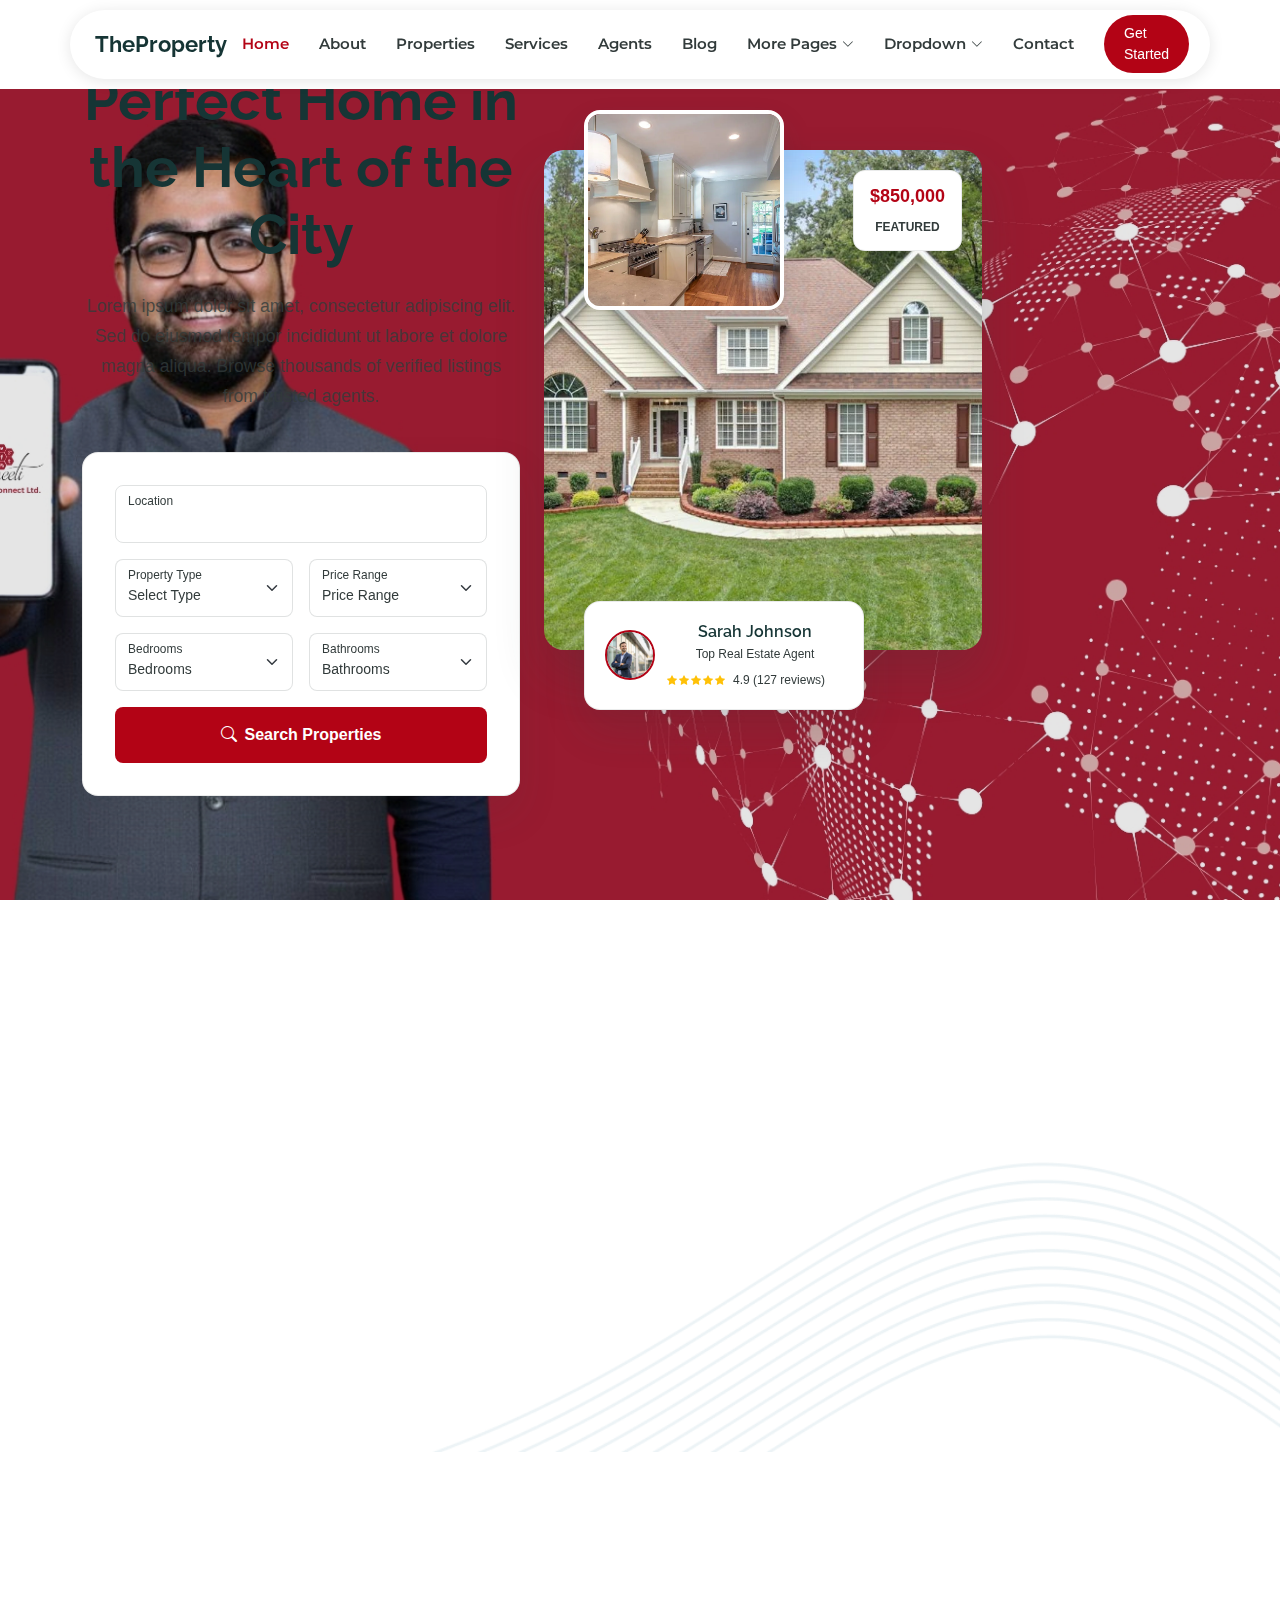
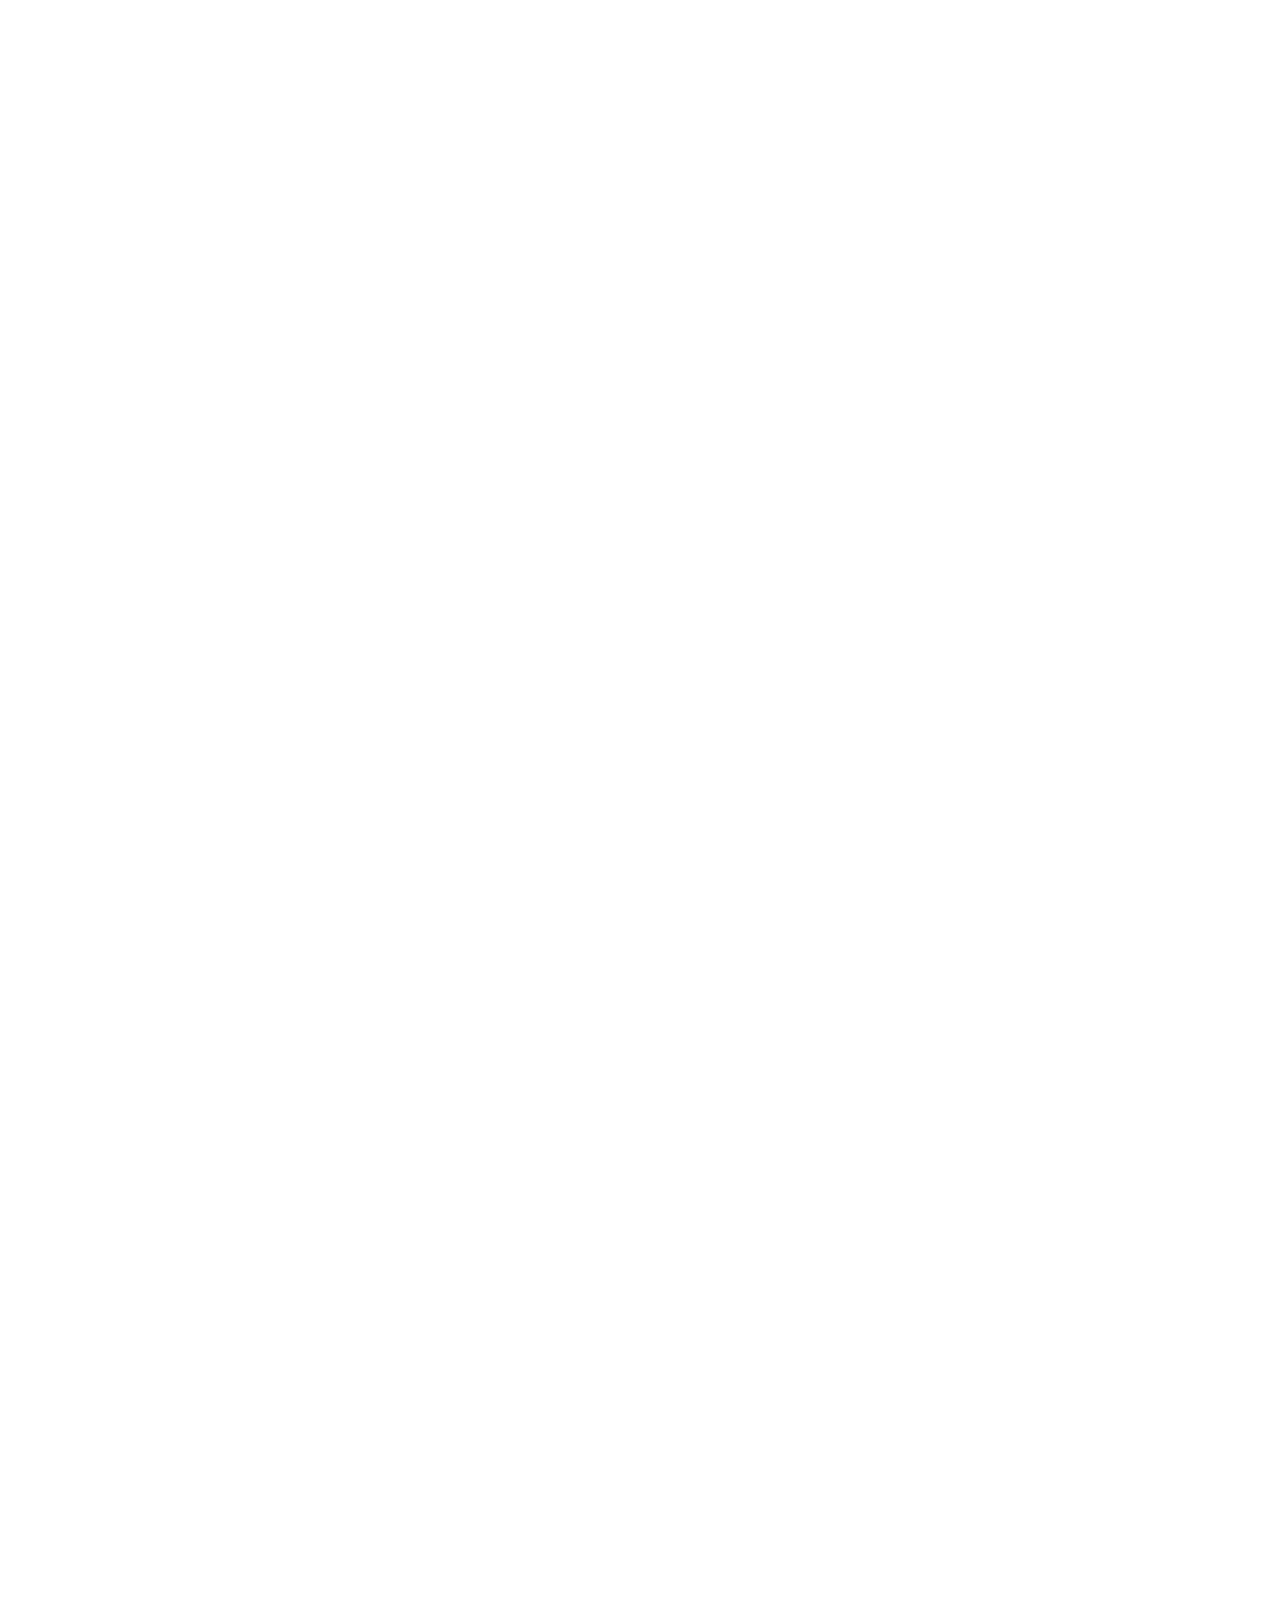
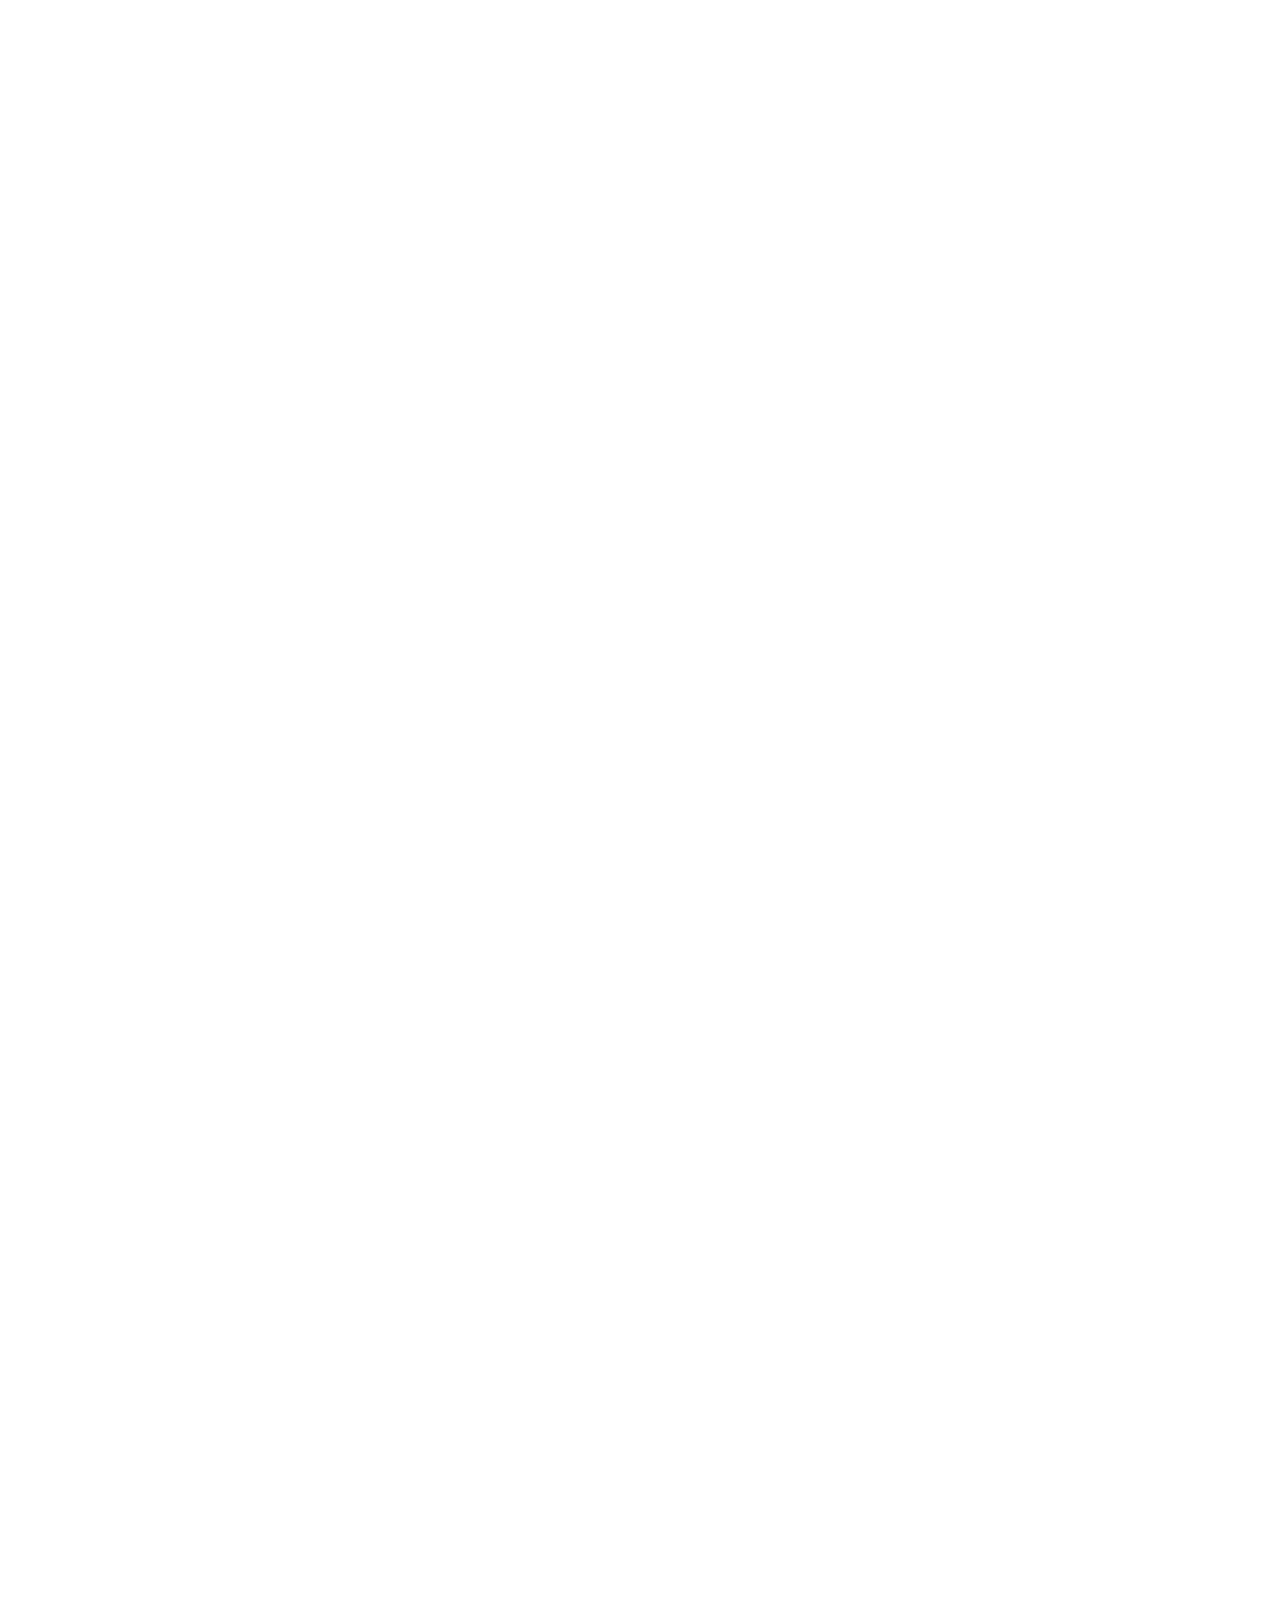
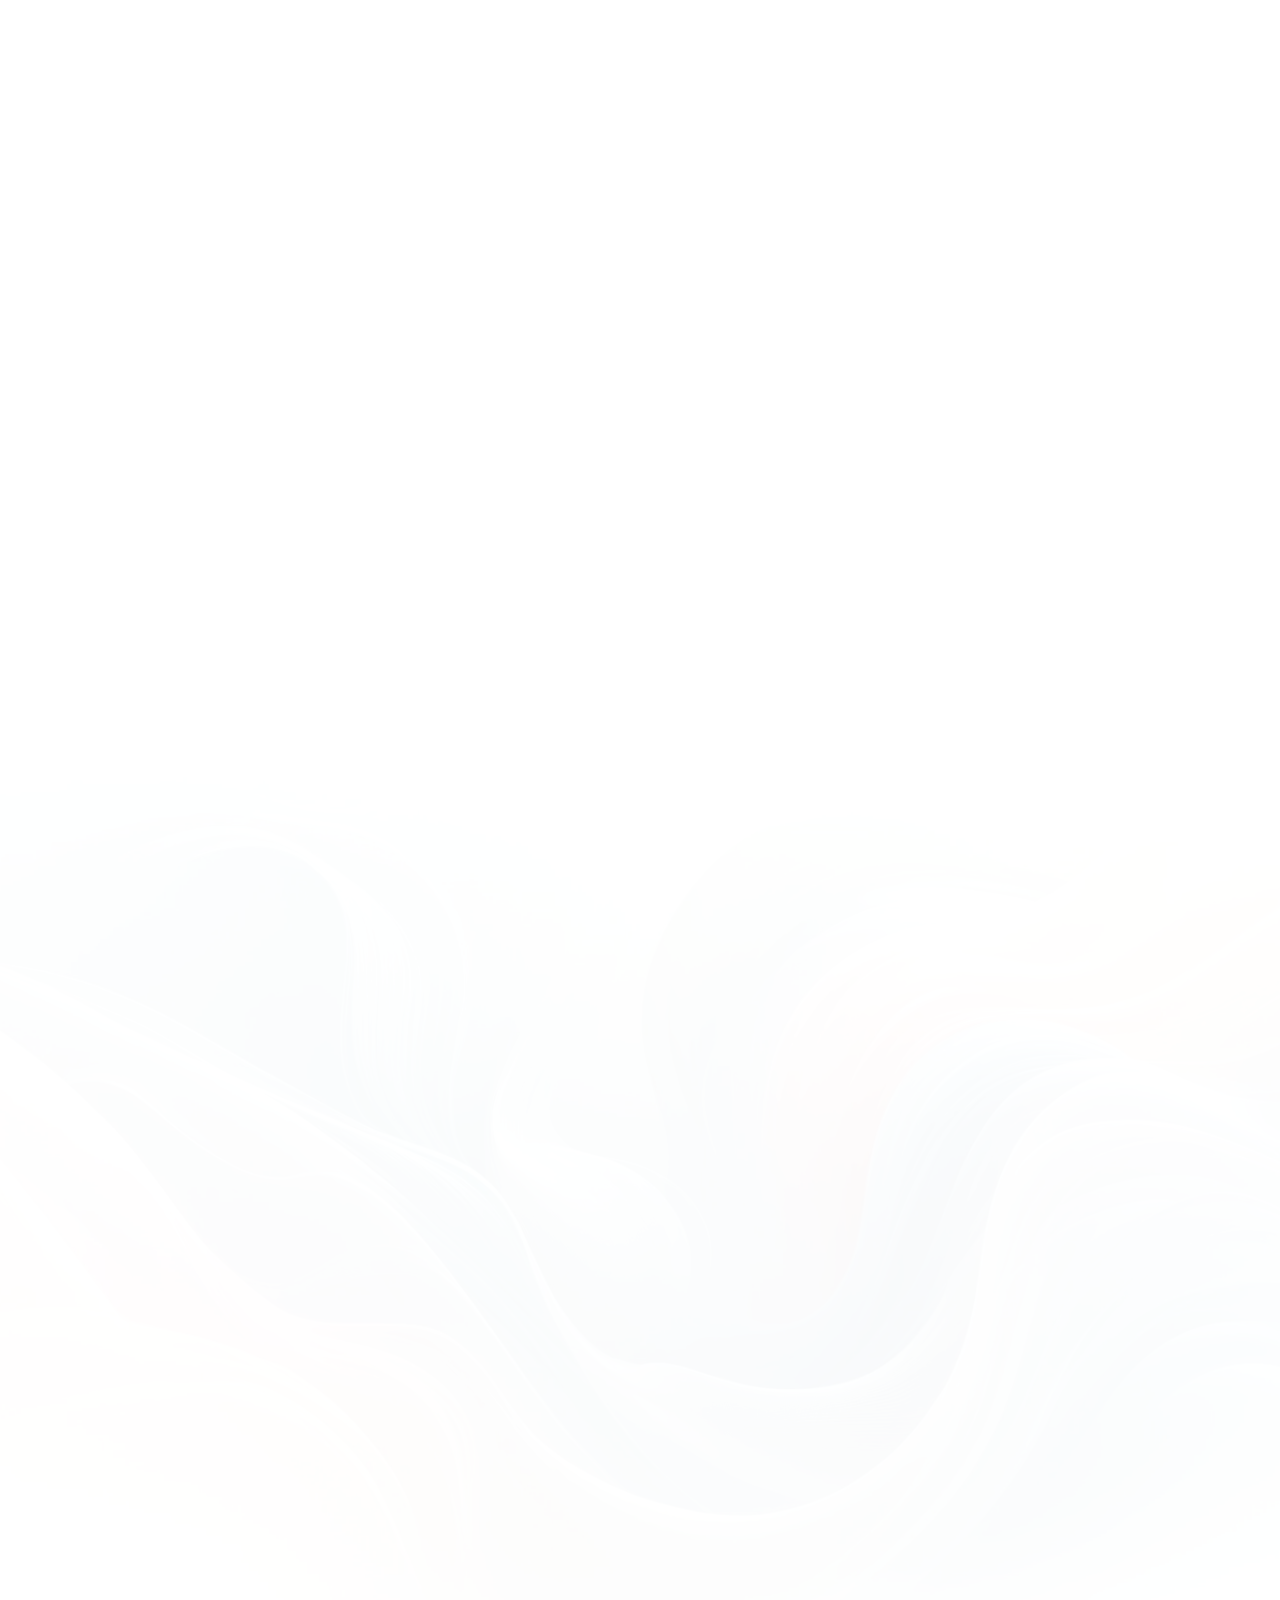
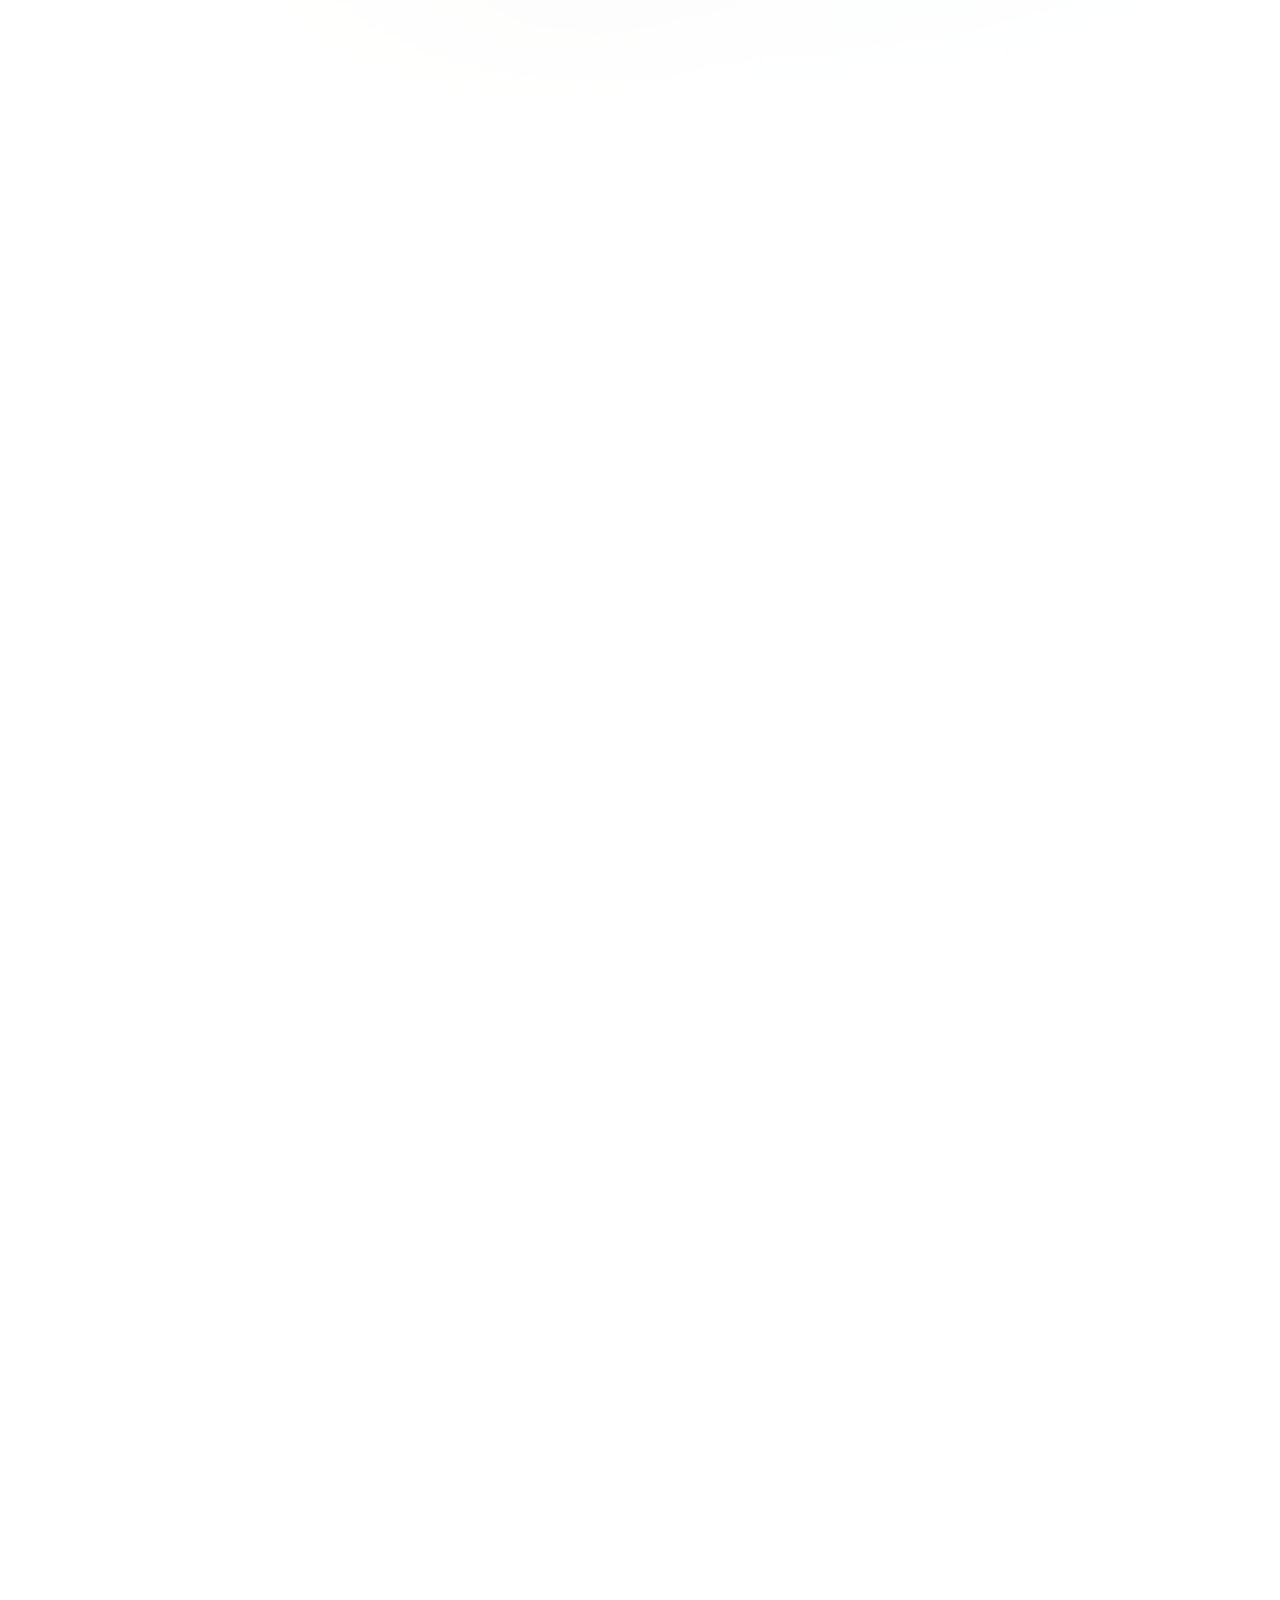
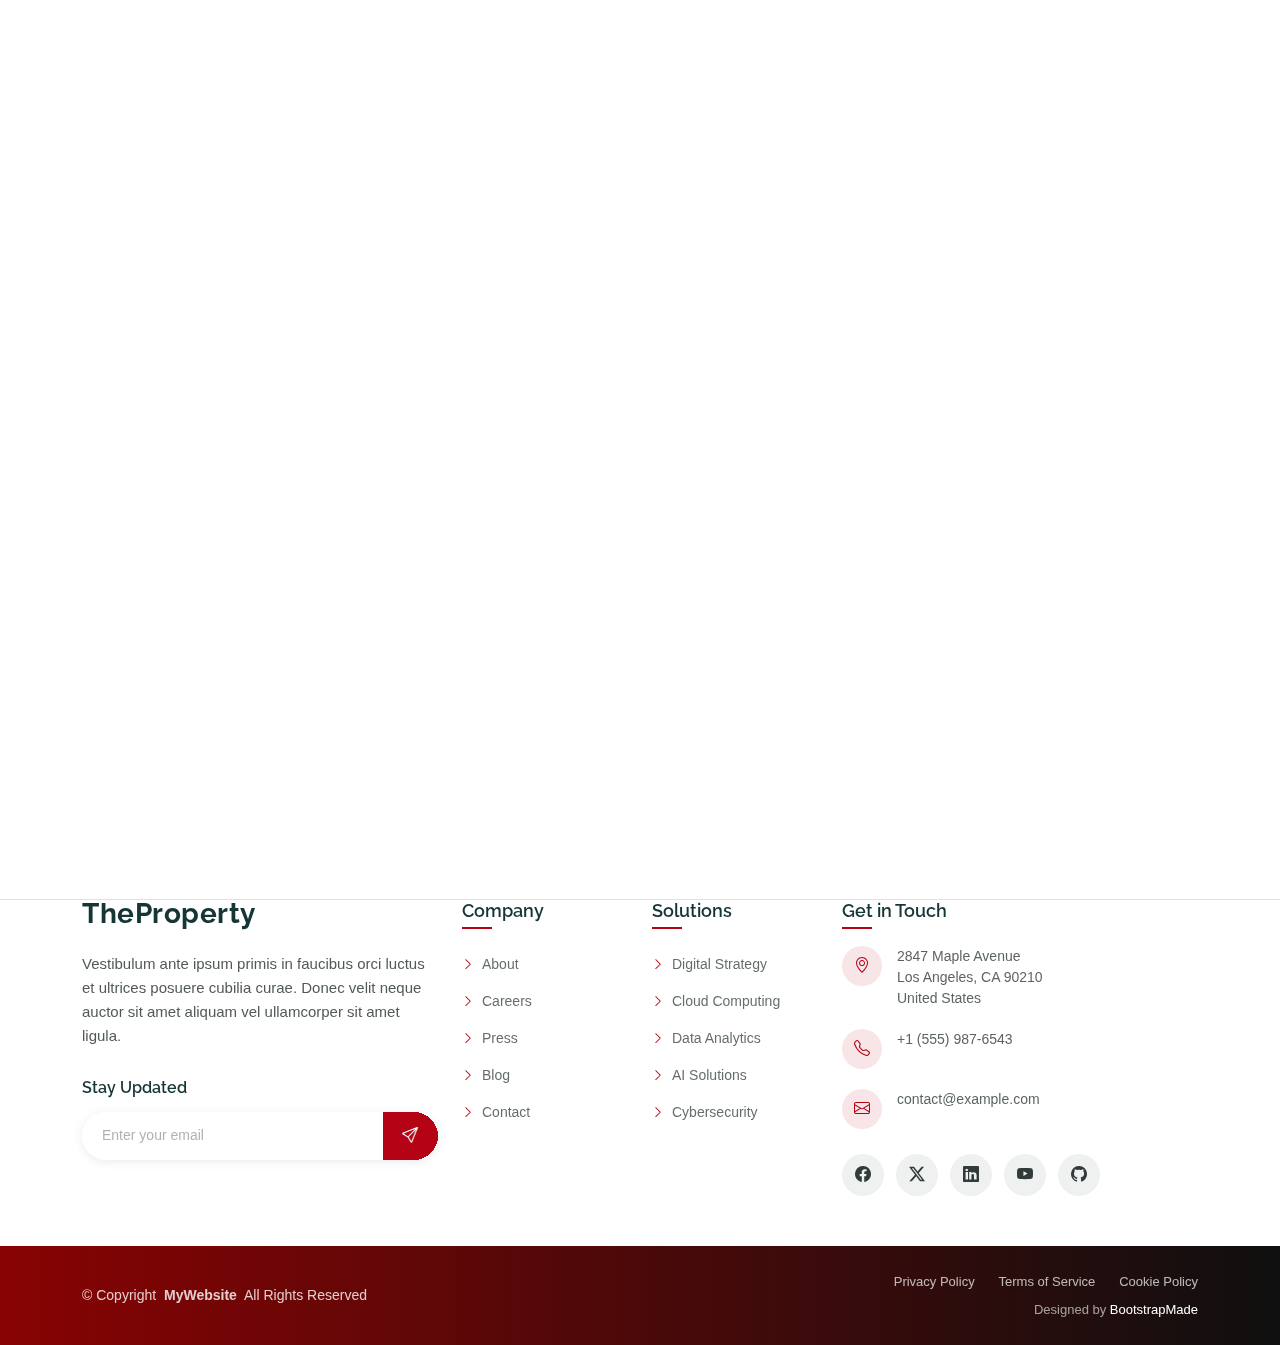
<file: index.html>
<!DOCTYPE html>
<html lang="en">

  <head>
    <meta charset="utf-8">
    <meta content="width=device-width, initial-scale=1.0" name="viewport">
    <title>Index - TheProperty Bootstrap Template</title>
    <meta name="description" content>
    <meta name="keywords" content>

    <!-- Favicons -->
    <link href="assets/img/favicon.png" rel="icon">
    <link href="assets/img/apple-touch-icon.png" rel="apple-touch-icon">

    <!-- Fonts -->
    <link href="https://fonts.googleapis.com" rel="preconnect">
    <link href="https://fonts.gstatic.com" rel="preconnect" crossorigin>
    <link
      href="https://fonts.googleapis.com/css2?family=Roboto:ital,wght@0,100;0,300;0,400;0,500;0,700;0,900;1,100;1,300;1,400;1,500;1,700;1,900&family=Montserrat:ital,wght@0,100;0,200;0,300;0,400;0,500;0,600;0,700;0,800;0,900;1,100;1,200;1,300;1,400;1,500;1,600;1,700;1,800;1,900&family=Raleway:ital,wght@0,100;0,200;0,300;0,400;0,500;0,600;0,700;0,800;0,900;1,100;1,200;1,300;1,400;1,500;1,600;1,700;1,800;1,900&display=swap"
      rel="stylesheet">

    <!-- Vendor CSS Files -->
    <link href="assets/vendor/bootstrap/css/bootstrap.min.css" rel="stylesheet">
    <link href="assets/vendor/bootstrap-icons/bootstrap-icons.css"
      rel="stylesheet">
    <link href="assets/vendor/aos/aos.css" rel="stylesheet">
    <link href="assets/vendor/glightbox/css/glightbox.min.css" rel="stylesheet">
    <link href="assets/vendor/swiper/swiper-bundle.min.css" rel="stylesheet">
    <link href="assets/vendor/drift-zoom/drift-basic.css" rel="stylesheet">

    <!-- Main CSS File -->
    <link href="assets/css/main.css" rel="stylesheet">

    <!-- =======================================================
  * Template Name: TheProperty
  * Template URL: https://bootstrapmade.com/theproperty-bootstrap-real-estate-template/
  * Updated: Aug 05 2025 with Bootstrap v5.3.7
  * Author: BootstrapMade.com
  * License: https://bootstrapmade.com/license/
  ======================================================== -->
  </head>

  <body class="index-page">

    <header id="header" class="header d-flex align-items-center fixed-top">
      <div
        class="header-container container-fluid container-xl position-relative d-flex align-items-center justify-content-between">

        <a href="index.html"
          class="logo d-flex align-items-center me-auto me-xl-0">
          <!-- Uncomment the line below if you also wish to use an image logo -->
          <!-- <img src="assets/img/logo.webp" alt=""> -->
          <h1 class="sitename">TheProperty</h1>
        </a>

        <nav id="navmenu" class="navmenu">
          <ul>
            <li><a href="index.html" class="active">Home</a></li>
            <li><a href="about.html">About</a></li>
            <li><a href="properties.html">Properties</a></li>
            <li><a href="services.html">Services</a></li>
            <li><a href="agents.html">Agents</a></li>
            <li><a href="blog.html">Blog</a></li>
            <li class="dropdown"><a href="#"><span>More Pages</span> <i
                  class="bi bi-chevron-down toggle-dropdown"></i></a>
              <ul>
                <li><a href="property-details.html">Property Details</a></li>
                <li><a href="service-details.html">Service Details</a></li>
                <li><a href="agent-profile.html">Agent Profile</a></li>
                <li><a href="blog-details.html">Blog Details</a></li>
                <li><a href="terms.html">Terms</a></li>
                <li><a href="privacy.html">Privacy</a></li>
                <li><a href="404.html">404</a></li>
              </ul>
            </li>

            <li class="dropdown"><a href="#"><span>Dropdown</span> <i
                  class="bi bi-chevron-down toggle-dropdown"></i></a>
              <ul>
                <li><a href="#">Dropdown 1</a></li>
                <li class="dropdown"><a href="#"><span>Deep Dropdown</span> <i
                      class="bi bi-chevron-down toggle-dropdown"></i></a>
                  <ul>
                    <li><a href="#">Deep Dropdown 1</a></li>
                    <li><a href="#">Deep Dropdown 2</a></li>
                    <li><a href="#">Deep Dropdown 3</a></li>
                    <li><a href="#">Deep Dropdown 4</a></li>
                    <li><a href="#">Deep Dropdown 5</a></li>
                  </ul>
                </li>
                <li><a href="#">Dropdown 2</a></li>
                <li><a href="#">Dropdown 3</a></li>
                <li><a href="#">Dropdown 4</a></li>
              </ul>
            </li>
            <li><a href="contact.html">Contact</a></li>
          </ul>
          <i class="mobile-nav-toggle d-xl-none bi bi-list"></i>
        </nav>

        <a class="btn-getstarted" href="properties.html">Get Started</a>

      </div>
    </header>

    <main class="main">

      <!-- Hero Section -->
      <section id="hero" class="hero section">

        <div class="container" data-aos="fade-up" data-aos-delay="100">

          <div class="hero-content">
            <div class="row align-items-center">

              <div class="col-lg-6 hero-text" data-aos="fade-right"
                data-aos-delay="200">
                <div class="hero-badge">
                  <i class="bi bi-star-fill"></i>
                  <span>Premium Properties</span>
                </div>
                <h1>Discover Your Perfect Home in the Heart of the City</h1>
                <p>Lorem ipsum dolor sit amet, consectetur adipiscing elit. Sed
                  do eiusmod tempor incididunt ut labore et dolore magna aliqua.
                  Browse thousands of verified listings from trusted agents.</p>

                <div class="search-form" data-aos="fade-up"
                  data-aos-delay="300">
                  <form action>
                    <div class="row g-3">
                      <div class="col-12">
                        <div class="form-floating">
                          <input type="text" class="form-control" id="location"
                            name="location" required>
                          <label for="location">Location</label>
                        </div>
                      </div>

                      <div class="col-md-6">
                        <div class="form-floating">
                          <select class="form-select" id="property-type"
                            name="property_type" required>
                            <option value>Select Type</option>
                            <option value="house">House</option>
                            <option value="apartment">Apartment</option>
                            <option value="condo">Condo</option>
                            <option value="townhouse">Townhouse</option>
                            <option value="land">Land</option>
                          </select>
                          <label for="property-type">Property Type</label>
                        </div>
                      </div>

                      <div class="col-md-6">
                        <div class="form-floating">
                          <select class="form-select" id="price-range"
                            name="price_range" required>
                            <option value>Price Range</option>
                            <option value="0-200000">Under $200K</option>
                            <option value="200000-500000">$200K - $500K</option>
                            <option value="500000-800000">$500K - $800K</option>
                            <option value="800000-1200000">$800K -
                              $1.2M</option>
                            <option value="1200000+">Above $1.2M</option>
                          </select>
                          <label for="price-range">Price Range</label>
                        </div>
                      </div>

                      <div class="col-md-6">
                        <div class="form-floating">
                          <select class="form-select" id="bedrooms"
                            name="bedrooms">
                            <option value>Bedrooms</option>
                            <option value="1">1 Bedroom</option>
                            <option value="2">2 Bedrooms</option>
                            <option value="3">3 Bedrooms</option>
                            <option value="4">4 Bedrooms</option>
                            <option value="5+">5+ Bedrooms</option>
                          </select>
                          <label for="bedrooms">Bedrooms</label>
                        </div>
                      </div>

                      <div class="col-md-6">
                        <div class="form-floating">
                          <select class="form-select" id="bathrooms"
                            name="bathrooms">
                            <option value>Bathrooms</option>
                            <option value="1">1 Bathroom</option>
                            <option value="2">2 Bathrooms</option>
                            <option value="3">3 Bathrooms</option>
                            <option value="4+">4+ Bathrooms</option>
                          </select>
                          <label for="bathrooms">Bathrooms</label>
                        </div>
                      </div>

                      <div class="col-12">
                        <button type="submit" class="btn btn-search w-100">
                          <i class="bi bi-search"></i>
                          Search Properties
                        </button>
                      </div>
                    </div>
                  </form>
                </div>

                <div class="hero-stats" data-aos="fade-up" data-aos-delay="400">
                  <div class="row">
                    <div class="col-4">
                      <div class="stat-item">
                        <h3><span data-purecounter-start="0"
                            data-purecounter-end="2847"
                            data-purecounter-duration="1"
                            class="purecounter"></span>+</h3>
                        <p>Properties Listed</p>
                      </div>
                    </div>
                    <div class="col-4">
                      <div class="stat-item">
                        <h3><span data-purecounter-start="0"
                            data-purecounter-end="156"
                            data-purecounter-duration="1"
                            class="purecounter"></span>+</h3>
                        <p>Verified Agents</p>
                      </div>
                    </div>
                    <div class="col-4">
                      <div class="stat-item">
                        <h3><span data-purecounter-start="0"
                            data-purecounter-end="98"
                            data-purecounter-duration="1"
                            class="purecounter"></span>%</h3>
                        <p>Client Satisfaction</p>
                      </div>
                    </div>
                  </div>
                </div>

              </div><!-- End Hero Text -->

              <div class="col-lg-6 hero-images" data-aos="fade-left"
                data-aos-delay="400">
                <div class="image-stack">
                  <div class="main-image">
                    <img src="assets/img/real-estate/property-exterior-3.webp"
                      alt="Luxury Property" class="img-fluid">
                    <div class="property-tag">
                      <span class="price">$850,000</span>
                      <span class="type">Featured</span>
                    </div>
                  </div>

                  <div class="secondary-image">
                    <img src="assets/img/real-estate/property-interior-7.webp"
                      alt="Property Interior" class="img-fluid">
                  </div>

                  <div class="floating-card">
                    <div class="agent-info">
                      <img src="assets/img/real-estate/agent-4.webp" alt="Agent"
                        class="agent-avatar">
                      <div class="agent-details">
                        <h5>Sarah Johnson</h5>
                        <p>Top Real Estate Agent</p>
                        <div class="rating">
                          <i class="bi bi-star-fill"></i>
                          <i class="bi bi-star-fill"></i>
                          <i class="bi bi-star-fill"></i>
                          <i class="bi bi-star-fill"></i>
                          <i class="bi bi-star-fill"></i>
                          <span>4.9 (127 reviews)</span>
                        </div>
                      </div>
                    </div>
                  </div>
                </div>
              </div><!-- End Hero Images -->

            </div>
          </div>

        </div>

      </section><!-- /Hero Section -->

      <!-- Home About Section -->
      <section id="home-about" class="home-about section">

        <div class="container" data-aos="fade-up" data-aos-delay="100">

          <div class="row align-items-center gy-5">

            <div class="col-lg-6 order-lg-2" data-aos="fade-left"
              data-aos-delay="200">
              <div class="image-section">
                <div class="main-image-wrapper">
                  <img src="assets/img/real-estate/property-exterior-7.webp"
                    alt="Premium Property" class="img-fluid main-image">
                  <div class="floating-card">
                    <div class="card-content">
                      <div class="icon">
                        <i class="bi bi-award"></i>
                      </div>
                      <div class="text">
                        <span class="number"><span data-purecounter-start="0"
                            data-purecounter-end="12"
                            data-purecounter-duration="1"
                            class="purecounter"></span>+</span>
                        <span class="label">Awards Won</span>
                      </div>
                    </div>
                  </div>
                </div>
                <div class="secondary-images">
                  <div class="small-image">
                    <img src="assets/img/real-estate/property-interior-8.webp"
                      alt="Interior Design" class="img-fluid">
                  </div>
                  <div class="small-image">
                    <img src="assets/img/real-estate/agent-3.webp"
                      alt="Expert Agent" class="img-fluid">
                  </div>
                </div>
              </div>
            </div>

            <div class="col-lg-6 order-lg-1" data-aos="fade-right"
              data-aos-delay="300">
              <div class="content-wrapper">
                <div class="section-badge">
                  <i class="bi bi-buildings"></i>
                  <span>Premium Real Estate</span>
                </div>

                <h2>Transforming Real Estate Dreams Into Reality</h2>

                <p>Lorem ipsum dolor sit amet consectetur adipiscing elit sed do
                  eiusmod tempor incididunt ut labore dolore magna aliqua. Enim
                  ad minim veniam quis nostrud exercitation ullamco laboris nisi
                  ut aliquip consequat.</p>

                <div class="stats-grid">
                  <div class="stat-item" data-aos="zoom-in"
                    data-aos-delay="400">
                    <div class="stat-number">
                      <span data-purecounter-start="0"
                        data-purecounter-end="2800"
                        data-purecounter-duration="2"
                        class="purecounter"></span>+
                    </div>
                    <div class="stat-label">Properties Listed</div>
                  </div>

                  <div class="stat-item" data-aos="zoom-in"
                    data-aos-delay="450">
                    <div class="stat-number">
                      <span data-purecounter-start="0" data-purecounter-end="95"
                        data-purecounter-duration="1"
                        class="purecounter"></span>%
                    </div>
                    <div class="stat-label">Success Rate</div>
                  </div>

                  <div class="stat-item" data-aos="zoom-in"
                    data-aos-delay="500">
                    <div class="stat-number">
                      <span data-purecounter-start="0" data-purecounter-end="24"
                        data-purecounter-duration="1"
                        class="purecounter"></span>/7
                    </div>
                    <div class="stat-label">Client Support</div>
                  </div>
                </div>

                <div class="features-list">
                  <div class="feature-item">
                    <i class="bi bi-check-circle"></i>
                    <span>Expert market analysis and pricing strategies</span>
                  </div>
                  <div class="feature-item">
                    <i class="bi bi-check-circle"></i>
                    <span>Personalized property matching services</span>
                  </div>
                  <div class="feature-item">
                    <i class="bi bi-check-circle"></i>
                    <span>Professional photography and virtual tours</span>
                  </div>
                </div>

                <div class="cta-wrapper">
                  <a href="about.html" class="btn-primary">
                    <span>Learn More About Us</span>
                    <i class="bi bi-arrow-right-circle"></i>
                  </a>
                  <div class="contact-quick">
                    <i class="bi bi-headset"></i>
                    <div class="contact-text">
                      <span>Need assistance?</span>
                      <a href="tel:+15559876543">+1 (555) 987-6543</a>
                    </div>
                  </div>
                </div>
              </div>
            </div>

          </div>

        </div>

      </section><!-- /Home About Section -->

      <!-- Featured Properties Section -->
      <section id="featured-properties" class="featured-properties section">

        <!-- Section Title -->
        <div class="container section-title" data-aos="fade-up">
          <h2>Featured Properties</h2>
          <p>Necessitatibus eius consequatur ex aliquid fuga eum quidem sint
            consectetur velit</p>
        </div><!-- End Section Title -->

        <div class="container" data-aos="fade-up" data-aos-delay="100">

          <div class="grid-featured" data-aos="zoom-in" data-aos-delay="150">

            <article class="highlight-card">
              <div class="media">
                <div class="badge-set">
                  <span class="flag featured">Featured</span>
                  <span class="flag premium">Premium</span>
                </div>
                <a href="property-details.html" class="image-link">
                  <img src="assets/img/real-estate/property-exterior-6.webp"
                    alt="Showcase Villa" class="img-fluid">
                </a>
                <div class="quick-specs">
                  <span><i class="bi bi-door-open"></i> 5 Beds</span>
                  <span><i class="bi bi-droplet"></i> 4 Baths</span>
                  <span><i class="bi bi-aspect-ratio"></i> 4,900 sq ft</span>
                </div>
              </div>
              <div class="content">
                <div class="top">
                  <div>
                    <h3><a href="property-details.html">Seaside Villa with
                        Infinity Pool</a></h3>
                    <div class="loc"><i class="bi bi-geo-alt-fill"></i>
                      Coronado, CA 92118</div>
                  </div>
                  <div class="price">$3,760,000</div>
                </div>
                <p class="excerpt">Praesent commodo cursus magna, fusce dapibus
                  tellus ac cursus commodo, vestibulum id ligula porta felis
                  euismod semper.</p>
                <div class="cta">
                  <a href="property-details.html" class="btn-main">Arrange
                    Visit</a>
                  <a href="property-details.html" class="btn-soft">More
                    Photos</a>
                  <div class="meta">
                    <span class="status for-sale">For Sale</span>
                    <span class="listed">Listed 2 days ago</span>
                  </div>
                </div>
              </div>
            </article><!-- End Highlight Card -->

            <div class="mini-list">

              <article class="mini-card" data-aos="fade-up"
                data-aos-delay="200">
                <a href="property-details.html" class="thumb">
                  <img src="assets/img/real-estate/property-interior-2.webp"
                    alt="Loft Haven" class="img-fluid" loading="lazy">
                  <span class="label hot"><i
                      class="bi bi-lightning-charge-fill"></i> Hot</span>
                </a>
                <div class="mini-body">
                  <h4><a href="property-details.html">Urban Loft with Skyline
                      Views</a></h4>
                  <div class="mini-loc"><i class="bi bi-geo"></i> Denver, CO
                    80203</div>
                  <div class="mini-specs">
                    <span><i class="bi bi-door-open"></i> 2</span>
                    <span><i class="bi bi-droplet"></i> 2</span>
                    <span><i class="bi bi-rulers"></i> 1,450 sq ft</span>
                  </div>
                  <div class="mini-foot">
                    <div class="mini-price">$689,000</div>
                    <a href="property-details.html" class="mini-btn">Details</a>
                  </div>
                </div>
              </article><!-- End Mini Card -->

              <article class="mini-card" data-aos="fade-up"
                data-aos-delay="250">
                <a href="property-details.html" class="thumb">
                  <img src="assets/img/real-estate/property-exterior-3.webp"
                    alt="Suburban Home" class="img-fluid" loading="lazy">
                  <span class="label new"><i class="bi bi-star-fill"></i>
                    New</span>
                </a>
                <div class="mini-body">
                  <h4><a href="property-details.html">Charming Suburban
                      Retreat</a></h4>
                  <div class="mini-loc"><i class="bi bi-geo"></i> Austin, TX
                    78745</div>
                  <div class="mini-specs">
                    <span><i class="bi bi-door-open"></i> 4</span>
                    <span><i class="bi bi-droplet"></i> 3</span>
                    <span><i class="bi bi-rulers"></i> 2,350 sq ft</span>
                  </div>
                  <div class="mini-foot">
                    <div class="mini-price">$545,000</div>
                    <a href="property-details.html" class="mini-btn">Details</a>
                  </div>
                </div>
              </article><!-- End Mini Card -->

              <article class="mini-card" data-aos="fade-up"
                data-aos-delay="300">
                <a href="property-details.html" class="thumb">
                  <img src="assets/img/real-estate/property-interior-7.webp"
                    alt="Penthouse" class="img-fluid" loading="lazy">
                  <span class="label featured"><i class="bi bi-gem"></i>
                    Featured</span>
                </a>
                <div class="mini-body">
                  <h4><a href="property-details.html">Glass-Roof Penthouse
                      Suite</a></h4>
                  <div class="mini-loc"><i class="bi bi-geo"></i> Miami, FL
                    33131</div>
                  <div class="mini-specs">
                    <span><i class="bi bi-door-open"></i> 3</span>
                    <span><i class="bi bi-droplet"></i> 3</span>
                    <span><i class="bi bi-rulers"></i> 2,120 sq ft</span>
                  </div>
                  <div class="mini-foot">
                    <div class="mini-price">$1,290,000</div>
                    <a href="property-details.html" class="mini-btn">Details</a>
                  </div>
                </div>
              </article><!-- End Mini Card -->

            </div><!-- End Mini List -->

          </div>

          <div class="row gy-4 mt-4">

            <div class="col-lg-4" data-aos="fade-up" data-aos-delay="300">
              <article class="stack-card">
                <figure class="stack-media">
                  <img src="assets/img/real-estate/property-exterior-8.webp"
                    alt="Modern Facade" class="img-fluid" loading="lazy">
                  <figcaption>
                    <span class="chip exclusive">Exclusive</span>
                  </figcaption>
                </figure>
                <div class="stack-body">
                  <h5><a href="property-details.html">Modern Courtyard
                      Residence</a></h5>
                  <div class="stack-loc"><i class="bi bi-geo-alt"></i>
                    Scottsdale, AZ 85251</div>
                  <ul class="stack-specs">
                    <li><i class="bi bi-door-open"></i> 4</li>
                    <li><i class="bi bi-droplet"></i> 3</li>
                    <li><i class="bi bi-aspect-ratio"></i> 2,980 sq ft</li>
                  </ul>
                  <div class="stack-foot">
                    <span class="stack-price">$1,025,000</span>
                    <a href="property-details.html" class="stack-link">View</a>
                  </div>
                </div>
              </article>
            </div>

            <div class="col-lg-4" data-aos="fade-up" data-aos-delay="350">
              <article class="stack-card">
                <figure class="stack-media">
                  <img src="assets/img/real-estate/property-interior-10.webp"
                    alt="Cozy Interior" class="img-fluid" loading="lazy">
                  <figcaption>
                    <span class="chip hot">Hot</span>
                  </figcaption>
                </figure>
                <div class="stack-body">
                  <h5><a href="property-details.html">Cozy Lakeview
                      Townhouse</a></h5>
                  <div class="stack-loc"><i class="bi bi-geo-alt"></i> Madison,
                    WI 53703</div>
                  <ul class="stack-specs">
                    <li><i class="bi bi-door-open"></i> 3</li>
                    <li><i class="bi bi-droplet"></i> 2</li>
                    <li><i class="bi bi-aspect-ratio"></i> 1,780 sq ft</li>
                  </ul>
                  <div class="stack-foot">
                    <span class="stack-price">$429,000</span>
                    <a href="property-details.html" class="stack-link">View</a>
                  </div>
                </div>
              </article>
            </div>

            <div class="col-lg-4" data-aos="fade-up" data-aos-delay="400">
              <article class="stack-card">
                <figure class="stack-media">
                  <img src="assets/img/real-estate/property-exterior-10.webp"
                    alt="Garden Home" class="img-fluid" loading="lazy">
                  <figcaption>
                    <span class="chip new">New</span>
                  </figcaption>
                </figure>
                <div class="stack-body">
                  <h5><a href="property-details.html">Garden Home Near
                      Downtown</a></h5>
                  <div class="stack-loc"><i class="bi bi-geo-alt"></i> Raleigh,
                    NC 27601</div>
                  <ul class="stack-specs">
                    <li><i class="bi bi-door-open"></i> 3</li>
                    <li><i class="bi bi-droplet"></i> 2</li>
                    <li><i class="bi bi-aspect-ratio"></i> 1,920 sq ft</li>
                  </ul>
                  <div class="stack-foot">
                    <span class="stack-price">$512,000</span>
                    <a href="property-details.html" class="stack-link">View</a>
                  </div>
                </div>
              </article>
            </div>

          </div>

        </div>

      </section><!-- /Featured Properties Section -->

      <!-- Featured Services Section -->
      <section id="featured-services" class="featured-services section">

        <!-- Section Title -->
        <div class="container section-title" data-aos="fade-up">
          <h2>Featured Services</h2>
          <p>Necessitatibus eius consequatur ex aliquid fuga eum quidem sint
            consectetur velit</p>
        </div><!-- End Section Title -->

        <div class="container" data-aos="fade-up" data-aos-delay="100">

          <div class="row g-4 justify-content-center">

            <div class="col-lg-3 col-md-6" data-aos="zoom-in"
              data-aos-delay="200">
              <div class="service-card">
                <div class="service-header">
                  <div class="service-icon">
                    <i class="bi bi-search"></i>
                  </div>
                  <div class="service-number">01</div>
                </div>
                <div class="service-content">
                  <h3><a href="service-details.html">Property Search</a></h3>
                  <p>Lorem ipsum dolor sit amet consectetur adipiscing elit sed
                    eiusmod tempor incididunt labore dolore magna</p>
                  <ul class="service-features">
                    <li><i class="bi bi-check2"></i> Advanced Search
                      Filters</li>
                    <li><i class="bi bi-check2"></i> 360° Virtual Tours</li>
                    <li><i class="bi bi-check2"></i> Real-time Updates</li>
                  </ul>
                </div>
                <div class="service-action">
                  <a href="service-details.html" class="service-btn">
                    <span>Explore Properties</span>
                    <i class="bi bi-arrow-right"></i>
                  </a>
                </div>
              </div>
            </div><!-- End Service Item -->

            <div class="col-lg-3 col-md-6" data-aos="zoom-in"
              data-aos-delay="300">
              <div class="service-card featured">
                <div class="service-header">
                  <div class="service-icon">
                    <i class="bi bi-graph-up"></i>
                  </div>
                  <div class="service-number">02</div>
                </div>
                <div class="service-content">
                  <h3><a href="service-details.html">Market Analysis</a></h3>
                  <p>Ut enim ad minim veniam quis nostrud exercitation ullamco
                    laboris nisi aliquip commodo consequat duis aute</p>
                  <ul class="service-features">
                    <li><i class="bi bi-check2"></i> Price Trend Reports</li>
                    <li><i class="bi bi-check2"></i> Investment Insights</li>
                    <li><i class="bi bi-check2"></i> Market Forecasting</li>
                  </ul>
                </div>
                <div class="service-action">
                  <a href="service-details.html" class="service-btn">
                    <span>Get Analysis</span>
                    <i class="bi bi-arrow-right"></i>
                  </a>
                </div>
              </div>
            </div><!-- End Service Item -->

            <div class="col-lg-3 col-md-6" data-aos="zoom-in"
              data-aos-delay="400">
              <div class="service-card">
                <div class="service-header">
                  <div class="service-icon">
                    <i class="bi bi-key"></i>
                  </div>
                  <div class="service-number">03</div>
                </div>
                <div class="service-content">
                  <h3><a href="service-details.html">Property
                      Management</a></h3>
                  <p>Excepteur sint occaecat cupidatat non proident sunt culpa
                    qui officia deserunt mollit anim laborum sed</p>
                  <ul class="service-features">
                    <li><i class="bi bi-check2"></i> Tenant Screening</li>
                    <li><i class="bi bi-check2"></i> Rental Collection</li>
                    <li><i class="bi bi-check2"></i> Maintenance Services</li>
                  </ul>
                </div>
                <div class="service-action">
                  <a href="service-details.html" class="service-btn">
                    <span>Manage Now</span>
                    <i class="bi bi-arrow-right"></i>
                  </a>
                </div>
              </div>
            </div><!-- End Service Item -->

            <div class="col-lg-3 col-md-6" data-aos="zoom-in"
              data-aos-delay="500">
              <div class="service-card">
                <div class="service-header">
                  <div class="service-icon">
                    <i class="bi bi-shield-check"></i>
                  </div>
                  <div class="service-number">04</div>
                </div>
                <div class="service-content">
                  <h3><a href="service-details.html">Legal Support</a></h3>
                  <p>Sed ut perspiciatis unde omnis iste natus error voluptatem
                    accusantium doloremque laudantium totam rem aperiam</p>
                  <ul class="service-features">
                    <li><i class="bi bi-check2"></i> Contract Review</li>
                    <li><i class="bi bi-check2"></i> Title Verification</li>
                    <li><i class="bi bi-check2"></i> Legal Documentation</li>
                  </ul>
                </div>
                <div class="service-action">
                  <a href="service-details.html" class="service-btn">
                    <span>Learn More</span>
                    <i class="bi bi-arrow-right"></i>
                  </a>
                </div>
              </div>
            </div><!-- End Service Item -->

          </div>

          <div class="text-center" data-aos="fade-up" data-aos-delay="600">
            <a href="services.html" class="btn-all-services">
              <span>Discover All Our Services</span>
              <i class="bi bi-arrow-up-right"></i>
            </a>
          </div>

        </div>

      </section><!-- /Featured Services Section -->

      <!-- Featured Agents Section -->
      <section id="featured-agents" class="featured-agents section">

        <!-- Section Title -->
        <div class="container section-title" data-aos="fade-up">
          <h2>Featured Agents</h2>
          <p>Necessitatibus eius consequatur ex aliquid fuga eum quidem sint
            consectetur velit</p>
        </div><!-- End Section Title -->

        <div class="container" data-aos="fade-up" data-aos-delay="100">

          <div class="row gy-5 justify-content-center">

            <div class="col-lg-6 col-xl-4" data-aos="fade-up"
              data-aos-delay="100">
              <div class="agent-card">
                <div class="agent-image">
                  <img src="assets/img/real-estate/agent-5.webp" alt="Top Agent"
                    class="img-fluid">
                  <div class="agent-overlay">
                    <div class="contact-buttons">
                      <a href="tel:+14159876543" class="btn-contact"
                        title="Call Agent">
                        <i class="bi bi-telephone"></i>
                      </a>
                      <a href="mailto:lisa.thompson@example.com"
                        class="btn-contact" title="Email Agent">
                        <i class="bi bi-envelope"></i>
                      </a>
                      <a href="#" class="btn-contact" title="WhatsApp">
                        <i class="bi bi-whatsapp"></i>
                      </a>
                    </div>
                  </div>
                  <div class="status-badge top-agent">Top Agent</div>
                </div>
                <div class="agent-info">
                  <div class="agent-meta">
                    <h3 class="agent-name">Lisa Thompson</h3>
                    <p class="agent-title">Luxury Property Expert</p>
                  </div>
                  <div class="agent-stats">
                    <div class="stat-item">
                      <span class="stat-number">150+</span>
                      <span class="stat-label">Properties Sold</span>
                    </div>
                    <div class="stat-divider"></div>
                    <div class="stat-item">
                      <span class="stat-number">4.9</span>
                      <span class="stat-label">Rating</span>
                    </div>
                  </div>
                  <div class="location-tag">
                    <i class="bi bi-geo-alt"></i>
                    <span>Miami Beach</span>
                  </div>
                  <div class="specialties">
                    <span class="specialty-tag">Waterfront</span>
                    <span class="specialty-tag">High-Rise</span>
                  </div>
                  <a href="agent-profile.html" class="profile-link">View Full
                    Profile</a>
                </div>
              </div>
            </div><!-- End Agent Card -->

            <div class="col-lg-6 col-xl-4" data-aos="fade-up"
              data-aos-delay="200">
              <div class="agent-card">
                <div class="agent-image">
                  <img src="assets/img/real-estate/agent-4.webp" alt="Top Agent"
                    class="img-fluid">
                  <div class="agent-overlay">
                    <div class="contact-buttons">
                      <a href="tel:+14159876544" class="btn-contact"
                        title="Call Agent">
                        <i class="bi bi-telephone"></i>
                      </a>
                      <a href="mailto:robert.chen@example.com"
                        class="btn-contact" title="Email Agent">
                        <i class="bi bi-envelope"></i>
                      </a>
                      <a href="#" class="btn-contact" title="WhatsApp">
                        <i class="bi bi-whatsapp"></i>
                      </a>
                    </div>
                  </div>
                  <div class="status-badge certified">Certified</div>
                </div>
                <div class="agent-info">
                  <div class="agent-meta">
                    <h3 class="agent-name">Robert Chen</h3>
                    <p class="agent-title">Commercial Specialist</p>
                  </div>
                  <div class="agent-stats">
                    <div class="stat-item">
                      <span class="stat-number">90+</span>
                      <span class="stat-label">Commercial Sales</span>
                    </div>
                    <div class="stat-divider"></div>
                    <div class="stat-item">
                      <span class="stat-number">4.8</span>
                      <span class="stat-label">Rating</span>
                    </div>
                  </div>
                  <div class="location-tag">
                    <i class="bi bi-geo-alt"></i>
                    <span>Downtown</span>
                  </div>
                  <div class="specialties">
                    <span class="specialty-tag">Office Space</span>
                    <span class="specialty-tag">Retail</span>
                  </div>
                  <a href="agent-profile.html" class="profile-link">View Full
                    Profile</a>
                </div>
              </div>
            </div><!-- End Agent Card -->

            <div class="col-lg-6 col-xl-4" data-aos="fade-up"
              data-aos-delay="300">
              <div class="agent-card">
                <div class="agent-image">
                  <img src="assets/img/real-estate/agent-8.webp" alt="Top Agent"
                    class="img-fluid">
                  <div class="agent-overlay">
                    <div class="contact-buttons">
                      <a href="tel:+14159876545" class="btn-contact"
                        title="Call Agent">
                        <i class="bi bi-telephone"></i>
                      </a>
                      <a href="mailto:maria.gonzalez@example.com"
                        class="btn-contact" title="Email Agent">
                        <i class="bi bi-envelope"></i>
                      </a>
                      <a href="#" class="btn-contact" title="WhatsApp">
                        <i class="bi bi-whatsapp"></i>
                      </a>
                    </div>
                  </div>
                  <div class="status-badge new-star">Rising Star</div>
                </div>
                <div class="agent-info">
                  <div class="agent-meta">
                    <h3 class="agent-name">Maria Gonzalez</h3>
                    <p class="agent-title">Residential Advisor</p>
                  </div>
                  <div class="agent-stats">
                    <div class="stat-item">
                      <span class="stat-number">75+</span>
                      <span class="stat-label">Happy Families</span>
                    </div>
                    <div class="stat-divider"></div>
                    <div class="stat-item">
                      <span class="stat-number">4.9</span>
                      <span class="stat-label">Rating</span>
                    </div>
                  </div>
                  <div class="location-tag">
                    <i class="bi bi-geo-alt"></i>
                    <span>Suburbs</span>
                  </div>
                  <div class="specialties">
                    <span class="specialty-tag">Family Homes</span>
                    <span class="specialty-tag">First-Time</span>
                  </div>
                  <a href="agent-profile.html" class="profile-link">View Full
                    Profile</a>
                </div>
              </div>
            </div><!-- End Agent Card -->

          </div>

          <div class="text-center mt-5" data-aos="fade-up" data-aos-delay="400">
            <a href="agents.html" class="explore-agents-btn">
              <span>Explore All Our Agents</span>
              <i class="bi bi-arrow-right-circle"></i>
            </a>
          </div>

        </div>

      </section><!-- /Featured Agents Section -->

      <!-- Testimonials Section -->
      <section id="testimonials" class="testimonials section light-background">

        <!-- Section Title -->
        <div class="container section-title" data-aos="fade-up">
          <h2>Testimonials</h2>
          <p>Necessitatibus eius consequatur ex aliquid fuga eum quidem sint
            consectetur velit</p>
        </div><!-- End Section Title -->

        <div class="container" data-aos="fade-up" data-aos-delay="100">

          <div class="testimonials-slider swiper init-swiper">
            <script type="application/json" class="swiper-config">
            {
              "slidesPerView": 1,
              "loop": true,
              "speed": 600,
              "autoplay": {
                "delay": 5000
              },
              "navigation": {
                "nextEl": ".swiper-button-next",
                "prevEl": ".swiper-button-prev"
              }
            }
          </script>

            <div class="swiper-wrapper">

              <div class="swiper-slide">
                <div class="testimonial-item">
                  <div class="row">
                    <div class="col-lg-8">
                      <h2>Sed ut perspiciatis unde omnis</h2>
                      <p>
                        Proin iaculis purus consequat sem cure digni ssim donec
                        porttitora entum suscipit rhoncus. Accusantium quam,
                        ultricies eget id, aliquam eget nibh et. Maecen aliquam,
                        risus at semper.
                      </p>
                      <p>
                        Beatae magnam dolore quia ipsum. Voluptatem totam et qui
                        dolore dignissimos. Amet quia sapiente laudantium nihil
                        illo et assumenda sit cupiditate. Nam perspiciatis
                        perferendis minus consequatur. Enim ut eos quo.
                      </p>
                      <div class="profile d-flex align-items-center">
                        <img src="assets/img/person/person-m-7.webp"
                          class="profile-img" alt>
                        <div class="profile-info">
                          <h3>Saul Goodman</h3>
                          <span>Client</span>
                        </div>
                      </div>
                    </div>
                    <div class="col-lg-4 d-none d-lg-block">
                      <div class="featured-img-wrapper">
                        <img src="assets/img/person/person-m-7.webp"
                          class="featured-img" alt>
                      </div>
                    </div>
                  </div>
                </div>
              </div><!-- End Testimonial Item -->

              <div class="swiper-slide">
                <div class="testimonial-item">
                  <div class="row">
                    <div class="col-lg-8">
                      <h2>Nemo enim ipsam voluptatem</h2>
                      <p>
                        Export tempor illum tamen malis malis eram quae irure
                        esse labore quem cillum quid cillum eram malis quorum
                        velit fore eram velit sunt aliqua noster fugiat irure
                        amet legam anim culpa.
                      </p>
                      <p>
                        Dolorem excepturi esse qui amet maxime quibusdam aut
                        repellendus voluptatum. Corrupti enim a repellat cumque
                        est laborum fuga consequuntur. Dolorem nostrum deleniti
                        quas voluptatem iure dolorum rerum. Repudiandae
                        doloribus ut repellat harum vero aut. Modi aut velit
                        aperiam aspernatur odit ut vitae.
                      </p>
                      <div class="profile d-flex align-items-center">
                        <img src="assets/img/person/person-f-8.webp"
                          class="profile-img" alt>
                        <div class="profile-info">
                          <h3>Sara Wilsson</h3>
                          <span>Designer</span>
                        </div>
                      </div>
                    </div>
                    <div class="col-lg-4 d-none d-lg-block">
                      <div class="featured-img-wrapper">
                        <img src="assets/img/person/person-f-8.webp"
                          class="featured-img" alt>
                      </div>
                    </div>
                  </div>
                </div>
              </div><!-- End Testimonial Item -->

              <div class="swiper-slide">
                <div class="testimonial-item">
                  <div class="row">
                    <div class="col-lg-8">
                      <h2>
                        Labore nostrum eos impedit
                      </h2>
                      <p>
                        Fugiat enim eram quae cillum dolore dolor amet nulla
                        culpa multos export minim fugiat minim velit minim dolor
                        enim duis veniam ipsum anim magna sunt elit fore quem
                        dolore labore illum veniam.
                      </p>
                      <p>
                        Itaque ut explicabo vero occaecati est quam rerum sed.
                        Numquam tempora aut aut quaerat quia illum. Nobis quia
                        autem odit ipsam numquam. Doloribus sit sint corporis
                        eius totam fuga. Hic nostrum suscipit corrupti nam
                        expedita adipisci aut optio.
                      </p>
                      <div class="profile d-flex align-items-center">
                        <img src="assets/img/person/person-m-9.webp"
                          class="profile-img" alt>
                        <div class="profile-info">
                          <h3>Matt Brandon</h3>
                          <span>Freelancer</span>
                        </div>
                      </div>
                    </div>
                    <div class="col-lg-4 d-none d-lg-block">
                      <div class="featured-img-wrapper">
                        <img src="assets/img/person/person-m-9.webp"
                          class="featured-img" alt>
                      </div>
                    </div>
                  </div>
                </div>
              </div><!-- End Testimonial Item -->

              <div class="swiper-slide">
                <div class="testimonial-item">
                  <div class="row">
                    <div class="col-lg-8">
                      <h2>Impedit dolor facilis nulla</h2>
                      <p>
                        Enim nisi quem export duis labore cillum quae magna enim
                        sint quorum nulla quem veniam duis minim tempor labore
                        quem eram duis noster aute amet eram fore quis sint
                        minim.
                      </p>
                      <p>
                        Omnis aspernatur accusantium qui delectus praesentium
                        repellendus. Facilis sint odio aspernatur voluptas
                        commodi qui qui qui pariatur. Corrupti deleniti itaque
                        quaerat ipsum deleniti culpa tempora tempore. Et
                        consequatur exercitationem hic aspernatur nobis est
                        voluptatibus architecto laborum.
                      </p>
                      <div class="profile d-flex align-items-center">
                        <img src="assets/img/person/person-f-10.webp"
                          class="profile-img" alt>
                        <div class="profile-info">
                          <h3>Jena Karlis</h3>
                          <span>Store Owner</span>
                        </div>
                      </div>
                    </div>
                    <div class="col-lg-4 d-none d-lg-block">
                      <div class="featured-img-wrapper">
                        <img src="assets/img/person/person-f-10.webp"
                          class="featured-img" alt>
                      </div>
                    </div>
                  </div>
                </div>
              </div><!-- End Testimonial Item -->

            </div>

            <div
              class="swiper-navigation w-100 d-flex align-items-center justify-content-center">
              <div class="swiper-button-prev"></div>
              <div class="swiper-button-next"></div>
            </div>

          </div>

        </div>

      </section><!-- /Testimonials Section -->

      <!-- Why Us Section -->
      <section id="why-us" class="why-us section">

        <!-- Section Title -->
        <div class="container section-title" data-aos="fade-up">
          <h2>Why Us</h2>
          <p>Necessitatibus eius consequatur ex aliquid fuga eum quidem sint
            consectetur velit</p>
        </div><!-- End Section Title -->

        <div class="container" data-aos="fade-up" data-aos-delay="100">

          <div class="row align-items-center gy-5">

            <div class="col-lg-5" data-aos="fade-right" data-aos-delay="200">
              <div class="image-showcase">
                <div class="main-image-wrapper">
                  <img src="assets/img/real-estate/property-exterior-3.webp"
                    alt="Premium Property" class="img-fluid main-image">
                  <div class="image-overlay">
                    <a href="https://www.youtube.com/watch?v=Y7f98aduVJ8"
                      class="glightbox">
                      <div class="overlay-content">
                        <i class="bi bi-play-circle-fill play-icon"></i>
                        <span>Watch Our Story</span>
                      </div>
                    </a>
                  </div>
                </div>

                <div class="floating-stats">
                  <div class="stat-badge">
                    <span class="stat-number">15+</span>
                    <span class="stat-text">Years Excellence</span>
                  </div>
                  <div class="stat-badge">
                    <span class="stat-number">3.2K</span>
                    <span class="stat-text">Happy Clients</span>
                  </div>
                </div>

                <div class="experience-card">
                  <div class="card-icon">
                    <i class="bi bi-gem"></i>
                  </div>
                  <div class="card-content">
                    <h5>Premier Service</h5>
                    <p>Luxury real estate expertise since 2009</p>
                  </div>
                </div>
              </div>
            </div>

            <div class="col-lg-7" data-aos="fade-left" data-aos-delay="300">
              <div class="content-wrapper">
                <div class="section-badge">
                  <i class="bi bi-star-fill me-2"></i>
                  Why Elite Properties
                </div>

                <h2>Your Gateway to Exceptional Real Estate Experiences</h2>
                <p class="lead-text">Lorem ipsum dolor sit amet, consectetur
                  adipiscing elit. Sed do eiusmod tempor incididunt ut labore et
                  dolore magna aliqua. Ut enim ad minim veniam, quis nostrud
                  exercitation.</p>

                <div class="benefits-grid">
                  <div class="benefit-item" data-aos="fade-up"
                    data-aos-delay="400">
                    <div class="benefit-icon">
                      <i class="bi bi-geo-alt-fill"></i>
                    </div>
                    <div class="benefit-content">
                      <h4>Prime Locations</h4>
                      <p>Exclusive access to the most sought-after neighborhoods
                        and emerging markets.</p>
                    </div>
                  </div>

                  <div class="benefit-item" data-aos="fade-up"
                    data-aos-delay="450">
                    <div class="benefit-icon">
                      <i class="bi bi-shield-fill-check"></i>
                    </div>
                    <div class="benefit-content">
                      <h4>Guaranteed Results</h4>
                      <p>Our proven track record ensures successful transactions
                        and satisfied clients.</p>
                    </div>
                  </div>

                  <div class="benefit-item" data-aos="fade-up"
                    data-aos-delay="500">
                    <div class="benefit-icon">
                      <i class="bi bi-clock-fill"></i>
                    </div>
                    <div class="benefit-content">
                      <h4>Fast Processing</h4>
                      <p>Streamlined processes and expert negotiation to close
                        deals efficiently.</p>
                    </div>
                  </div>

                  <div class="benefit-item" data-aos="fade-up"
                    data-aos-delay="550">
                    <div class="benefit-icon">
                      <i class="bi bi-people-fill"></i>
                    </div>
                    <div class="benefit-content">
                      <h4>Expert Team</h4>
                      <p>Certified professionals with deep market knowledge and
                        client dedication.</p>
                    </div>
                  </div>
                </div>

                <div class="achievement-highlights" data-aos="fade-up"
                  data-aos-delay="600">
                  <div class="highlight-item">
                    <span class="highlight-number purecounter"
                      data-purecounter-start="0" data-purecounter-end="94"
                      data-purecounter-duration="2"></span>%
                    <span class="highlight-label">Success Rate</span>
                  </div>
                  <div class="highlight-divider"></div>
                  <div class="highlight-item">
                    <span class="highlight-number purecounter"
                      data-purecounter-start="0" data-purecounter-end="1800"
                      data-purecounter-duration="2"></span>+
                    <span class="highlight-label">Properties Sold</span>
                  </div>
                  <div class="highlight-divider"></div>
                  <div class="highlight-item">
                    <span class="highlight-number purecounter"
                      data-purecounter-start="0" data-purecounter-end="24"
                      data-purecounter-duration="2"></span>/7
                    <span class="highlight-label">Support Available</span>
                  </div>
                </div>

                <div class="action-buttons" data-aos="fade-up"
                  data-aos-delay="650">
                  <a href="properties.html" class="btn btn-primary">Explore
                    Properties</a>
                  <a href="contact.html" class="btn btn-outline">Schedule
                    Consultation</a>
                </div>
              </div>
            </div>

          </div>

        </div>

      </section><!-- /Why Us Section -->

      <!-- Recent Blog Posts Section -->
      <section id="recent-blog-posts" class="recent-blog-posts section">

        <!-- Section Title -->
        <div class="container section-title" data-aos="fade-up">
          <h2>Recent Blog Posts</h2>
          <p>Necessitatibus eius consequatur ex aliquid fuga eum quidem sint
            consectetur velit</p>
        </div><!-- End Section Title -->

        <div class="container">

          <div class="row gy-5">

            <div class="col-xl-4 col-md-6" data-aos="fade-up"
              data-aos-delay="100">
              <div class="post-item position-relative h-100">

                <div class="post-img position-relative overflow-hidden">
                  <img src="assets/img/blog/blog-post-1.webp" class="img-fluid"
                    alt>
                  <span class="post-date">December 12</span>
                </div>

                <div class="post-content d-flex flex-column">
                  <h3 class="post-title">Eum ad dolor et. Autem aut fugiat
                    debitis</h3>
                  <a href="blog-details.html"
                    class="readmore stretched-link"><span>Read More</span><i
                      class="bi bi-arrow-right"></i></a>
                </div>

              </div>
            </div><!-- End post item -->

            <div class="col-xl-4 col-md-6" data-aos="fade-up"
              data-aos-delay="200">
              <div class="post-item position-relative h-100">

                <div class="post-img position-relative overflow-hidden">
                  <img src="assets/img/blog/blog-post-2.webp" class="img-fluid"
                    alt>
                  <span class="post-date">July 17</span>
                </div>

                <div class="post-content d-flex flex-column">
                  <h3 class="post-title">Et repellendus molestiae qui est sed
                    omnis</h3>
                  <a href="blog-details.html"
                    class="readmore stretched-link"><span>Read More</span><i
                      class="bi bi-arrow-right"></i></a>
                </div>

              </div>
            </div><!-- End post item -->

            <div class="col-xl-4 col-md-6" data-aos="fade-up"
              data-aos-delay="300">
              <div class="post-item position-relative h-100">

                <div class="post-img position-relative overflow-hidden">
                  <img src="assets/img/blog/blog-post-3.webp" class="img-fluid"
                    alt>
                  <span class="post-date">September 05</span>
                </div>

                <div class="post-content d-flex flex-column">
                  <h3 class="post-title">Quia assumenda est et veritati tirana
                    ploder</h3>
                  <a href="blog-details.html"
                    class="readmore stretched-link"><span>Read More</span><i
                      class="bi bi-arrow-right"></i></a>
                </div>

              </div>
            </div><!-- End post item -->

          </div>

        </div>

      </section><!-- /Recent Blog Posts Section -->

      <!-- Call To Action Section -->
      <section class="call-to-action-2 call-to-action section light-background"
        id="call-to-action">
        <div class="container" data-aos="fade-up" data-aos-delay="100">

          <div class="row align-items-center">
            <div class="col-lg-6 order-2 order-lg-1" data-aos="fade-right"
              data-aos-delay="200">

              <div class="cta-content">
                <div class="section-badge">Your Property Journey Starts
                  Here</div>
                <h2>Ready to Find Your Perfect Investment?</h2>
                <p>Vestibulum ante ipsum primis in faucibus orci luctus et
                  ultrices posuere cubilia curae; Mauris viverra veniam sit amet
                  lacus cursus. Sed ut perspiciatis unde omnis iste natus error
                  sit voluptatem.</p>

                <div class="benefits-list">
                  <div class="benefit-item" data-aos="fade-up"
                    data-aos-delay="300">
                    <i class="bi bi-check-circle-fill"></i>
                    <span>Expert market analysis and insights</span>
                  </div>
                  <div class="benefit-item" data-aos="fade-up"
                    data-aos-delay="350">
                    <i class="bi bi-check-circle-fill"></i>
                    <span>Personalized property recommendations</span>
                  </div>
                  <div class="benefit-item" data-aos="fade-up"
                    data-aos-delay="400">
                    <i class="bi bi-check-circle-fill"></i>
                    <span>End-to-end transaction support</span>
                  </div>
                </div>

                <div class="cta-actions">
                  <a href="contact.html" class="btn btn-primary">
                    <i class="bi bi-person-lines-fill"></i>
                    Get Free Consultation
                  </a>
                  <a href="contact.html" class="btn btn-secondary">
                    <i class="bi bi-telephone-fill"></i>
                    Call (555) 123-4567
                  </a>
                </div>

              </div><!-- End CTA Content -->

            </div><!-- End Left Column -->

            <div class="col-lg-6 order-1 order-lg-2" data-aos="fade-left"
              data-aos-delay="250">

              <div class="cta-visual">
                <div class="main-image">
                  <img src="assets/img/real-estate/property-exterior-5.webp"
                    alt="Property Investment" class="img-fluid">
                  <div class="overlay-badge">
                    <i class="bi bi-star-fill"></i>
                    <span>Trusted by 500+ Clients</span>
                  </div>
                </div>

                <div class="floating-stats">
                  <div class="stat-card" data-aos="zoom-in"
                    data-aos-delay="450">
                    <div class="stat-icon">
                      <i class="bi bi-house-heart-fill"></i>
                    </div>
                    <div class="stat-info">
                      <span class="stat-number">850+</span>
                      <span class="stat-label">Properties Sold</span>
                    </div>
                  </div>

                  <div class="stat-card" data-aos="zoom-in"
                    data-aos-delay="500">
                    <div class="stat-icon">
                      <i class="bi bi-trophy-fill"></i>
                    </div>
                    <div class="stat-info">
                      <span class="stat-number">15</span>
                      <span class="stat-label">Years Experience</span>
                    </div>
                  </div>
                </div>

              </div><!-- End CTA Visual -->

            </div><!-- End Right Column -->
          </div>

        </div>
      </section><!-- /Call To Action Section -->
      <!-- Agent Profile Section -->
      <section id="agent-profile" class="agent-profile section">
        <!-- Section Title -->
        <div class="container section-title" data-aos="fade-up">
          <h2>Our Proven Process</h2>
          <p>We don’t come in with cookie-cutter ideas. Real estate sales
            are an art your team has honed over years and decades. Our job
            is to take that art, digitise it, and scale it. Here’s how we
            do it.</p>
        </div><!-- End Section Title -->
        <div class="container" data-aos="fade-up" data-aos-delay="100">
          <!-- Main Content Grid -->
          <div class="main-content-grid" data-aos="fade-up"
            data-aos-delay="200">
            <!-- Right Sidebar -->
            <div class="content-sidebar">
              <!-- Achievements -->
              <div class="achievements-widget">
                <h4>Our Proven Process</h4>
                <div class="achievement-list">
                  <div class="achievement-item">
                    <div class="achievement-icon">
                      <i class="bi bi-arrow-right"></i>
                    </div>
                    <div class="achievement-text">
                      <h6>1. Sales Pitch Alignment</h6>
                      <span>We sit with your sales team and <b> understand
                          their
                          pitch in detail </b>—the language they use, the
                        hooks
                        that work, the objections they handle. <br> Every
                        project
                        has its own rhythm, and we make sure our campaigns
                        echo that.
                      </span>
                    </div>
                  </div>
                  <div class="achievement-item">
                    <div class="achievement-icon">
                      <i class="bi bi-arrow-right"></i>
                    </div>
                    <div class="achievement-text">
                      <h6>2. Extract USPs from Your Team</h6>
                      <span>We don’t invent USPs in a vacuum. We<b> pick the
                          strongest hooks from your own team </b>—what has
                        been
                        working on the ground with walk-ins <br> and phone
                        calls—and translate that into ad copy, creatives,
                        and landing page flows.</span>
                    </div>
                  </div>
                  <div class="achievement-item">
                    <div class="achievement-icon">
                      <i class="bi bi-arrow-right"></i>
                    </div>
                    <div class="achievement-text">
                      <h6>3. Script, Record & Approve</h6>
                      <span>Once we have the pitch and USPs, we
                        create:</span>
                      <ul>
                        <li>Ad scripts and landing page copy</li>
                        <li>Video shoots (optional), which may include
                          walkthroughs, influencer pitches, or storytelling
                          edits</li>
                        <li>Short edits for Meta and Google campaigns</li>
                      </ul>
                    </div>
                  </div>
                  <div class="achievement-item">
                    <div class="achievement-icon">
                      <i class="bi bi-arrow-right"></i>
                    </div>
                    <div class="achievement-text">
                      <h6>4. Campaign Launch & Integration</h6>
                      <span>We launch across Google, Meta, and other major
                        platforms with your approved scripts and creatives.
                        All leads flow directly into your CRM or <br> Google
                        Sheets— <b>real time, no delays</b>.</span>
                    </div>
                  </div>
                  <div class="achievement-item">
                    <div class="achievement-icon">
                      <i class="bi bi-arrow-right"></i>
                    </div>
                    <div class="achievement-text">
                      <h6>5. Feedback & Continuous Optimisation</h6>
                      <span>We monitor lead feedback daily. Sales team
                        thinks a lead is fake or invalid, or not reachable?
                        We adjust campaigns instantly— messaging,<br>
                        targeting,
                        or filters. This keeps CPL dropping and quality
                        rising. And that’s why we ask our clients to provide
                        us with <br> feedback on leads within 24 hours.
                      </span>
                    </div>
                  </div>
                  <div class="achievement-item">
                    <div class="achievement-icon">
                      <i class="bi bi-arrow-right"></i>
                    </div>
                    <div class="achievement-text">
                      <h6>6. Lead Replacement Guarantee</h6>
                      <span>If a lead turns out to be <b>broker, junk, or
                          invalid </b>, we replace it proactively—often
                        before you
                        even ask. This keeps your pipeline clean and
                        your <br>
                        sales team focused only on genuine buyers.
                      </span>
                    </div>
                  </div>
                </div>
              </div>
            </div>
          </div>
        </div>
      </section>
      <!-- /Agent Profile Section -->

    </main>

    <footer id="footer" class="footer position-relative">

      <div class="container">
        <div class="row gy-5">

          <div class="col-lg-4">
            <div class="footer-content">
              <a href="index.html" class="logo d-flex align-items-center mb-4">
                <span class="sitename">TheProperty</span>
              </a>
              <p class="mb-4">Vestibulum ante ipsum primis in faucibus orci
                luctus et ultrices posuere cubilia curae. Donec velit neque
                auctor sit amet aliquam vel ullamcorper sit amet ligula.</p>

              <div class="newsletter-form">
                <h5>Stay Updated</h5>
                <form action="forms/newsletter.php" method="post"
                  class="php-email-form">
                  <div class="input-group">
                    <input type="email" name="email" class="form-control"
                      placeholder="Enter your email" required>
                    <button type="submit" class="btn-subscribe">
                      <i class="bi bi-send"></i>
                    </button>
                  </div>
                  <div class="loading">Loading</div>
                  <div class="error-message"></div>
                  <div class="sent-message">Thank you for subscribing!</div>
                </form>
              </div>
            </div>
          </div>

          <div class="col-lg-2 col-6">
            <div class="footer-links">
              <h4>Company</h4>
              <ul>
                <li><a href="#"><i class="bi bi-chevron-right"></i>
                    About</a></li>
                <li><a href="#"><i class="bi bi-chevron-right"></i>
                    Careers</a></li>
                <li><a href="#"><i class="bi bi-chevron-right"></i>
                    Press</a></li>
                <li><a href="#"><i class="bi bi-chevron-right"></i>
                    Blog</a></li>
                <li><a href="#"><i class="bi bi-chevron-right"></i>
                    Contact</a></li>
              </ul>
            </div>
          </div>

          <div class="col-lg-2 col-6">
            <div class="footer-links">
              <h4>Solutions</h4>
              <ul>
                <li><a href="#"><i class="bi bi-chevron-right"></i> Digital
                    Strategy</a></li>
                <li><a href="#"><i class="bi bi-chevron-right"></i> Cloud
                    Computing</a></li>
                <li><a href="#"><i class="bi bi-chevron-right"></i> Data
                    Analytics</a></li>
                <li><a href="#"><i class="bi bi-chevron-right"></i> AI
                    Solutions</a></li>
                <li><a href="#"><i class="bi bi-chevron-right"></i>
                    Cybersecurity</a></li>
              </ul>
            </div>
          </div>

          <div class="col-lg-4">
            <div class="footer-contact">
              <h4>Get in Touch</h4>
              <div class="contact-item">
                <div class="contact-icon">
                  <i class="bi bi-geo-alt"></i>
                </div>
                <div class="contact-info">
                  <p>2847 Maple Avenue<br>Los Angeles, CA 90210<br>United
                    States</p>
                </div>
              </div>

              <div class="contact-item">
                <div class="contact-icon">
                  <i class="bi bi-telephone"></i>
                </div>
                <div class="contact-info">
                  <p>+1 (555) 987-6543</p>
                </div>
              </div>

              <div class="contact-item">
                <div class="contact-icon">
                  <i class="bi bi-envelope"></i>
                </div>
                <div class="contact-info">
                  <p>contact@example.com</p>
                </div>
              </div>

              <div class="social-links">
                <a href="#"><i class="bi bi-facebook"></i></a>
                <a href="#"><i class="bi bi-twitter-x"></i></a>
                <a href="#"><i class="bi bi-linkedin"></i></a>
                <a href="#"><i class="bi bi-youtube"></i></a>
                <a href="#"><i class="bi bi-github"></i></a>
              </div>
            </div>
          </div>

        </div>
      </div>

      <div class="footer-bottom">
        <div class="container">
          <div class="row align-items-center">
            <div class="col-lg-6">
              <div class="copyright">
                <p>© <span>Copyright</span> <strong
                    class="px-1 sitename">MyWebsite</strong> <span>All Rights
                    Reserved</span></p>
              </div>
            </div>
            <div class="col-lg-6">
              <div class="footer-bottom-links">
                <a href="#">Privacy Policy</a>
                <a href="#">Terms of Service</a>
                <a href="#">Cookie Policy</a>
              </div>
              <div class="credits">
                <!-- All the links in the footer should remain intact. -->
                <!-- You can delete the links only if you've purchased the pro version. -->
                <!-- Licensing information: https://bootstrapmade.com/license/ -->
                <!-- Purchase the pro version with working PHP/AJAX contact form: [buy-url] -->
                Designed by <a
                  href="https://bootstrapmade.com/">BootstrapMade</a>
              </div>
            </div>
          </div>
        </div>
      </div>

    </footer>

    <!-- Scroll Top -->
    <a href="#" id="scroll-top"
      class="scroll-top d-flex align-items-center justify-content-center"><i
        class="bi bi-arrow-up-short"></i></a>

    <!-- Preloader -->
    <div id="preloader"></div>

    <!-- Vendor JS Files -->
    <script src="assets/vendor/bootstrap/js/bootstrap.bundle.min.js"></script>
    <script src="assets/vendor/php-email-form/validate.js"></script>
    <script src="assets/vendor/aos/aos.js"></script>
    <script src="assets/vendor/purecounter/purecounter_vanilla.js"></script>
    <script src="assets/vendor/glightbox/js/glightbox.min.js"></script>
    <script src="assets/vendor/swiper/swiper-bundle.min.js"></script>
    <script src="assets/vendor/drift-zoom/Drift.min.js"></script>

    <!-- Main JS File -->
    <script src="assets/js/main.js"></script>

  </body>

</html>
</file>
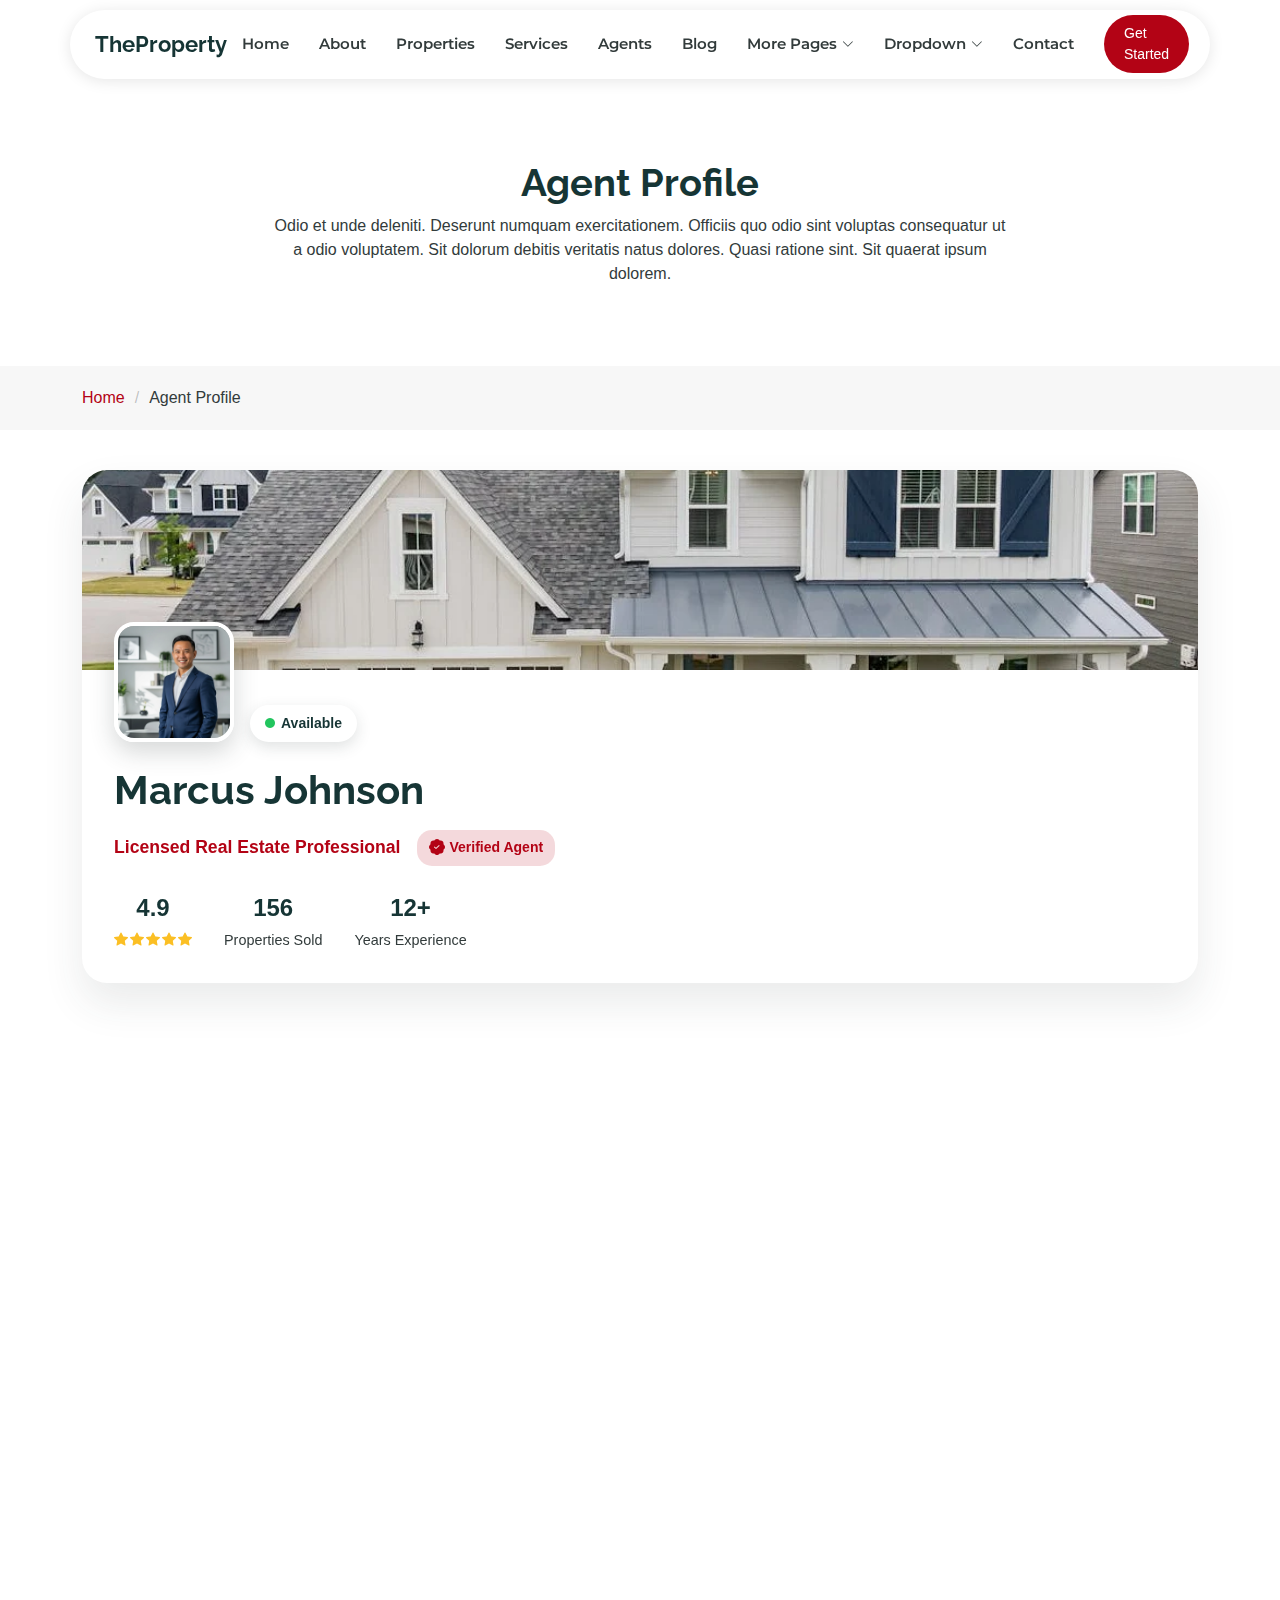
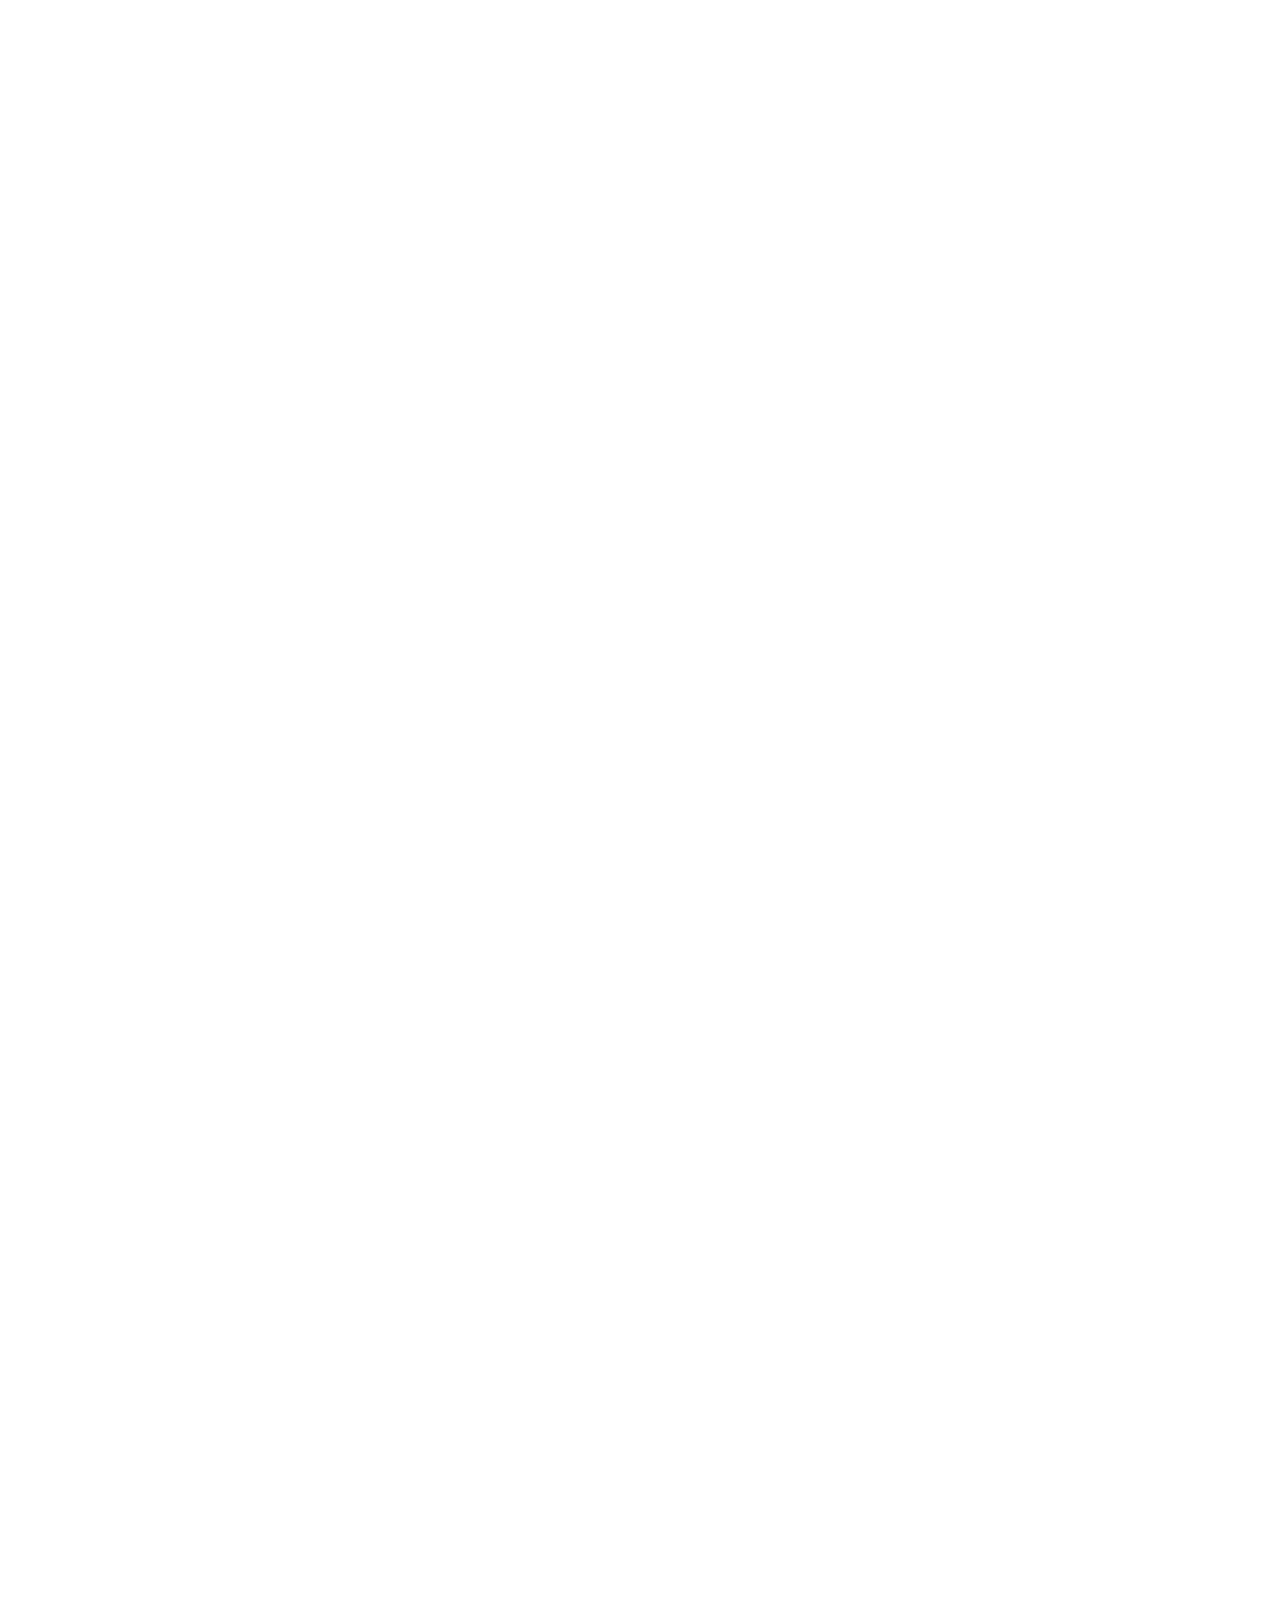
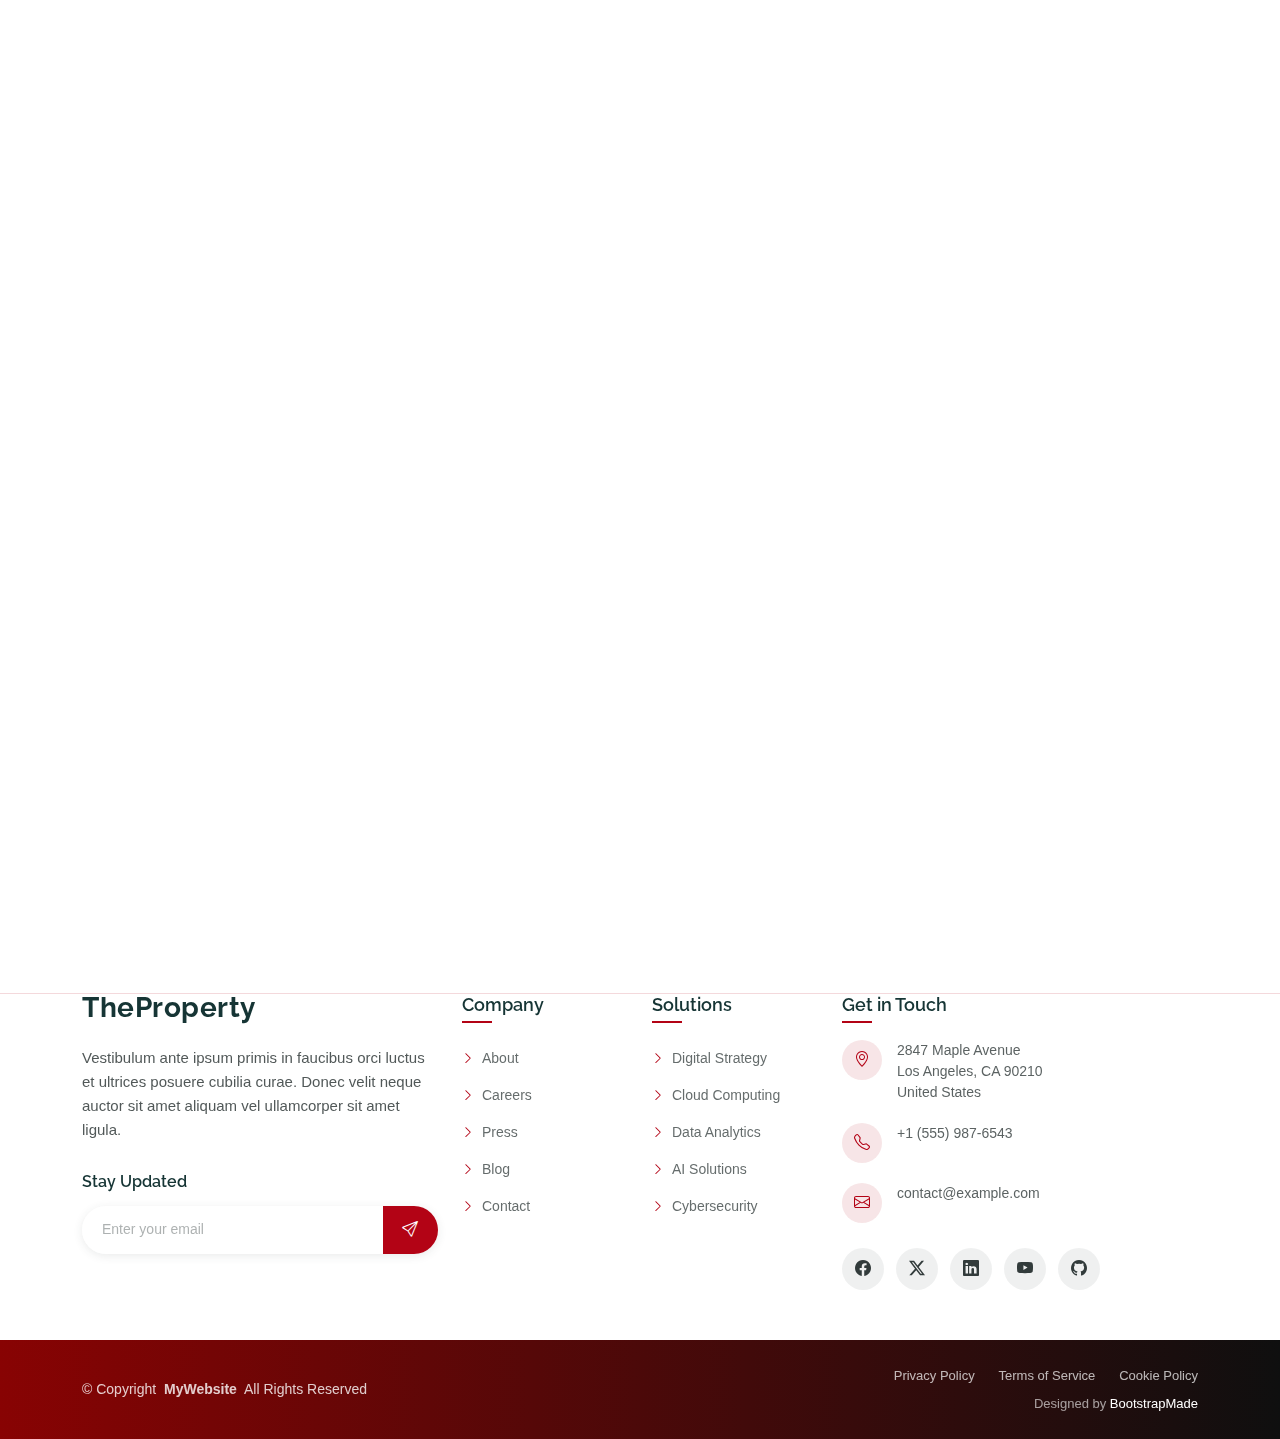
<file: agent-profile.html>
<!DOCTYPE html>
<html lang="en">

  <head>
    <meta charset="utf-8">
    <meta content="width=device-width, initial-scale=1.0" name="viewport">
    <title>Agent Profile - TheProperty Bootstrap Template</title>
    <meta name="description" content>
    <meta name="keywords" content>

    <!-- Favicons -->
    <link href="assets/img/favicon.png" rel="icon">
    <link href="assets/img/apple-touch-icon.png" rel="apple-touch-icon">

    <!-- Fonts -->
    <link href="https://fonts.googleapis.com" rel="preconnect">
    <link href="https://fonts.gstatic.com" rel="preconnect" crossorigin>
    <link
      href="https://fonts.googleapis.com/css2?family=Roboto:ital,wght@0,100;0,300;0,400;0,500;0,700;0,900;1,100;1,300;1,400;1,500;1,700;1,900&family=Montserrat:ital,wght@0,100;0,200;0,300;0,400;0,500;0,600;0,700;0,800;0,900;1,100;1,200;1,300;1,400;1,500;1,600;1,700;1,800;1,900&family=Raleway:ital,wght@0,100;0,200;0,300;0,400;0,500;0,600;0,700;0,800;0,900;1,100;1,200;1,300;1,400;1,500;1,600;1,700;1,800;1,900&display=swap"
      rel="stylesheet">

    <!-- Vendor CSS Files -->
    <link href="assets/vendor/bootstrap/css/bootstrap.min.css" rel="stylesheet">
    <link href="assets/vendor/bootstrap-icons/bootstrap-icons.css"
      rel="stylesheet">
    <link href="assets/vendor/aos/aos.css" rel="stylesheet">
    <link href="assets/vendor/glightbox/css/glightbox.min.css" rel="stylesheet">
    <link href="assets/vendor/swiper/swiper-bundle.min.css" rel="stylesheet">
    <link href="assets/vendor/drift-zoom/drift-basic.css" rel="stylesheet">

    <!-- Main CSS File -->
    <link href="assets/css/main.css" rel="stylesheet">

    <!-- =======================================================
  * Template Name: TheProperty
  * Template URL: https://bootstrapmade.com/theproperty-bootstrap-real-estate-template/
  * Updated: Aug 05 2025 with Bootstrap v5.3.7
  * Author: BootstrapMade.com
  * License: https://bootstrapmade.com/license/
  ======================================================== -->
  </head>

  <body class="agent-profile-page">

    <header id="header" class="header d-flex align-items-center fixed-top">
      <div
        class="header-container container-fluid container-xl position-relative d-flex align-items-center justify-content-between">

        <a href="index.html"
          class="logo d-flex align-items-center me-auto me-xl-0">
          <!-- Uncomment the line below if you also wish to use an image logo -->
          <!-- <img src="assets/img/logo.webp" alt=""> -->
          <h1 class="sitename">TheProperty</h1>
        </a>

        <nav id="navmenu" class="navmenu">
          <ul>
            <li><a href="index.html">Home</a></li>
            <li><a href="about.html">About</a></li>
            <li><a href="properties.html">Properties</a></li>
            <li><a href="services.html">Services</a></li>
            <li><a href="agents.html">Agents</a></li>
            <li><a href="blog.html">Blog</a></li>
            <li class="dropdown"><a href="#"><span>More Pages</span> <i
                  class="bi bi-chevron-down toggle-dropdown"></i></a>
              <ul>
                <li><a href="property-details.html">Property Details</a></li>
                <li><a href="service-details.html">Service Details</a></li>
                <li><a href="agent-profile.html" class="active">Agent
                    Profile</a></li>
                <li><a href="blog-details.html">Blog Details</a></li>
                <li><a href="terms.html">Terms</a></li>
                <li><a href="privacy.html">Privacy</a></li>
                <li><a href="404.html">404</a></li>
              </ul>
            </li>

            <li class="dropdown"><a href="#"><span>Dropdown</span> <i
                  class="bi bi-chevron-down toggle-dropdown"></i></a>
              <ul>
                <li><a href="#">Dropdown 1</a></li>
                <li class="dropdown"><a href="#"><span>Deep Dropdown</span> <i
                      class="bi bi-chevron-down toggle-dropdown"></i></a>
                  <ul>
                    <li><a href="#">Deep Dropdown 1</a></li>
                    <li><a href="#">Deep Dropdown 2</a></li>
                    <li><a href="#">Deep Dropdown 3</a></li>
                    <li><a href="#">Deep Dropdown 4</a></li>
                    <li><a href="#">Deep Dropdown 5</a></li>
                  </ul>
                </li>
                <li><a href="#">Dropdown 2</a></li>
                <li><a href="#">Dropdown 3</a></li>
                <li><a href="#">Dropdown 4</a></li>
              </ul>
            </li>
            <li><a href="contact.html">Contact</a></li>
          </ul>
          <i class="mobile-nav-toggle d-xl-none bi bi-list"></i>
        </nav>

        <a class="btn-getstarted" href="properties.html">Get Started</a>

      </div>
    </header>

    <main class="main">

      <!-- Page Title -->
      <div class="page-title">
        <div class="heading">
          <div class="container">
            <div class="row d-flex justify-content-center text-center">
              <div class="col-lg-8">
                <h1 class="heading-title">Agent Profile</h1>
                <p class="mb-0">
                  Odio et unde deleniti. Deserunt numquam exercitationem.
                  Officiis quo
                  odio sint voluptas consequatur ut a odio voluptatem. Sit
                  dolorum
                  debitis veritatis natus dolores. Quasi ratione sint. Sit
                  quaerat
                  ipsum dolorem.
                </p>
              </div>
            </div>
          </div>
        </div>
        <nav class="breadcrumbs">
          <div class="container">
            <ol>
              <li><a href="index.html">Home</a></li>
              <li class="current">Agent Profile</li>
            </ol>
          </div>
        </nav>
      </div><!-- End Page Title -->

      <!-- Agent Profile Section -->
      <section id="agent-profile" class="agent-profile section">

        <div class="container" data-aos="fade-up" data-aos-delay="100">

          <!-- Agent Profile Card -->
          <div class="agent-profile-card" data-aos="zoom-in"
            data-aos-delay="150">
            <div class="profile-background">
              <img src="assets/img/real-estate/property-exterior-4.webp"
                alt="Background" class="profile-bg-image">
            </div>

            <div class="profile-content">
              <div class="agent-avatar">
                <img src="assets/img/real-estate/agent-7.webp" alt="Agent"
                  class="avatar-image">
                <div class="status-indicator">
                  <i class="bi bi-circle-fill"></i>
                  <span>Available</span>
                </div>
              </div>

              <div class="agent-header">
                <h1 class="agent-name">Marcus Johnson</h1>
                <div class="agent-credentials">
                  <span class="title">Licensed Real Estate Professional</span>
                  <div class="verification-badge">
                    <i class="bi bi-patch-check-fill"></i>
                    <span>Verified Agent</span>
                  </div>
                </div>

                <div class="quick-stats">
                  <div class="quick-stat">
                    <span class="stat-value">4.9</span>
                    <div class="star-rating">
                      <i class="bi bi-star-fill"></i>
                      <i class="bi bi-star-fill"></i>
                      <i class="bi bi-star-fill"></i>
                      <i class="bi bi-star-fill"></i>
                      <i class="bi bi-star-fill"></i>
                    </div>
                  </div>
                  <div class="quick-stat">
                    <span class="stat-value">156</span>
                    <span class="stat-label">Properties Sold</span>
                  </div>
                  <div class="quick-stat">
                    <span class="stat-value">12+</span>
                    <span class="stat-label">Years Experience</span>
                  </div>
                </div>
              </div>
            </div>
          </div>

          <!-- Main Content Grid -->
          <div class="main-content-grid" data-aos="fade-up"
            data-aos-delay="200">

            <!-- Left Content -->
            <div class="content-main">

              <!-- About Section -->
              <div class="about-section">
                <h3>Professional Summary</h3>
                <p>Sed ut perspiciatis unde omnis iste natus error sit
                  voluptatem accusantium doloremque laudantium, totam rem
                  aperiam, eaque ipsa quae ab illo inventore veritatis et quasi
                  architecto beatae vitae dicta sunt explicabo. Nemo enim ipsam
                  voluptatem quia voluptas sit aspernatur aut odit aut
                  fugit.</p>

                <p>At vero eos et accusamus et iusto odio dignissimos ducimus
                  qui blanditiis praesentium voluptatum deleniti atque corrupti
                  quos dolores et quas molestias excepturi sint occaecati
                  cupiditate non provident, similique sunt in culpa qui officia
                  deserunt mollitia animi.</p>

                <div class="highlight-box">
                  <h4>"My mission is to transform property transactions into seamless experiences that exceed expectations."</h4>
                </div>
              </div>

              <!-- Experience Timeline -->
              <div class="experience-section">
                <h3>Career Highlights</h3>
                <div class="timeline">
                  <div class="timeline-item">
                    <div class="timeline-marker"></div>
                    <div class="timeline-content">
                      <div class="timeline-year">2023</div>
                      <h5>Top 3% Agent Recognition</h5>
                      <p>Recognized as one of the top-performing agents in the
                        metropolitan area with $18M+ in sales volume.</p>
                    </div>
                  </div>

                  <div class="timeline-item">
                    <div class="timeline-marker"></div>
                    <div class="timeline-content">
                      <div class="timeline-year">2021</div>
                      <h5>Luxury Market Specialist</h5>
                      <p>Completed advanced certification in luxury property
                        marketing and client relations.</p>
                    </div>
                  </div>

                  <div class="timeline-item">
                    <div class="timeline-marker"></div>
                    <div class="timeline-content">
                      <div class="timeline-year">2018</div>
                      <h5>Senior Agent Promotion</h5>
                      <p>Promoted to senior agent position after consistently
                        exceeding sales targets and client satisfaction
                        scores.</p>
                    </div>
                  </div>
                </div>
              </div>

              <!-- Service Areas -->
              <div class="service-areas">
                <h3>Service Areas &amp; Expertise</h3>
                <div class="areas-grid">
                  <div class="area-item">
                    <i class="bi bi-building"></i>
                    <div>
                      <h5>Downtown District</h5>
                      <p>High-rise condos and urban lofts</p>
                    </div>
                  </div>
                  <div class="area-item">
                    <i class="bi bi-house-heart"></i>
                    <div>
                      <h5>Suburban Communities</h5>
                      <p>Family homes and neighborhoods</p>
                    </div>
                  </div>
                  <div class="area-item">
                    <i class="bi bi-gem"></i>
                    <div>
                      <h5>Luxury Properties</h5>
                      <p>Premium estates and waterfront homes</p>
                    </div>
                  </div>
                  <div class="area-item">
                    <i class="bi bi-graph-up-arrow"></i>
                    <div>
                      <h5>Investment Properties</h5>
                      <p>Commercial and rental opportunities</p>
                    </div>
                  </div>
                </div>
              </div>

            </div>

            <!-- Right Sidebar -->
            <div class="content-sidebar">

              <!-- Contact Widget -->
              <div class="contact-widget">
                <h4>Let's Connect</h4>

                <div class="contact-methods">
                  <a href="tel:+15556789012" class="contact-method primary">
                    <i class="bi bi-telephone-fill"></i>
                    <div>
                      <span class="method-label">Call Now</span>
                      <span class="method-value">+1 (555) 678-9012</span>
                    </div>
                  </a>

                  <a href="mailto:marcus.johnson@example.com"
                    class="contact-method">
                    <i class="bi bi-envelope-fill"></i>
                    <div>
                      <span class="method-label">Email</span>
                      <span
                        class="method-value">marcus.johnson@example.com</span>
                    </div>
                  </a>

                  <a href="#" class="contact-method">
                    <i class="bi bi-whatsapp"></i>
                    <div>
                      <span class="method-label">WhatsApp</span>
                      <span class="method-value">Quick messaging</span>
                    </div>
                  </a>
                </div>

                <div class="social-connect">
                  <h5>Follow Me</h5>
                  <div class="social-links">
                    <a href="#"><i class="bi bi-linkedin"></i></a>
                    <a href="#"><i class="bi bi-instagram"></i></a>
                    <a href="#"><i class="bi bi-facebook"></i></a>
                    <a href="#"><i class="bi bi-youtube"></i></a>
                  </div>
                </div>
              </div>

              <!-- Quick Form -->
              <div class="quick-contact-form">
                <h4>Quick Inquiry</h4>
                <form action="forms/contact.php" method="post"
                  class="php-email-form">
                  <div class="mb-3">
                    <input type="text" name="name" class="form-control"
                      placeholder="Your Name" required>
                  </div>
                  <div class="mb-3">
                    <input type="email" name="email" class="form-control"
                      placeholder="Email Address" required>
                  </div>
                  <div class="mb-3">
                    <select name="subject" class="form-control" required>
                      <option value>I'm interested in...</option>
                      <option
                        value="Interested in buying Buying Property">Buying
                        Property</option>
                      <option value="Interested in Selling Property">Selling
                        Property</option>
                      <option
                        value="Interested in Investment Opportunities">Investment
                        Opportunities</option>
                      <option value="Interested in Free Consultatio">Free
                        Consultation</option>
                    </select>
                  </div>
                  <div class="mb-3">
                    <textarea name="message" class="form-control" rows="3"
                      placeholder="Brief message..."></textarea>
                  </div>

                  <div class="loading">Loading</div>
                  <div class="error-message"></div>
                  <div class="sent-message">Your message has been sent. Thank
                    you!</div>

                  <button type="submit" class="btn btn-submit">
                    <i class="bi bi-send"></i>
                    Send Message
                  </button>
                </form>
              </div>

              <!-- Achievements -->
              <div class="achievements-widget">
                <h4>Recent Achievements</h4>
                <div class="achievement-list">
                  <div class="achievement-item">
                    <div class="achievement-icon">
                      <i class="bi bi-award-fill"></i>
                    </div>
                    <div class="achievement-text">
                      <h6>Excellence Award 2023</h6>
                      <span>Metropolitan Real Estate Board</span>
                    </div>
                  </div>

                  <div class="achievement-item">
                    <div class="achievement-icon">
                      <i class="bi bi-trophy-fill"></i>
                    </div>
                    <div class="achievement-text">
                      <h6>Top Sales Performance</h6>
                      <span>$18M+ Volume Last Year</span>
                    </div>
                  </div>

                  <div class="achievement-item">
                    <div class="achievement-icon">
                      <i class="bi bi-people-fill"></i>
                    </div>
                    <div class="achievement-text">
                      <h6>Client Satisfaction</h6>
                      <span>98% Positive Reviews</span>
                    </div>
                  </div>
                </div>
              </div>

              <!-- Office Info -->
              <div class="office-info">
                <h4>Office Location</h4>
                <div class="office-details">
                  <div class="office-address">
                    <i class="bi bi-geo-alt-fill"></i>
                    <div>
                      <span>Premier Realty Group</span>
                      <span>789 Business Plaza, Suite 200<br>Miami, FL
                        33101</span>
                    </div>
                  </div>
                  <div class="office-hours">
                    <i class="bi bi-clock-fill"></i>
                    <div>
                      <span>Business Hours</span>
                      <span>Mon - Fri: 9:00 AM - 7:00 PM<br>Weekends: By
                        Appointment</span>
                    </div>
                  </div>
                </div>
              </div>

            </div>
          </div>

          <!-- Performance Metrics -->
          <div class="performance-metrics" data-aos="fade-up"
            data-aos-delay="300">
            <div class="metrics-grid">
              <div class="metric-card">
                <div class="metric-icon">
                  <i class="bi bi-house-door-fill"></i>
                </div>
                <div class="metric-data">
                  <span class="metric-number">156</span>
                  <span class="metric-label">Properties Sold</span>
                </div>
              </div>

              <div class="metric-card">
                <div class="metric-icon">
                  <i class="bi bi-currency-dollar"></i>
                </div>
                <div class="metric-data">
                  <span class="metric-number">$45M+</span>
                  <span class="metric-label">Total Sales Volume</span>
                </div>
              </div>

              <div class="metric-card">
                <div class="metric-icon">
                  <i class="bi bi-heart-fill"></i>
                </div>
                <div class="metric-data">
                  <span class="metric-number">98%</span>
                  <span class="metric-label">Client Satisfaction</span>
                </div>
              </div>

              <div class="metric-card">
                <div class="metric-icon">
                  <i class="bi bi-speedometer2"></i>
                </div>
                <div class="metric-data">
                  <span class="metric-number">28</span>
                  <span class="metric-label">Avg. Days on Market</span>
                </div>
              </div>
            </div>
          </div>
        </div>
      </section><!-- /Agent Profile Section -->
    </main>

    <footer id="footer" class="footer position-relative">

      <div class="container">
        <div class="row gy-5">

          <div class="col-lg-4">
            <div class="footer-content">
              <a href="index.html" class="logo d-flex align-items-center mb-4">
                <span class="sitename">TheProperty</span>
              </a>
              <p class="mb-4">Vestibulum ante ipsum primis in faucibus orci
                luctus et ultrices posuere cubilia curae. Donec velit neque
                auctor sit amet aliquam vel ullamcorper sit amet ligula.</p>

              <div class="newsletter-form">
                <h5>Stay Updated</h5>
                <form action="forms/newsletter.php" method="post"
                  class="php-email-form">
                  <div class="input-group">
                    <input type="email" name="email" class="form-control"
                      placeholder="Enter your email" required>
                    <button type="submit" class="btn-subscribe">
                      <i class="bi bi-send"></i>
                    </button>
                  </div>
                  <div class="loading">Loading</div>
                  <div class="error-message"></div>
                  <div class="sent-message">Thank you for subscribing!</div>
                </form>
              </div>
            </div>
          </div>

          <div class="col-lg-2 col-6">
            <div class="footer-links">
              <h4>Company</h4>
              <ul>
                <li><a href="#"><i class="bi bi-chevron-right"></i>
                    About</a></li>
                <li><a href="#"><i class="bi bi-chevron-right"></i>
                    Careers</a></li>
                <li><a href="#"><i class="bi bi-chevron-right"></i>
                    Press</a></li>
                <li><a href="#"><i class="bi bi-chevron-right"></i>
                    Blog</a></li>
                <li><a href="#"><i class="bi bi-chevron-right"></i>
                    Contact</a></li>
              </ul>
            </div>
          </div>

          <div class="col-lg-2 col-6">
            <div class="footer-links">
              <h4>Solutions</h4>
              <ul>
                <li><a href="#"><i class="bi bi-chevron-right"></i> Digital
                    Strategy</a></li>
                <li><a href="#"><i class="bi bi-chevron-right"></i> Cloud
                    Computing</a></li>
                <li><a href="#"><i class="bi bi-chevron-right"></i> Data
                    Analytics</a></li>
                <li><a href="#"><i class="bi bi-chevron-right"></i> AI
                    Solutions</a></li>
                <li><a href="#"><i class="bi bi-chevron-right"></i>
                    Cybersecurity</a></li>
              </ul>
            </div>
          </div>

          <div class="col-lg-4">
            <div class="footer-contact">
              <h4>Get in Touch</h4>
              <div class="contact-item">
                <div class="contact-icon">
                  <i class="bi bi-geo-alt"></i>
                </div>
                <div class="contact-info">
                  <p>2847 Maple Avenue<br>Los Angeles, CA 90210<br>United
                    States</p>
                </div>
              </div>

              <div class="contact-item">
                <div class="contact-icon">
                  <i class="bi bi-telephone"></i>
                </div>
                <div class="contact-info">
                  <p>+1 (555) 987-6543</p>
                </div>
              </div>

              <div class="contact-item">
                <div class="contact-icon">
                  <i class="bi bi-envelope"></i>
                </div>
                <div class="contact-info">
                  <p>contact@example.com</p>
                </div>
              </div>

              <div class="social-links">
                <a href="#"><i class="bi bi-facebook"></i></a>
                <a href="#"><i class="bi bi-twitter-x"></i></a>
                <a href="#"><i class="bi bi-linkedin"></i></a>
                <a href="#"><i class="bi bi-youtube"></i></a>
                <a href="#"><i class="bi bi-github"></i></a>
              </div>
            </div>
          </div>

        </div>
      </div>

      <div class="footer-bottom">
        <div class="container">
          <div class="row align-items-center">
            <div class="col-lg-6">
              <div class="copyright">
                <p>© <span>Copyright</span> <strong
                    class="px-1 sitename">MyWebsite</strong> <span>All Rights
                    Reserved</span></p>
              </div>
            </div>
            <div class="col-lg-6">
              <div class="footer-bottom-links">
                <a href="#">Privacy Policy</a>
                <a href="#">Terms of Service</a>
                <a href="#">Cookie Policy</a>
              </div>
              <div class="credits">
                <!-- All the links in the footer should remain intact. -->
                <!-- You can delete the links only if you've purchased the pro version. -->
                <!-- Licensing information: https://bootstrapmade.com/license/ -->
                <!-- Purchase the pro version with working PHP/AJAX contact form: [buy-url] -->
                Designed by <a
                  href="https://bootstrapmade.com/">BootstrapMade</a>
              </div>
            </div>
          </div>
        </div>
      </div>

    </footer>

    <!-- Scroll Top -->
    <a href="#" id="scroll-top"
      class="scroll-top d-flex align-items-center justify-content-center"><i
        class="bi bi-arrow-up-short"></i></a>

    <!-- Preloader -->
    <div id="preloader"></div>

    <!-- Vendor JS Files -->
    <script src="assets/vendor/bootstrap/js/bootstrap.bundle.min.js"></script>
    <script src="assets/vendor/php-email-form/validate.js"></script>
    <script src="assets/vendor/aos/aos.js"></script>
    <script src="assets/vendor/purecounter/purecounter_vanilla.js"></script>
    <script src="assets/vendor/glightbox/js/glightbox.min.js"></script>
    <script src="assets/vendor/swiper/swiper-bundle.min.js"></script>
    <script src="assets/vendor/drift-zoom/Drift.min.js"></script>

    <!-- Main JS File -->
    <script src="assets/js/main.js"></script>

  </body>

</html>
</file>
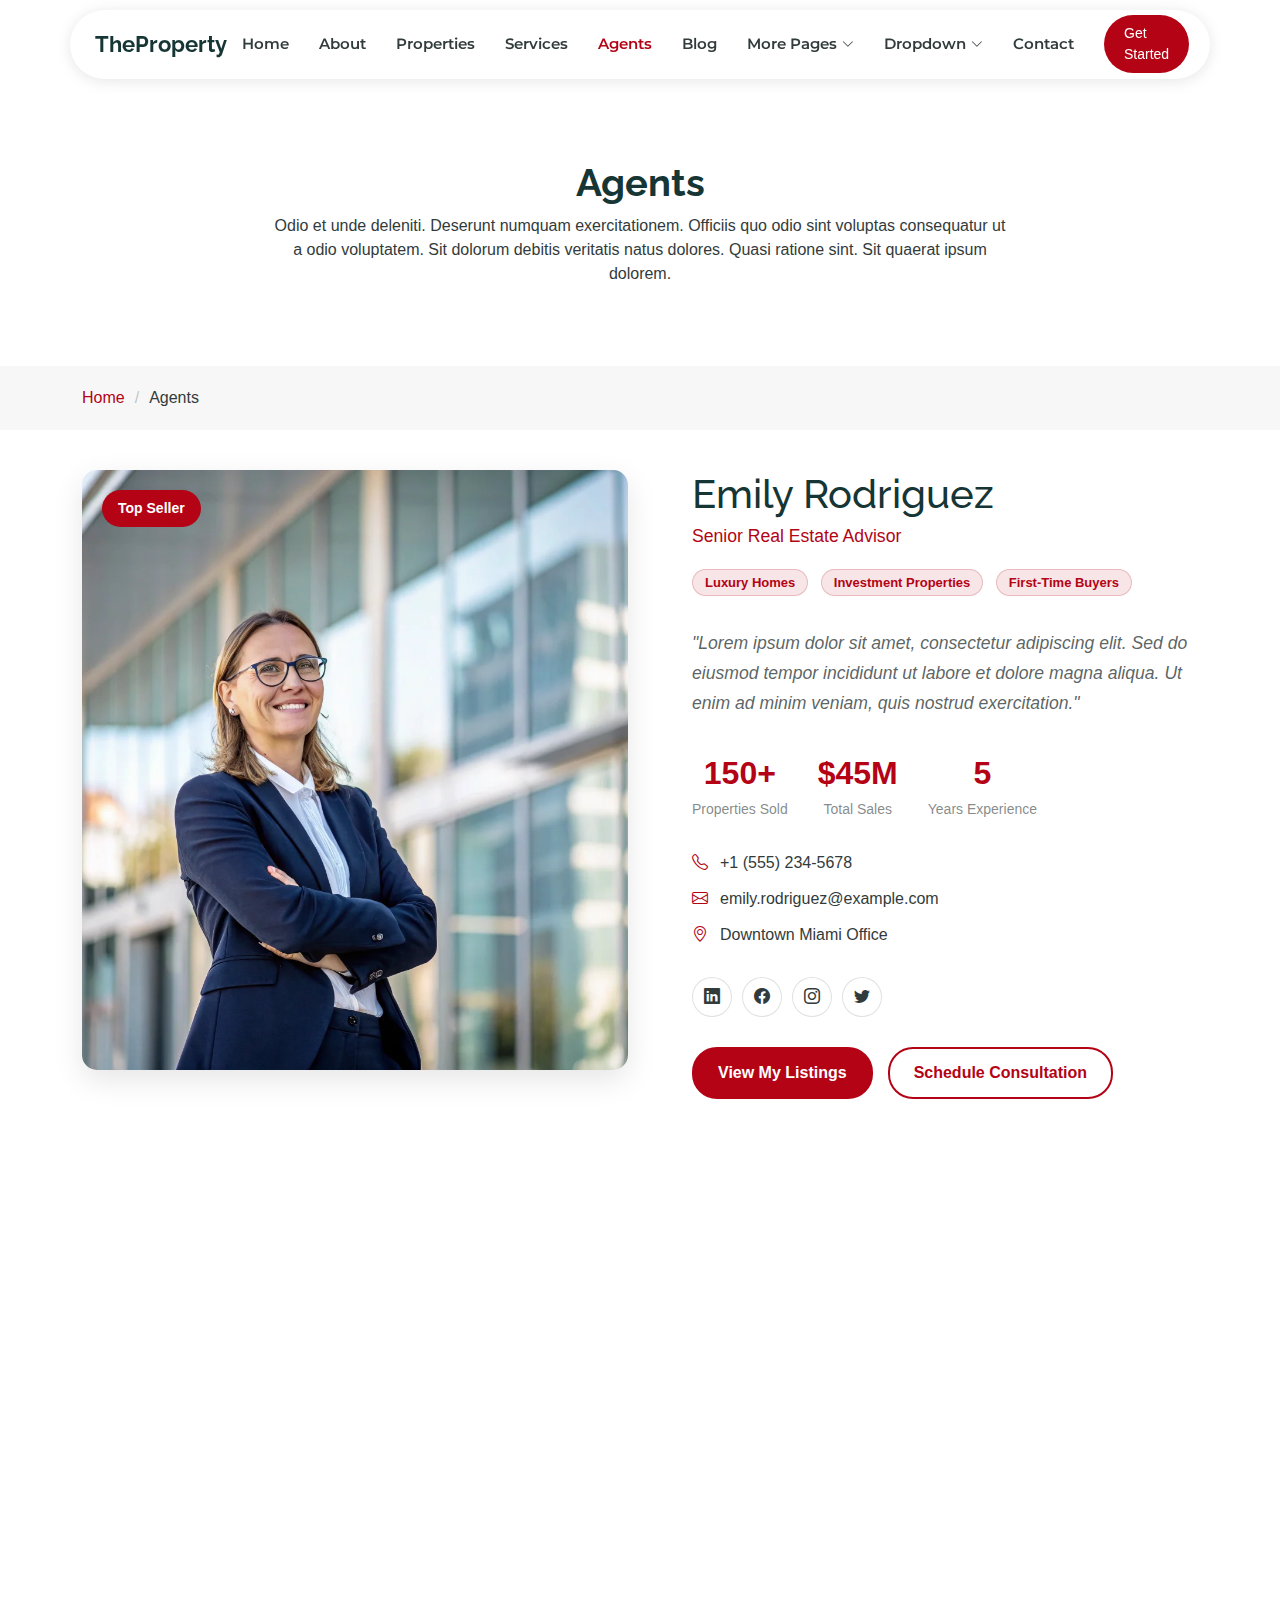
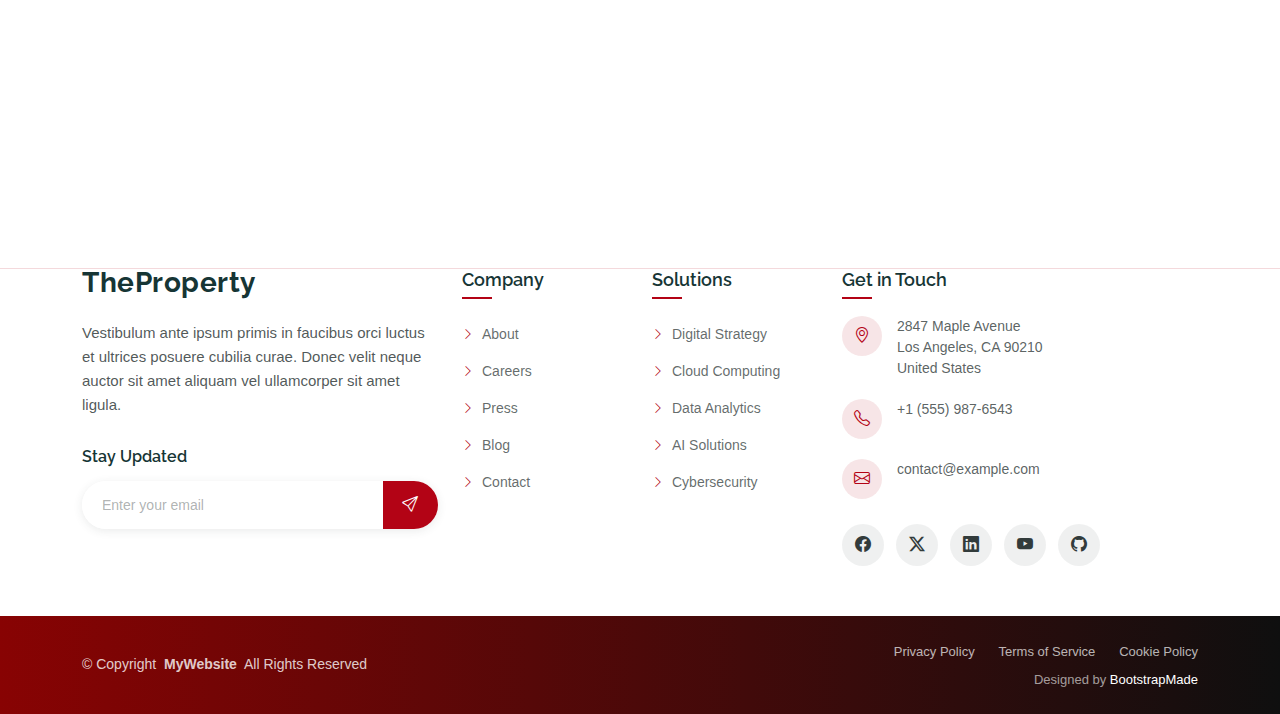
<file: agents.html>
<!DOCTYPE html>
<html lang="en">

<head>
  <meta charset="utf-8">
  <meta content="width=device-width, initial-scale=1.0" name="viewport">
  <title>Agents - TheProperty Bootstrap Template</title>
  <meta name="description" content="">
  <meta name="keywords" content="">

  <!-- Favicons -->
  <link href="assets/img/favicon.png" rel="icon">
  <link href="assets/img/apple-touch-icon.png" rel="apple-touch-icon">

  <!-- Fonts -->
  <link href="https://fonts.googleapis.com" rel="preconnect">
  <link href="https://fonts.gstatic.com" rel="preconnect" crossorigin>
  <link href="https://fonts.googleapis.com/css2?family=Roboto:ital,wght@0,100;0,300;0,400;0,500;0,700;0,900;1,100;1,300;1,400;1,500;1,700;1,900&family=Montserrat:ital,wght@0,100;0,200;0,300;0,400;0,500;0,600;0,700;0,800;0,900;1,100;1,200;1,300;1,400;1,500;1,600;1,700;1,800;1,900&family=Raleway:ital,wght@0,100;0,200;0,300;0,400;0,500;0,600;0,700;0,800;0,900;1,100;1,200;1,300;1,400;1,500;1,600;1,700;1,800;1,900&display=swap" rel="stylesheet">

  <!-- Vendor CSS Files -->
  <link href="assets/vendor/bootstrap/css/bootstrap.min.css" rel="stylesheet">
  <link href="assets/vendor/bootstrap-icons/bootstrap-icons.css" rel="stylesheet">
  <link href="assets/vendor/aos/aos.css" rel="stylesheet">
  <link href="assets/vendor/glightbox/css/glightbox.min.css" rel="stylesheet">
  <link href="assets/vendor/swiper/swiper-bundle.min.css" rel="stylesheet">
  <link href="assets/vendor/drift-zoom/drift-basic.css" rel="stylesheet">

  <!-- Main CSS File -->
  <link href="assets/css/main.css" rel="stylesheet">

  <!-- =======================================================
  * Template Name: TheProperty
  * Template URL: https://bootstrapmade.com/theproperty-bootstrap-real-estate-template/
  * Updated: Aug 05 2025 with Bootstrap v5.3.7
  * Author: BootstrapMade.com
  * License: https://bootstrapmade.com/license/
  ======================================================== -->
</head>

<body class="agents-page">

  <header id="header" class="header d-flex align-items-center fixed-top">
    <div class="header-container container-fluid container-xl position-relative d-flex align-items-center justify-content-between">

      <a href="index.html" class="logo d-flex align-items-center me-auto me-xl-0">
        <!-- Uncomment the line below if you also wish to use an image logo -->
        <!-- <img src="assets/img/logo.webp" alt=""> -->
        <h1 class="sitename">TheProperty</h1>
      </a>

      <nav id="navmenu" class="navmenu">
        <ul>
          <li><a href="index.html">Home</a></li>
          <li><a href="about.html">About</a></li>
          <li><a href="properties.html">Properties</a></li>
          <li><a href="services.html">Services</a></li>
          <li><a href="agents.html" class="active">Agents</a></li>
          <li><a href="blog.html">Blog</a></li>
          <li class="dropdown"><a href="#"><span>More Pages</span> <i class="bi bi-chevron-down toggle-dropdown"></i></a>
            <ul>
              <li><a href="property-details.html">Property Details</a></li>
              <li><a href="service-details.html">Service Details</a></li>
              <li><a href="agent-profile.html">Agent Profile</a></li>
              <li><a href="blog-details.html">Blog Details</a></li>
              <li><a href="terms.html">Terms</a></li>
              <li><a href="privacy.html">Privacy</a></li>
              <li><a href="404.html">404</a></li>
            </ul>
          </li>

          <li class="dropdown"><a href="#"><span>Dropdown</span> <i class="bi bi-chevron-down toggle-dropdown"></i></a>
            <ul>
              <li><a href="#">Dropdown 1</a></li>
              <li class="dropdown"><a href="#"><span>Deep Dropdown</span> <i class="bi bi-chevron-down toggle-dropdown"></i></a>
                <ul>
                  <li><a href="#">Deep Dropdown 1</a></li>
                  <li><a href="#">Deep Dropdown 2</a></li>
                  <li><a href="#">Deep Dropdown 3</a></li>
                  <li><a href="#">Deep Dropdown 4</a></li>
                  <li><a href="#">Deep Dropdown 5</a></li>
                </ul>
              </li>
              <li><a href="#">Dropdown 2</a></li>
              <li><a href="#">Dropdown 3</a></li>
              <li><a href="#">Dropdown 4</a></li>
            </ul>
          </li>
          <li><a href="contact.html">Contact</a></li>
        </ul>
        <i class="mobile-nav-toggle d-xl-none bi bi-list"></i>
      </nav>

      <a class="btn-getstarted" href="properties.html">Get Started</a>

    </div>
  </header>

  <main class="main">

    <!-- Page Title -->
    <div class="page-title">
      <div class="heading">
        <div class="container">
          <div class="row d-flex justify-content-center text-center">
            <div class="col-lg-8">
              <h1 class="heading-title">Agents</h1>
              <p class="mb-0">
                Odio et unde deleniti. Deserunt numquam exercitationem. Officiis quo
                odio sint voluptas consequatur ut a odio voluptatem. Sit dolorum
                debitis veritatis natus dolores. Quasi ratione sint. Sit quaerat
                ipsum dolorem.
              </p>
            </div>
          </div>
        </div>
      </div>
      <nav class="breadcrumbs">
        <div class="container">
          <ol>
            <li><a href="index.html">Home</a></li>
            <li class="current">Agents</li>
          </ol>
        </div>
      </nav>
    </div><!-- End Page Title -->

    <!-- Agents Section -->
    <section id="agents" class="agents section">

      <div class="container" data-aos="fade-up" data-aos-delay="100">

        <div class="row">
          <div class="col-lg-6" data-aos="fade-right" data-aos-delay="200">
            <div class="featured-agent">
              <div class="agent-image">
                <img src="assets/img/real-estate/agent-1.webp" alt="Featured Agent" class="img-fluid">
                <div class="agent-badge">Top Seller</div>
              </div>
            </div>
          </div>

          <div class="col-lg-6" data-aos="fade-left" data-aos-delay="200">
            <div class="featured-content">
              <h3>Emily Rodriguez</h3>
              <span class="position">Senior Real Estate Advisor</span>

              <div class="specialties">
                <span class="badge">Luxury Homes</span>
                <span class="badge">Investment Properties</span>
                <span class="badge">First-Time Buyers</span>
              </div>

              <blockquote>
                "Lorem ipsum dolor sit amet, consectetur adipiscing elit. Sed do eiusmod tempor incididunt ut labore et dolore magna aliqua. Ut enim ad minim veniam, quis nostrud exercitation."
              </blockquote>

              <div class="stats">
                <div class="stat-item">
                  <span class="number">150+</span>
                  <span class="label">Properties Sold</span>
                </div>
                <div class="stat-item">
                  <span class="number">$45M</span>
                  <span class="label">Total Sales</span>
                </div>
                <div class="stat-item">
                  <span class="number">5</span>
                  <span class="label">Years Experience</span>
                </div>
              </div>

              <div class="contact-info">
                <div class="contact-item">
                  <i class="bi bi-telephone"></i>
                  <span>+1 (555) 234-5678</span>
                </div>
                <div class="contact-item">
                  <i class="bi bi-envelope"></i>
                  <span>emily.rodriguez@example.com</span>
                </div>
                <div class="contact-item">
                  <i class="bi bi-geo-alt"></i>
                  <span>Downtown Miami Office</span>
                </div>
              </div>

              <div class="social-links">
                <a href="#" class="social-link"><i class="bi bi-linkedin"></i></a>
                <a href="#" class="social-link"><i class="bi bi-facebook"></i></a>
                <a href="#" class="social-link"><i class="bi bi-instagram"></i></a>
                <a href="#" class="social-link"><i class="bi bi-twitter"></i></a>
              </div>

              <div class="cta-buttons">
                <a href="#" class="btn btn-primary">View My Listings</a>
                <a href="#" class="btn btn-outline">Schedule Consultation</a>
              </div>
            </div>
          </div>
        </div>

        <div class="row mt-5">
          <div class="col-12" data-aos="fade-up" data-aos-delay="300">
            <h4 class="section-subtitle">Our Expert Team</h4>
            <p class="section-description">Meet our dedicated professionals who are committed to helping you find your perfect home or sell your property at the best value.</p>
          </div>
        </div>

        <div class="row gy-4">

          <div class="col-lg-3 col-md-6" data-aos="zoom-in" data-aos-delay="100">
            <div class="agent-card">
              <div class="agent-photo">
                <img src="assets/img/real-estate/agent-2.webp" alt="Agent" class="img-fluid">
                <div class="hover-overlay">
                  <div class="contact-actions">
                    <a href="#" class="action-btn" title="Call"><i class="bi bi-telephone"></i></a>
                    <a href="#" class="action-btn" title="Email"><i class="bi bi-envelope"></i></a>
                    <a href="#" class="action-btn" title="WhatsApp"><i class="bi bi-whatsapp"></i></a>
                  </div>
                </div>
              </div>
              <div class="agent-info">
                <h5>Michael Chen</h5>
                <span class="role">Property Consultant</span>
                <div class="location">
                  <i class="bi bi-geo-alt"></i>
                  <span>Brooklyn Heights</span>
                </div>
                <div class="languages">
                  <span class="lang-tag">English</span>
                  <span class="lang-tag">Mandarin</span>
                </div>
                <a href="#" class="view-listings">View Listings</a>
              </div>
            </div>
          </div><!-- End Agent Card -->

          <div class="col-lg-3 col-md-6" data-aos="zoom-in" data-aos-delay="200">
            <div class="agent-card">
              <div class="agent-photo">
                <img src="assets/img/real-estate/agent-3.webp" alt="Agent" class="img-fluid">
                <div class="agent-status verified">Verified</div>
                <div class="hover-overlay">
                  <div class="contact-actions">
                    <a href="#" class="action-btn" title="Call"><i class="bi bi-telephone"></i></a>
                    <a href="#" class="action-btn" title="Email"><i class="bi bi-envelope"></i></a>
                    <a href="#" class="action-btn" title="WhatsApp"><i class="bi bi-whatsapp"></i></a>
                  </div>
                </div>
              </div>
              <div class="agent-info">
                <h5>Sarah Johnson</h5>
                <span class="role">Commercial Specialist</span>
                <div class="location">
                  <i class="bi bi-geo-alt"></i>
                  <span>Manhattan</span>
                </div>
                <div class="languages">
                  <span class="lang-tag">English</span>
                  <span class="lang-tag">Spanish</span>
                </div>
                <a href="#" class="view-listings">View Listings</a>
              </div>
            </div>
          </div><!-- End Agent Card -->

          <div class="col-lg-3 col-md-6" data-aos="zoom-in" data-aos-delay="300">
            <div class="agent-card">
              <div class="agent-photo">
                <img src="assets/img/real-estate/agent-4.webp" alt="Agent" class="img-fluid">
                <div class="hover-overlay">
                  <div class="contact-actions">
                    <a href="#" class="action-btn" title="Call"><i class="bi bi-telephone"></i></a>
                    <a href="#" class="action-btn" title="Email"><i class="bi bi-envelope"></i></a>
                    <a href="#" class="action-btn" title="WhatsApp"><i class="bi bi-whatsapp"></i></a>
                  </div>
                </div>
              </div>
              <div class="agent-info">
                <h5>David Martinez</h5>
                <span class="role">Luxury Home Advisor</span>
                <div class="location">
                  <i class="bi bi-geo-alt"></i>
                  <span>Upper East Side</span>
                </div>
                <div class="languages">
                  <span class="lang-tag">English</span>
                  <span class="lang-tag">French</span>
                </div>
                <a href="#" class="view-listings">View Listings</a>
              </div>
            </div>
          </div><!-- End Agent Card -->

          <div class="col-lg-3 col-md-6" data-aos="zoom-in" data-aos-delay="400">
            <div class="agent-card">
              <div class="agent-photo">
                <img src="assets/img/real-estate/agent-5.webp" alt="Agent" class="img-fluid">
                <div class="agent-status new">New Agent</div>
                <div class="hover-overlay">
                  <div class="contact-actions">
                    <a href="#" class="action-btn" title="Call"><i class="bi bi-telephone"></i></a>
                    <a href="#" class="action-btn" title="Email"><i class="bi bi-envelope"></i></a>
                    <a href="#" class="action-btn" title="WhatsApp"><i class="bi bi-whatsapp"></i></a>
                  </div>
                </div>
              </div>
              <div class="agent-info">
                <h5>Lisa Thompson</h5>
                <span class="role">Residential Specialist</span>
                <div class="location">
                  <i class="bi bi-geo-alt"></i>
                  <span>Queens</span>
                </div>
                <div class="languages">
                  <span class="lang-tag">English</span>
                </div>
                <a href="#" class="view-listings">View Listings</a>
              </div>
            </div>
          </div><!-- End Agent Card -->

        </div>

      </div>

    </section><!-- /Agents Section -->

  </main>

  <footer id="footer" class="footer position-relative">

    <div class="container">
      <div class="row gy-5">

        <div class="col-lg-4">
          <div class="footer-content">
            <a href="index.html" class="logo d-flex align-items-center mb-4">
              <span class="sitename">TheProperty</span>
            </a>
            <p class="mb-4">Vestibulum ante ipsum primis in faucibus orci luctus et ultrices posuere cubilia curae. Donec velit neque auctor sit amet aliquam vel ullamcorper sit amet ligula.</p>

            <div class="newsletter-form">
              <h5>Stay Updated</h5>
              <form action="forms/newsletter.php" method="post" class="php-email-form">
                <div class="input-group">
                  <input type="email" name="email" class="form-control" placeholder="Enter your email" required="">
                  <button type="submit" class="btn-subscribe">
                    <i class="bi bi-send"></i>
                  </button>
                </div>
                <div class="loading">Loading</div>
                <div class="error-message"></div>
                <div class="sent-message">Thank you for subscribing!</div>
              </form>
            </div>
          </div>
        </div>

        <div class="col-lg-2 col-6">
          <div class="footer-links">
            <h4>Company</h4>
            <ul>
              <li><a href="#"><i class="bi bi-chevron-right"></i> About</a></li>
              <li><a href="#"><i class="bi bi-chevron-right"></i> Careers</a></li>
              <li><a href="#"><i class="bi bi-chevron-right"></i> Press</a></li>
              <li><a href="#"><i class="bi bi-chevron-right"></i> Blog</a></li>
              <li><a href="#"><i class="bi bi-chevron-right"></i> Contact</a></li>
            </ul>
          </div>
        </div>

        <div class="col-lg-2 col-6">
          <div class="footer-links">
            <h4>Solutions</h4>
            <ul>
              <li><a href="#"><i class="bi bi-chevron-right"></i> Digital Strategy</a></li>
              <li><a href="#"><i class="bi bi-chevron-right"></i> Cloud Computing</a></li>
              <li><a href="#"><i class="bi bi-chevron-right"></i> Data Analytics</a></li>
              <li><a href="#"><i class="bi bi-chevron-right"></i> AI Solutions</a></li>
              <li><a href="#"><i class="bi bi-chevron-right"></i> Cybersecurity</a></li>
            </ul>
          </div>
        </div>

        <div class="col-lg-4">
          <div class="footer-contact">
            <h4>Get in Touch</h4>
            <div class="contact-item">
              <div class="contact-icon">
                <i class="bi bi-geo-alt"></i>
              </div>
              <div class="contact-info">
                <p>2847 Maple Avenue<br>Los Angeles, CA 90210<br>United States</p>
              </div>
            </div>

            <div class="contact-item">
              <div class="contact-icon">
                <i class="bi bi-telephone"></i>
              </div>
              <div class="contact-info">
                <p>+1 (555) 987-6543</p>
              </div>
            </div>

            <div class="contact-item">
              <div class="contact-icon">
                <i class="bi bi-envelope"></i>
              </div>
              <div class="contact-info">
                <p>contact@example.com</p>
              </div>
            </div>

            <div class="social-links">
              <a href="#"><i class="bi bi-facebook"></i></a>
              <a href="#"><i class="bi bi-twitter-x"></i></a>
              <a href="#"><i class="bi bi-linkedin"></i></a>
              <a href="#"><i class="bi bi-youtube"></i></a>
              <a href="#"><i class="bi bi-github"></i></a>
            </div>
          </div>
        </div>

      </div>
    </div>

    <div class="footer-bottom">
      <div class="container">
        <div class="row align-items-center">
          <div class="col-lg-6">
            <div class="copyright">
              <p>© <span>Copyright</span> <strong class="px-1 sitename">MyWebsite</strong> <span>All Rights Reserved</span></p>
            </div>
          </div>
          <div class="col-lg-6">
            <div class="footer-bottom-links">
              <a href="#">Privacy Policy</a>
              <a href="#">Terms of Service</a>
              <a href="#">Cookie Policy</a>
            </div>
            <div class="credits">
              <!-- All the links in the footer should remain intact. -->
              <!-- You can delete the links only if you've purchased the pro version. -->
              <!-- Licensing information: https://bootstrapmade.com/license/ -->
              <!-- Purchase the pro version with working PHP/AJAX contact form: [buy-url] -->
              Designed by <a href="https://bootstrapmade.com/">BootstrapMade</a>
            </div>
          </div>
        </div>
      </div>
    </div>

  </footer>

  <!-- Scroll Top -->
  <a href="#" id="scroll-top" class="scroll-top d-flex align-items-center justify-content-center"><i class="bi bi-arrow-up-short"></i></a>

  <!-- Preloader -->
  <div id="preloader"></div>

  <!-- Vendor JS Files -->
  <script src="assets/vendor/bootstrap/js/bootstrap.bundle.min.js"></script>
  <script src="assets/vendor/php-email-form/validate.js"></script>
  <script src="assets/vendor/aos/aos.js"></script>
  <script src="assets/vendor/purecounter/purecounter_vanilla.js"></script>
  <script src="assets/vendor/glightbox/js/glightbox.min.js"></script>
  <script src="assets/vendor/swiper/swiper-bundle.min.js"></script>
  <script src="assets/vendor/drift-zoom/Drift.min.js"></script>

  <!-- Main JS File -->
  <script src="assets/js/main.js"></script>

</body>

</html>
</file>
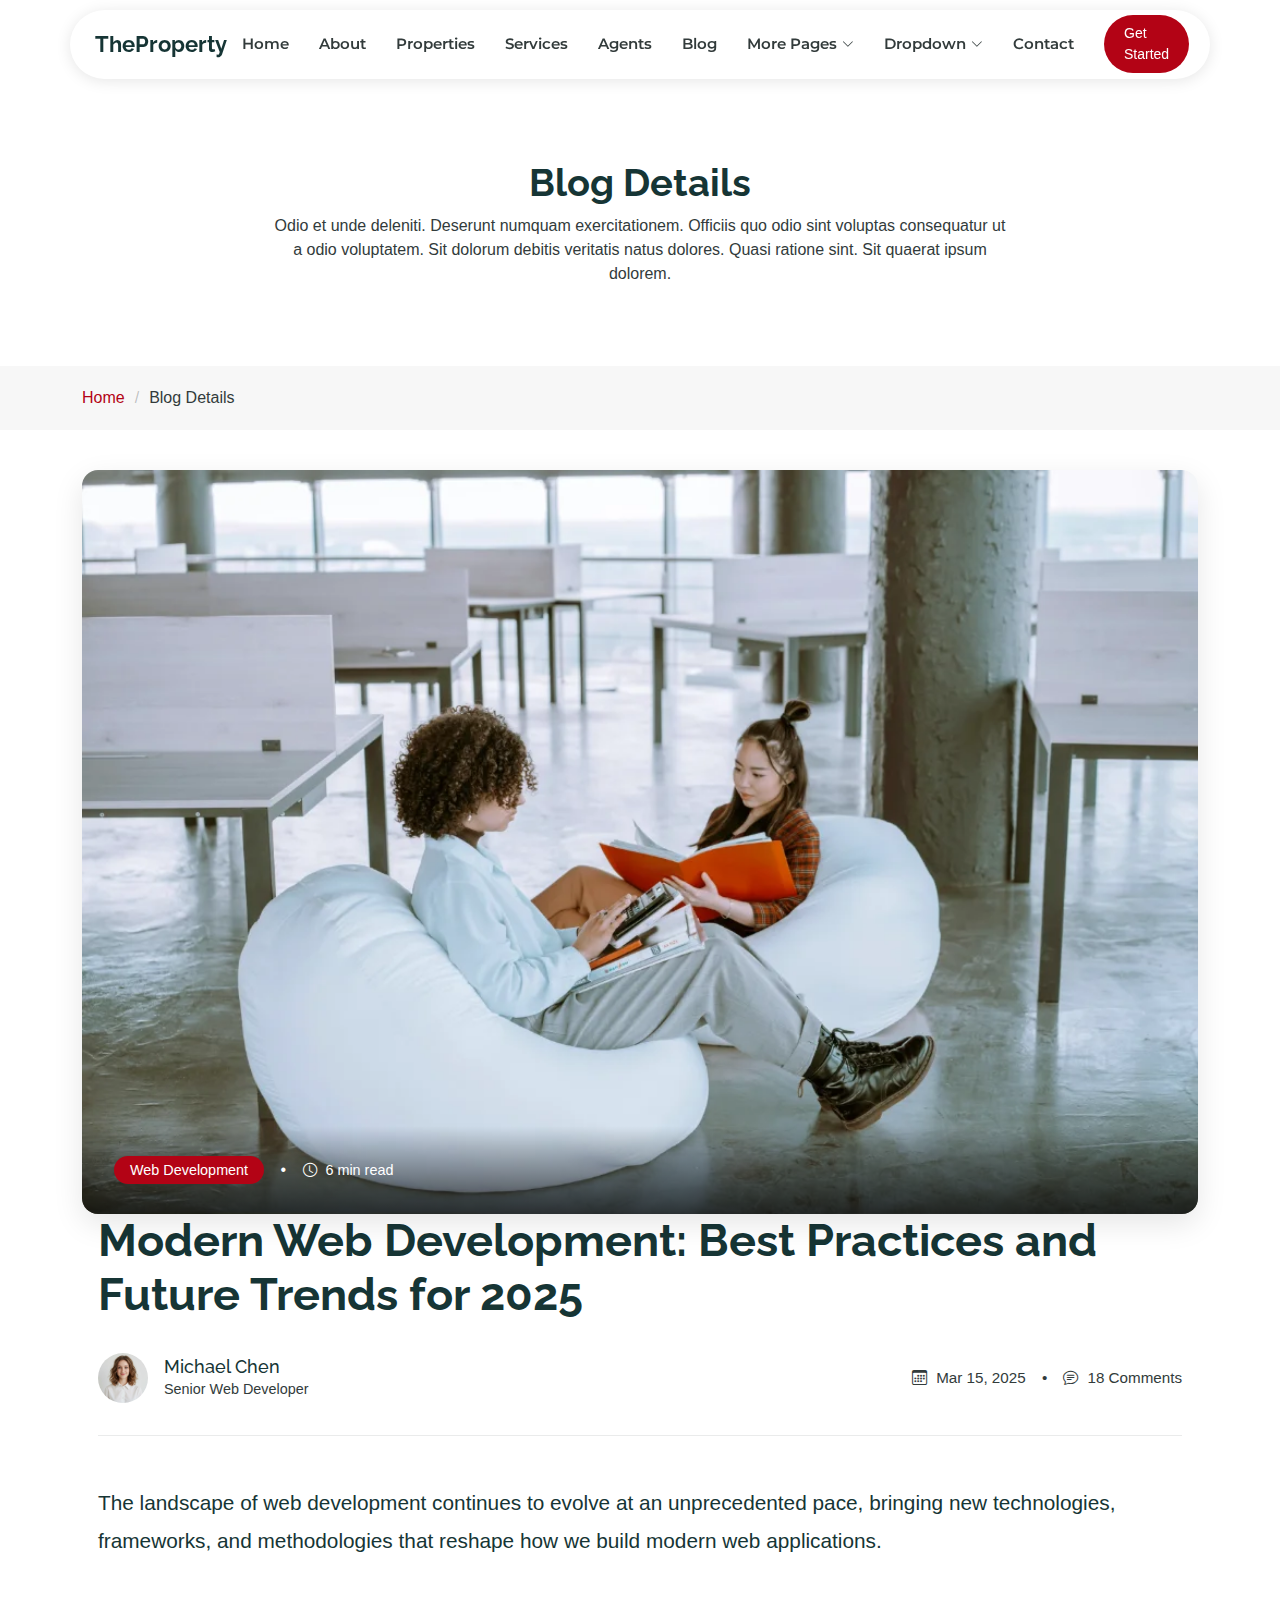
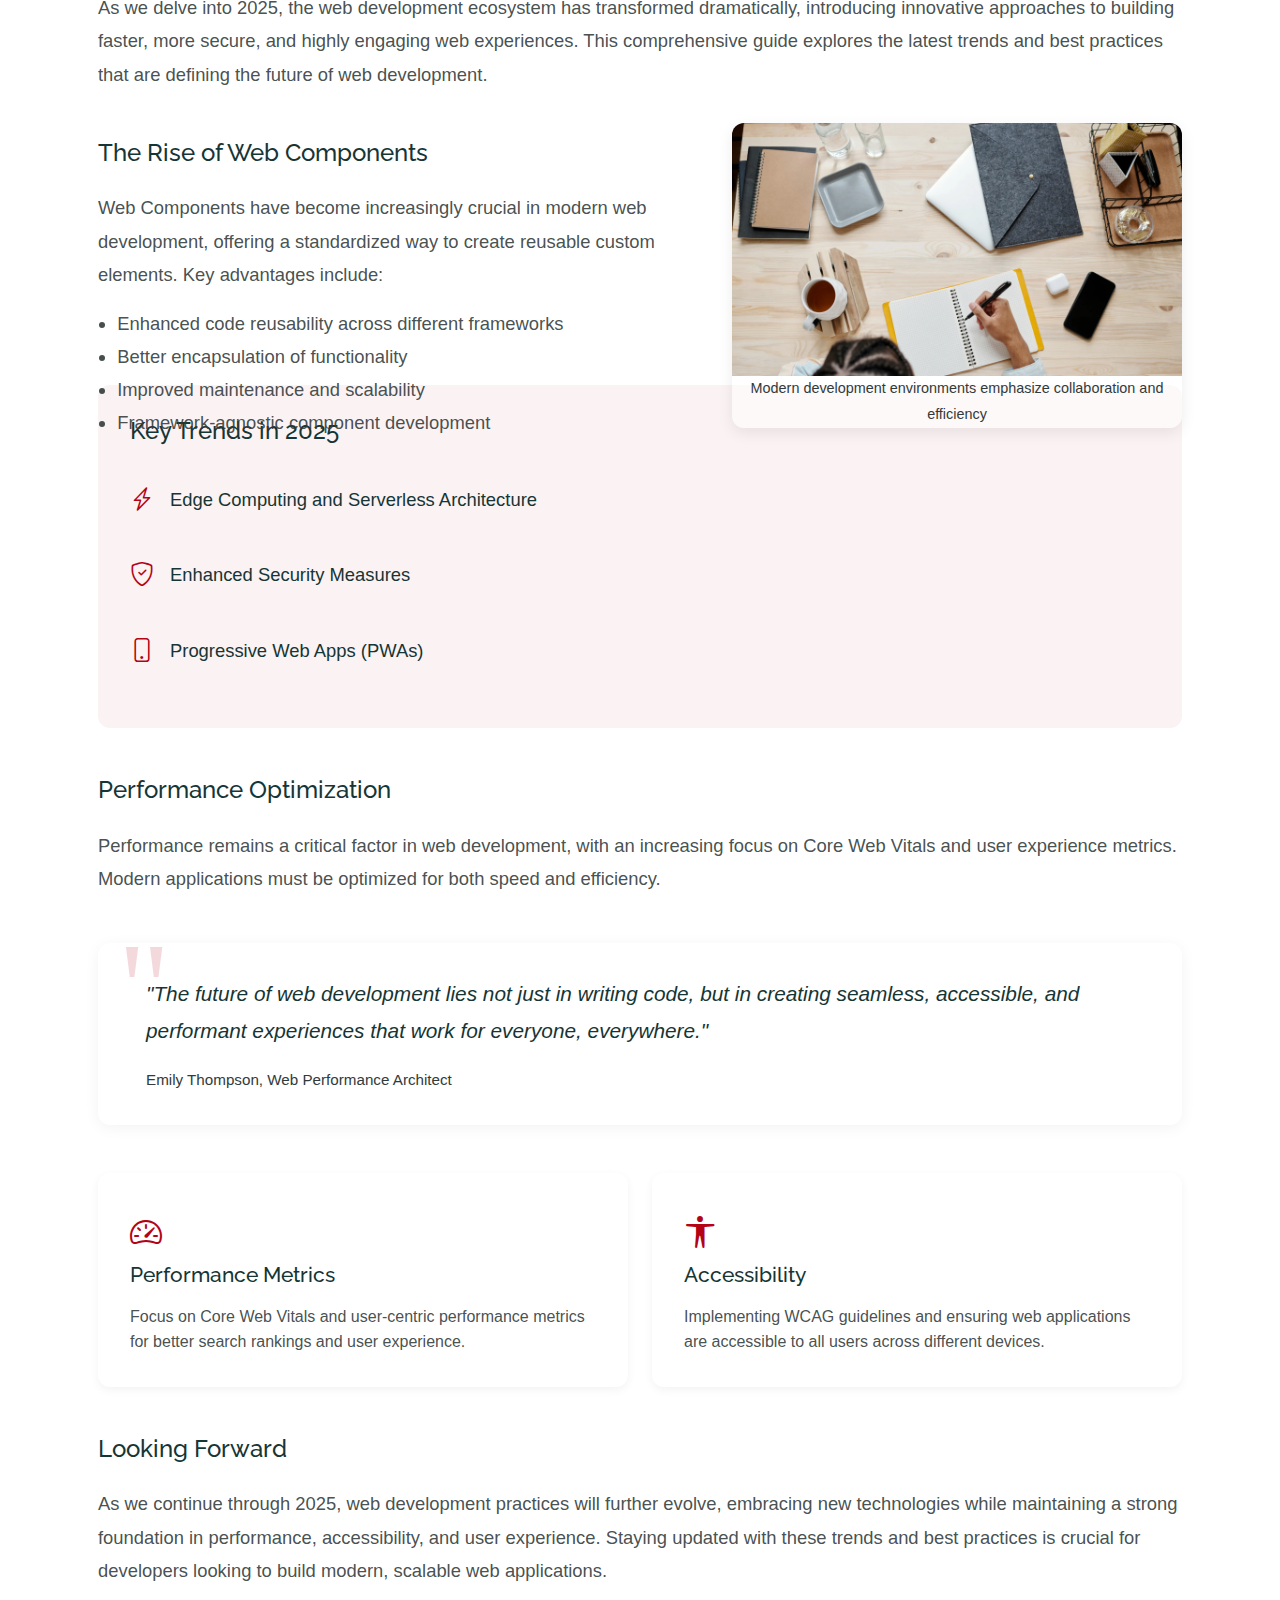
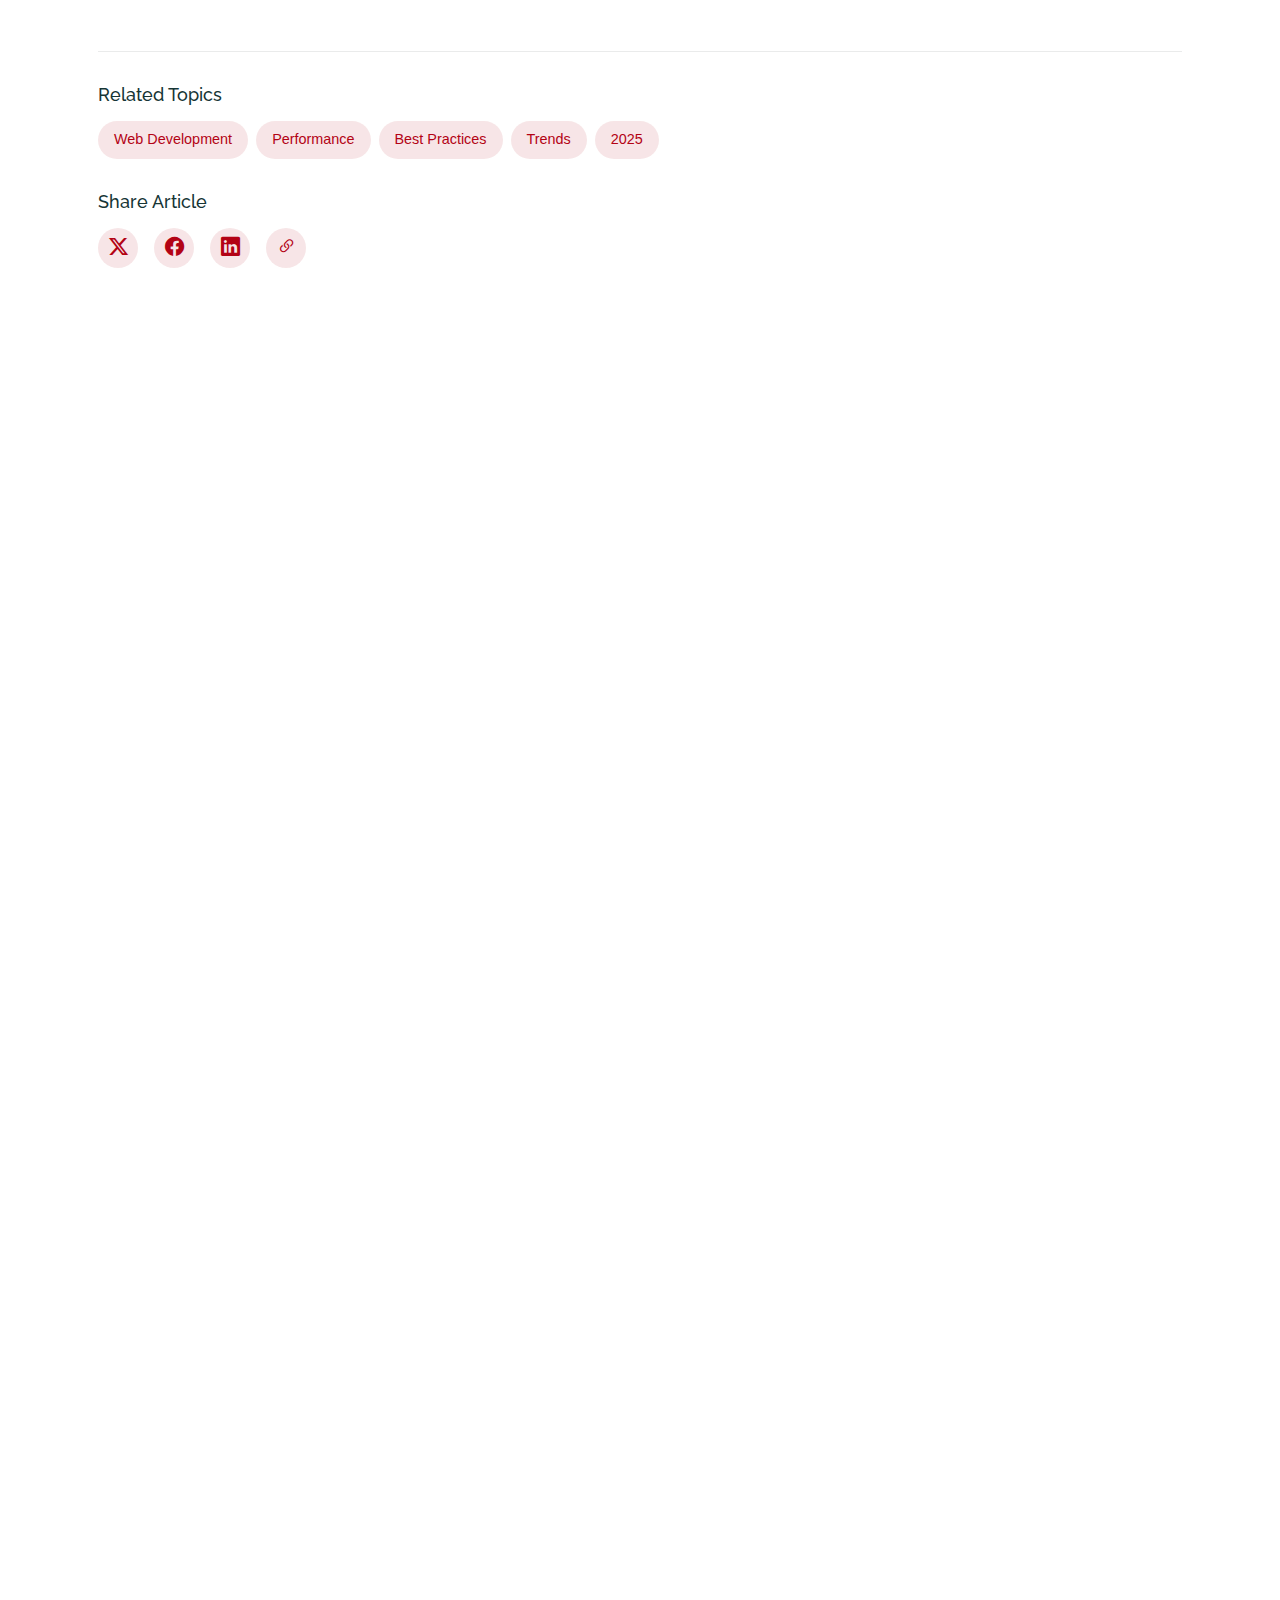
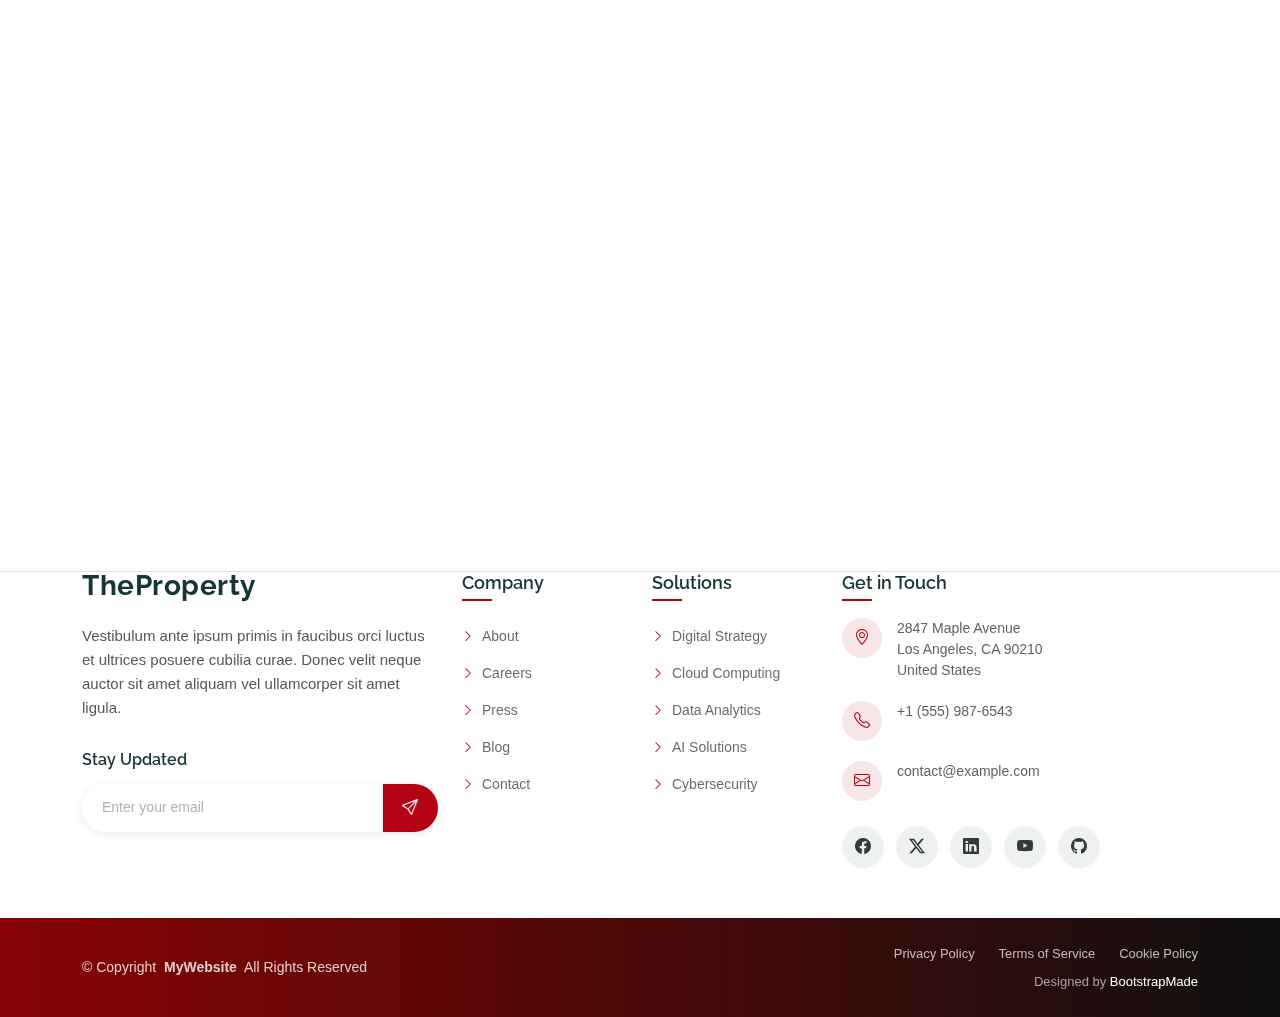
<file: blog-details.html>
<!DOCTYPE html>
<html lang="en">

<head>
  <meta charset="utf-8">
  <meta content="width=device-width, initial-scale=1.0" name="viewport">
  <title>Blog Details - TheProperty Bootstrap Template</title>
  <meta name="description" content="">
  <meta name="keywords" content="">

  <!-- Favicons -->
  <link href="assets/img/favicon.png" rel="icon">
  <link href="assets/img/apple-touch-icon.png" rel="apple-touch-icon">

  <!-- Fonts -->
  <link href="https://fonts.googleapis.com" rel="preconnect">
  <link href="https://fonts.gstatic.com" rel="preconnect" crossorigin>
  <link href="https://fonts.googleapis.com/css2?family=Roboto:ital,wght@0,100;0,300;0,400;0,500;0,700;0,900;1,100;1,300;1,400;1,500;1,700;1,900&family=Montserrat:ital,wght@0,100;0,200;0,300;0,400;0,500;0,600;0,700;0,800;0,900;1,100;1,200;1,300;1,400;1,500;1,600;1,700;1,800;1,900&family=Raleway:ital,wght@0,100;0,200;0,300;0,400;0,500;0,600;0,700;0,800;0,900;1,100;1,200;1,300;1,400;1,500;1,600;1,700;1,800;1,900&display=swap" rel="stylesheet">

  <!-- Vendor CSS Files -->
  <link href="assets/vendor/bootstrap/css/bootstrap.min.css" rel="stylesheet">
  <link href="assets/vendor/bootstrap-icons/bootstrap-icons.css" rel="stylesheet">
  <link href="assets/vendor/aos/aos.css" rel="stylesheet">
  <link href="assets/vendor/glightbox/css/glightbox.min.css" rel="stylesheet">
  <link href="assets/vendor/swiper/swiper-bundle.min.css" rel="stylesheet">
  <link href="assets/vendor/drift-zoom/drift-basic.css" rel="stylesheet">

  <!-- Main CSS File -->
  <link href="assets/css/main.css" rel="stylesheet">

  <!-- =======================================================
  * Template Name: TheProperty
  * Template URL: https://bootstrapmade.com/theproperty-bootstrap-real-estate-template/
  * Updated: Aug 05 2025 with Bootstrap v5.3.7
  * Author: BootstrapMade.com
  * License: https://bootstrapmade.com/license/
  ======================================================== -->
</head>

<body class="blog-details-page">

  <header id="header" class="header d-flex align-items-center fixed-top">
    <div class="header-container container-fluid container-xl position-relative d-flex align-items-center justify-content-between">

      <a href="index.html" class="logo d-flex align-items-center me-auto me-xl-0">
        <!-- Uncomment the line below if you also wish to use an image logo -->
        <!-- <img src="assets/img/logo.webp" alt=""> -->
        <h1 class="sitename">TheProperty</h1>
      </a>

      <nav id="navmenu" class="navmenu">
        <ul>
          <li><a href="index.html">Home</a></li>
          <li><a href="about.html">About</a></li>
          <li><a href="properties.html">Properties</a></li>
          <li><a href="services.html">Services</a></li>
          <li><a href="agents.html">Agents</a></li>
          <li><a href="blog.html">Blog</a></li>
          <li class="dropdown"><a href="#"><span>More Pages</span> <i class="bi bi-chevron-down toggle-dropdown"></i></a>
            <ul>
              <li><a href="property-details.html">Property Details</a></li>
              <li><a href="service-details.html">Service Details</a></li>
              <li><a href="agent-profile.html">Agent Profile</a></li>
              <li><a href="blog-details.html" class="active">Blog Details</a></li>
              <li><a href="terms.html">Terms</a></li>
              <li><a href="privacy.html">Privacy</a></li>
              <li><a href="404.html">404</a></li>
            </ul>
          </li>

          <li class="dropdown"><a href="#"><span>Dropdown</span> <i class="bi bi-chevron-down toggle-dropdown"></i></a>
            <ul>
              <li><a href="#">Dropdown 1</a></li>
              <li class="dropdown"><a href="#"><span>Deep Dropdown</span> <i class="bi bi-chevron-down toggle-dropdown"></i></a>
                <ul>
                  <li><a href="#">Deep Dropdown 1</a></li>
                  <li><a href="#">Deep Dropdown 2</a></li>
                  <li><a href="#">Deep Dropdown 3</a></li>
                  <li><a href="#">Deep Dropdown 4</a></li>
                  <li><a href="#">Deep Dropdown 5</a></li>
                </ul>
              </li>
              <li><a href="#">Dropdown 2</a></li>
              <li><a href="#">Dropdown 3</a></li>
              <li><a href="#">Dropdown 4</a></li>
            </ul>
          </li>
          <li><a href="contact.html">Contact</a></li>
        </ul>
        <i class="mobile-nav-toggle d-xl-none bi bi-list"></i>
      </nav>

      <a class="btn-getstarted" href="properties.html">Get Started</a>

    </div>
  </header>

  <main class="main">

    <!-- Page Title -->
    <div class="page-title">
      <div class="heading">
        <div class="container">
          <div class="row d-flex justify-content-center text-center">
            <div class="col-lg-8">
              <h1 class="heading-title">Blog Details</h1>
              <p class="mb-0">
                Odio et unde deleniti. Deserunt numquam exercitationem. Officiis quo
                odio sint voluptas consequatur ut a odio voluptatem. Sit dolorum
                debitis veritatis natus dolores. Quasi ratione sint. Sit quaerat
                ipsum dolorem.
              </p>
            </div>
          </div>
        </div>
      </div>
      <nav class="breadcrumbs">
        <div class="container">
          <ol>
            <li><a href="index.html">Home</a></li>
            <li class="current">Blog Details</li>
          </ol>
        </div>
      </nav>
    </div><!-- End Page Title -->

    <!-- Blog Details Section -->
    <section id="blog-details" class="blog-details section">
      <div class="container" data-aos="fade-up">

        <article class="article">

          <div class="hero-img" data-aos="zoom-in">
            <img src="assets/img/blog/blog-post-3.webp" alt="Featured blog image" class="img-fluid" loading="lazy">
            <div class="meta-overlay">
              <div class="meta-categories">
                <a href="#" class="category">Web Development</a>
                <span class="divider">•</span>
                <span class="reading-time"><i class="bi bi-clock"></i> 6 min read</span>
              </div>
            </div>
          </div>

          <div class="article-content" data-aos="fade-up" data-aos-delay="100">
            <div class="content-header">
              <h1 class="title">Modern Web Development: Best Practices and Future Trends for 2025</h1>

              <div class="author-info">
                <div class="author-details">
                  <img src="assets/img/person/person-f-8.webp" alt="Author" class="author-img">
                  <div class="info">
                    <h4>Michael Chen</h4>
                    <span class="role">Senior Web Developer</span>
                  </div>
                </div>
                <div class="post-meta">
                  <span class="date"><i class="bi bi-calendar3"></i> Mar 15, 2025</span>
                  <span class="divider">•</span>
                  <span class="comments"><i class="bi bi-chat-text"></i> 18 Comments</span>
                </div>
              </div>
            </div>

            <div class="content">
              <p class="lead">
                The landscape of web development continues to evolve at an unprecedented pace, bringing new technologies, frameworks, and methodologies that reshape how we build modern web applications.
              </p>

              <p>
                As we delve into 2025, the web development ecosystem has transformed dramatically, introducing innovative approaches to building faster, more secure, and highly engaging web experiences. This comprehensive guide explores the latest trends and best practices that are defining the future of web development.
              </p>

              <div class="content-image right-aligned">
                <img src="assets/img/blog/blog-hero-2.webp" class="img-fluid" alt="Modern web development tools" loading="lazy">
                <figcaption>Modern development environments emphasize collaboration and efficiency</figcaption>
              </div>

              <h2>The Rise of Web Components</h2>
              <p>
                Web Components have become increasingly crucial in modern web development, offering a standardized way to create reusable custom elements. Key advantages include:
              </p>
              <ul>
                <li>Enhanced code reusability across different frameworks</li>
                <li>Better encapsulation of functionality</li>
                <li>Improved maintenance and scalability</li>
                <li>Framework-agnostic component development</li>
              </ul>

              <div class="highlight-box">
                <h3>Key Trends in 2025</h3>
                <ul class="trend-list">
                  <li>
                    <i class="bi bi-lightning-charge"></i>
                    <span>Edge Computing and Serverless Architecture</span>
                  </li>
                  <li>
                    <i class="bi bi-shield-check"></i>
                    <span>Enhanced Security Measures</span>
                  </li>
                  <li>
                    <i class="bi bi-phone"></i>
                    <span>Progressive Web Apps (PWAs)</span>
                  </li>
                </ul>
              </div>

              <h2>Performance Optimization</h2>
              <p>
                Performance remains a critical factor in web development, with an increasing focus on Core Web Vitals and user experience metrics. Modern applications must be optimized for both speed and efficiency.
              </p>

              <blockquote>
                <p>
                  "The future of web development lies not just in writing code, but in creating seamless, accessible, and performant experiences that work for everyone, everywhere."
                </p>
                <cite>Emily Thompson, Web Performance Architect</cite>
              </blockquote>

              <div class="content-grid">
                <div class="row g-4">
                  <div class="col-md-6">
                    <div class="info-card">
                      <i class="bi bi-speedometer2"></i>
                      <h4>Performance Metrics</h4>
                      <p>Focus on Core Web Vitals and user-centric performance metrics for better search rankings and user experience.</p>
                    </div>
                  </div>
                  <div class="col-md-6">
                    <div class="info-card">
                      <i class="bi bi-universal-access"></i>
                      <h4>Accessibility</h4>
                      <p>Implementing WCAG guidelines and ensuring web applications are accessible to all users across different devices.</p>
                    </div>
                  </div>
                </div>
              </div>

              <h2>Looking Forward</h2>
              <p>
                As we continue through 2025, web development practices will further evolve, embracing new technologies while maintaining a strong foundation in performance, accessibility, and user experience. Staying updated with these trends and best practices is crucial for developers looking to build modern, scalable web applications.
              </p>
            </div>

            <div class="meta-bottom">
              <div class="tags-section">
                <h4>Related Topics</h4>
                <div class="tags">
                  <a href="#" class="tag">Web Development</a>
                  <a href="#" class="tag">Performance</a>
                  <a href="#" class="tag">Best Practices</a>
                  <a href="#" class="tag">Trends</a>
                  <a href="#" class="tag">2025</a>
                </div>
              </div>

              <div class="share-section">
                <h4>Share Article</h4>
                <div class="social-links">
                  <a href="#" class="twitter"><i class="bi bi-twitter-x"></i></a>
                  <a href="#" class="facebook"><i class="bi bi-facebook"></i></a>
                  <a href="#" class="linkedin"><i class="bi bi-linkedin"></i></a>
                  <a href="#" class="copy-link" title="Copy Link"><i class="bi bi-link-45deg"></i></a>
                </div>
              </div>
            </div>
          </div>

        </article>

      </div>
    </section><!-- /Blog Details Section -->

    <!-- Blog Comments Section -->
    <section id="blog-comments" class="blog-comments section">

      <div class="container" data-aos="fade-up" data-aos-delay="100">

        <div class="blog-comments-4">
          <div class="comments-header">
            <h3 class="title">Community Feedback</h3>
            <div class="comments-stats">
              <span class="count">12</span>
              <span class="label">Comments</span>
            </div>
          </div>

          <div class="comments-container">
            <!-- Comment #1 -->
            <div class="comment-thread">
              <div class="comment-box">
                <div class="comment-wrapper">
                  <div class="avatar-wrapper">
                    <img src="assets/img/person/person-f-9.webp" alt="Avatar" loading="lazy">
                    <span class="status-indicator"></span>
                  </div>

                  <div class="comment-content">
                    <div class="comment-header">
                      <div class="user-info">
                        <h4>Thomas Anderson</h4>
                        <span class="time-badge">
                          <i class="bi bi-clock"></i>
                          2 hours ago
                        </span>
                      </div>
                      <div class="engagement">
                        <span class="likes">
                          <i class="bi bi-heart"></i>
                          24
                        </span>
                      </div>
                    </div>

                    <div class="comment-body">
                      <p>Nullam ac urna eu felis dapibus condimentum sit amet a augue. Sed non neque elit. Sed ut imperdiet nisi. Proin condimentum fermentum nunc.</p>
                    </div>

                    <div class="comment-actions">
                      <button class="action-btn like-btn" aria-label="Like comment">
                        <i class="bi bi-heart"></i>
                        <span>Like</span>
                      </button>
                      <button class="action-btn reply-btn" aria-label="Reply to comment">
                        <i class="bi bi-chat"></i>
                        <span>Reply</span>
                      </button>
                      <button class="action-btn share-btn" aria-label="Share comment">
                        <i class="bi bi-share"></i>
                        <span>Share</span>
                      </button>
                    </div>
                  </div>
                </div>
              </div>

              <!-- Replies Container -->
              <div class="replies-container">
                <!-- Reply #1 -->
                <div class="comment-box reply">
                  <div class="comment-wrapper">
                    <div class="avatar-wrapper">
                      <img src="assets/img/person/person-m-9.webp" alt="Avatar" loading="lazy">
                      <span class="status-indicator"></span>
                    </div>

                    <div class="comment-content">
                      <div class="comment-header">
                        <div class="user-info">
                          <h4>Maria Rodriguez</h4>
                          <span class="time-badge">
                            <i class="bi bi-clock"></i>
                            1 hour ago
                          </span>
                        </div>
                        <div class="engagement">
                          <span class="likes">
                            <i class="bi bi-heart"></i>
                            8
                          </span>
                        </div>
                      </div>

                      <div class="comment-body">
                        <p>Vivamus elementum semper nisi. Aenean vulputate eleifend tellus. Aenean leo ligula, porttitor eu, consequat vitae.</p>
                      </div>

                      <div class="comment-actions">
                        <button class="action-btn like-btn" aria-label="Like comment">
                          <i class="bi bi-heart"></i>
                          <span>Like</span>
                        </button>
                        <button class="action-btn reply-btn" aria-label="Reply to comment">
                          <i class="bi bi-chat"></i>
                          <span>Reply</span>
                        </button>
                        <button class="action-btn share-btn" aria-label="Share comment">
                          <i class="bi bi-share"></i>
                          <span>Share</span>
                        </button>
                      </div>
                    </div>
                  </div>
                </div>

                <!-- Reply #2 -->
                <div class="comment-box reply">
                  <div class="comment-wrapper">
                    <div class="avatar-wrapper">
                      <img src="assets/img/person/person-f-9.webp" alt="Avatar" loading="lazy">
                      <span class="status-indicator"></span>
                    </div>

                    <div class="comment-content">
                      <div class="comment-header">
                        <div class="user-info">
                          <h4>Alex Chen</h4>
                          <span class="time-badge">
                            <i class="bi bi-clock"></i>
                            30 minutes ago
                          </span>
                        </div>
                        <div class="engagement">
                          <span class="likes">
                            <i class="bi bi-heart"></i>
                            5
                          </span>
                        </div>
                      </div>

                      <div class="comment-body">
                        <p>Cras dapibus. Vivamus elementum semper nisi. Aenean vulputate eleifend tellus.</p>
                      </div>

                      <div class="comment-actions">
                        <button class="action-btn like-btn" aria-label="Like comment">
                          <i class="bi bi-heart"></i>
                          <span>Like</span>
                        </button>
                        <button class="action-btn reply-btn" aria-label="Reply to comment">
                          <i class="bi bi-chat"></i>
                          <span>Reply</span>
                        </button>
                        <button class="action-btn share-btn" aria-label="Share comment">
                          <i class="bi bi-share"></i>
                          <span>Share</span>
                        </button>
                      </div>
                    </div>
                  </div>
                </div>
              </div>
            </div>

            <!-- Comment #2 -->
            <div class="comment-thread">
              <div class="comment-box">
                <div class="comment-wrapper">
                  <div class="avatar-wrapper">
                    <img src="assets/img/person/person-f-7.webp" alt="Avatar" loading="lazy">
                    <span class="status-indicator"></span>
                  </div>

                  <div class="comment-content">
                    <div class="comment-header">
                      <div class="user-info">
                        <h4>Emily Watson</h4>
                        <span class="time-badge">
                          <i class="bi bi-clock"></i>
                          3 hours ago
                        </span>
                      </div>
                      <div class="engagement">
                        <span class="likes">
                          <i class="bi bi-heart"></i>
                          15
                        </span>
                      </div>
                    </div>

                    <div class="comment-body">
                      <p>Maecenas tempus, tellus eget condimentum rhoncus, sem quam semper libero, sit amet adipiscing sem neque sed ipsum.</p>
                    </div>

                    <div class="comment-actions">
                      <button class="action-btn like-btn" aria-label="Like comment">
                        <i class="bi bi-heart"></i>
                        <span>Like</span>
                      </button>
                      <button class="action-btn reply-btn" aria-label="Reply to comment">
                        <i class="bi bi-chat"></i>
                        <span>Reply</span>
                      </button>
                      <button class="action-btn share-btn" aria-label="Share comment">
                        <i class="bi bi-share"></i>
                        <span>Share</span>
                      </button>
                    </div>
                  </div>
                </div>
              </div>
            </div>
          </div>
        </div>

      </div>

    </section><!-- /Blog Comments Section -->

    <!-- Blog Comment Form Section -->
    <section id="blog-comment-form" class="blog-comment-form section">

      <div class="container" data-aos="fade-up" data-aos-delay="100">

        <form method="post" role="form">

          <div class="form-header">
            <h3>Leave a Comment</h3>
            <p>Your email address will not be published. Required fields are marked *</p>
          </div>

          <div class="row gy-3">
            <div class="col-md-6">
              <div class="input-group">
                <label for="name">Full Name *</label>
                <input type="text" name="name" id="name" placeholder="Enter your full name" required="">
                <span class="error-text">Please enter your name</span>
              </div>
            </div>

            <div class="col-md-6">
              <div class="input-group">
                <label for="email">Email Address *</label>
                <input type="email" name="email" id="email" placeholder="Enter your email address" required="">
                <span class="error-text">Please enter a valid email address</span>
              </div>
            </div>

            <div class="col-12">
              <div class="input-group">
                <label for="website">Website</label>
                <input type="url" name="website" id="website" placeholder="Your website (optional)">
              </div>
            </div>

            <div class="col-12">
              <div class="input-group">
                <label for="comment">Your Comment *</label>
                <textarea name="comment" id="comment" rows="5" placeholder="Write your thoughts here..." required=""></textarea>
                <span class="error-text">Please enter your comment</span>
              </div>
            </div>

            <div class="col-12 text-center">
              <button type="submit">Post Comment</button>
            </div>
          </div>

        </form>

      </div>

    </section><!-- /Blog Comment Form Section -->

  </main>

  <footer id="footer" class="footer position-relative">

    <div class="container">
      <div class="row gy-5">

        <div class="col-lg-4">
          <div class="footer-content">
            <a href="index.html" class="logo d-flex align-items-center mb-4">
              <span class="sitename">TheProperty</span>
            </a>
            <p class="mb-4">Vestibulum ante ipsum primis in faucibus orci luctus et ultrices posuere cubilia curae. Donec velit neque auctor sit amet aliquam vel ullamcorper sit amet ligula.</p>

            <div class="newsletter-form">
              <h5>Stay Updated</h5>
              <form action="forms/newsletter.php" method="post" class="php-email-form">
                <div class="input-group">
                  <input type="email" name="email" class="form-control" placeholder="Enter your email" required="">
                  <button type="submit" class="btn-subscribe">
                    <i class="bi bi-send"></i>
                  </button>
                </div>
                <div class="loading">Loading</div>
                <div class="error-message"></div>
                <div class="sent-message">Thank you for subscribing!</div>
              </form>
            </div>
          </div>
        </div>

        <div class="col-lg-2 col-6">
          <div class="footer-links">
            <h4>Company</h4>
            <ul>
              <li><a href="#"><i class="bi bi-chevron-right"></i> About</a></li>
              <li><a href="#"><i class="bi bi-chevron-right"></i> Careers</a></li>
              <li><a href="#"><i class="bi bi-chevron-right"></i> Press</a></li>
              <li><a href="#"><i class="bi bi-chevron-right"></i> Blog</a></li>
              <li><a href="#"><i class="bi bi-chevron-right"></i> Contact</a></li>
            </ul>
          </div>
        </div>

        <div class="col-lg-2 col-6">
          <div class="footer-links">
            <h4>Solutions</h4>
            <ul>
              <li><a href="#"><i class="bi bi-chevron-right"></i> Digital Strategy</a></li>
              <li><a href="#"><i class="bi bi-chevron-right"></i> Cloud Computing</a></li>
              <li><a href="#"><i class="bi bi-chevron-right"></i> Data Analytics</a></li>
              <li><a href="#"><i class="bi bi-chevron-right"></i> AI Solutions</a></li>
              <li><a href="#"><i class="bi bi-chevron-right"></i> Cybersecurity</a></li>
            </ul>
          </div>
        </div>

        <div class="col-lg-4">
          <div class="footer-contact">
            <h4>Get in Touch</h4>
            <div class="contact-item">
              <div class="contact-icon">
                <i class="bi bi-geo-alt"></i>
              </div>
              <div class="contact-info">
                <p>2847 Maple Avenue<br>Los Angeles, CA 90210<br>United States</p>
              </div>
            </div>

            <div class="contact-item">
              <div class="contact-icon">
                <i class="bi bi-telephone"></i>
              </div>
              <div class="contact-info">
                <p>+1 (555) 987-6543</p>
              </div>
            </div>

            <div class="contact-item">
              <div class="contact-icon">
                <i class="bi bi-envelope"></i>
              </div>
              <div class="contact-info">
                <p>contact@example.com</p>
              </div>
            </div>

            <div class="social-links">
              <a href="#"><i class="bi bi-facebook"></i></a>
              <a href="#"><i class="bi bi-twitter-x"></i></a>
              <a href="#"><i class="bi bi-linkedin"></i></a>
              <a href="#"><i class="bi bi-youtube"></i></a>
              <a href="#"><i class="bi bi-github"></i></a>
            </div>
          </div>
        </div>

      </div>
    </div>

    <div class="footer-bottom">
      <div class="container">
        <div class="row align-items-center">
          <div class="col-lg-6">
            <div class="copyright">
              <p>© <span>Copyright</span> <strong class="px-1 sitename">MyWebsite</strong> <span>All Rights Reserved</span></p>
            </div>
          </div>
          <div class="col-lg-6">
            <div class="footer-bottom-links">
              <a href="#">Privacy Policy</a>
              <a href="#">Terms of Service</a>
              <a href="#">Cookie Policy</a>
            </div>
            <div class="credits">
              <!-- All the links in the footer should remain intact. -->
              <!-- You can delete the links only if you've purchased the pro version. -->
              <!-- Licensing information: https://bootstrapmade.com/license/ -->
              <!-- Purchase the pro version with working PHP/AJAX contact form: [buy-url] -->
              Designed by <a href="https://bootstrapmade.com/">BootstrapMade</a>
            </div>
          </div>
        </div>
      </div>
    </div>

  </footer>

  <!-- Scroll Top -->
  <a href="#" id="scroll-top" class="scroll-top d-flex align-items-center justify-content-center"><i class="bi bi-arrow-up-short"></i></a>

  <!-- Preloader -->
  <div id="preloader"></div>

  <!-- Vendor JS Files -->
  <script src="assets/vendor/bootstrap/js/bootstrap.bundle.min.js"></script>
  <script src="assets/vendor/php-email-form/validate.js"></script>
  <script src="assets/vendor/aos/aos.js"></script>
  <script src="assets/vendor/purecounter/purecounter_vanilla.js"></script>
  <script src="assets/vendor/glightbox/js/glightbox.min.js"></script>
  <script src="assets/vendor/swiper/swiper-bundle.min.js"></script>
  <script src="assets/vendor/drift-zoom/Drift.min.js"></script>

  <!-- Main JS File -->
  <script src="assets/js/main.js"></script>

</body>

</html>
</file>
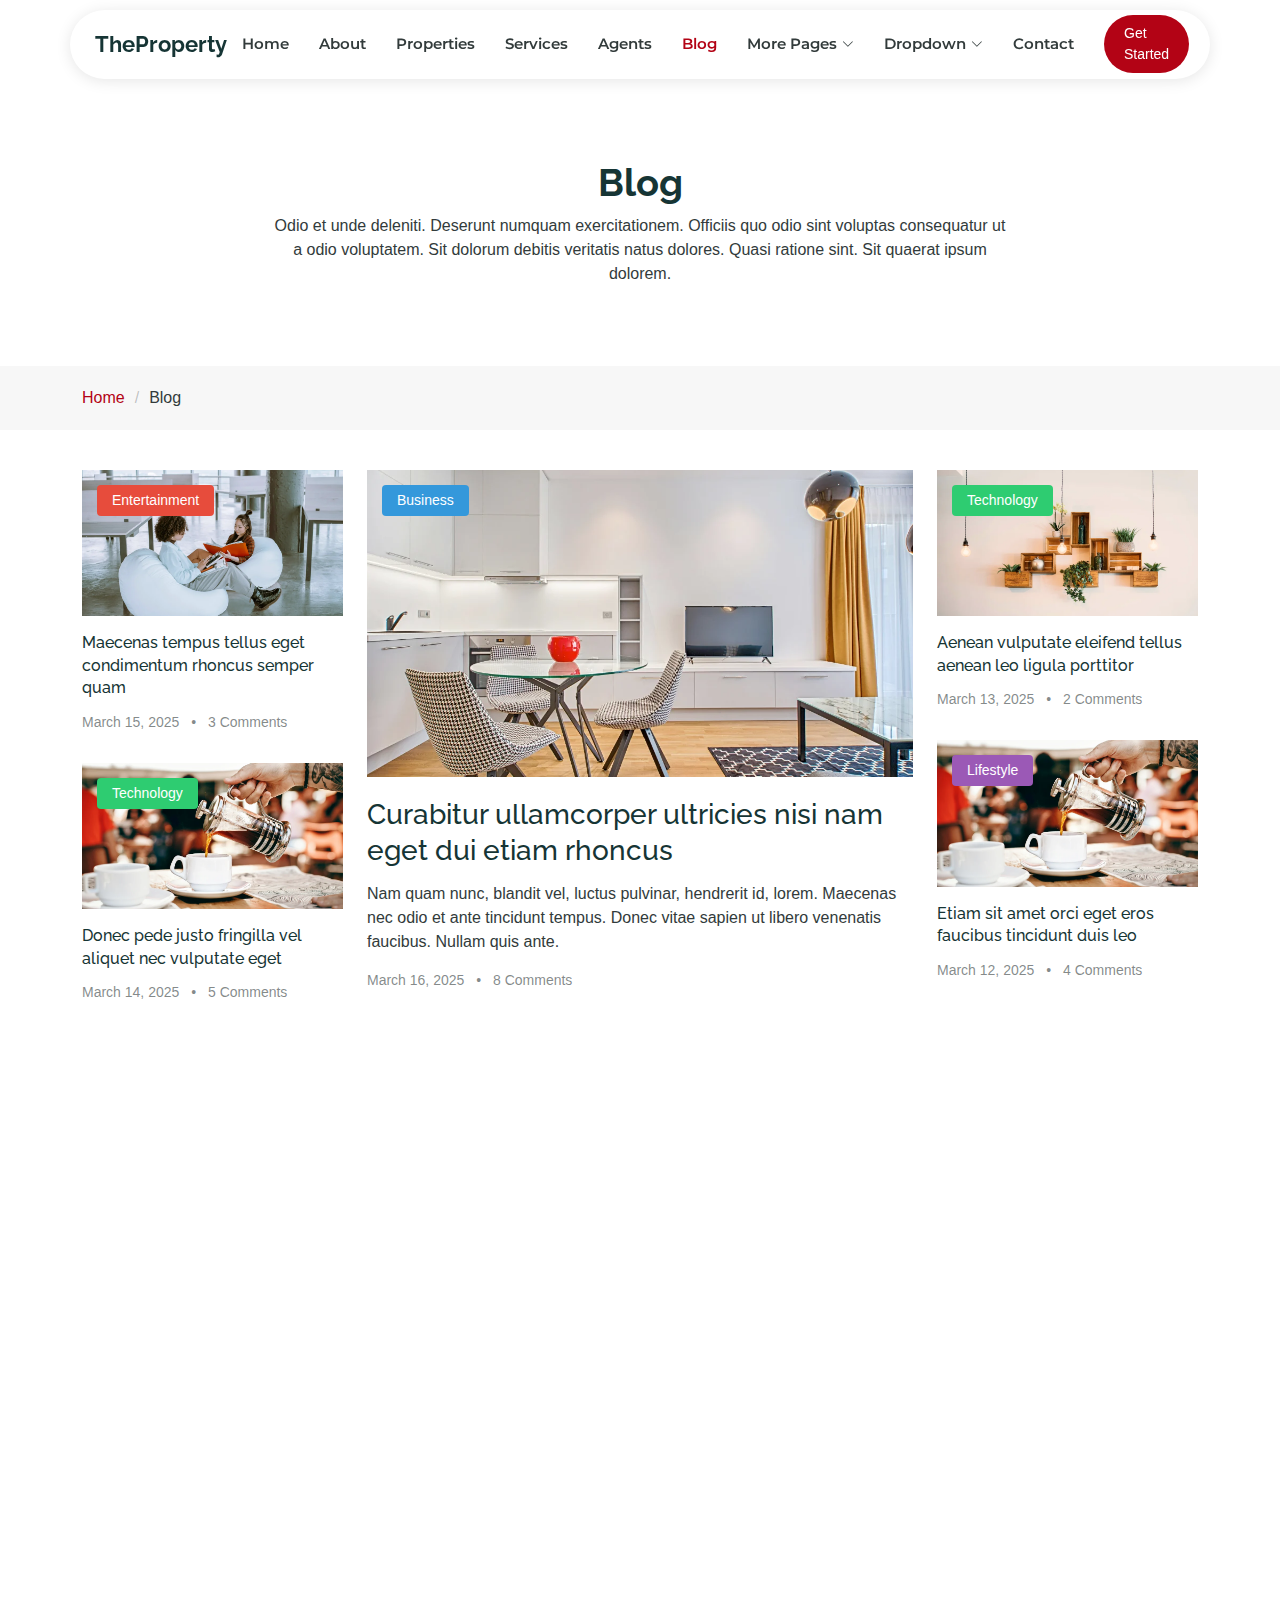
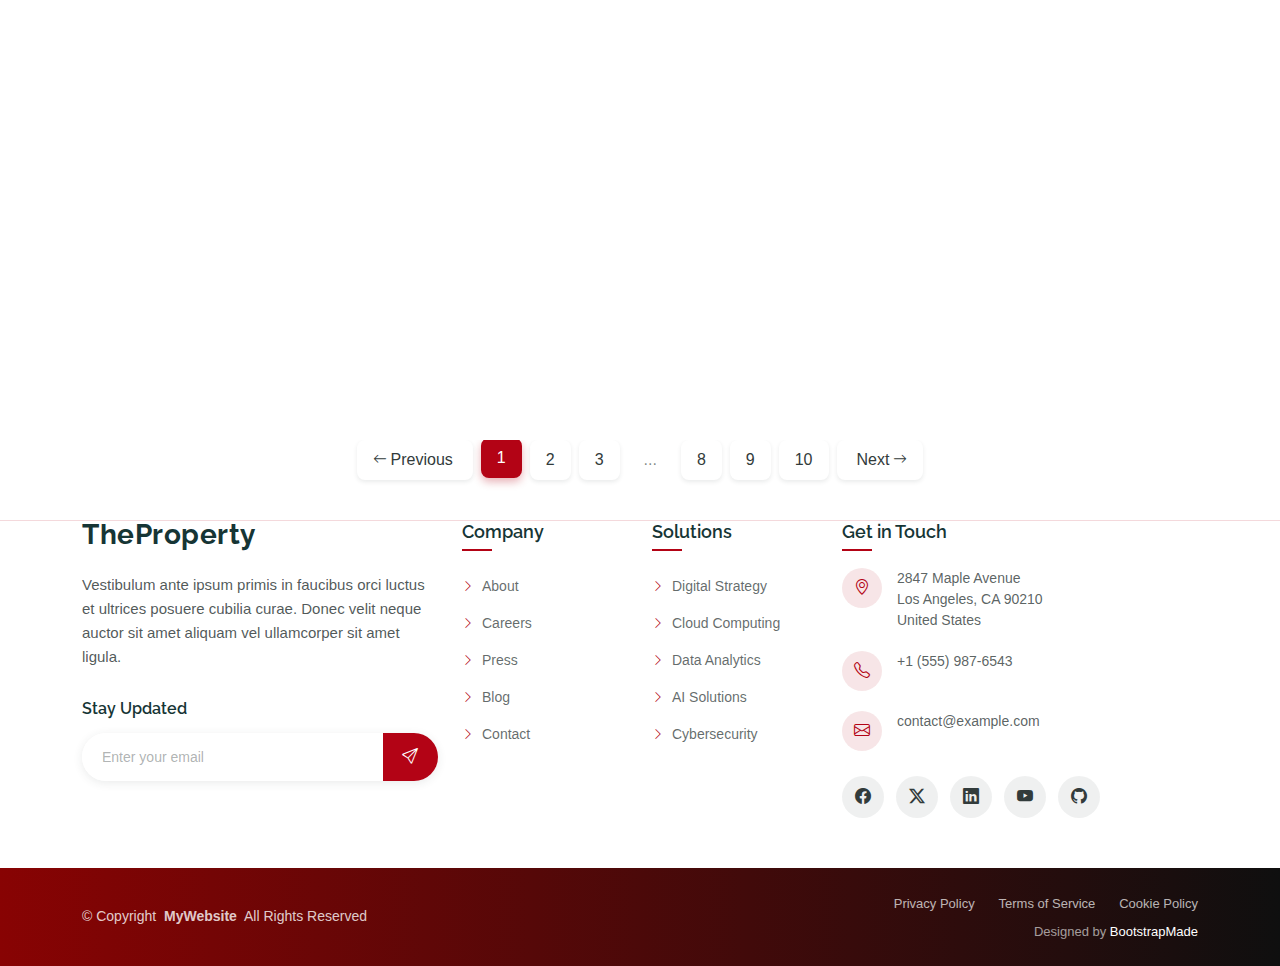
<file: blog.html>
<!DOCTYPE html>
<html lang="en">

<head>
  <meta charset="utf-8">
  <meta content="width=device-width, initial-scale=1.0" name="viewport">
  <title>Blog - TheProperty Bootstrap Template</title>
  <meta name="description" content="">
  <meta name="keywords" content="">

  <!-- Favicons -->
  <link href="assets/img/favicon.png" rel="icon">
  <link href="assets/img/apple-touch-icon.png" rel="apple-touch-icon">

  <!-- Fonts -->
  <link href="https://fonts.googleapis.com" rel="preconnect">
  <link href="https://fonts.gstatic.com" rel="preconnect" crossorigin>
  <link href="https://fonts.googleapis.com/css2?family=Roboto:ital,wght@0,100;0,300;0,400;0,500;0,700;0,900;1,100;1,300;1,400;1,500;1,700;1,900&family=Montserrat:ital,wght@0,100;0,200;0,300;0,400;0,500;0,600;0,700;0,800;0,900;1,100;1,200;1,300;1,400;1,500;1,600;1,700;1,800;1,900&family=Raleway:ital,wght@0,100;0,200;0,300;0,400;0,500;0,600;0,700;0,800;0,900;1,100;1,200;1,300;1,400;1,500;1,600;1,700;1,800;1,900&display=swap" rel="stylesheet">

  <!-- Vendor CSS Files -->
  <link href="assets/vendor/bootstrap/css/bootstrap.min.css" rel="stylesheet">
  <link href="assets/vendor/bootstrap-icons/bootstrap-icons.css" rel="stylesheet">
  <link href="assets/vendor/aos/aos.css" rel="stylesheet">
  <link href="assets/vendor/glightbox/css/glightbox.min.css" rel="stylesheet">
  <link href="assets/vendor/swiper/swiper-bundle.min.css" rel="stylesheet">
  <link href="assets/vendor/drift-zoom/drift-basic.css" rel="stylesheet">

  <!-- Main CSS File -->
  <link href="assets/css/main.css" rel="stylesheet">

  <!-- =======================================================
  * Template Name: TheProperty
  * Template URL: https://bootstrapmade.com/theproperty-bootstrap-real-estate-template/
  * Updated: Aug 05 2025 with Bootstrap v5.3.7
  * Author: BootstrapMade.com
  * License: https://bootstrapmade.com/license/
  ======================================================== -->
</head>

<body class="blog-page">

  <header id="header" class="header d-flex align-items-center fixed-top">
    <div class="header-container container-fluid container-xl position-relative d-flex align-items-center justify-content-between">

      <a href="index.html" class="logo d-flex align-items-center me-auto me-xl-0">
        <!-- Uncomment the line below if you also wish to use an image logo -->
        <!-- <img src="assets/img/logo.webp" alt=""> -->
        <h1 class="sitename">TheProperty</h1>
      </a>

      <nav id="navmenu" class="navmenu">
        <ul>
          <li><a href="index.html">Home</a></li>
          <li><a href="about.html">About</a></li>
          <li><a href="properties.html">Properties</a></li>
          <li><a href="services.html">Services</a></li>
          <li><a href="agents.html">Agents</a></li>
          <li><a href="blog.html" class="active">Blog</a></li>
          <li class="dropdown"><a href="#"><span>More Pages</span> <i class="bi bi-chevron-down toggle-dropdown"></i></a>
            <ul>
              <li><a href="property-details.html">Property Details</a></li>
              <li><a href="service-details.html">Service Details</a></li>
              <li><a href="agent-profile.html">Agent Profile</a></li>
              <li><a href="blog-details.html">Blog Details</a></li>
              <li><a href="terms.html">Terms</a></li>
              <li><a href="privacy.html">Privacy</a></li>
              <li><a href="404.html">404</a></li>
            </ul>
          </li>

          <li class="dropdown"><a href="#"><span>Dropdown</span> <i class="bi bi-chevron-down toggle-dropdown"></i></a>
            <ul>
              <li><a href="#">Dropdown 1</a></li>
              <li class="dropdown"><a href="#"><span>Deep Dropdown</span> <i class="bi bi-chevron-down toggle-dropdown"></i></a>
                <ul>
                  <li><a href="#">Deep Dropdown 1</a></li>
                  <li><a href="#">Deep Dropdown 2</a></li>
                  <li><a href="#">Deep Dropdown 3</a></li>
                  <li><a href="#">Deep Dropdown 4</a></li>
                  <li><a href="#">Deep Dropdown 5</a></li>
                </ul>
              </li>
              <li><a href="#">Dropdown 2</a></li>
              <li><a href="#">Dropdown 3</a></li>
              <li><a href="#">Dropdown 4</a></li>
            </ul>
          </li>
          <li><a href="contact.html">Contact</a></li>
        </ul>
        <i class="mobile-nav-toggle d-xl-none bi bi-list"></i>
      </nav>

      <a class="btn-getstarted" href="properties.html">Get Started</a>

    </div>
  </header>

  <main class="main">

    <!-- Page Title -->
    <div class="page-title">
      <div class="heading">
        <div class="container">
          <div class="row d-flex justify-content-center text-center">
            <div class="col-lg-8">
              <h1 class="heading-title">Blog</h1>
              <p class="mb-0">
                Odio et unde deleniti. Deserunt numquam exercitationem. Officiis quo
                odio sint voluptas consequatur ut a odio voluptatem. Sit dolorum
                debitis veritatis natus dolores. Quasi ratione sint. Sit quaerat
                ipsum dolorem.
              </p>
            </div>
          </div>
        </div>
      </div>
      <nav class="breadcrumbs">
        <div class="container">
          <ol>
            <li><a href="index.html">Home</a></li>
            <li class="current">Blog</li>
          </ol>
        </div>
      </nav>
    </div><!-- End Page Title -->

    <!-- Blog Hero Section -->
    <section id="blog-hero" class="blog-hero section">

      <div class="container" data-aos="fade-up">

        <div class="row g-4">
          <!-- Left Side Posts -->
          <div class="col-lg-3">
            <div class="side-posts">
              <!-- Side Post 1 -->
              <article class="post-item side-post" data-aos="fade-right" data-aos-delay="100">
                <div class="post-img">
                  <img src="assets/img/blog/blog-post-3.webp" alt="Post Image" class="img-fluid" loading="lazy">
                  <span class="category entertainment">Entertainment</span>
                </div>
                <div class="post-content">
                  <h3 class="post-title">
                    <a href="#">Maecenas tempus tellus eget condimentum rhoncus semper quam</a>
                  </h3>
                  <div class="post-meta">
                    <span>March 15, 2025</span>
                    <span class="dot">•</span>
                    <span>3 Comments</span>
                  </div>
                </div>
              </article>

              <!-- Side Post 2 -->
              <article class="post-item side-post" data-aos="fade-right" data-aos-delay="200">
                <div class="post-img">
                  <img src="assets/img/blog/blog-post-9.webp" alt="Post Image" class="img-fluid" loading="lazy">
                  <span class="category technology">Technology</span>
                </div>
                <div class="post-content">
                  <h3 class="post-title">
                    <a href="#">Donec pede justo fringilla vel aliquet nec vulputate eget</a>
                  </h3>
                  <div class="post-meta">
                    <span>March 14, 2025</span>
                    <span class="dot">•</span>
                    <span>5 Comments</span>
                  </div>
                </div>
              </article>
            </div>
          </div>

          <!-- Main Post -->
          <div class="col-lg-6">
            <article class="post-item main-post" data-aos="fade-up">
              <div class="post-img">
                <img src="assets/img/blog/blog-post-7.webp" alt="Post Image" class="img-fluid">
                <span class="category business">Business</span>
              </div>
              <div class="post-content">
                <h2 class="post-title">
                  <a href="#">Curabitur ullamcorper ultricies nisi nam eget dui etiam rhoncus</a>
                </h2>
                <p class="post-excerpt">
                  Nam quam nunc, blandit vel, luctus pulvinar, hendrerit id, lorem. Maecenas nec odio et ante tincidunt tempus. Donec vitae sapien ut libero venenatis faucibus. Nullam quis ante.
                </p>
                <div class="post-meta">
                  <span>March 16, 2025</span>
                  <span class="dot">•</span>
                  <span>8 Comments</span>
                </div>
              </div>
            </article>
          </div>

          <!-- Right Side Posts -->
          <div class="col-lg-3">
            <div class="side-posts">
              <!-- Side Post 3 -->
              <article class="post-item side-post" data-aos="fade-left" data-aos-delay="100">
                <div class="post-img">
                  <img src="assets/img/blog/blog-post-6.webp" alt="Post Image" class="img-fluid" loading="lazy">
                  <span class="category technology">Technology</span>
                </div>
                <div class="post-content">
                  <h3 class="post-title">
                    <a href="#">Aenean vulputate eleifend tellus aenean leo ligula porttitor</a>
                  </h3>
                  <div class="post-meta">
                    <span>March 13, 2025</span>
                    <span class="dot">•</span>
                    <span>2 Comments</span>
                  </div>
                </div>
              </article>

              <!-- Side Post 4 -->
              <article class="post-item side-post" data-aos="fade-left" data-aos-delay="200">
                <div class="post-img">
                  <img src="assets/img/blog/blog-post-9.webp" alt="Post Image" class="img-fluid" loading="lazy">
                  <span class="category lifestyle">Lifestyle</span>
                </div>
                <div class="post-content">
                  <h3 class="post-title">
                    <a href="#">Etiam sit amet orci eget eros faucibus tincidunt duis leo</a>
                  </h3>
                  <div class="post-meta">
                    <span>March 12, 2025</span>
                    <span class="dot">•</span>
                    <span>4 Comments</span>
                  </div>
                </div>
              </article>
            </div>
          </div>
        </div>

      </div>

    </section><!-- /Blog Hero Section -->

    <!-- Blog Posts Section -->
    <section id="blog-posts" class="blog-posts section">

      <div class="container" data-aos="fade-up" data-aos-delay="100">
        <div class="row gy-4">

          <div class="col-lg-4">
            <article>

              <div class="post-img">
                <img src="assets/img/blog/blog-post-1.webp" alt="" class="img-fluid">
              </div>

              <p class="post-category">Politics</p>

              <h2 class="title">
                <a href="blog-details.html">Dolorum optio tempore voluptas dignissimos</a>
              </h2>

              <div class="d-flex align-items-center">
                <img src="assets/img/person/person-f-12.webp" alt="" class="img-fluid post-author-img flex-shrink-0">
                <div class="post-meta">
                  <p class="post-author">Maria Doe</p>
                  <p class="post-date">
                    <time datetime="2022-01-01">Jan 1, 2022</time>
                  </p>
                </div>
              </div>

            </article>
          </div><!-- End post list item -->

          <div class="col-lg-4">
            <article>

              <div class="post-img">
                <img src="assets/img/blog/blog-post-2.webp" alt="" class="img-fluid">
              </div>

              <p class="post-category">Sports</p>

              <h2 class="title">
                <a href="blog-details.html">Nisi magni odit consequatur autem nulla dolorem</a>
              </h2>

              <div class="d-flex align-items-center">
                <img src="assets/img/person/person-f-13.webp" alt="" class="img-fluid post-author-img flex-shrink-0">
                <div class="post-meta">
                  <p class="post-author">Allisa Mayer</p>
                  <p class="post-date">
                    <time datetime="2022-01-01">Jun 5, 2022</time>
                  </p>
                </div>
              </div>

            </article>
          </div><!-- End post list item -->

          <div class="col-lg-4">
            <article>

              <div class="post-img">
                <img src="assets/img/blog/blog-post-3.webp" alt="" class="img-fluid">
              </div>

              <p class="post-category">Entertainment</p>

              <h2 class="title">
                <a href="blog-details.html">Possimus soluta ut id suscipit ea ut in quo quia et soluta</a>
              </h2>

              <div class="d-flex align-items-center">
                <img src="assets/img/person/person-m-10.webp" alt="" class="img-fluid post-author-img flex-shrink-0">
                <div class="post-meta">
                  <p class="post-author">Mark Dower</p>
                  <p class="post-date">
                    <time datetime="2022-01-01">Jun 22, 2022</time>
                  </p>
                </div>
              </div>

            </article>
          </div><!-- End post list item -->

          <div class="col-lg-4">
            <article>

              <div class="post-img">
                <img src="assets/img/blog/blog-post-4.webp" alt="" class="img-fluid">
              </div>

              <p class="post-category">Sports</p>

              <h2 class="title">
                <a href="blog-details.html">Non rem rerum nam cum quo minus olor distincti</a>
              </h2>

              <div class="d-flex align-items-center">
                <img src="assets/img/person/person-f-14.webp" alt="" class="img-fluid post-author-img flex-shrink-0">
                <div class="post-meta">
                  <p class="post-author">Lisa Neymar</p>
                  <p class="post-date">
                    <time datetime="2022-01-01">Jun 30, 2022</time>
                  </p>
                </div>
              </div>

            </article>
          </div><!-- End post list item -->

          <div class="col-lg-4">
            <article>

              <div class="post-img">
                <img src="assets/img/blog/blog-post-5.webp" alt="" class="img-fluid">
              </div>

              <p class="post-category">Politics</p>

              <h2 class="title">
                <a href="blog-details.html">Accusamus quaerat aliquam qui debitis facilis consequatur</a>
              </h2>

              <div class="d-flex align-items-center">
                <img src="assets/img/person/person-m-11.webp" alt="" class="img-fluid post-author-img flex-shrink-0">
                <div class="post-meta">
                  <p class="post-author">Denis Peterson</p>
                  <p class="post-date">
                    <time datetime="2022-01-01">Jan 30, 2022</time>
                  </p>
                </div>
              </div>

            </article>
          </div><!-- End post list item -->

          <div class="col-lg-4">
            <article>

              <div class="post-img">
                <img src="assets/img/blog/blog-post-6.webp" alt="" class="img-fluid">
              </div>

              <p class="post-category">Entertainment</p>

              <h2 class="title">
                <a href="blog-details.html">Distinctio provident quibusdam numquam aperiam aut</a>
              </h2>

              <div class="d-flex align-items-center">
                <img src="assets/img/person/person-f-15.webp" alt="" class="img-fluid post-author-img flex-shrink-0">
                <div class="post-meta">
                  <p class="post-author">Mika Lendon</p>
                  <p class="post-date">
                    <time datetime="2022-01-01">Feb 14, 2022</time>
                  </p>
                </div>
              </div>

            </article>
          </div><!-- End post list item -->

        </div>
      </div>

    </section><!-- /Blog Posts Section -->

    <!-- Pagination 2 Section -->
    <section id="pagination-2" class="pagination-2 section">

      <div class="container">
        <nav class="d-flex justify-content-center" aria-label="Page navigation">
          <ul>
            <li>
              <a href="#" aria-label="Previous page">
                <i class="bi bi-arrow-left"></i>
                <span class="d-none d-sm-inline">Previous</span>
              </a>
            </li>

            <li><a href="#" class="active">1</a></li>
            <li><a href="#">2</a></li>
            <li><a href="#">3</a></li>
            <li class="ellipsis">...</li>
            <li><a href="#">8</a></li>
            <li><a href="#">9</a></li>
            <li><a href="#">10</a></li>

            <li>
              <a href="#" aria-label="Next page">
                <span class="d-none d-sm-inline">Next</span>
                <i class="bi bi-arrow-right"></i>
              </a>
            </li>
          </ul>
        </nav>
      </div>

    </section><!-- /Pagination 2 Section -->

  </main>

  <footer id="footer" class="footer position-relative">

    <div class="container">
      <div class="row gy-5">

        <div class="col-lg-4">
          <div class="footer-content">
            <a href="index.html" class="logo d-flex align-items-center mb-4">
              <span class="sitename">TheProperty</span>
            </a>
            <p class="mb-4">Vestibulum ante ipsum primis in faucibus orci luctus et ultrices posuere cubilia curae. Donec velit neque auctor sit amet aliquam vel ullamcorper sit amet ligula.</p>

            <div class="newsletter-form">
              <h5>Stay Updated</h5>
              <form action="forms/newsletter.php" method="post" class="php-email-form">
                <div class="input-group">
                  <input type="email" name="email" class="form-control" placeholder="Enter your email" required="">
                  <button type="submit" class="btn-subscribe">
                    <i class="bi bi-send"></i>
                  </button>
                </div>
                <div class="loading">Loading</div>
                <div class="error-message"></div>
                <div class="sent-message">Thank you for subscribing!</div>
              </form>
            </div>
          </div>
        </div>

        <div class="col-lg-2 col-6">
          <div class="footer-links">
            <h4>Company</h4>
            <ul>
              <li><a href="#"><i class="bi bi-chevron-right"></i> About</a></li>
              <li><a href="#"><i class="bi bi-chevron-right"></i> Careers</a></li>
              <li><a href="#"><i class="bi bi-chevron-right"></i> Press</a></li>
              <li><a href="#"><i class="bi bi-chevron-right"></i> Blog</a></li>
              <li><a href="#"><i class="bi bi-chevron-right"></i> Contact</a></li>
            </ul>
          </div>
        </div>

        <div class="col-lg-2 col-6">
          <div class="footer-links">
            <h4>Solutions</h4>
            <ul>
              <li><a href="#"><i class="bi bi-chevron-right"></i> Digital Strategy</a></li>
              <li><a href="#"><i class="bi bi-chevron-right"></i> Cloud Computing</a></li>
              <li><a href="#"><i class="bi bi-chevron-right"></i> Data Analytics</a></li>
              <li><a href="#"><i class="bi bi-chevron-right"></i> AI Solutions</a></li>
              <li><a href="#"><i class="bi bi-chevron-right"></i> Cybersecurity</a></li>
            </ul>
          </div>
        </div>

        <div class="col-lg-4">
          <div class="footer-contact">
            <h4>Get in Touch</h4>
            <div class="contact-item">
              <div class="contact-icon">
                <i class="bi bi-geo-alt"></i>
              </div>
              <div class="contact-info">
                <p>2847 Maple Avenue<br>Los Angeles, CA 90210<br>United States</p>
              </div>
            </div>

            <div class="contact-item">
              <div class="contact-icon">
                <i class="bi bi-telephone"></i>
              </div>
              <div class="contact-info">
                <p>+1 (555) 987-6543</p>
              </div>
            </div>

            <div class="contact-item">
              <div class="contact-icon">
                <i class="bi bi-envelope"></i>
              </div>
              <div class="contact-info">
                <p>contact@example.com</p>
              </div>
            </div>

            <div class="social-links">
              <a href="#"><i class="bi bi-facebook"></i></a>
              <a href="#"><i class="bi bi-twitter-x"></i></a>
              <a href="#"><i class="bi bi-linkedin"></i></a>
              <a href="#"><i class="bi bi-youtube"></i></a>
              <a href="#"><i class="bi bi-github"></i></a>
            </div>
          </div>
        </div>

      </div>
    </div>

    <div class="footer-bottom">
      <div class="container">
        <div class="row align-items-center">
          <div class="col-lg-6">
            <div class="copyright">
              <p>© <span>Copyright</span> <strong class="px-1 sitename">MyWebsite</strong> <span>All Rights Reserved</span></p>
            </div>
          </div>
          <div class="col-lg-6">
            <div class="footer-bottom-links">
              <a href="#">Privacy Policy</a>
              <a href="#">Terms of Service</a>
              <a href="#">Cookie Policy</a>
            </div>
            <div class="credits">
              <!-- All the links in the footer should remain intact. -->
              <!-- You can delete the links only if you've purchased the pro version. -->
              <!-- Licensing information: https://bootstrapmade.com/license/ -->
              <!-- Purchase the pro version with working PHP/AJAX contact form: [buy-url] -->
              Designed by <a href="https://bootstrapmade.com/">BootstrapMade</a>
            </div>
          </div>
        </div>
      </div>
    </div>

  </footer>

  <!-- Scroll Top -->
  <a href="#" id="scroll-top" class="scroll-top d-flex align-items-center justify-content-center"><i class="bi bi-arrow-up-short"></i></a>

  <!-- Preloader -->
  <div id="preloader"></div>

  <!-- Vendor JS Files -->
  <script src="assets/vendor/bootstrap/js/bootstrap.bundle.min.js"></script>
  <script src="assets/vendor/php-email-form/validate.js"></script>
  <script src="assets/vendor/aos/aos.js"></script>
  <script src="assets/vendor/purecounter/purecounter_vanilla.js"></script>
  <script src="assets/vendor/glightbox/js/glightbox.min.js"></script>
  <script src="assets/vendor/swiper/swiper-bundle.min.js"></script>
  <script src="assets/vendor/drift-zoom/Drift.min.js"></script>

  <!-- Main JS File -->
  <script src="assets/js/main.js"></script>

</body>

</html>
</file>
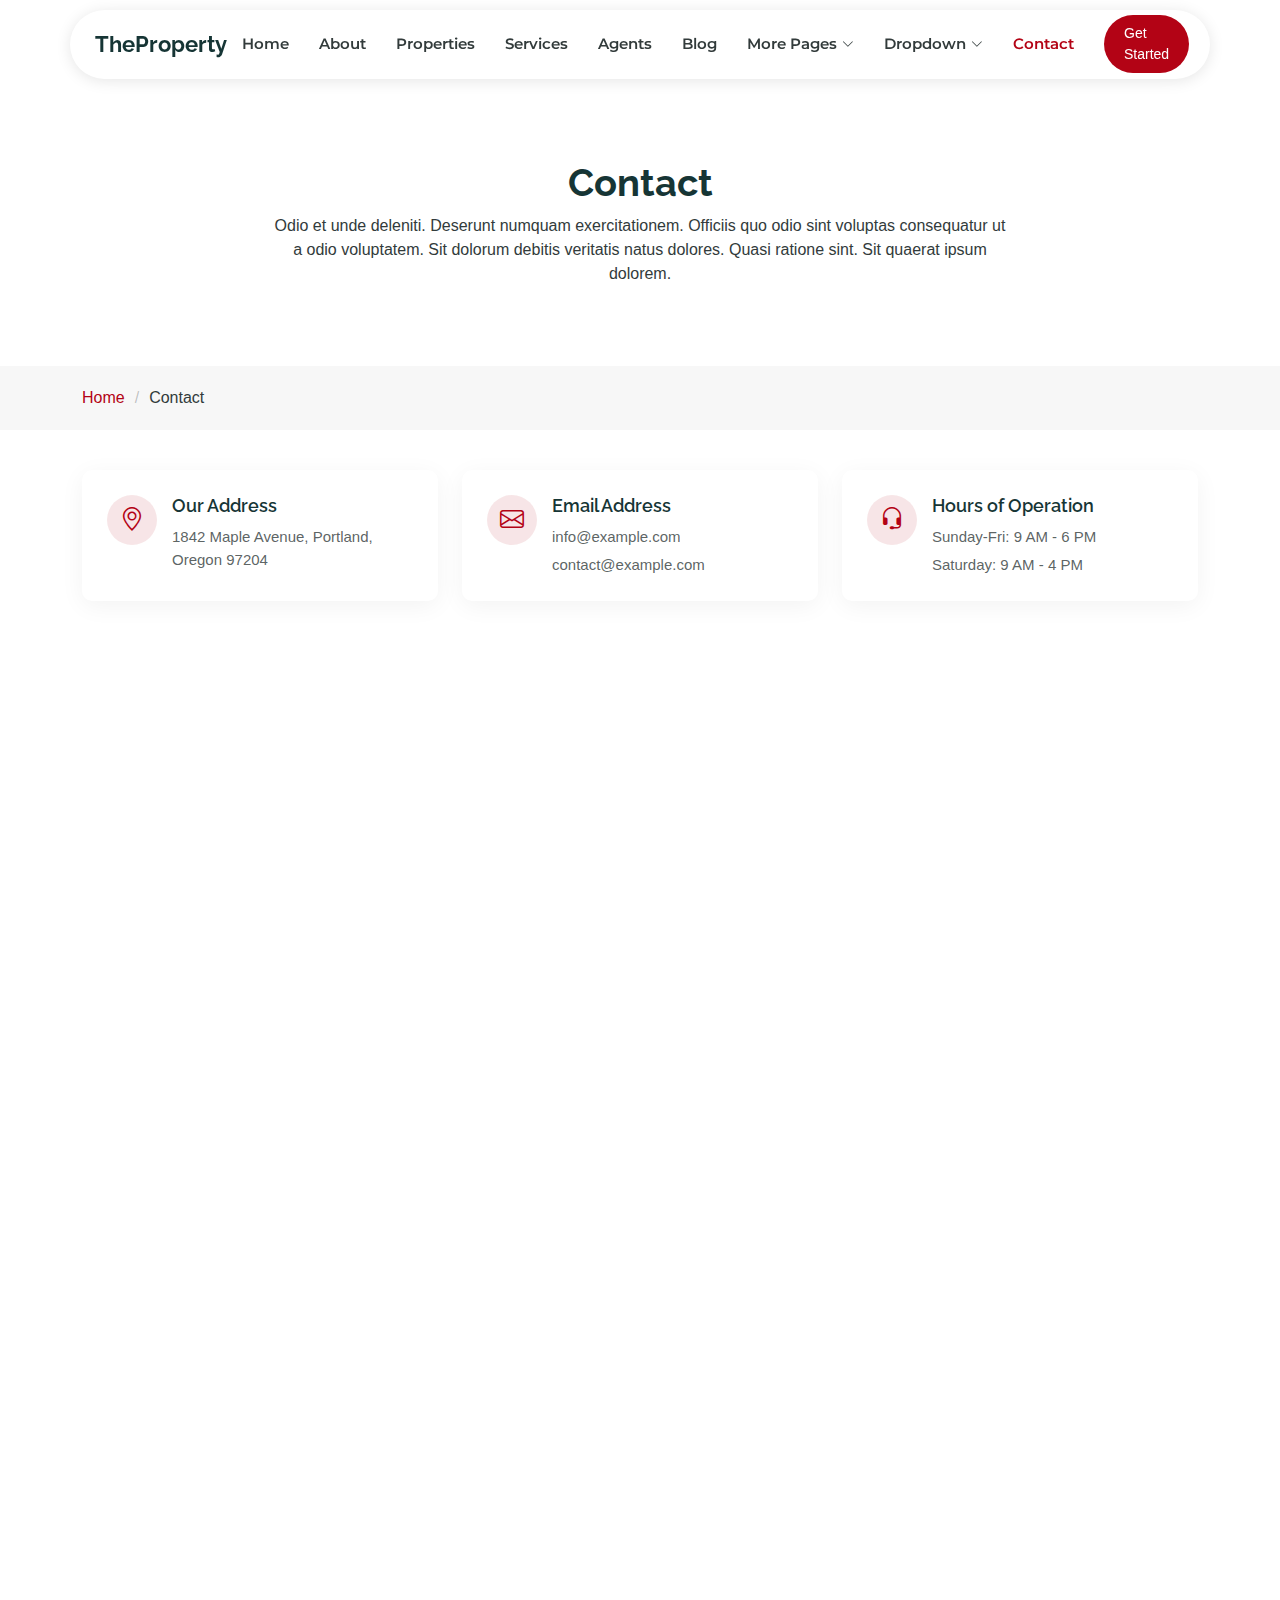
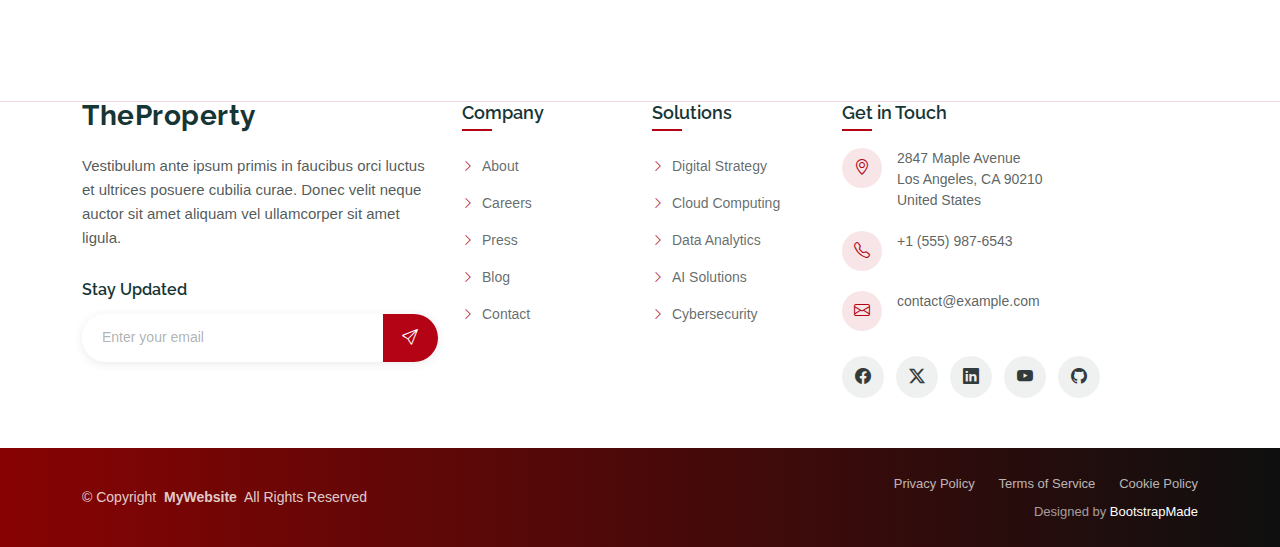
<file: contact.html>
<!DOCTYPE html>
<html lang="en">

<head>
  <meta charset="utf-8">
  <meta content="width=device-width, initial-scale=1.0" name="viewport">
  <title>Contact - TheProperty Bootstrap Template</title>
  <meta name="description" content="">
  <meta name="keywords" content="">

  <!-- Favicons -->
  <link href="assets/img/favicon.png" rel="icon">
  <link href="assets/img/apple-touch-icon.png" rel="apple-touch-icon">

  <!-- Fonts -->
  <link href="https://fonts.googleapis.com" rel="preconnect">
  <link href="https://fonts.gstatic.com" rel="preconnect" crossorigin>
  <link href="https://fonts.googleapis.com/css2?family=Roboto:ital,wght@0,100;0,300;0,400;0,500;0,700;0,900;1,100;1,300;1,400;1,500;1,700;1,900&family=Montserrat:ital,wght@0,100;0,200;0,300;0,400;0,500;0,600;0,700;0,800;0,900;1,100;1,200;1,300;1,400;1,500;1,600;1,700;1,800;1,900&family=Raleway:ital,wght@0,100;0,200;0,300;0,400;0,500;0,600;0,700;0,800;0,900;1,100;1,200;1,300;1,400;1,500;1,600;1,700;1,800;1,900&display=swap" rel="stylesheet">

  <!-- Vendor CSS Files -->
  <link href="assets/vendor/bootstrap/css/bootstrap.min.css" rel="stylesheet">
  <link href="assets/vendor/bootstrap-icons/bootstrap-icons.css" rel="stylesheet">
  <link href="assets/vendor/aos/aos.css" rel="stylesheet">
  <link href="assets/vendor/glightbox/css/glightbox.min.css" rel="stylesheet">
  <link href="assets/vendor/swiper/swiper-bundle.min.css" rel="stylesheet">
  <link href="assets/vendor/drift-zoom/drift-basic.css" rel="stylesheet">

  <!-- Main CSS File -->
  <link href="assets/css/main.css" rel="stylesheet">

  <!-- =======================================================
  * Template Name: TheProperty
  * Template URL: https://bootstrapmade.com/theproperty-bootstrap-real-estate-template/
  * Updated: Aug 05 2025 with Bootstrap v5.3.7
  * Author: BootstrapMade.com
  * License: https://bootstrapmade.com/license/
  ======================================================== -->
</head>

<body class="contact-page">

  <header id="header" class="header d-flex align-items-center fixed-top">
    <div class="header-container container-fluid container-xl position-relative d-flex align-items-center justify-content-between">

      <a href="index.html" class="logo d-flex align-items-center me-auto me-xl-0">
        <!-- Uncomment the line below if you also wish to use an image logo -->
        <!-- <img src="assets/img/logo.webp" alt=""> -->
        <h1 class="sitename">TheProperty</h1>
      </a>

      <nav id="navmenu" class="navmenu">
        <ul>
          <li><a href="index.html">Home</a></li>
          <li><a href="about.html">About</a></li>
          <li><a href="properties.html">Properties</a></li>
          <li><a href="services.html">Services</a></li>
          <li><a href="agents.html">Agents</a></li>
          <li><a href="blog.html">Blog</a></li>
          <li class="dropdown"><a href="#"><span>More Pages</span> <i class="bi bi-chevron-down toggle-dropdown"></i></a>
            <ul>
              <li><a href="property-details.html">Property Details</a></li>
              <li><a href="service-details.html">Service Details</a></li>
              <li><a href="agent-profile.html">Agent Profile</a></li>
              <li><a href="blog-details.html">Blog Details</a></li>
              <li><a href="terms.html">Terms</a></li>
              <li><a href="privacy.html">Privacy</a></li>
              <li><a href="404.html">404</a></li>
            </ul>
          </li>

          <li class="dropdown"><a href="#"><span>Dropdown</span> <i class="bi bi-chevron-down toggle-dropdown"></i></a>
            <ul>
              <li><a href="#">Dropdown 1</a></li>
              <li class="dropdown"><a href="#"><span>Deep Dropdown</span> <i class="bi bi-chevron-down toggle-dropdown"></i></a>
                <ul>
                  <li><a href="#">Deep Dropdown 1</a></li>
                  <li><a href="#">Deep Dropdown 2</a></li>
                  <li><a href="#">Deep Dropdown 3</a></li>
                  <li><a href="#">Deep Dropdown 4</a></li>
                  <li><a href="#">Deep Dropdown 5</a></li>
                </ul>
              </li>
              <li><a href="#">Dropdown 2</a></li>
              <li><a href="#">Dropdown 3</a></li>
              <li><a href="#">Dropdown 4</a></li>
            </ul>
          </li>
          <li><a href="contact.html" class="active">Contact</a></li>
        </ul>
        <i class="mobile-nav-toggle d-xl-none bi bi-list"></i>
      </nav>

      <a class="btn-getstarted" href="properties.html">Get Started</a>

    </div>
  </header>

  <main class="main">

    <!-- Page Title -->
    <div class="page-title">
      <div class="heading">
        <div class="container">
          <div class="row d-flex justify-content-center text-center">
            <div class="col-lg-8">
              <h1 class="heading-title">Contact</h1>
              <p class="mb-0">
                Odio et unde deleniti. Deserunt numquam exercitationem. Officiis quo
                odio sint voluptas consequatur ut a odio voluptatem. Sit dolorum
                debitis veritatis natus dolores. Quasi ratione sint. Sit quaerat
                ipsum dolorem.
              </p>
            </div>
          </div>
        </div>
      </div>
      <nav class="breadcrumbs">
        <div class="container">
          <ol>
            <li><a href="index.html">Home</a></li>
            <li class="current">Contact</li>
          </ol>
        </div>
      </nav>
    </div><!-- End Page Title -->

    <!-- Contact 2 Section -->
    <section id="contact-2" class="contact-2 section">

      <div class="container" data-aos="fade-up" data-aos-delay="100">

        <!-- Contact Info Boxes -->
        <div class="row gy-4 mb-5">
          <div class="col-lg-4" data-aos="fade-up" data-aos-delay="100">
            <div class="contact-info-box">
              <div class="icon-box">
                <i class="bi bi-geo-alt"></i>
              </div>
              <div class="info-content">
                <h4>Our Address</h4>
                <p>1842 Maple Avenue, Portland, Oregon 97204</p>
              </div>
            </div>
          </div>

          <div class="col-lg-4" data-aos="fade-up" data-aos-delay="200">
            <div class="contact-info-box">
              <div class="icon-box">
                <i class="bi bi-envelope"></i>
              </div>
              <div class="info-content">
                <h4>Email Address</h4>
                <p>info@example.com</p>
                <p>contact@example.com</p>
              </div>
            </div>
          </div>

          <div class="col-lg-4" data-aos="fade-up" data-aos-delay="300">
            <div class="contact-info-box">
              <div class="icon-box">
                <i class="bi bi-headset"></i>
              </div>
              <div class="info-content">
                <h4>Hours of Operation</h4>
                <p>Sunday-Fri: 9 AM - 6 PM</p>
                <p>Saturday: 9 AM - 4 PM</p>
              </div>
            </div>
          </div>
        </div>

      </div>

      <!-- Google Maps (Full Width) -->
      <div class="map-section" data-aos="fade-up" data-aos-delay="200">
        <iframe src="https://www.google.com/maps/embed?pb=!1m14!1m8!1m3!1d48389.78314118045!2d-74.006138!3d40.710059!3m2!1i1024!2i768!4f13.1!3m3!1m2!1s0x89c25a22a3bda30d%3A0xb89d1fe6bc499443!2sDowntown%20Conference%20Center!5e0!3m2!1sen!2sus!4v1676961268712!5m2!1sen!2sus" width="100%" height="500" style="border:0;" allowfullscreen="" loading="lazy" referrerpolicy="no-referrer-when-downgrade"></iframe>
      </div>

      <!-- Contact Form Section (Overlapping) -->
      <div class="container form-container-overlap">
        <div class="row justify-content-center" data-aos="fade-up" data-aos-delay="300">
          <div class="col-lg-10">
            <div class="contact-form-wrapper">
              <h2 class="text-center mb-4">Get in Touch</h2>

              <form action="forms/contact.php" method="post" class="php-email-form">
                <div class="row g-3">
                  <div class="col-md-6">
                    <div class="form-group">
                      <div class="input-with-icon">
                        <i class="bi bi-person"></i>
                        <input type="text" class="form-control" name="name" placeholder="First Name" required="">
                      </div>
                    </div>
                  </div>

                  <div class="col-md-6">
                    <div class="form-group">
                      <div class="input-with-icon">
                        <i class="bi bi-envelope"></i>
                        <input type="email" class="form-control" name="email" placeholder="Email Address" required="">
                      </div>
                    </div>
                  </div>

                  <div class="col-md-12">
                    <div class="form-group">
                      <div class="input-with-icon">
                        <i class="bi bi-text-left"></i>
                        <input type="text" class="form-control" name="subject" placeholder="Subject" required="">
                      </div>
                    </div>
                  </div>

                  <div class="col-12">
                    <div class="form-group">
                      <div class="input-with-icon">
                        <i class="bi bi-chat-dots message-icon"></i>
                        <textarea class="form-control" name="message" placeholder="Write Message..." style="height: 180px" required=""></textarea>
                      </div>
                    </div>
                  </div>

                  <div class="col-12">
                    <div class="loading">Loading</div>
                    <div class="error-message"></div>
                    <div class="sent-message">Your message has been sent. Thank you!</div>
                  </div>

                  <div class="col-12 text-center">
                    <button type="submit" class="btn btn-primary btn-submit">SEND MESSAGE</button>
                  </div>
                </div>
              </form>
            </div>
          </div>
        </div>

      </div>

    </section><!-- /Contact 2 Section -->

  </main>

  <footer id="footer" class="footer position-relative">

    <div class="container">
      <div class="row gy-5">

        <div class="col-lg-4">
          <div class="footer-content">
            <a href="index.html" class="logo d-flex align-items-center mb-4">
              <span class="sitename">TheProperty</span>
            </a>
            <p class="mb-4">Vestibulum ante ipsum primis in faucibus orci luctus et ultrices posuere cubilia curae. Donec velit neque auctor sit amet aliquam vel ullamcorper sit amet ligula.</p>

            <div class="newsletter-form">
              <h5>Stay Updated</h5>
              <form action="forms/newsletter.php" method="post" class="php-email-form">
                <div class="input-group">
                  <input type="email" name="email" class="form-control" placeholder="Enter your email" required="">
                  <button type="submit" class="btn-subscribe">
                    <i class="bi bi-send"></i>
                  </button>
                </div>
                <div class="loading">Loading</div>
                <div class="error-message"></div>
                <div class="sent-message">Thank you for subscribing!</div>
              </form>
            </div>
          </div>
        </div>

        <div class="col-lg-2 col-6">
          <div class="footer-links">
            <h4>Company</h4>
            <ul>
              <li><a href="#"><i class="bi bi-chevron-right"></i> About</a></li>
              <li><a href="#"><i class="bi bi-chevron-right"></i> Careers</a></li>
              <li><a href="#"><i class="bi bi-chevron-right"></i> Press</a></li>
              <li><a href="#"><i class="bi bi-chevron-right"></i> Blog</a></li>
              <li><a href="#"><i class="bi bi-chevron-right"></i> Contact</a></li>
            </ul>
          </div>
        </div>

        <div class="col-lg-2 col-6">
          <div class="footer-links">
            <h4>Solutions</h4>
            <ul>
              <li><a href="#"><i class="bi bi-chevron-right"></i> Digital Strategy</a></li>
              <li><a href="#"><i class="bi bi-chevron-right"></i> Cloud Computing</a></li>
              <li><a href="#"><i class="bi bi-chevron-right"></i> Data Analytics</a></li>
              <li><a href="#"><i class="bi bi-chevron-right"></i> AI Solutions</a></li>
              <li><a href="#"><i class="bi bi-chevron-right"></i> Cybersecurity</a></li>
            </ul>
          </div>
        </div>

        <div class="col-lg-4">
          <div class="footer-contact">
            <h4>Get in Touch</h4>
            <div class="contact-item">
              <div class="contact-icon">
                <i class="bi bi-geo-alt"></i>
              </div>
              <div class="contact-info">
                <p>2847 Maple Avenue<br>Los Angeles, CA 90210<br>United States</p>
              </div>
            </div>

            <div class="contact-item">
              <div class="contact-icon">
                <i class="bi bi-telephone"></i>
              </div>
              <div class="contact-info">
                <p>+1 (555) 987-6543</p>
              </div>
            </div>

            <div class="contact-item">
              <div class="contact-icon">
                <i class="bi bi-envelope"></i>
              </div>
              <div class="contact-info">
                <p>contact@example.com</p>
              </div>
            </div>

            <div class="social-links">
              <a href="#"><i class="bi bi-facebook"></i></a>
              <a href="#"><i class="bi bi-twitter-x"></i></a>
              <a href="#"><i class="bi bi-linkedin"></i></a>
              <a href="#"><i class="bi bi-youtube"></i></a>
              <a href="#"><i class="bi bi-github"></i></a>
            </div>
          </div>
        </div>

      </div>
    </div>

    <div class="footer-bottom">
      <div class="container">
        <div class="row align-items-center">
          <div class="col-lg-6">
            <div class="copyright">
              <p>© <span>Copyright</span> <strong class="px-1 sitename">MyWebsite</strong> <span>All Rights Reserved</span></p>
            </div>
          </div>
          <div class="col-lg-6">
            <div class="footer-bottom-links">
              <a href="#">Privacy Policy</a>
              <a href="#">Terms of Service</a>
              <a href="#">Cookie Policy</a>
            </div>
            <div class="credits">
              <!-- All the links in the footer should remain intact. -->
              <!-- You can delete the links only if you've purchased the pro version. -->
              <!-- Licensing information: https://bootstrapmade.com/license/ -->
              <!-- Purchase the pro version with working PHP/AJAX contact form: [buy-url] -->
              Designed by <a href="https://bootstrapmade.com/">BootstrapMade</a>
            </div>
          </div>
        </div>
      </div>
    </div>

  </footer>

  <!-- Scroll Top -->
  <a href="#" id="scroll-top" class="scroll-top d-flex align-items-center justify-content-center"><i class="bi bi-arrow-up-short"></i></a>

  <!-- Preloader -->
  <div id="preloader"></div>

  <!-- Vendor JS Files -->
  <script src="assets/vendor/bootstrap/js/bootstrap.bundle.min.js"></script>
  <script src="assets/vendor/php-email-form/validate.js"></script>
  <script src="assets/vendor/aos/aos.js"></script>
  <script src="assets/vendor/purecounter/purecounter_vanilla.js"></script>
  <script src="assets/vendor/glightbox/js/glightbox.min.js"></script>
  <script src="assets/vendor/swiper/swiper-bundle.min.js"></script>
  <script src="assets/vendor/drift-zoom/Drift.min.js"></script>

  <!-- Main JS File -->
  <script src="assets/js/main.js"></script>

</body>

</html>
</file>
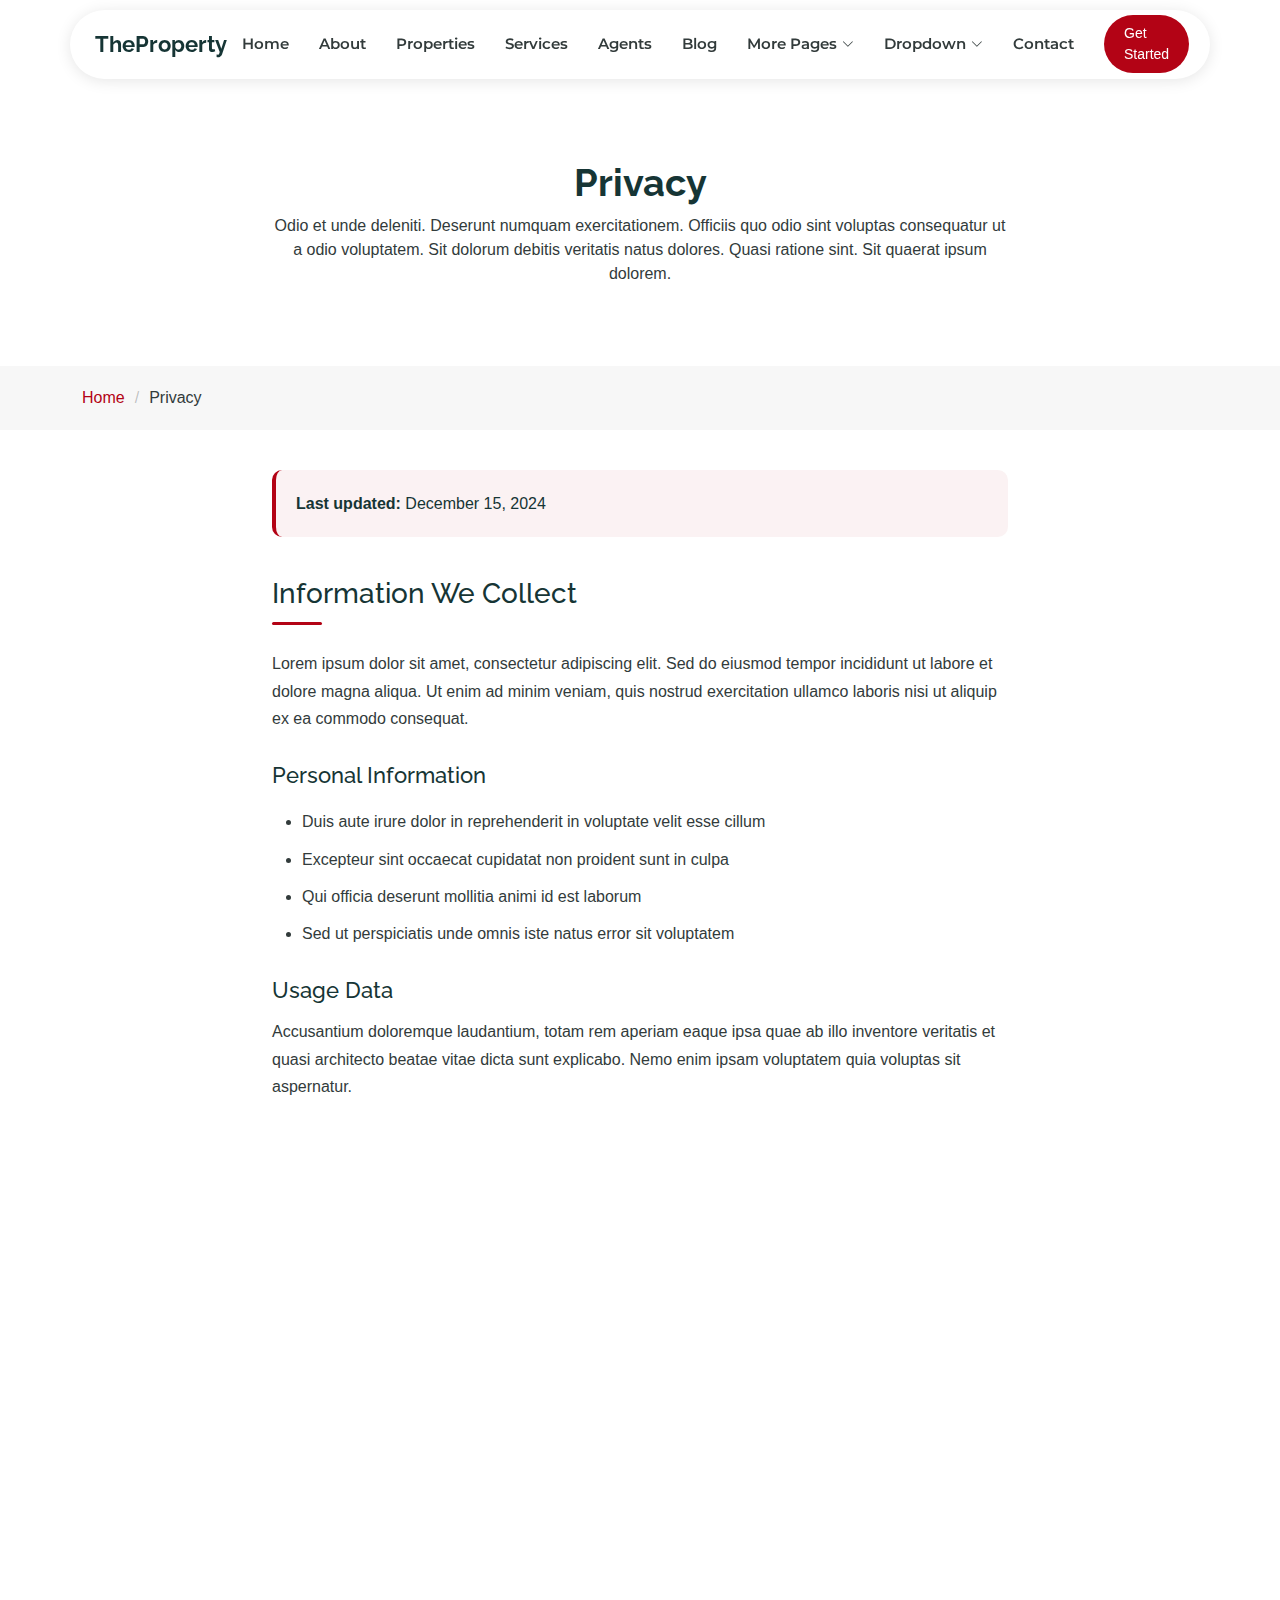
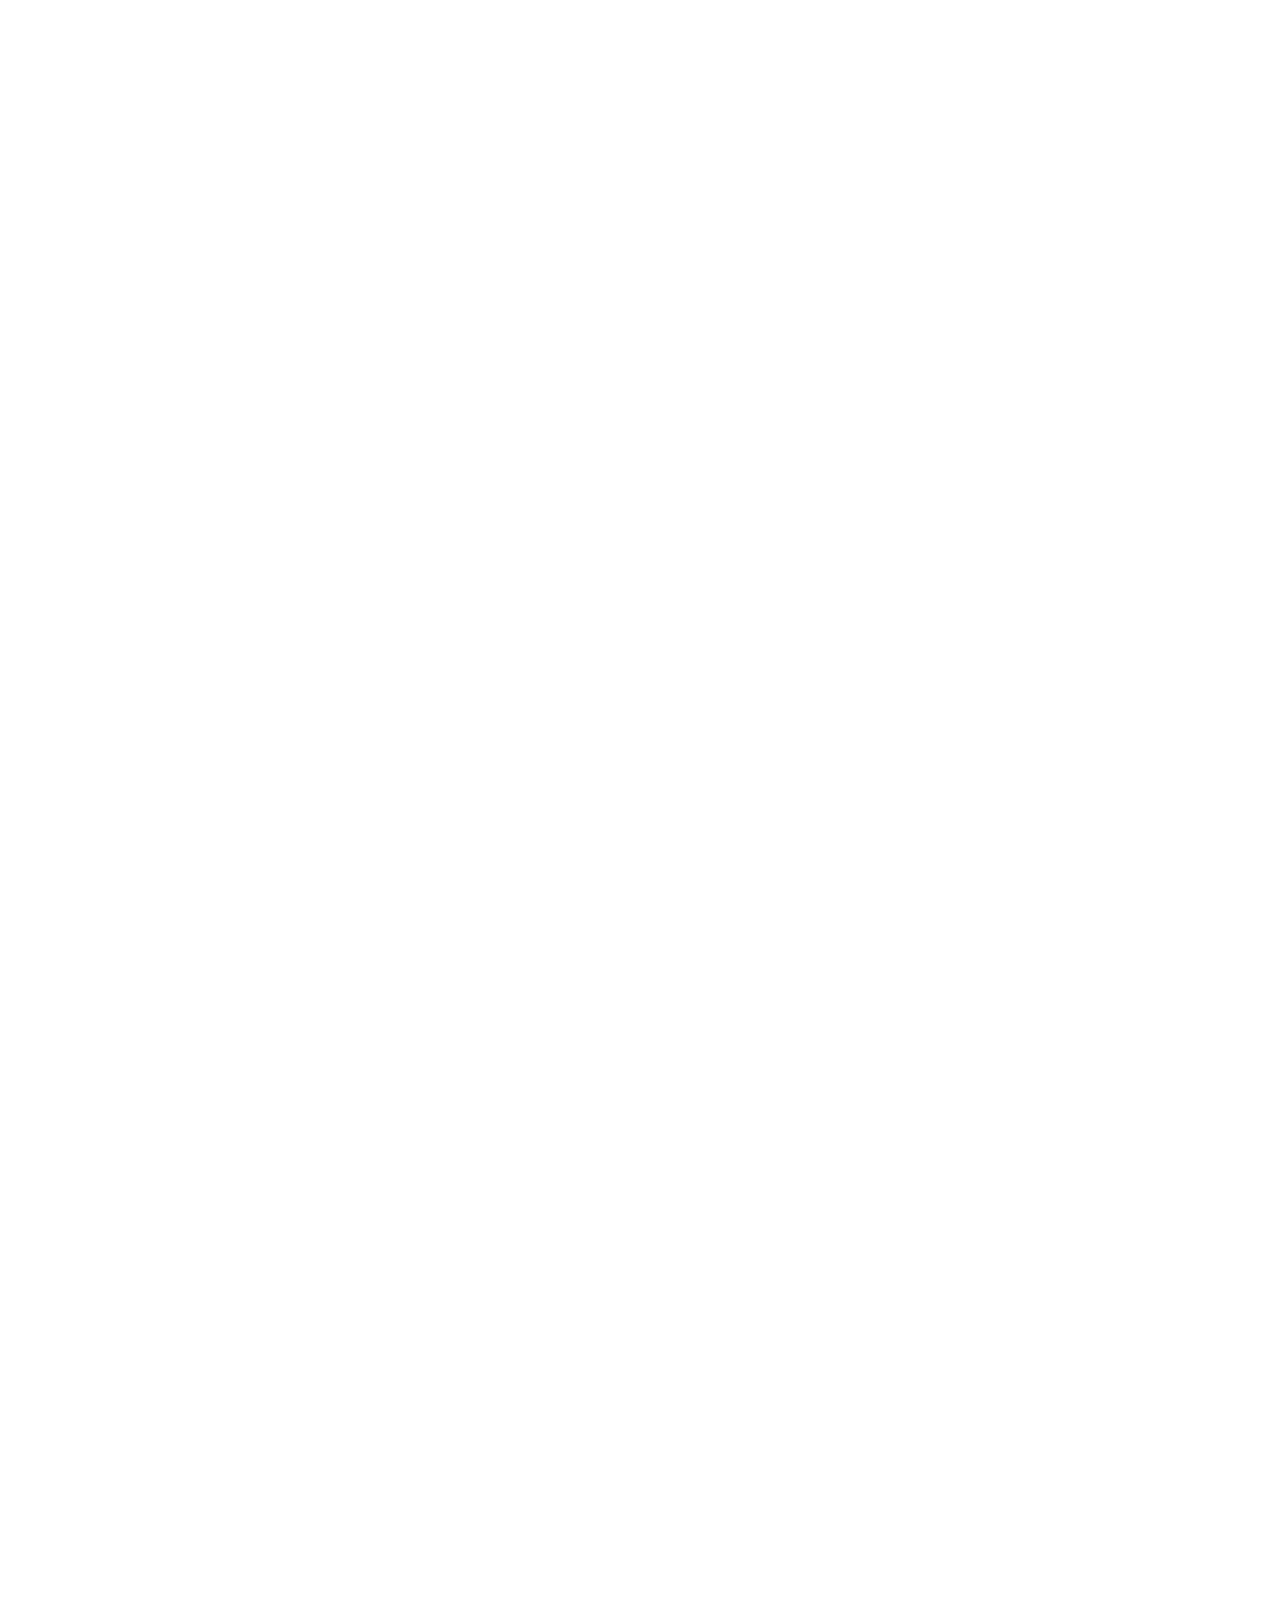
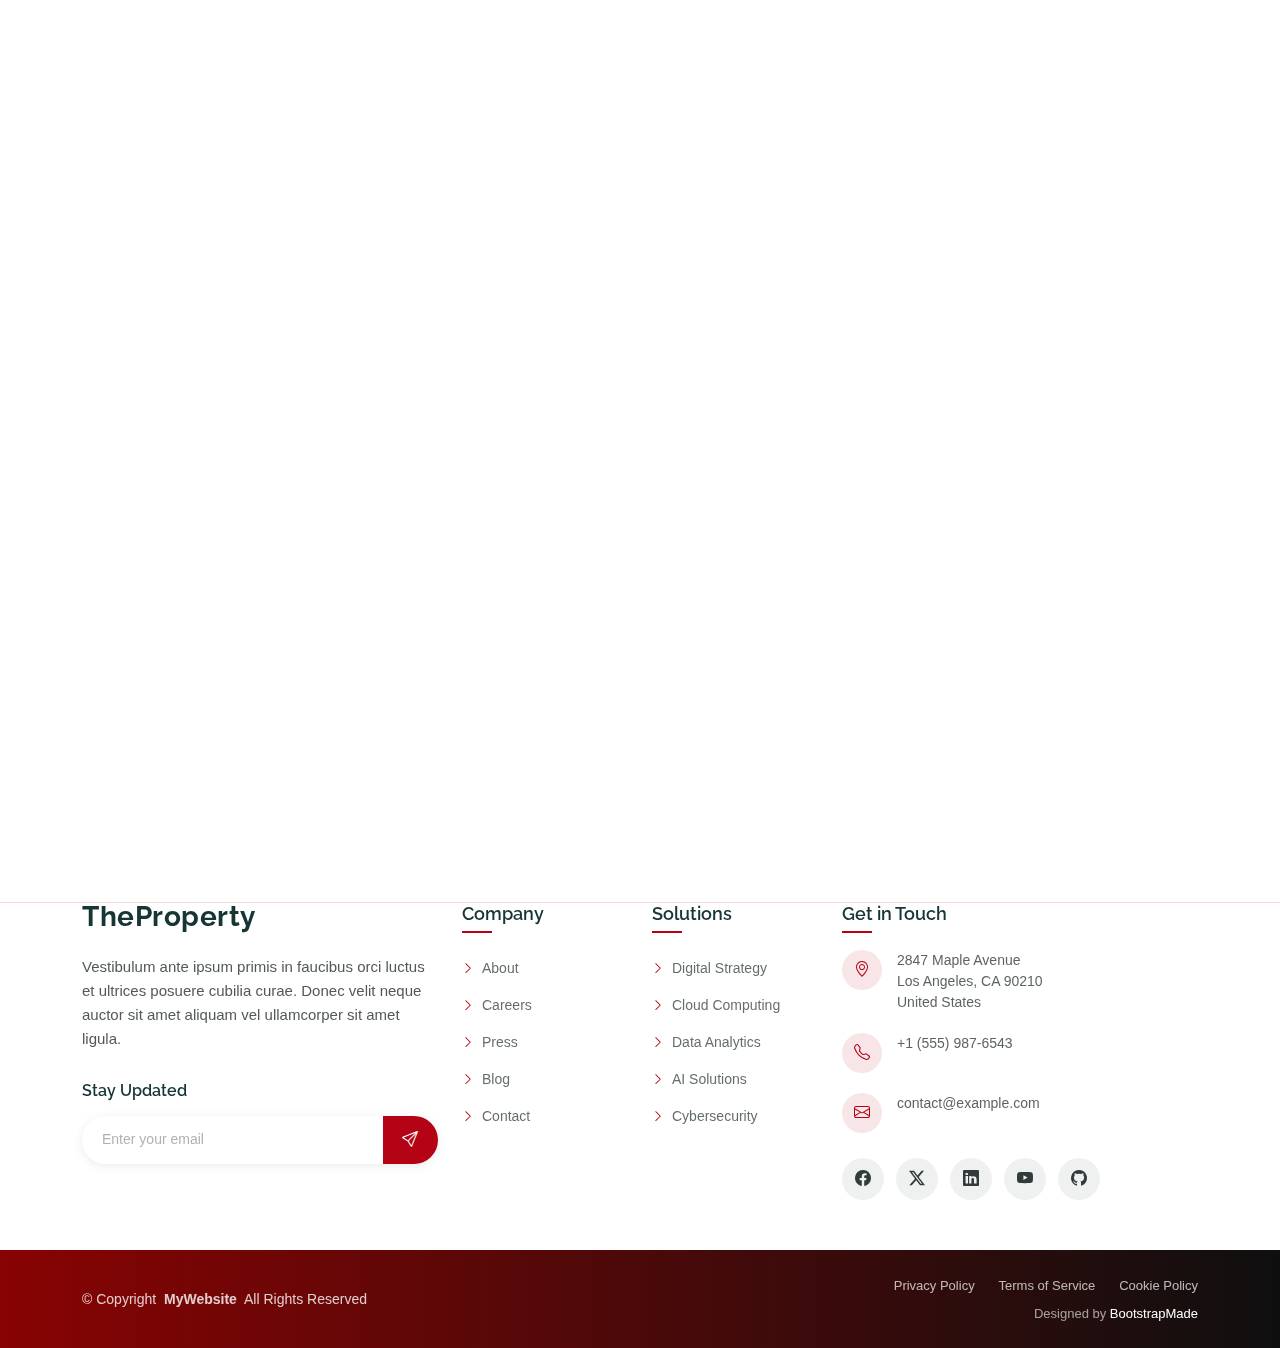
<file: privacy.html>
<!DOCTYPE html>
<html lang="en">

<head>
  <meta charset="utf-8">
  <meta content="width=device-width, initial-scale=1.0" name="viewport">
  <title>Privacy - TheProperty Bootstrap Template</title>
  <meta name="description" content="">
  <meta name="keywords" content="">

  <!-- Favicons -->
  <link href="assets/img/favicon.png" rel="icon">
  <link href="assets/img/apple-touch-icon.png" rel="apple-touch-icon">

  <!-- Fonts -->
  <link href="https://fonts.googleapis.com" rel="preconnect">
  <link href="https://fonts.gstatic.com" rel="preconnect" crossorigin>
  <link href="https://fonts.googleapis.com/css2?family=Roboto:ital,wght@0,100;0,300;0,400;0,500;0,700;0,900;1,100;1,300;1,400;1,500;1,700;1,900&family=Montserrat:ital,wght@0,100;0,200;0,300;0,400;0,500;0,600;0,700;0,800;0,900;1,100;1,200;1,300;1,400;1,500;1,600;1,700;1,800;1,900&family=Raleway:ital,wght@0,100;0,200;0,300;0,400;0,500;0,600;0,700;0,800;0,900;1,100;1,200;1,300;1,400;1,500;1,600;1,700;1,800;1,900&display=swap" rel="stylesheet">

  <!-- Vendor CSS Files -->
  <link href="assets/vendor/bootstrap/css/bootstrap.min.css" rel="stylesheet">
  <link href="assets/vendor/bootstrap-icons/bootstrap-icons.css" rel="stylesheet">
  <link href="assets/vendor/aos/aos.css" rel="stylesheet">
  <link href="assets/vendor/glightbox/css/glightbox.min.css" rel="stylesheet">
  <link href="assets/vendor/swiper/swiper-bundle.min.css" rel="stylesheet">
  <link href="assets/vendor/drift-zoom/drift-basic.css" rel="stylesheet">

  <!-- Main CSS File -->
  <link href="assets/css/main.css" rel="stylesheet">

  <!-- =======================================================
  * Template Name: TheProperty
  * Template URL: https://bootstrapmade.com/theproperty-bootstrap-real-estate-template/
  * Updated: Aug 05 2025 with Bootstrap v5.3.7
  * Author: BootstrapMade.com
  * License: https://bootstrapmade.com/license/
  ======================================================== -->
</head>

<body class="privacy-page">

  <header id="header" class="header d-flex align-items-center fixed-top">
    <div class="header-container container-fluid container-xl position-relative d-flex align-items-center justify-content-between">

      <a href="index.html" class="logo d-flex align-items-center me-auto me-xl-0">
        <!-- Uncomment the line below if you also wish to use an image logo -->
        <!-- <img src="assets/img/logo.webp" alt=""> -->
        <h1 class="sitename">TheProperty</h1>
      </a>

      <nav id="navmenu" class="navmenu">
        <ul>
          <li><a href="index.html">Home</a></li>
          <li><a href="about.html">About</a></li>
          <li><a href="properties.html">Properties</a></li>
          <li><a href="services.html">Services</a></li>
          <li><a href="agents.html">Agents</a></li>
          <li><a href="blog.html">Blog</a></li>
          <li class="dropdown"><a href="#"><span>More Pages</span> <i class="bi bi-chevron-down toggle-dropdown"></i></a>
            <ul>
              <li><a href="property-details.html">Property Details</a></li>
              <li><a href="service-details.html">Service Details</a></li>
              <li><a href="agent-profile.html">Agent Profile</a></li>
              <li><a href="blog-details.html">Blog Details</a></li>
              <li><a href="terms.html">Terms</a></li>
              <li><a href="privacy.html" class="active">Privacy</a></li>
              <li><a href="404.html">404</a></li>
            </ul>
          </li>

          <li class="dropdown"><a href="#"><span>Dropdown</span> <i class="bi bi-chevron-down toggle-dropdown"></i></a>
            <ul>
              <li><a href="#">Dropdown 1</a></li>
              <li class="dropdown"><a href="#"><span>Deep Dropdown</span> <i class="bi bi-chevron-down toggle-dropdown"></i></a>
                <ul>
                  <li><a href="#">Deep Dropdown 1</a></li>
                  <li><a href="#">Deep Dropdown 2</a></li>
                  <li><a href="#">Deep Dropdown 3</a></li>
                  <li><a href="#">Deep Dropdown 4</a></li>
                  <li><a href="#">Deep Dropdown 5</a></li>
                </ul>
              </li>
              <li><a href="#">Dropdown 2</a></li>
              <li><a href="#">Dropdown 3</a></li>
              <li><a href="#">Dropdown 4</a></li>
            </ul>
          </li>
          <li><a href="contact.html">Contact</a></li>
        </ul>
        <i class="mobile-nav-toggle d-xl-none bi bi-list"></i>
      </nav>

      <a class="btn-getstarted" href="properties.html">Get Started</a>

    </div>
  </header>

  <main class="main">

    <!-- Page Title -->
    <div class="page-title">
      <div class="heading">
        <div class="container">
          <div class="row d-flex justify-content-center text-center">
            <div class="col-lg-8">
              <h1 class="heading-title">Privacy</h1>
              <p class="mb-0">
                Odio et unde deleniti. Deserunt numquam exercitationem. Officiis quo
                odio sint voluptas consequatur ut a odio voluptatem. Sit dolorum
                debitis veritatis natus dolores. Quasi ratione sint. Sit quaerat
                ipsum dolorem.
              </p>
            </div>
          </div>
        </div>
      </div>
      <nav class="breadcrumbs">
        <div class="container">
          <ol>
            <li><a href="index.html">Home</a></li>
            <li class="current">Privacy</li>
          </ol>
        </div>
      </nav>
    </div><!-- End Page Title -->

    <!-- Privacy Section -->
    <section id="privacy" class="privacy section">

      <div class="container" data-aos="fade-up" data-aos-delay="100">

        <div class="row">
          <div class="col-lg-8 mx-auto">

            <div class="privacy-content">
              <div class="last-updated" data-aos="fade-up" data-aos-delay="200">
                <p><strong>Last updated:</strong> December 15, 2024</p>
              </div>

              <div class="privacy-section" data-aos="fade-up" data-aos-delay="300">
                <h3>Information We Collect</h3>
                <p>Lorem ipsum dolor sit amet, consectetur adipiscing elit. Sed do eiusmod tempor incididunt ut labore et dolore magna aliqua. Ut enim ad minim veniam, quis nostrud exercitation ullamco laboris nisi ut aliquip ex ea commodo consequat.</p>

                <h4>Personal Information</h4>
                <ul>
                  <li>Duis aute irure dolor in reprehenderit in voluptate velit esse cillum</li>
                  <li>Excepteur sint occaecat cupidatat non proident sunt in culpa</li>
                  <li>Qui officia deserunt mollitia animi id est laborum</li>
                  <li>Sed ut perspiciatis unde omnis iste natus error sit voluptatem</li>
                </ul>

                <h4>Usage Data</h4>
                <p>Accusantium doloremque laudantium, totam rem aperiam eaque ipsa quae ab illo inventore veritatis et quasi architecto beatae vitae dicta sunt explicabo. Nemo enim ipsam voluptatem quia voluptas sit aspernatur.</p>
              </div>

              <div class="privacy-section" data-aos="fade-up" data-aos-delay="400">
                <h3>How We Use Your Information</h3>
                <p>At vero eos et accusamus et iusto odio dignissimos ducimus qui blanditiis praesentium voluptatum deleniti atque corrupti quos dolores et quas molestias excepturi sint occaecati cupiditate non provident.</p>

                <div class="info-box">
                  <h4>Primary Uses</h4>
                  <ol>
                    <li>Similique sunt in culpa qui officia deserunt mollitia</li>
                    <li>Et harum quidem rerum facilis est et expedita distinctio</li>
                    <li>Nam libero tempore cum soluta nobis est eligendi</li>
                    <li>Temporibus autem quibusdam et aut officiis debitis</li>
                  </ol>
                </div>
              </div>

              <div class="privacy-section" data-aos="fade-up" data-aos-delay="500">
                <h3>Information Sharing and Disclosure</h3>
                <p>Neque porro quisquam est qui dolorem ipsum quia dolor sit amet consectetur adipisci velit sed quia non numquam eius modi tempora incidunt ut labore et dolore magnam aliquam quaerat voluptatem.</p>

                <div class="highlight-box" data-aos="fade-up" data-aos-delay="600">
                  <i class="bi bi-shield-check"></i>
                  <h4>We Never Sell Your Data</h4>
                  <p>Ut enim ad minima veniam, quis nostrum exercitationem ullam corporis suscipit laboriosam nisi ut aliquid ex ea commodi consequatur.</p>
                </div>
              </div>

              <div class="privacy-section" data-aos="fade-up" data-aos-delay="700">
                <h3>Data Security</h3>
                <p>Quis autem vel eum iure reprehenderit qui in ea voluptate velit esse quam nihil molestiae consequatur vel illum qui dolorem eum fugiat quo voluptas nulla pariatur.</p>

                <div class="security-measures">
                  <div class="row">
                    <div class="col-md-6" data-aos="fade-right" data-aos-delay="800">
                      <div class="measure-item">
                        <i class="bi bi-lock-fill"></i>
                        <h5>Encryption</h5>
                        <p>Excepteur sint occaecat cupidatat non proident sunt in culpa qui officia deserunt.</p>
                      </div>
                    </div>
                    <div class="col-md-6" data-aos="fade-left" data-aos-delay="900">
                      <div class="measure-item">
                        <i class="bi bi-server"></i>
                        <h5>Secure Storage</h5>
                        <p>Mollitia animi id est laborum et dolorum fuga et harum quidem rerum facilis.</p>
                      </div>
                    </div>
                  </div>
                </div>
              </div>

              <div class="privacy-section" data-aos="fade-up" data-aos-delay="1000">
                <h3>Your Rights</h3>
                <p>Sed ut perspiciatis unde omnis iste natus error sit voluptatem accusantium doloremque laudantium totam rem aperiam eaque ipsa quae ab illo inventore veritatis.</p>

                <div class="rights-list">
                  <div class="right-item">
                    <i class="bi bi-eye"></i>
                    <div>
                      <h5>Right to Access</h5>
                      <p>Et quasi architecto beatae vitae dicta sunt explicabo nemo enim ipsam voluptatem.</p>
                    </div>
                  </div>
                  <div class="right-item">
                    <i class="bi bi-pencil"></i>
                    <div>
                      <h5>Right to Rectification</h5>
                      <p>Quia voluptas sit aspernatur aut odit aut fugit sed quia consequuntur magni.</p>
                    </div>
                  </div>
                  <div class="right-item">
                    <i class="bi bi-trash"></i>
                    <div>
                      <h5>Right to Erasure</h5>
                      <p>Dolores eos qui ratione voluptatem sequi nesciunt neque porro quisquam est.</p>
                    </div>
                  </div>
                </div>
              </div>

              <div class="privacy-section" data-aos="fade-up" data-aos-delay="1100">
                <h3>Cookies and Tracking</h3>
                <p>Qui dolorem ipsum quia dolor sit amet consectetur adipisci velit sed quia non numquam eius modi tempora incidunt ut labore et dolore magnam aliquam quaerat voluptatem.</p>

                <div class="cookie-types">
                  <h4>Types of Cookies We Use</h4>
                  <div class="table-responsive">
                    <table class="table">
                      <thead>
                        <tr>
                          <th>Cookie Type</th>
                          <th>Purpose</th>
                          <th>Duration</th>
                        </tr>
                      </thead>
                      <tbody>
                        <tr>
                          <td>Essential</td>
                          <td>Ut enim ad minima veniam quis nostrum</td>
                          <td>Session</td>
                        </tr>
                        <tr>
                          <td>Analytics</td>
                          <td>Exercitationem ullam corporis suscipit</td>
                          <td>2 Years</td>
                        </tr>
                        <tr>
                          <td>Marketing</td>
                          <td>Laboriosam nisi ut aliquid ex ea commodi</td>
                          <td>1 Year</td>
                        </tr>
                      </tbody>
                    </table>
                  </div>
                </div>
              </div>

              <div class="privacy-section" data-aos="fade-up" data-aos-delay="1200">
                <h3>Changes to This Privacy Policy</h3>
                <p>Quis autem vel eum iure reprehenderit qui in ea voluptate velit esse quam nihil molestiae consequatur vel illum qui dolorem eum fugiat quo voluptas nulla pariatur.</p>
              </div>

              <div class="contact-section" data-aos="fade-up" data-aos-delay="1300">
                <h3>Contact Us</h3>
                <p>Excepteur sint occaecat cupidatat non proident sunt in culpa qui officia deserunt mollitia animi id est laborum sed ut perspiciatis unde omnis.</p>

                <div class="contact-info">
                  <div class="contact-item">
                    <i class="bi bi-envelope"></i>
                    <span>privacy@example.com</span>
                  </div>
                  <div class="contact-item">
                    <i class="bi bi-geo-alt"></i>
                    <span>1234 Privacy Street, Legal City, LC 12345</span>
                  </div>
                  <div class="contact-item">
                    <i class="bi bi-telephone"></i>
                    <span>+1 (555) 123-4567</span>
                  </div>
                </div>
              </div>

            </div>

          </div>
        </div>

      </div>

    </section><!-- /Privacy Section -->

  </main>

  <footer id="footer" class="footer position-relative">

    <div class="container">
      <div class="row gy-5">

        <div class="col-lg-4">
          <div class="footer-content">
            <a href="index.html" class="logo d-flex align-items-center mb-4">
              <span class="sitename">TheProperty</span>
            </a>
            <p class="mb-4">Vestibulum ante ipsum primis in faucibus orci luctus et ultrices posuere cubilia curae. Donec velit neque auctor sit amet aliquam vel ullamcorper sit amet ligula.</p>

            <div class="newsletter-form">
              <h5>Stay Updated</h5>
              <form action="forms/newsletter.php" method="post" class="php-email-form">
                <div class="input-group">
                  <input type="email" name="email" class="form-control" placeholder="Enter your email" required="">
                  <button type="submit" class="btn-subscribe">
                    <i class="bi bi-send"></i>
                  </button>
                </div>
                <div class="loading">Loading</div>
                <div class="error-message"></div>
                <div class="sent-message">Thank you for subscribing!</div>
              </form>
            </div>
          </div>
        </div>

        <div class="col-lg-2 col-6">
          <div class="footer-links">
            <h4>Company</h4>
            <ul>
              <li><a href="#"><i class="bi bi-chevron-right"></i> About</a></li>
              <li><a href="#"><i class="bi bi-chevron-right"></i> Careers</a></li>
              <li><a href="#"><i class="bi bi-chevron-right"></i> Press</a></li>
              <li><a href="#"><i class="bi bi-chevron-right"></i> Blog</a></li>
              <li><a href="#"><i class="bi bi-chevron-right"></i> Contact</a></li>
            </ul>
          </div>
        </div>

        <div class="col-lg-2 col-6">
          <div class="footer-links">
            <h4>Solutions</h4>
            <ul>
              <li><a href="#"><i class="bi bi-chevron-right"></i> Digital Strategy</a></li>
              <li><a href="#"><i class="bi bi-chevron-right"></i> Cloud Computing</a></li>
              <li><a href="#"><i class="bi bi-chevron-right"></i> Data Analytics</a></li>
              <li><a href="#"><i class="bi bi-chevron-right"></i> AI Solutions</a></li>
              <li><a href="#"><i class="bi bi-chevron-right"></i> Cybersecurity</a></li>
            </ul>
          </div>
        </div>

        <div class="col-lg-4">
          <div class="footer-contact">
            <h4>Get in Touch</h4>
            <div class="contact-item">
              <div class="contact-icon">
                <i class="bi bi-geo-alt"></i>
              </div>
              <div class="contact-info">
                <p>2847 Maple Avenue<br>Los Angeles, CA 90210<br>United States</p>
              </div>
            </div>

            <div class="contact-item">
              <div class="contact-icon">
                <i class="bi bi-telephone"></i>
              </div>
              <div class="contact-info">
                <p>+1 (555) 987-6543</p>
              </div>
            </div>

            <div class="contact-item">
              <div class="contact-icon">
                <i class="bi bi-envelope"></i>
              </div>
              <div class="contact-info">
                <p>contact@example.com</p>
              </div>
            </div>

            <div class="social-links">
              <a href="#"><i class="bi bi-facebook"></i></a>
              <a href="#"><i class="bi bi-twitter-x"></i></a>
              <a href="#"><i class="bi bi-linkedin"></i></a>
              <a href="#"><i class="bi bi-youtube"></i></a>
              <a href="#"><i class="bi bi-github"></i></a>
            </div>
          </div>
        </div>

      </div>
    </div>

    <div class="footer-bottom">
      <div class="container">
        <div class="row align-items-center">
          <div class="col-lg-6">
            <div class="copyright">
              <p>© <span>Copyright</span> <strong class="px-1 sitename">MyWebsite</strong> <span>All Rights Reserved</span></p>
            </div>
          </div>
          <div class="col-lg-6">
            <div class="footer-bottom-links">
              <a href="#">Privacy Policy</a>
              <a href="#">Terms of Service</a>
              <a href="#">Cookie Policy</a>
            </div>
            <div class="credits">
              <!-- All the links in the footer should remain intact. -->
              <!-- You can delete the links only if you've purchased the pro version. -->
              <!-- Licensing information: https://bootstrapmade.com/license/ -->
              <!-- Purchase the pro version with working PHP/AJAX contact form: [buy-url] -->
              Designed by <a href="https://bootstrapmade.com/">BootstrapMade</a>
            </div>
          </div>
        </div>
      </div>
    </div>

  </footer>

  <!-- Scroll Top -->
  <a href="#" id="scroll-top" class="scroll-top d-flex align-items-center justify-content-center"><i class="bi bi-arrow-up-short"></i></a>

  <!-- Preloader -->
  <div id="preloader"></div>

  <!-- Vendor JS Files -->
  <script src="assets/vendor/bootstrap/js/bootstrap.bundle.min.js"></script>
  <script src="assets/vendor/php-email-form/validate.js"></script>
  <script src="assets/vendor/aos/aos.js"></script>
  <script src="assets/vendor/purecounter/purecounter_vanilla.js"></script>
  <script src="assets/vendor/glightbox/js/glightbox.min.js"></script>
  <script src="assets/vendor/swiper/swiper-bundle.min.js"></script>
  <script src="assets/vendor/drift-zoom/Drift.min.js"></script>

  <!-- Main JS File -->
  <script src="assets/js/main.js"></script>

</body>

</html>
</file>
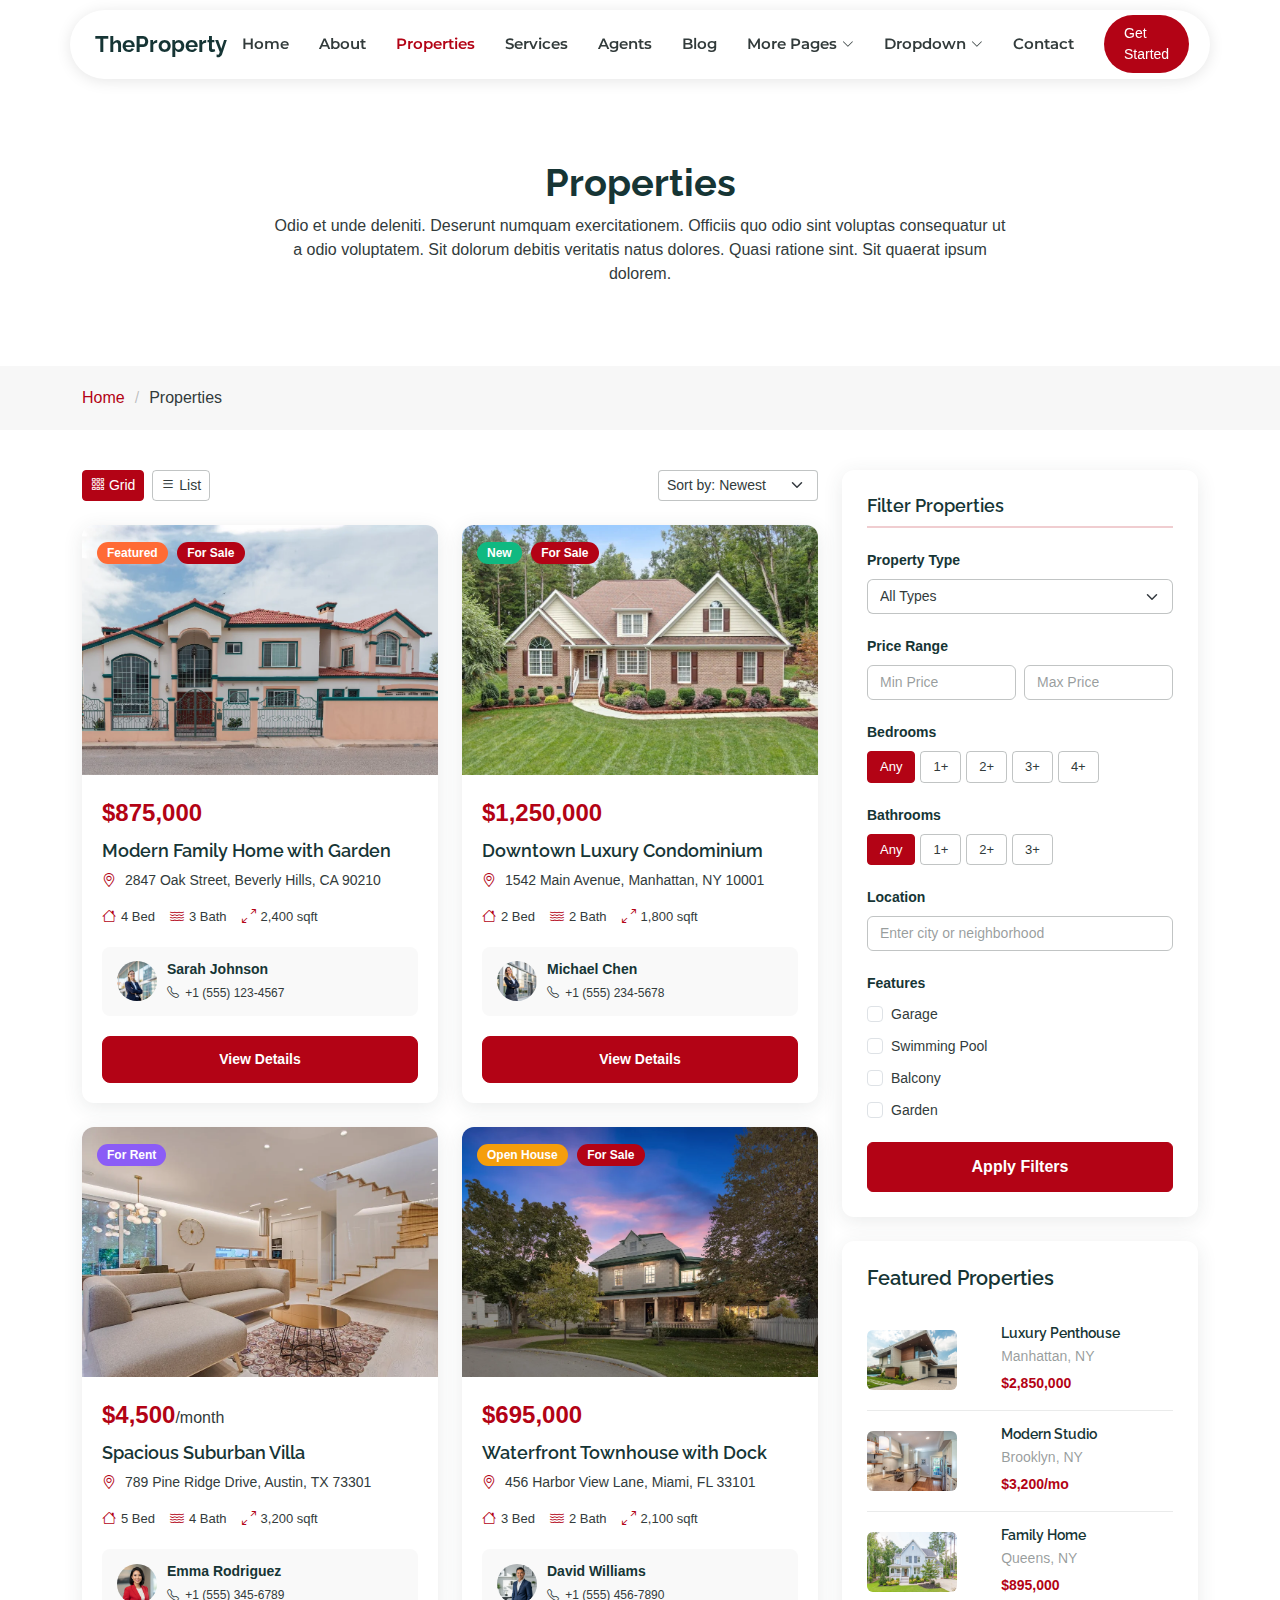
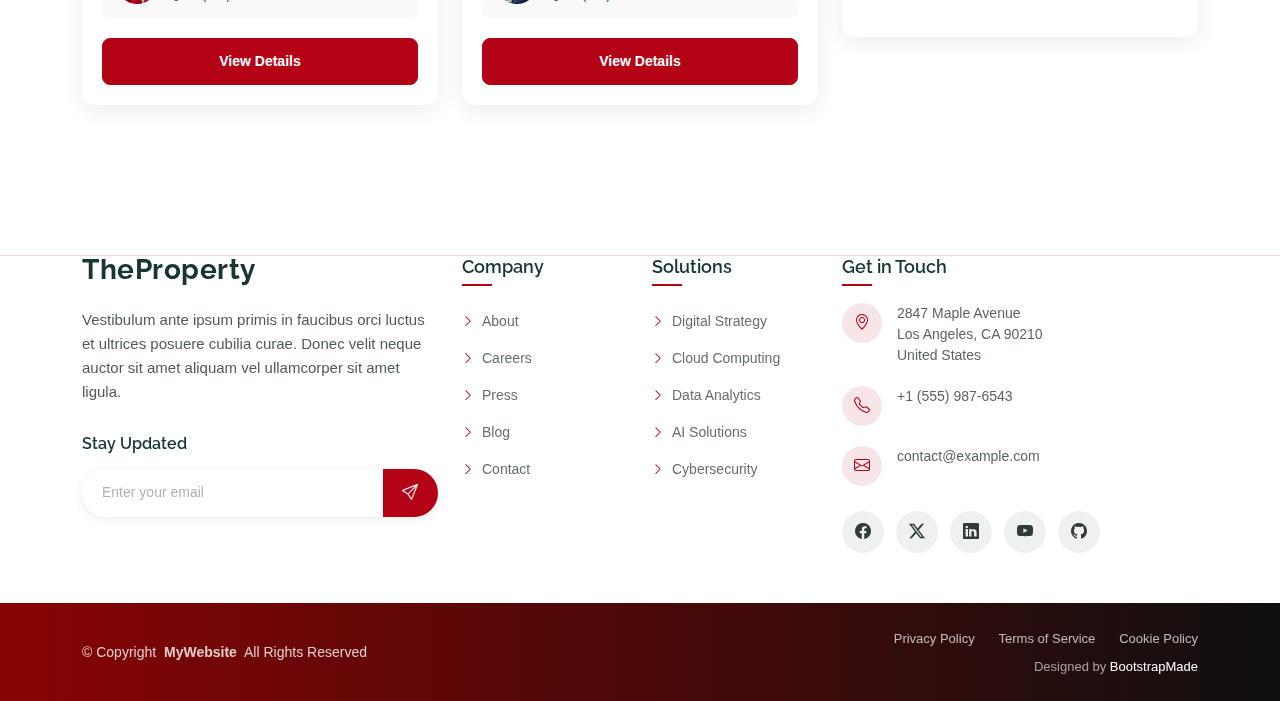
<file: properties.html>
<!DOCTYPE html>
<html lang="en">

<head>
  <meta charset="utf-8">
  <meta content="width=device-width, initial-scale=1.0" name="viewport">
  <title>Properties - TheProperty Bootstrap Template</title>
  <meta name="description" content="">
  <meta name="keywords" content="">

  <!-- Favicons -->
  <link href="assets/img/favicon.png" rel="icon">
  <link href="assets/img/apple-touch-icon.png" rel="apple-touch-icon">

  <!-- Fonts -->
  <link href="https://fonts.googleapis.com" rel="preconnect">
  <link href="https://fonts.gstatic.com" rel="preconnect" crossorigin>
  <link href="https://fonts.googleapis.com/css2?family=Roboto:ital,wght@0,100;0,300;0,400;0,500;0,700;0,900;1,100;1,300;1,400;1,500;1,700;1,900&family=Montserrat:ital,wght@0,100;0,200;0,300;0,400;0,500;0,600;0,700;0,800;0,900;1,100;1,200;1,300;1,400;1,500;1,600;1,700;1,800;1,900&family=Raleway:ital,wght@0,100;0,200;0,300;0,400;0,500;0,600;0,700;0,800;0,900;1,100;1,200;1,300;1,400;1,500;1,600;1,700;1,800;1,900&display=swap" rel="stylesheet">

  <!-- Vendor CSS Files -->
  <link href="assets/vendor/bootstrap/css/bootstrap.min.css" rel="stylesheet">
  <link href="assets/vendor/bootstrap-icons/bootstrap-icons.css" rel="stylesheet">
  <link href="assets/vendor/aos/aos.css" rel="stylesheet">
  <link href="assets/vendor/glightbox/css/glightbox.min.css" rel="stylesheet">
  <link href="assets/vendor/swiper/swiper-bundle.min.css" rel="stylesheet">
  <link href="assets/vendor/drift-zoom/drift-basic.css" rel="stylesheet">

  <!-- Main CSS File -->
  <link href="assets/css/main.css" rel="stylesheet">

  <!-- =======================================================
  * Template Name: TheProperty
  * Template URL: https://bootstrapmade.com/theproperty-bootstrap-real-estate-template/
  * Updated: Aug 05 2025 with Bootstrap v5.3.7
  * Author: BootstrapMade.com
  * License: https://bootstrapmade.com/license/
  ======================================================== -->
</head>

<body class="properties-page">

  <header id="header" class="header d-flex align-items-center fixed-top">
    <div class="header-container container-fluid container-xl position-relative d-flex align-items-center justify-content-between">

      <a href="index.html" class="logo d-flex align-items-center me-auto me-xl-0">
        <!-- Uncomment the line below if you also wish to use an image logo -->
        <!-- <img src="assets/img/logo.webp" alt=""> -->
        <h1 class="sitename">TheProperty</h1>
      </a>

      <nav id="navmenu" class="navmenu">
        <ul>
          <li><a href="index.html">Home</a></li>
          <li><a href="about.html">About</a></li>
          <li><a href="properties.html" class="active">Properties</a></li>
          <li><a href="services.html">Services</a></li>
          <li><a href="agents.html">Agents</a></li>
          <li><a href="blog.html">Blog</a></li>
          <li class="dropdown"><a href="#"><span>More Pages</span> <i class="bi bi-chevron-down toggle-dropdown"></i></a>
            <ul>
              <li><a href="property-details.html">Property Details</a></li>
              <li><a href="service-details.html">Service Details</a></li>
              <li><a href="agent-profile.html">Agent Profile</a></li>
              <li><a href="blog-details.html">Blog Details</a></li>
              <li><a href="terms.html">Terms</a></li>
              <li><a href="privacy.html">Privacy</a></li>
              <li><a href="404.html">404</a></li>
            </ul>
          </li>

          <li class="dropdown"><a href="#"><span>Dropdown</span> <i class="bi bi-chevron-down toggle-dropdown"></i></a>
            <ul>
              <li><a href="#">Dropdown 1</a></li>
              <li class="dropdown"><a href="#"><span>Deep Dropdown</span> <i class="bi bi-chevron-down toggle-dropdown"></i></a>
                <ul>
                  <li><a href="#">Deep Dropdown 1</a></li>
                  <li><a href="#">Deep Dropdown 2</a></li>
                  <li><a href="#">Deep Dropdown 3</a></li>
                  <li><a href="#">Deep Dropdown 4</a></li>
                  <li><a href="#">Deep Dropdown 5</a></li>
                </ul>
              </li>
              <li><a href="#">Dropdown 2</a></li>
              <li><a href="#">Dropdown 3</a></li>
              <li><a href="#">Dropdown 4</a></li>
            </ul>
          </li>
          <li><a href="contact.html">Contact</a></li>
        </ul>
        <i class="mobile-nav-toggle d-xl-none bi bi-list"></i>
      </nav>

      <a class="btn-getstarted" href="properties.html">Get Started</a>

    </div>
  </header>

  <main class="main">

    <!-- Page Title -->
    <div class="page-title">
      <div class="heading">
        <div class="container">
          <div class="row d-flex justify-content-center text-center">
            <div class="col-lg-8">
              <h1 class="heading-title">Properties</h1>
              <p class="mb-0">
                Odio et unde deleniti. Deserunt numquam exercitationem. Officiis quo
                odio sint voluptas consequatur ut a odio voluptatem. Sit dolorum
                debitis veritatis natus dolores. Quasi ratione sint. Sit quaerat
                ipsum dolorem.
              </p>
            </div>
          </div>
        </div>
      </div>
      <nav class="breadcrumbs">
        <div class="container">
          <ol>
            <li><a href="index.html">Home</a></li>
            <li class="current">Properties</li>
          </ol>
        </div>
      </nav>
    </div><!-- End Page Title -->

    <!-- Properties Section -->
    <section id="properties" class="properties section">

      <div class="container" data-aos="fade-up" data-aos-delay="100">

        <div class="row">

          <div class="col-lg-8">

            <div class="properties-header mb-4">
              <div class="d-flex justify-content-between align-items-center flex-wrap gap-3">
                <div class="view-toggle d-flex gap-2">
                  <button class="btn btn-outline-secondary btn-sm view-btn active" data-view="grid">
                    <i class="bi bi-grid-3x3-gap"></i> Grid
                  </button>
                  <button class="btn btn-outline-secondary btn-sm view-btn" data-view="list">
                    <i class="bi bi-list"></i> List
                  </button>
                </div>
                <div class="sort-dropdown">
                  <select class="form-select form-select-sm">
                    <option>Sort by: Newest</option>
                    <option>Price: Low to High</option>
                    <option>Price: High to Low</option>
                    <option>Most Viewed</option>
                  </select>
                </div>
              </div>
            </div>

            <div class="properties-grid view-grid active" data-aos="fade-up" data-aos-delay="200">
              <div class="row g-4">

                <div class="col-lg-6 col-md-6">
                  <div class="property-card">
                    <div class="property-image">
                      <img src="assets/img/real-estate/property-exterior-1.webp" alt="Modern Family Home" class="img-fluid">
                      <div class="property-badges">
                        <span class="badge featured">Featured</span>
                        <span class="badge for-sale">For Sale</span>
                      </div>
                      <div class="property-overlay">
                        <button class="favorite-btn"><i class="bi bi-heart"></i></button>
                        <button class="gallery-btn" data-count="12"><i class="bi bi-images"></i></button>
                      </div>
                    </div>
                    <div class="property-content">
                      <div class="property-price">$875,000</div>
                      <h4 class="property-title">Modern Family Home with Garden</h4>
                      <p class="property-location"><i class="bi bi-geo-alt"></i> 2847 Oak Street, Beverly Hills, CA 90210</p>
                      <div class="property-features">
                        <span><i class="bi bi-house"></i> 4 Bed</span>
                        <span><i class="bi bi-water"></i> 3 Bath</span>
                        <span><i class="bi bi-arrows-angle-expand"></i> 2,400 sqft</span>
                      </div>
                      <div class="property-agent">
                        <img src="assets/img/real-estate/agent-1.webp" alt="Agent" class="agent-avatar">
                        <div class="agent-info">
                          <strong>Sarah Johnson</strong>
                          <div class="agent-contact">
                            <small><i class="bi bi-telephone"></i> +1 (555) 123-4567</small>
                          </div>
                        </div>
                      </div>
                      <a href="#" class="btn btn-primary w-100">View Details</a>
                    </div>
                  </div>
                </div><!-- End Property Item -->

                <div class="col-lg-6 col-md-6">
                  <div class="property-card">
                    <div class="property-image">
                      <img src="assets/img/real-estate/property-exterior-3.webp" alt="Downtown Luxury Condo" class="img-fluid">
                      <div class="property-badges">
                        <span class="badge new">New</span>
                        <span class="badge for-sale">For Sale</span>
                      </div>
                      <div class="property-overlay">
                        <button class="favorite-btn"><i class="bi bi-heart"></i></button>
                        <button class="gallery-btn" data-count="8"><i class="bi bi-images"></i></button>
                      </div>
                    </div>
                    <div class="property-content">
                      <div class="property-price">$1,250,000</div>
                      <h4 class="property-title">Downtown Luxury Condominium</h4>
                      <p class="property-location"><i class="bi bi-geo-alt"></i> 1542 Main Avenue, Manhattan, NY 10001</p>
                      <div class="property-features">
                        <span><i class="bi bi-house"></i> 2 Bed</span>
                        <span><i class="bi bi-water"></i> 2 Bath</span>
                        <span><i class="bi bi-arrows-angle-expand"></i> 1,800 sqft</span>
                      </div>
                      <div class="property-agent">
                        <img src="assets/img/real-estate/agent-3.webp" alt="Agent" class="agent-avatar">
                        <div class="agent-info">
                          <strong>Michael Chen</strong>
                          <div class="agent-contact">
                            <small><i class="bi bi-telephone"></i> +1 (555) 234-5678</small>
                          </div>
                        </div>
                      </div>
                      <a href="#" class="btn btn-primary w-100">View Details</a>
                    </div>
                  </div>
                </div><!-- End Property Item -->

                <div class="col-lg-6 col-md-6">
                  <div class="property-card">
                    <div class="property-image">
                      <img src="assets/img/real-estate/property-interior-4.webp" alt="Suburban Villa" class="img-fluid">
                      <div class="property-badges">
                        <span class="badge for-rent">For Rent</span>
                      </div>
                      <div class="property-overlay">
                        <button class="favorite-btn"><i class="bi bi-heart"></i></button>
                        <button class="gallery-btn" data-count="15"><i class="bi bi-images"></i></button>
                      </div>
                    </div>
                    <div class="property-content">
                      <div class="property-price">$4,500<span>/month</span></div>
                      <h4 class="property-title">Spacious Suburban Villa</h4>
                      <p class="property-location"><i class="bi bi-geo-alt"></i> 789 Pine Ridge Drive, Austin, TX 73301</p>
                      <div class="property-features">
                        <span><i class="bi bi-house"></i> 5 Bed</span>
                        <span><i class="bi bi-water"></i> 4 Bath</span>
                        <span><i class="bi bi-arrows-angle-expand"></i> 3,200 sqft</span>
                      </div>
                      <div class="property-agent">
                        <img src="assets/img/real-estate/agent-5.webp" alt="Agent" class="agent-avatar">
                        <div class="agent-info">
                          <strong>Emma Rodriguez</strong>
                          <div class="agent-contact">
                            <small><i class="bi bi-telephone"></i> +1 (555) 345-6789</small>
                          </div>
                        </div>
                      </div>
                      <a href="#" class="btn btn-primary w-100">View Details</a>
                    </div>
                  </div>
                </div><!-- End Property Item -->

                <div class="col-lg-6 col-md-6">
                  <div class="property-card">
                    <div class="property-image">
                      <img src="assets/img/real-estate/property-exterior-6.webp" alt="Waterfront Townhouse" class="img-fluid">
                      <div class="property-badges">
                        <span class="badge open-house">Open House</span>
                        <span class="badge for-sale">For Sale</span>
                      </div>
                      <div class="property-overlay">
                        <button class="favorite-btn"><i class="bi bi-heart"></i></button>
                        <button class="gallery-btn" data-count="20"><i class="bi bi-images"></i></button>
                      </div>
                    </div>
                    <div class="property-content">
                      <div class="property-price">$695,000</div>
                      <h4 class="property-title">Waterfront Townhouse with Dock</h4>
                      <p class="property-location"><i class="bi bi-geo-alt"></i> 456 Harbor View Lane, Miami, FL 33101</p>
                      <div class="property-features">
                        <span><i class="bi bi-house"></i> 3 Bed</span>
                        <span><i class="bi bi-water"></i> 2 Bath</span>
                        <span><i class="bi bi-arrows-angle-expand"></i> 2,100 sqft</span>
                      </div>
                      <div class="property-agent">
                        <img src="assets/img/real-estate/agent-7.webp" alt="Agent" class="agent-avatar">
                        <div class="agent-info">
                          <strong>David Williams</strong>
                          <div class="agent-contact">
                            <small><i class="bi bi-telephone"></i> +1 (555) 456-7890</small>
                          </div>
                        </div>
                      </div>
                      <a href="#" class="btn btn-primary w-100">View Details</a>
                    </div>
                  </div>
                </div><!-- End Property Item -->

              </div>
            </div>

            <div class="properties-list view-list" data-aos="fade-up" data-aos-delay="200">

              <div class="property-list-item">
                <div class="row align-items-center">
                  <div class="col-lg-4">
                    <div class="property-image">
                      <img src="assets/img/real-estate/property-exterior-1.webp" alt="Modern Family Home" class="img-fluid">
                      <div class="property-badges">
                        <span class="badge featured">Featured</span>
                      </div>
                    </div>
                  </div>
                  <div class="col-lg-8">
                    <div class="property-content">
                      <div class="d-flex justify-content-between align-items-start mb-2">
                        <div>
                          <h4 class="property-title mb-1">Modern Family Home with Garden</h4>
                          <p class="property-location mb-2"><i class="bi bi-geo-alt"></i> 2847 Oak Street, Beverly Hills, CA 90210</p>
                        </div>
                        <div class="property-price">$875,000</div>
                      </div>
                      <div class="property-features mb-3">
                        <span><i class="bi bi-house"></i> 4 Bed</span>
                        <span><i class="bi bi-water"></i> 3 Bath</span>
                        <span><i class="bi bi-arrows-angle-expand"></i> 2,400 sqft</span>
                      </div>
                      <div class="d-flex justify-content-between align-items-center">
                        <div class="property-agent">
                          <img src="assets/img/real-estate/agent-1.webp" alt="Agent" class="agent-avatar">
                          <span>Sarah Johnson</span>
                        </div>
                        <div class="property-actions">
                          <button class="btn btn-outline-secondary btn-sm"><i class="bi bi-heart"></i></button>
                          <a href="#" class="btn btn-primary btn-sm">View Details</a>
                        </div>
                      </div>
                    </div>
                  </div>
                </div>
              </div><!-- End Property List Item -->

              <div class="property-list-item">
                <div class="row align-items-center">
                  <div class="col-lg-4">
                    <div class="property-image">
                      <img src="assets/img/real-estate/property-exterior-3.webp" alt="Downtown Luxury Condo" class="img-fluid">
                      <div class="property-badges">
                        <span class="badge new">New</span>
                      </div>
                    </div>
                  </div>
                  <div class="col-lg-8">
                    <div class="property-content">
                      <div class="d-flex justify-content-between align-items-start mb-2">
                        <div>
                          <h4 class="property-title mb-1">Downtown Luxury Condominium</h4>
                          <p class="property-location mb-2"><i class="bi bi-geo-alt"></i> 1542 Main Avenue, Manhattan, NY 10001</p>
                        </div>
                        <div class="property-price">$1,250,000</div>
                      </div>
                      <div class="property-features mb-3">
                        <span><i class="bi bi-house"></i> 2 Bed</span>
                        <span><i class="bi bi-water"></i> 2 Bath</span>
                        <span><i class="bi bi-arrows-angle-expand"></i> 1,800 sqft</span>
                      </div>
                      <div class="d-flex justify-content-between align-items-center">
                        <div class="property-agent">
                          <img src="assets/img/real-estate/agent-3.webp" alt="Agent" class="agent-avatar">
                          <span>Michael Chen</span>
                        </div>
                        <div class="property-actions">
                          <button class="btn btn-outline-secondary btn-sm"><i class="bi bi-heart"></i></button>
                          <a href="#" class="btn btn-primary btn-sm">View Details</a>
                        </div>
                      </div>
                    </div>
                  </div>
                </div>
              </div><!-- End Property List Item -->

              <div class="property-list-item">
                <div class="row align-items-center">
                  <div class="col-lg-4">
                    <div class="property-image">
                      <img src="assets/img/real-estate/property-interior-4.webp" alt="Suburban Villa" class="img-fluid">
                      <div class="property-badges">
                        <span class="badge for-rent">For Rent</span>
                      </div>
                    </div>
                  </div>
                  <div class="col-lg-8">
                    <div class="property-content">
                      <div class="d-flex justify-content-between align-items-start mb-2">
                        <div>
                          <h4 class="property-title mb-1">Spacious Suburban Villa</h4>
                          <p class="property-location mb-2"><i class="bi bi-geo-alt"></i> 789 Pine Ridge Drive, Austin, TX 73301</p>
                        </div>
                        <div class="property-price">$4,500<span>/month</span></div>
                      </div>
                      <div class="property-features mb-3">
                        <span><i class="bi bi-house"></i> 5 Bed</span>
                        <span><i class="bi bi-water"></i> 4 Bath</span>
                        <span><i class="bi bi-arrows-angle-expand"></i> 3,200 sqft</span>
                      </div>
                      <div class="d-flex justify-content-between align-items-center">
                        <div class="property-agent">
                          <img src="assets/img/real-estate/agent-5.webp" alt="Agent" class="agent-avatar">
                          <span>Emma Rodriguez</span>
                        </div>
                        <div class="property-actions">
                          <button class="btn btn-outline-secondary btn-sm"><i class="bi bi-heart"></i></button>
                          <a href="#" class="btn btn-primary btn-sm">View Details</a>
                        </div>
                      </div>
                    </div>
                  </div>
                </div>
              </div><!-- End Property List Item -->

              <div class="property-list-item">
                <div class="row align-items-center">
                  <div class="col-lg-4">
                    <div class="property-image">
                      <img src="assets/img/real-estate/property-exterior-6.webp" alt="Waterfront Townhouse" class="img-fluid">
                      <div class="property-badges">
                        <span class="badge open-house">Open House</span>
                      </div>
                    </div>
                  </div>
                  <div class="col-lg-8">
                    <div class="property-content">
                      <div class="d-flex justify-content-between align-items-start mb-2">
                        <div>
                          <h4 class="property-title mb-1">Waterfront Townhouse with Dock</h4>
                          <p class="property-location mb-2"><i class="bi bi-geo-alt"></i> 456 Harbor View Lane, Miami, FL 33101</p>
                        </div>
                        <div class="property-price">$695,000</div>
                      </div>
                      <div class="property-features mb-3">
                        <span><i class="bi bi-house"></i> 3 Bed</span>
                        <span><i class="bi bi-water"></i> 2 Bath</span>
                        <span><i class="bi bi-arrows-angle-expand"></i> 2,100 sqft</span>
                      </div>
                      <div class="d-flex justify-content-between align-items-center">
                        <div class="property-agent">
                          <img src="assets/img/real-estate/agent-7.webp" alt="Agent" class="agent-avatar">
                          <span>David Williams</span>
                        </div>
                        <div class="property-actions">
                          <button class="btn btn-outline-secondary btn-sm"><i class="bi bi-heart"></i></button>
                          <a href="#" class="btn btn-primary btn-sm">View Details</a>
                        </div>
                      </div>
                    </div>
                  </div>
                </div>
              </div><!-- End Property List Item -->

            </div>

            <nav class="mt-5" data-aos="fade-up" data-aos-delay="300">
              <ul class="pagination justify-content-center">
                <li class="page-item disabled">
                  <a class="page-link" href="#" tabindex="-1">Previous</a>
                </li>
                <li class="page-item active"><a class="page-link" href="#">1</a></li>
                <li class="page-item"><a class="page-link" href="#">2</a></li>
                <li class="page-item"><a class="page-link" href="#">3</a></li>
                <li class="page-item">
                  <a class="page-link" href="#">Next</a>
                </li>
              </ul>
            </nav>

          </div>

          <div class="col-lg-4" data-aos="fade-up" data-aos-delay="200">

            <div class="properties-sidebar">

              <div class="filter-widget">
                <h5 class="filter-title">Filter Properties</h5>

                <div class="filter-section">
                  <label class="form-label">Property Type</label>
                  <select class="form-select">
                    <option>All Types</option>
                    <option>House</option>
                    <option>Apartment</option>
                    <option>Condo</option>
                    <option>Townhouse</option>
                    <option>Commercial</option>
                  </select>
                </div>

                <div class="filter-section">
                  <label class="form-label">Price Range</label>
                  <div class="row g-2">
                    <div class="col-6">
                      <input type="number" class="form-control" placeholder="Min Price">
                    </div>
                    <div class="col-6">
                      <input type="number" class="form-control" placeholder="Max Price">
                    </div>
                  </div>
                </div>

                <div class="filter-section">
                  <label class="form-label">Bedrooms</label>
                  <div class="bedroom-filter">
                    <button class="btn btn-outline-secondary btn-sm filter-btn active">Any</button>
                    <button class="btn btn-outline-secondary btn-sm filter-btn">1+</button>
                    <button class="btn btn-outline-secondary btn-sm filter-btn">2+</button>
                    <button class="btn btn-outline-secondary btn-sm filter-btn">3+</button>
                    <button class="btn btn-outline-secondary btn-sm filter-btn">4+</button>
                  </div>
                </div>

                <div class="filter-section">
                  <label class="form-label">Bathrooms</label>
                  <div class="bathroom-filter">
                    <button class="btn btn-outline-secondary btn-sm filter-btn active">Any</button>
                    <button class="btn btn-outline-secondary btn-sm filter-btn">1+</button>
                    <button class="btn btn-outline-secondary btn-sm filter-btn">2+</button>
                    <button class="btn btn-outline-secondary btn-sm filter-btn">3+</button>
                  </div>
                </div>

                <div class="filter-section">
                  <label class="form-label">Location</label>
                  <input type="text" class="form-control" placeholder="Enter city or neighborhood">
                </div>

                <div class="filter-section">
                  <label class="form-label">Features</label>
                  <div class="features-filter">
                    <div class="form-check">
                      <input class="form-check-input" type="checkbox" id="garage">
                      <label class="form-check-label" for="garage">Garage</label>
                    </div>
                    <div class="form-check">
                      <input class="form-check-input" type="checkbox" id="pool">
                      <label class="form-check-label" for="pool">Swimming Pool</label>
                    </div>
                    <div class="form-check">
                      <input class="form-check-input" type="checkbox" id="balcony">
                      <label class="form-check-label" for="balcony">Balcony</label>
                    </div>
                    <div class="form-check">
                      <input class="form-check-input" type="checkbox" id="garden">
                      <label class="form-check-label" for="garden">Garden</label>
                    </div>
                  </div>
                </div>

                <button class="btn btn-primary w-100">Apply Filters</button>

              </div>

              <div class="featured-properties mt-4">
                <h5>Featured Properties</h5>

                <div class="featured-item">
                  <div class="row g-3 align-items-center">
                    <div class="col-5">
                      <img src="assets/img/real-estate/property-exterior-8.webp" alt="Property" class="img-fluid rounded">
                    </div>
                    <div class="col-7">
                      <h6 class="mb-1">Luxury Penthouse</h6>
                      <p class="text-muted small mb-1">Manhattan, NY</p>
                      <strong class="text-primary">$2,850,000</strong>
                    </div>
                  </div>
                </div>

                <div class="featured-item">
                  <div class="row g-3 align-items-center">
                    <div class="col-5">
                      <img src="assets/img/real-estate/property-interior-7.webp" alt="Property" class="img-fluid rounded">
                    </div>
                    <div class="col-7">
                      <h6 class="mb-1">Modern Studio</h6>
                      <p class="text-muted small mb-1">Brooklyn, NY</p>
                      <strong class="text-primary">$3,200/mo</strong>
                    </div>
                  </div>
                </div>

                <div class="featured-item">
                  <div class="row g-3 align-items-center">
                    <div class="col-5">
                      <img src="assets/img/real-estate/property-exterior-9.webp" alt="Property" class="img-fluid rounded">
                    </div>
                    <div class="col-7">
                      <h6 class="mb-1">Family Home</h6>
                      <p class="text-muted small mb-1">Queens, NY</p>
                      <strong class="text-primary">$895,000</strong>
                    </div>
                  </div>
                </div>

              </div>

            </div>

          </div>

        </div>

      </div>

    </section><!-- /Properties Section -->

  </main>

  <footer id="footer" class="footer position-relative">

    <div class="container">
      <div class="row gy-5">

        <div class="col-lg-4">
          <div class="footer-content">
            <a href="index.html" class="logo d-flex align-items-center mb-4">
              <span class="sitename">TheProperty</span>
            </a>
            <p class="mb-4">Vestibulum ante ipsum primis in faucibus orci luctus et ultrices posuere cubilia curae. Donec velit neque auctor sit amet aliquam vel ullamcorper sit amet ligula.</p>

            <div class="newsletter-form">
              <h5>Stay Updated</h5>
              <form action="forms/newsletter.php" method="post" class="php-email-form">
                <div class="input-group">
                  <input type="email" name="email" class="form-control" placeholder="Enter your email" required="">
                  <button type="submit" class="btn-subscribe">
                    <i class="bi bi-send"></i>
                  </button>
                </div>
                <div class="loading">Loading</div>
                <div class="error-message"></div>
                <div class="sent-message">Thank you for subscribing!</div>
              </form>
            </div>
          </div>
        </div>

        <div class="col-lg-2 col-6">
          <div class="footer-links">
            <h4>Company</h4>
            <ul>
              <li><a href="#"><i class="bi bi-chevron-right"></i> About</a></li>
              <li><a href="#"><i class="bi bi-chevron-right"></i> Careers</a></li>
              <li><a href="#"><i class="bi bi-chevron-right"></i> Press</a></li>
              <li><a href="#"><i class="bi bi-chevron-right"></i> Blog</a></li>
              <li><a href="#"><i class="bi bi-chevron-right"></i> Contact</a></li>
            </ul>
          </div>
        </div>

        <div class="col-lg-2 col-6">
          <div class="footer-links">
            <h4>Solutions</h4>
            <ul>
              <li><a href="#"><i class="bi bi-chevron-right"></i> Digital Strategy</a></li>
              <li><a href="#"><i class="bi bi-chevron-right"></i> Cloud Computing</a></li>
              <li><a href="#"><i class="bi bi-chevron-right"></i> Data Analytics</a></li>
              <li><a href="#"><i class="bi bi-chevron-right"></i> AI Solutions</a></li>
              <li><a href="#"><i class="bi bi-chevron-right"></i> Cybersecurity</a></li>
            </ul>
          </div>
        </div>

        <div class="col-lg-4">
          <div class="footer-contact">
            <h4>Get in Touch</h4>
            <div class="contact-item">
              <div class="contact-icon">
                <i class="bi bi-geo-alt"></i>
              </div>
              <div class="contact-info">
                <p>2847 Maple Avenue<br>Los Angeles, CA 90210<br>United States</p>
              </div>
            </div>

            <div class="contact-item">
              <div class="contact-icon">
                <i class="bi bi-telephone"></i>
              </div>
              <div class="contact-info">
                <p>+1 (555) 987-6543</p>
              </div>
            </div>

            <div class="contact-item">
              <div class="contact-icon">
                <i class="bi bi-envelope"></i>
              </div>
              <div class="contact-info">
                <p>contact@example.com</p>
              </div>
            </div>

            <div class="social-links">
              <a href="#"><i class="bi bi-facebook"></i></a>
              <a href="#"><i class="bi bi-twitter-x"></i></a>
              <a href="#"><i class="bi bi-linkedin"></i></a>
              <a href="#"><i class="bi bi-youtube"></i></a>
              <a href="#"><i class="bi bi-github"></i></a>
            </div>
          </div>
        </div>

      </div>
    </div>

    <div class="footer-bottom">
      <div class="container">
        <div class="row align-items-center">
          <div class="col-lg-6">
            <div class="copyright">
              <p>© <span>Copyright</span> <strong class="px-1 sitename">MyWebsite</strong> <span>All Rights Reserved</span></p>
            </div>
          </div>
          <div class="col-lg-6">
            <div class="footer-bottom-links">
              <a href="#">Privacy Policy</a>
              <a href="#">Terms of Service</a>
              <a href="#">Cookie Policy</a>
            </div>
            <div class="credits">
              <!-- All the links in the footer should remain intact. -->
              <!-- You can delete the links only if you've purchased the pro version. -->
              <!-- Licensing information: https://bootstrapmade.com/license/ -->
              <!-- Purchase the pro version with working PHP/AJAX contact form: [buy-url] -->
              Designed by <a href="https://bootstrapmade.com/">BootstrapMade</a>
            </div>
          </div>
        </div>
      </div>
    </div>

  </footer>

  <!-- Scroll Top -->
  <a href="#" id="scroll-top" class="scroll-top d-flex align-items-center justify-content-center"><i class="bi bi-arrow-up-short"></i></a>

  <!-- Preloader -->
  <div id="preloader"></div>

  <!-- Vendor JS Files -->
  <script src="assets/vendor/bootstrap/js/bootstrap.bundle.min.js"></script>
  <script src="assets/vendor/php-email-form/validate.js"></script>
  <script src="assets/vendor/aos/aos.js"></script>
  <script src="assets/vendor/purecounter/purecounter_vanilla.js"></script>
  <script src="assets/vendor/glightbox/js/glightbox.min.js"></script>
  <script src="assets/vendor/swiper/swiper-bundle.min.js"></script>
  <script src="assets/vendor/drift-zoom/Drift.min.js"></script>

  <!-- Main JS File -->
  <script src="assets/js/main.js"></script>

</body>

</html>
</file>
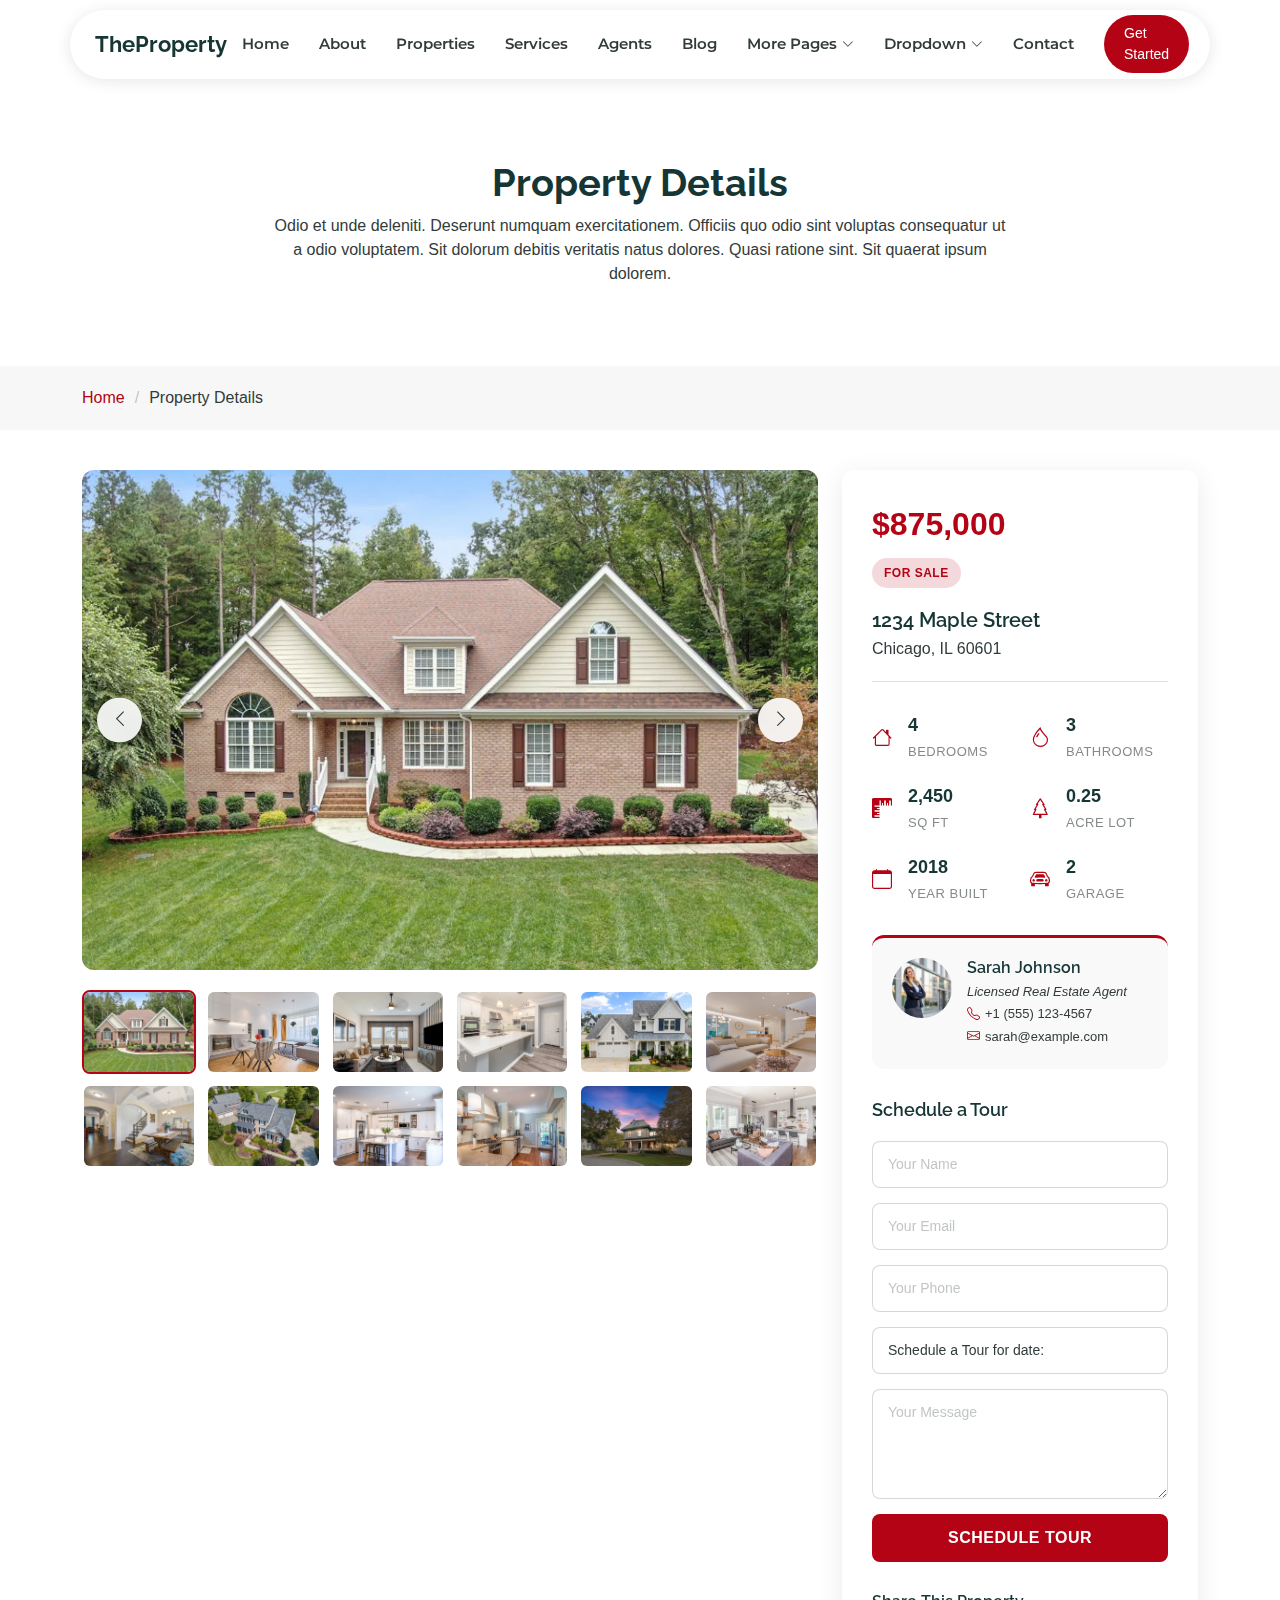
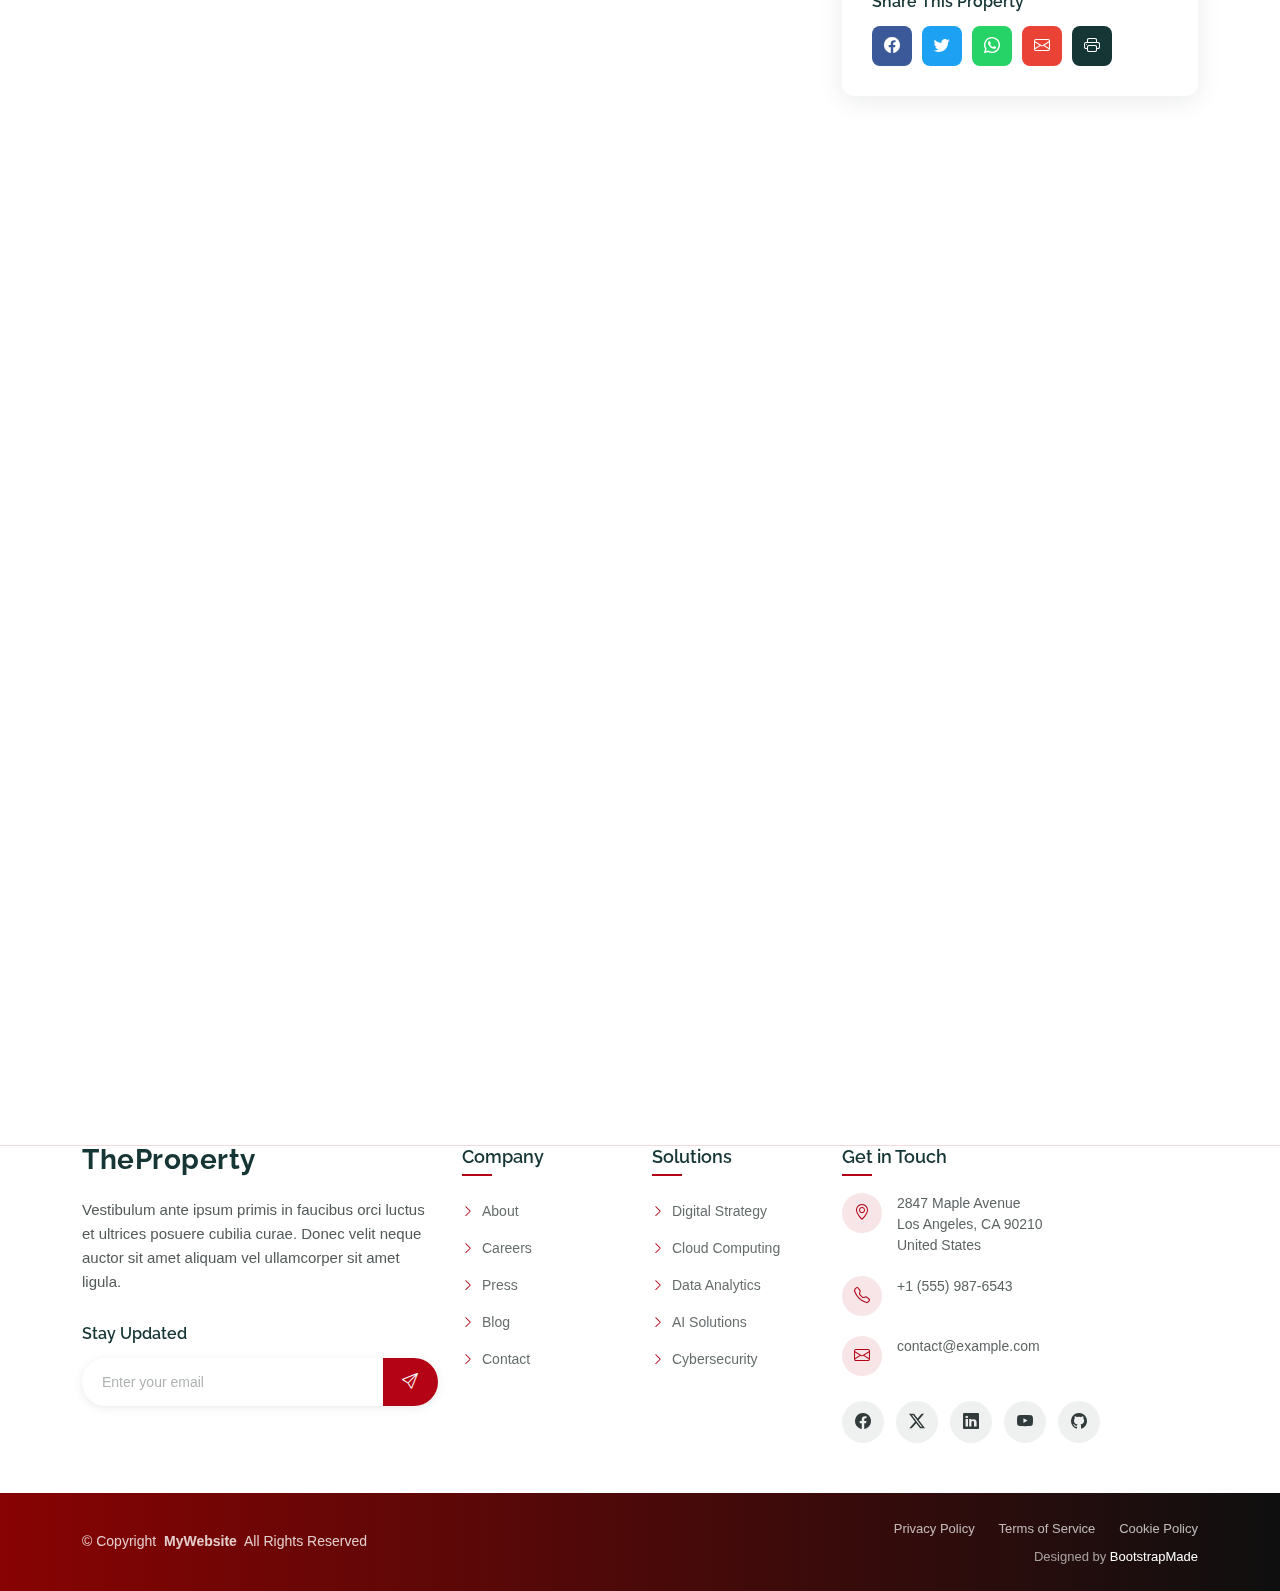
<file: property-details.html>
<!DOCTYPE html>
<html lang="en">

<head>
  <meta charset="utf-8">
  <meta content="width=device-width, initial-scale=1.0" name="viewport">
  <title>Property Details - TheProperty Bootstrap Template</title>
  <meta name="description" content="">
  <meta name="keywords" content="">

  <!-- Favicons -->
  <link href="assets/img/favicon.png" rel="icon">
  <link href="assets/img/apple-touch-icon.png" rel="apple-touch-icon">

  <!-- Fonts -->
  <link href="https://fonts.googleapis.com" rel="preconnect">
  <link href="https://fonts.gstatic.com" rel="preconnect" crossorigin>
  <link href="https://fonts.googleapis.com/css2?family=Roboto:ital,wght@0,100;0,300;0,400;0,500;0,700;0,900;1,100;1,300;1,400;1,500;1,700;1,900&family=Montserrat:ital,wght@0,100;0,200;0,300;0,400;0,500;0,600;0,700;0,800;0,900;1,100;1,200;1,300;1,400;1,500;1,600;1,700;1,800;1,900&family=Raleway:ital,wght@0,100;0,200;0,300;0,400;0,500;0,600;0,700;0,800;0,900;1,100;1,200;1,300;1,400;1,500;1,600;1,700;1,800;1,900&display=swap" rel="stylesheet">

  <!-- Vendor CSS Files -->
  <link href="assets/vendor/bootstrap/css/bootstrap.min.css" rel="stylesheet">
  <link href="assets/vendor/bootstrap-icons/bootstrap-icons.css" rel="stylesheet">
  <link href="assets/vendor/aos/aos.css" rel="stylesheet">
  <link href="assets/vendor/glightbox/css/glightbox.min.css" rel="stylesheet">
  <link href="assets/vendor/swiper/swiper-bundle.min.css" rel="stylesheet">
  <link href="assets/vendor/drift-zoom/drift-basic.css" rel="stylesheet">

  <!-- Main CSS File -->
  <link href="assets/css/main.css" rel="stylesheet">

  <!-- =======================================================
  * Template Name: TheProperty
  * Template URL: https://bootstrapmade.com/theproperty-bootstrap-real-estate-template/
  * Updated: Aug 05 2025 with Bootstrap v5.3.7
  * Author: BootstrapMade.com
  * License: https://bootstrapmade.com/license/
  ======================================================== -->
</head>

<body class="property-details-page">

  <header id="header" class="header d-flex align-items-center fixed-top">
    <div class="header-container container-fluid container-xl position-relative d-flex align-items-center justify-content-between">

      <a href="index.html" class="logo d-flex align-items-center me-auto me-xl-0">
        <!-- Uncomment the line below if you also wish to use an image logo -->
        <!-- <img src="assets/img/logo.webp" alt=""> -->
        <h1 class="sitename">TheProperty</h1>
      </a>

      <nav id="navmenu" class="navmenu">
        <ul>
          <li><a href="index.html">Home</a></li>
          <li><a href="about.html">About</a></li>
          <li><a href="properties.html">Properties</a></li>
          <li><a href="services.html">Services</a></li>
          <li><a href="agents.html">Agents</a></li>
          <li><a href="blog.html">Blog</a></li>
          <li class="dropdown"><a href="#"><span>More Pages</span> <i class="bi bi-chevron-down toggle-dropdown"></i></a>
            <ul>
              <li><a href="property-details.html" class="active">Property Details</a></li>
              <li><a href="service-details.html">Service Details</a></li>
              <li><a href="agent-profile.html">Agent Profile</a></li>
              <li><a href="blog-details.html">Blog Details</a></li>
              <li><a href="terms.html">Terms</a></li>
              <li><a href="privacy.html">Privacy</a></li>
              <li><a href="404.html">404</a></li>
            </ul>
          </li>

          <li class="dropdown"><a href="#"><span>Dropdown</span> <i class="bi bi-chevron-down toggle-dropdown"></i></a>
            <ul>
              <li><a href="#">Dropdown 1</a></li>
              <li class="dropdown"><a href="#"><span>Deep Dropdown</span> <i class="bi bi-chevron-down toggle-dropdown"></i></a>
                <ul>
                  <li><a href="#">Deep Dropdown 1</a></li>
                  <li><a href="#">Deep Dropdown 2</a></li>
                  <li><a href="#">Deep Dropdown 3</a></li>
                  <li><a href="#">Deep Dropdown 4</a></li>
                  <li><a href="#">Deep Dropdown 5</a></li>
                </ul>
              </li>
              <li><a href="#">Dropdown 2</a></li>
              <li><a href="#">Dropdown 3</a></li>
              <li><a href="#">Dropdown 4</a></li>
            </ul>
          </li>
          <li><a href="contact.html">Contact</a></li>
        </ul>
        <i class="mobile-nav-toggle d-xl-none bi bi-list"></i>
      </nav>

      <a class="btn-getstarted" href="properties.html">Get Started</a>

    </div>
  </header>

  <main class="main">

    <!-- Page Title -->
    <div class="page-title">
      <div class="heading">
        <div class="container">
          <div class="row d-flex justify-content-center text-center">
            <div class="col-lg-8">
              <h1 class="heading-title">Property Details</h1>
              <p class="mb-0">
                Odio et unde deleniti. Deserunt numquam exercitationem. Officiis quo
                odio sint voluptas consequatur ut a odio voluptatem. Sit dolorum
                debitis veritatis natus dolores. Quasi ratione sint. Sit quaerat
                ipsum dolorem.
              </p>
            </div>
          </div>
        </div>
      </div>
      <nav class="breadcrumbs">
        <div class="container">
          <ol>
            <li><a href="index.html">Home</a></li>
            <li class="current">Property Details</li>
          </ol>
        </div>
      </nav>
    </div><!-- End Page Title -->

    <!-- Property Details Section -->
    <section id="property-details" class="property-details section">

      <div class="container" data-aos="fade-up" data-aos-delay="100">

        <div class="row gy-4">

          <div class="col-lg-8">

            <!-- Property Gallery -->
            <div class="property-gallery" data-aos="fade-up" data-aos-delay="200">
              <div class="main-image-container image-zoom-container">
                <img id="main-product-image" src="assets/img/real-estate/property-exterior-3.webp" alt="Property Exterior" class="img-fluid main-property-image" data-zoom="assets/img/real-estate/property-exterior-3.webp">
                <div class="image-nav-buttons">
                  <button class="image-nav-btn prev-image" type="button">
                    <i class="bi bi-chevron-left"></i>
                  </button>
                  <button class="image-nav-btn next-image" type="button">
                    <i class="bi bi-chevron-right"></i>
                  </button>
                </div>
              </div>
              <div class="thumbnail-gallery thumbnail-list">
                <div class="thumbnail-item active" data-image="assets/img/real-estate/property-exterior-3.webp">
                  <img src="assets/img/real-estate/property-exterior-3.webp" alt="Property Exterior" class="img-fluid">
                </div>
                <div class="thumbnail-item" data-image="assets/img/real-estate/property-interior-1.webp">
                  <img src="assets/img/real-estate/property-interior-1.webp" alt="Living Room" class="img-fluid">
                </div>
                <div class="thumbnail-item" data-image="assets/img/real-estate/property-interior-2.webp">
                  <img src="assets/img/real-estate/property-interior-2.webp" alt="Kitchen" class="img-fluid">
                </div>
                <div class="thumbnail-item" data-image="assets/img/real-estate/property-interior-3.webp">
                  <img src="assets/img/real-estate/property-interior-3.webp" alt="Master Bedroom" class="img-fluid">
                </div>
                <div class="thumbnail-item" data-image="assets/img/real-estate/property-exterior-4.webp">
                  <img src="assets/img/real-estate/property-exterior-4.webp" alt="Garden View" class="img-fluid">
                </div>
                <div class="thumbnail-item" data-image="assets/img/real-estate/property-interior-4.webp">
                  <img src="assets/img/real-estate/property-interior-4.webp" alt="Bathroom" class="img-fluid">
                </div>
                <div class="thumbnail-item" data-image="assets/img/real-estate/property-interior-5.webp">
                  <img src="assets/img/real-estate/property-interior-5.webp" alt="Dining Room" class="img-fluid">
                </div>
                <div class="thumbnail-item" data-image="assets/img/real-estate/property-exterior-5.webp">
                  <img src="assets/img/real-estate/property-exterior-5.webp" alt="Front View" class="img-fluid">
                </div>
                <div class="thumbnail-item" data-image="assets/img/real-estate/property-interior-6.webp">
                  <img src="assets/img/real-estate/property-interior-6.webp" alt="Guest Room" class="img-fluid">
                </div>
                <div class="thumbnail-item" data-image="assets/img/real-estate/property-interior-7.webp">
                  <img src="assets/img/real-estate/property-interior-7.webp" alt="Office Space" class="img-fluid">
                </div>
                <div class="thumbnail-item" data-image="assets/img/real-estate/property-exterior-6.webp">
                  <img src="assets/img/real-estate/property-exterior-6.webp" alt="Side View" class="img-fluid">
                </div>
                <div class="thumbnail-item" data-image="assets/img/real-estate/property-interior-8.webp">
                  <img src="assets/img/real-estate/property-interior-8.webp" alt="Balcony" class="img-fluid">
                </div>
              </div>
            </div><!-- End Property Gallery -->

            <!-- Property Description -->
            <div class="property-description" data-aos="fade-up" data-aos-delay="300">
              <h3>About This Property</h3>
              <p>Lorem ipsum dolor sit amet, consectetur adipiscing elit. Sed do eiusmod tempor incididunt ut labore et dolore magna aliqua. Ut enim ad minim veniam, quis nostrud exercitation ullamco laboris nisi ut aliquip ex ea commodo consequat.</p>
              <p>Duis aute irure dolor in reprehenderit in voluptate velit esse cillum dolore eu fugiat nulla pariatur. Excepteur sint occaecat cupidatat non proident, sunt in culpa qui officia deserunt mollit anim id est laborum. Sed ut perspiciatis unde omnis iste natus error sit voluptatem accusantium doloremque laudantium.</p>
              <p>Totam rem aperiam, eaque ipsa quae ab illo inventore veritatis et quasi architecto beatae vitae dicta sunt explicabo. Nemo enim ipsam voluptatem quia voluptas sit aspernatur aut odit aut fugit.</p>
            </div><!-- End Property Description -->

            <!-- Amenities -->
            <div class="property-amenities" data-aos="fade-up" data-aos-delay="400">
              <h3>Amenities &amp; Features</h3>
              <div class="row">
                <div class="col-md-6">
                  <h4>Interior Features</h4>
                  <ul class="features-list">
                    <li><i class="bi bi-check-circle"></i>Hardwood Floors</li>
                    <li><i class="bi bi-check-circle"></i>Updated Kitchen</li>
                    <li><i class="bi bi-check-circle"></i>Walk-in Closets</li>
                    <li><i class="bi bi-check-circle"></i>Central Air Conditioning</li>
                    <li><i class="bi bi-check-circle"></i>Fireplace</li>
                    <li><i class="bi bi-check-circle"></i>High Ceilings</li>
                  </ul>
                </div>
                <div class="col-md-6">
                  <h4>Exterior Features</h4>
                  <ul class="features-list">
                    <li><i class="bi bi-check-circle"></i>2-Car Garage</li>
                    <li><i class="bi bi-check-circle"></i>Swimming Pool</li>
                    <li><i class="bi bi-check-circle"></i>Garden</li>
                    <li><i class="bi bi-check-circle"></i>Patio/Deck</li>
                    <li><i class="bi bi-check-circle"></i>Security System</li>
                    <li><i class="bi bi-check-circle"></i>Sprinkler System</li>
                  </ul>
                </div>
              </div>
            </div><!-- End Amenities -->

            <!-- Map Section -->
            <div class="property-map" data-aos="fade-up" data-aos-delay="500">
              <h3>Location</h3>
              <div class="map-container">
                <iframe src="https://www.google.com/maps/embed?pb=!1m18!1m12!1m3!1d2965.0824050173574!2d-87.63000000000002!3d41.88844360000001!2m3!1f0!2f0!3f0!3m2!1i1024!2i768!4f13.1!3m3!1m2!1s0x880e2c3cd0f4cbed%3A0xafe0a6ad09c0c000!2sChicago%2C%20IL%2C%20USA!5e0!3m2!1sen!2sus!4v1234567890123" width="100%" height="400" style="border:0;" allowfullscreen="" loading="lazy"></iframe>
              </div>
              <div class="location-details">
                <h4>Neighborhood Information</h4>
                <p>Located in the heart of downtown, this property offers easy access to shopping, dining, and entertainment. Public transportation and major highways are just minutes away.</p>
              </div>
            </div><!-- End Map Section -->

          </div>

          <div class="col-lg-4">

            <!-- Property Overview -->
            <div class="property-overview sticky-top" data-aos="fade-up" data-aos-delay="200">
              <div class="price-tag">$875,000</div>
              <div class="property-status">For Sale</div>

              <div class="property-address">
                <h4>1234 Maple Street</h4>
                <p>Chicago, IL 60601</p>
              </div>

              <div class="property-stats">
                <div class="stat-item">
                  <i class="bi bi-house"></i>
                  <div>
                    <span class="value">4</span>
                    <span class="label">Bedrooms</span>
                  </div>
                </div>
                <div class="stat-item">
                  <i class="bi bi-droplet"></i>
                  <div>
                    <span class="value">3</span>
                    <span class="label">Bathrooms</span>
                  </div>
                </div>
                <div class="stat-item">
                  <i class="bi bi-rulers"></i>
                  <div>
                    <span class="value">2,450</span>
                    <span class="label">Sq Ft</span>
                  </div>
                </div>
                <div class="stat-item">
                  <i class="bi bi-tree"></i>
                  <div>
                    <span class="value">0.25</span>
                    <span class="label">Acre Lot</span>
                  </div>
                </div>
                <div class="stat-item">
                  <i class="bi bi-calendar"></i>
                  <div>
                    <span class="value">2018</span>
                    <span class="label">Year Built</span>
                  </div>
                </div>
                <div class="stat-item">
                  <i class="bi bi-car-front"></i>
                  <div>
                    <span class="value">2</span>
                    <span class="label">Garage</span>
                  </div>
                </div>
              </div>

              <!-- Agent Info -->
              <div class="agent-info">
                <div class="agent-avatar">
                  <img src="assets/img/real-estate/agent-3.webp" alt="Sarah Johnson" class="img-fluid">
                </div>
                <div class="agent-details">
                  <h4>Sarah Johnson</h4>
                  <p class="agent-title">Licensed Real Estate Agent</p>
                  <p class="agent-phone"><i class="bi bi-telephone"></i>+1 (555) 123-4567</p>
                  <p class="agent-email"><i class="bi bi-envelope"></i>sarah@example.com</p>
                </div>
              </div><!-- End Agent Info -->

              <!-- Contact Form -->
              <div class="contact-form">
                <h4>Schedule a Tour</h4>
                <form action="forms/contact.php" method="post" class="php-email-form">
                  <div class="row">
                    <div class="col-12 form-group">
                      <input type="text" name="name" class="form-control" placeholder="Your Name" required="">
                    </div>
                    <div class="col-12 form-group">
                      <input type="email" name="email" class="form-control" placeholder="Your Email" required="">
                    </div>
                    <div class="col-12 form-group">
                      <input type="tel" name="phone" class="form-control" placeholder="Your Phone">
                    </div>

                    <div class="col-12 form-group">
                      <input type="text" name="subject" class="form-control" placeholder="Schedule a Tour for date: " value="Schedule a Tour for date: ">
                    </div>

                    <div class="col-12 form-group">
                      <textarea class="form-control" name="message" rows="4" placeholder="Your Message"></textarea>
                    </div>
                    <div class="col-12 text-center">
                      <div class="loading">Loading</div>
                      <div class="error-message"></div>
                      <div class="sent-message">Your message has been sent. Thank you!</div>
                      <button type="submit" class="btn btn-primary">Schedule Tour</button>
                    </div>
                  </div>
                </form>
              </div><!-- End Contact Form -->

              <!-- Social Share -->
              <div class="social-share">
                <h5>Share This Property</h5>
                <div class="share-buttons">
                  <a href="#" class="share-btn facebook"><i class="bi bi-facebook"></i></a>
                  <a href="#" class="share-btn twitter"><i class="bi bi-twitter"></i></a>
                  <a href="#" class="share-btn whatsapp"><i class="bi bi-whatsapp"></i></a>
                  <a href="#" class="share-btn email"><i class="bi bi-envelope"></i></a>
                  <a href="#" class="share-btn print"><i class="bi bi-printer"></i></a>
                </div>
              </div><!-- End Social Share -->

            </div><!-- End Property Overview -->

          </div>

        </div>

      </div>

    </section><!-- /Property Details Section -->

  </main>

  <footer id="footer" class="footer position-relative">

    <div class="container">
      <div class="row gy-5">

        <div class="col-lg-4">
          <div class="footer-content">
            <a href="index.html" class="logo d-flex align-items-center mb-4">
              <span class="sitename">TheProperty</span>
            </a>
            <p class="mb-4">Vestibulum ante ipsum primis in faucibus orci luctus et ultrices posuere cubilia curae. Donec velit neque auctor sit amet aliquam vel ullamcorper sit amet ligula.</p>

            <div class="newsletter-form">
              <h5>Stay Updated</h5>
              <form action="forms/newsletter.php" method="post" class="php-email-form">
                <div class="input-group">
                  <input type="email" name="email" class="form-control" placeholder="Enter your email" required="">
                  <button type="submit" class="btn-subscribe">
                    <i class="bi bi-send"></i>
                  </button>
                </div>
                <div class="loading">Loading</div>
                <div class="error-message"></div>
                <div class="sent-message">Thank you for subscribing!</div>
              </form>
            </div>
          </div>
        </div>

        <div class="col-lg-2 col-6">
          <div class="footer-links">
            <h4>Company</h4>
            <ul>
              <li><a href="#"><i class="bi bi-chevron-right"></i> About</a></li>
              <li><a href="#"><i class="bi bi-chevron-right"></i> Careers</a></li>
              <li><a href="#"><i class="bi bi-chevron-right"></i> Press</a></li>
              <li><a href="#"><i class="bi bi-chevron-right"></i> Blog</a></li>
              <li><a href="#"><i class="bi bi-chevron-right"></i> Contact</a></li>
            </ul>
          </div>
        </div>

        <div class="col-lg-2 col-6">
          <div class="footer-links">
            <h4>Solutions</h4>
            <ul>
              <li><a href="#"><i class="bi bi-chevron-right"></i> Digital Strategy</a></li>
              <li><a href="#"><i class="bi bi-chevron-right"></i> Cloud Computing</a></li>
              <li><a href="#"><i class="bi bi-chevron-right"></i> Data Analytics</a></li>
              <li><a href="#"><i class="bi bi-chevron-right"></i> AI Solutions</a></li>
              <li><a href="#"><i class="bi bi-chevron-right"></i> Cybersecurity</a></li>
            </ul>
          </div>
        </div>

        <div class="col-lg-4">
          <div class="footer-contact">
            <h4>Get in Touch</h4>
            <div class="contact-item">
              <div class="contact-icon">
                <i class="bi bi-geo-alt"></i>
              </div>
              <div class="contact-info">
                <p>2847 Maple Avenue<br>Los Angeles, CA 90210<br>United States</p>
              </div>
            </div>

            <div class="contact-item">
              <div class="contact-icon">
                <i class="bi bi-telephone"></i>
              </div>
              <div class="contact-info">
                <p>+1 (555) 987-6543</p>
              </div>
            </div>

            <div class="contact-item">
              <div class="contact-icon">
                <i class="bi bi-envelope"></i>
              </div>
              <div class="contact-info">
                <p>contact@example.com</p>
              </div>
            </div>

            <div class="social-links">
              <a href="#"><i class="bi bi-facebook"></i></a>
              <a href="#"><i class="bi bi-twitter-x"></i></a>
              <a href="#"><i class="bi bi-linkedin"></i></a>
              <a href="#"><i class="bi bi-youtube"></i></a>
              <a href="#"><i class="bi bi-github"></i></a>
            </div>
          </div>
        </div>

      </div>
    </div>

    <div class="footer-bottom">
      <div class="container">
        <div class="row align-items-center">
          <div class="col-lg-6">
            <div class="copyright">
              <p>© <span>Copyright</span> <strong class="px-1 sitename">MyWebsite</strong> <span>All Rights Reserved</span></p>
            </div>
          </div>
          <div class="col-lg-6">
            <div class="footer-bottom-links">
              <a href="#">Privacy Policy</a>
              <a href="#">Terms of Service</a>
              <a href="#">Cookie Policy</a>
            </div>
            <div class="credits">
              <!-- All the links in the footer should remain intact. -->
              <!-- You can delete the links only if you've purchased the pro version. -->
              <!-- Licensing information: https://bootstrapmade.com/license/ -->
              <!-- Purchase the pro version with working PHP/AJAX contact form: [buy-url] -->
              Designed by <a href="https://bootstrapmade.com/">BootstrapMade</a>
            </div>
          </div>
        </div>
      </div>
    </div>

  </footer>

  <!-- Scroll Top -->
  <a href="#" id="scroll-top" class="scroll-top d-flex align-items-center justify-content-center"><i class="bi bi-arrow-up-short"></i></a>

  <!-- Preloader -->
  <div id="preloader"></div>

  <!-- Vendor JS Files -->
  <script src="assets/vendor/bootstrap/js/bootstrap.bundle.min.js"></script>
  <script src="assets/vendor/php-email-form/validate.js"></script>
  <script src="assets/vendor/aos/aos.js"></script>
  <script src="assets/vendor/purecounter/purecounter_vanilla.js"></script>
  <script src="assets/vendor/glightbox/js/glightbox.min.js"></script>
  <script src="assets/vendor/swiper/swiper-bundle.min.js"></script>
  <script src="assets/vendor/drift-zoom/Drift.min.js"></script>

  <!-- Main JS File -->
  <script src="assets/js/main.js"></script>

</body>

</html>
</file>
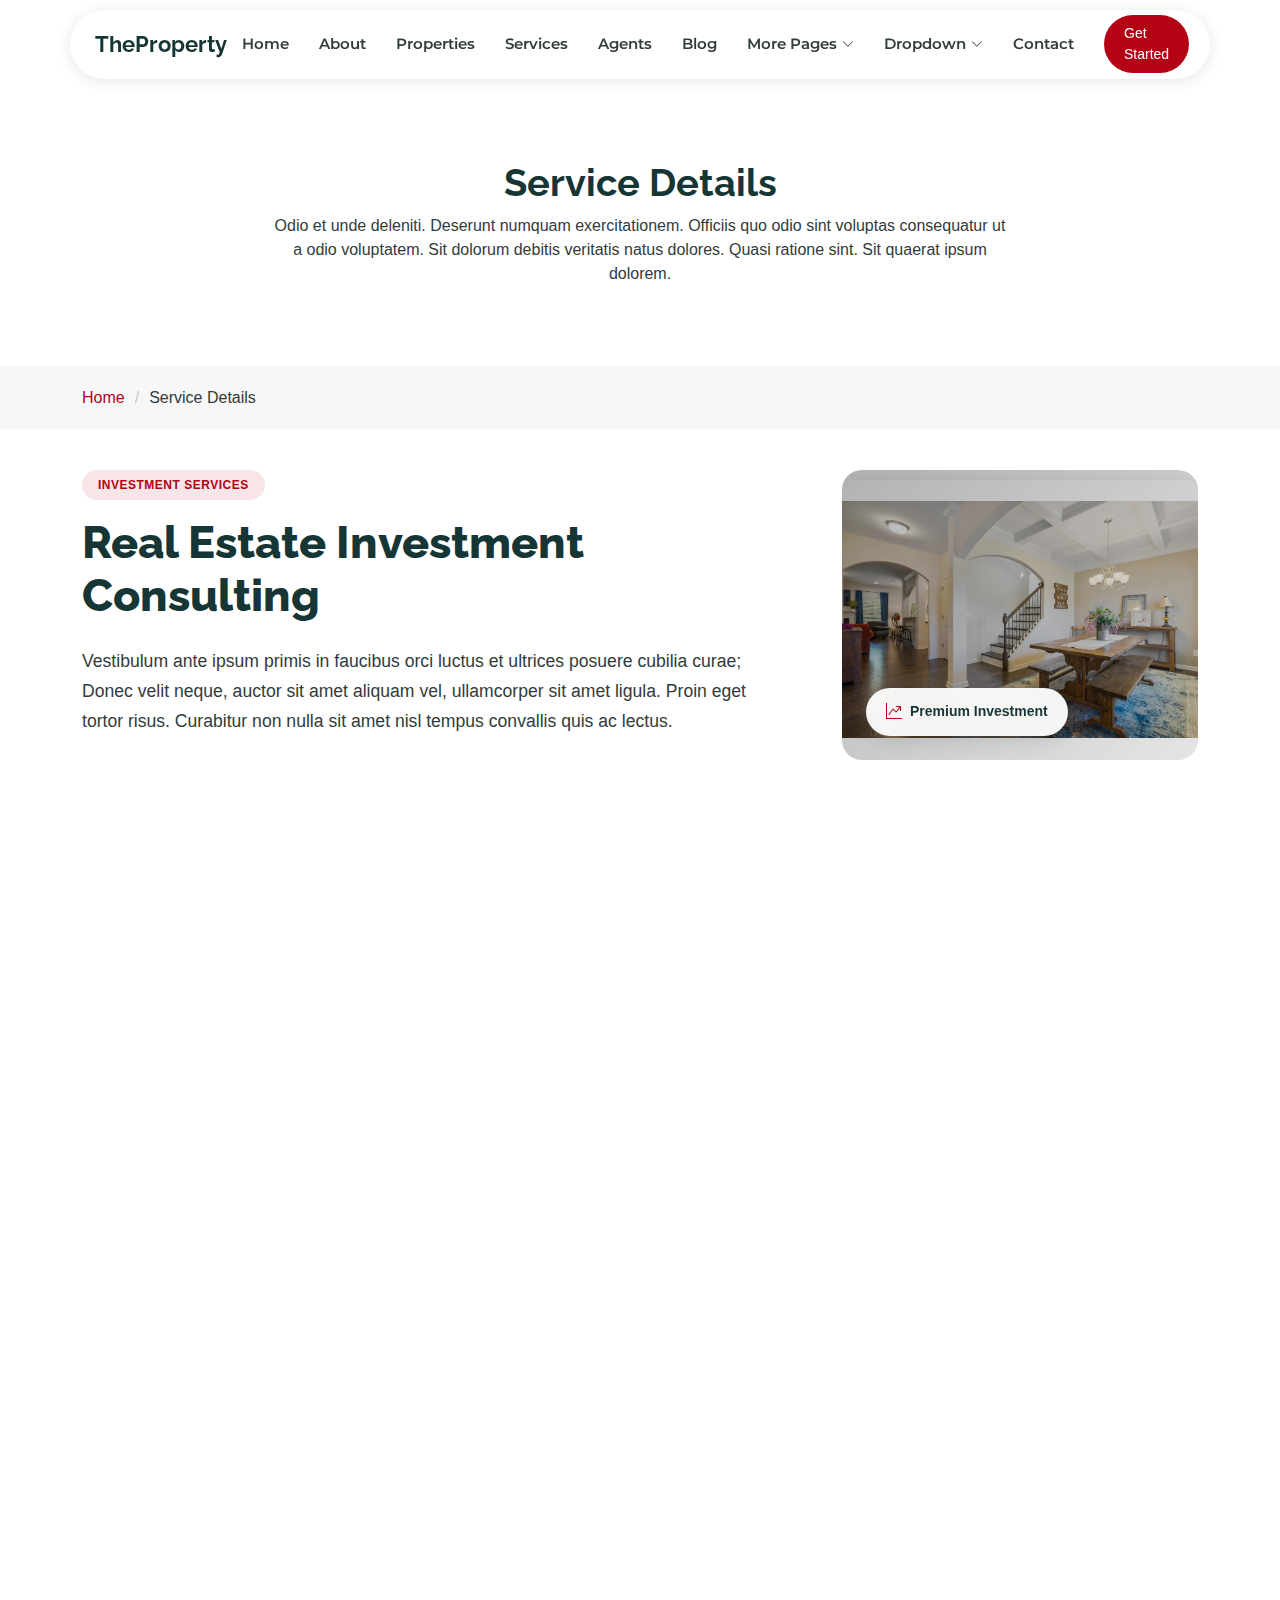
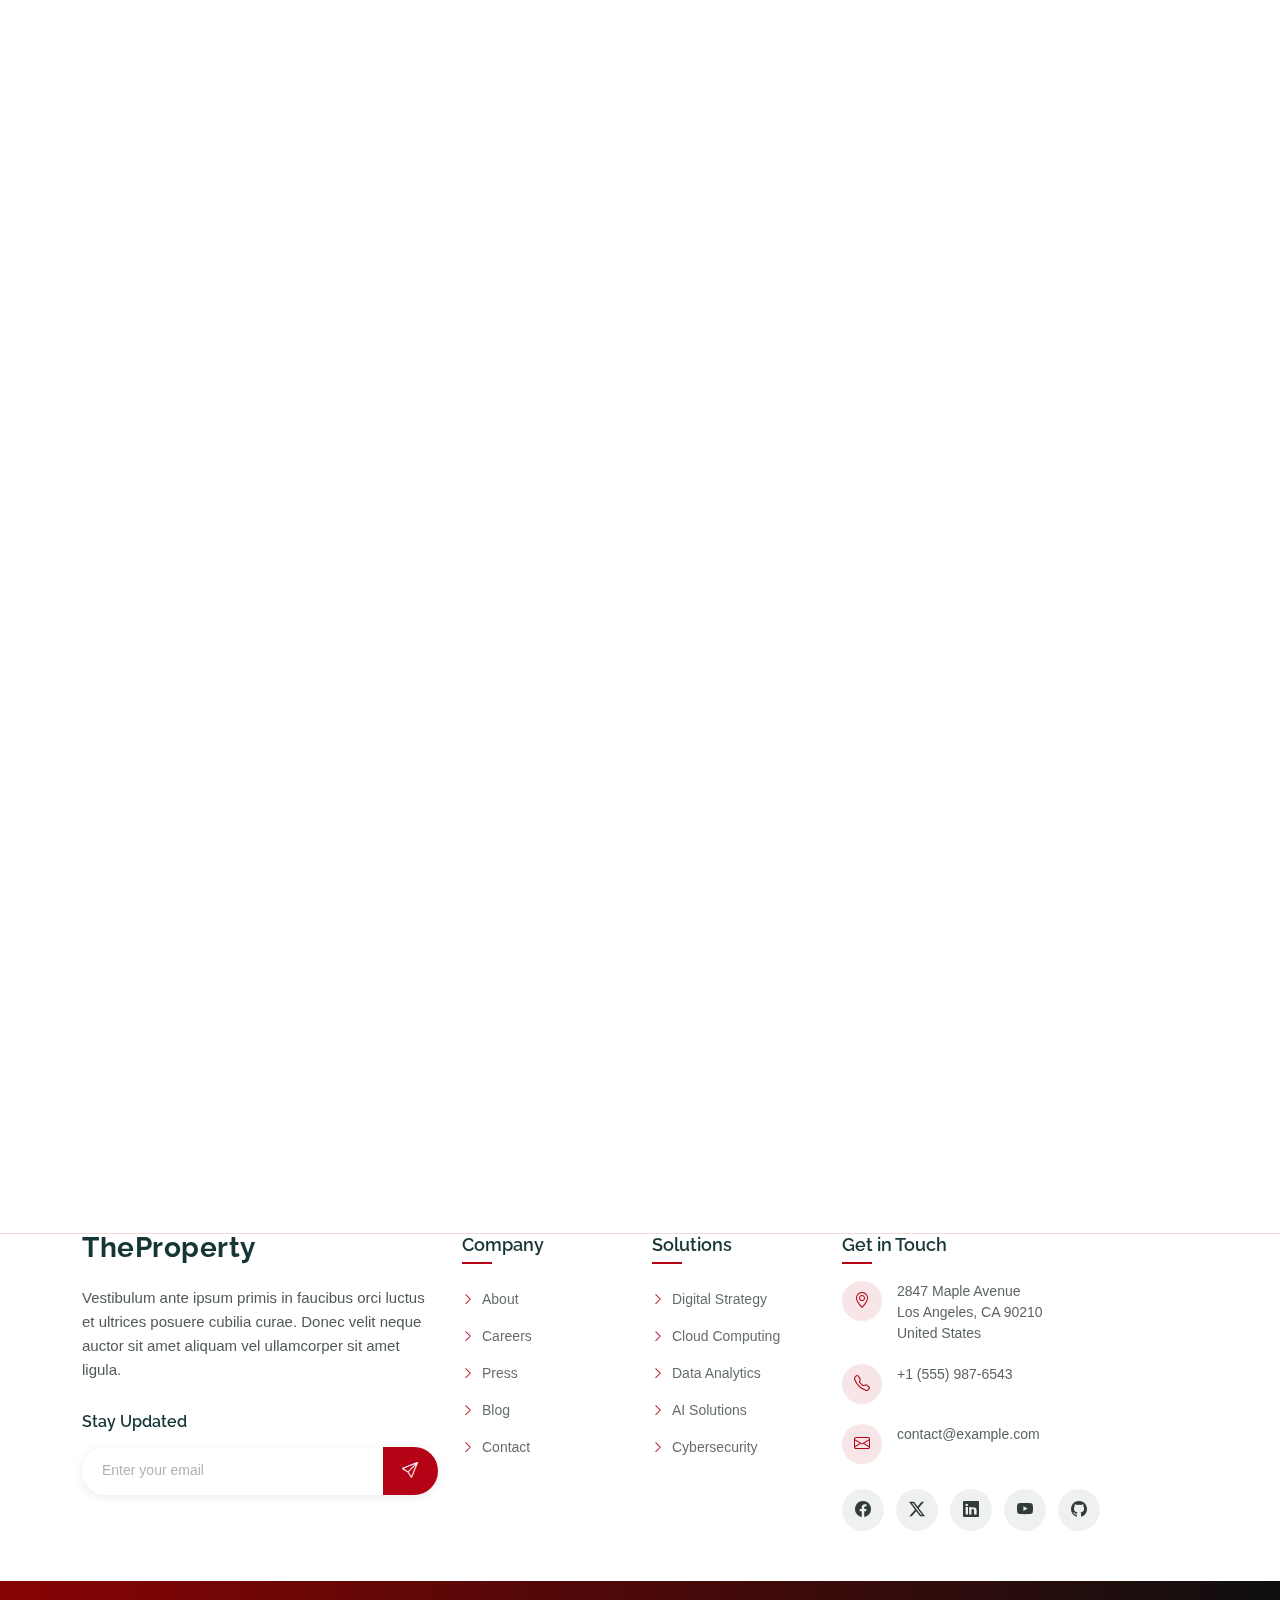
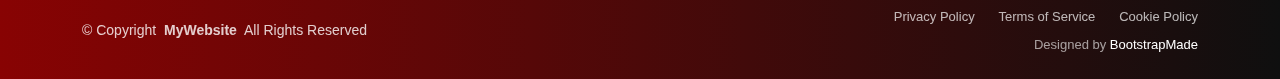
<file: service-details.html>
<!DOCTYPE html>
<html lang="en">

<head>
  <meta charset="utf-8">
  <meta content="width=device-width, initial-scale=1.0" name="viewport">
  <title>Service Details - TheProperty Bootstrap Template</title>
  <meta name="description" content="">
  <meta name="keywords" content="">

  <!-- Favicons -->
  <link href="assets/img/favicon.png" rel="icon">
  <link href="assets/img/apple-touch-icon.png" rel="apple-touch-icon">

  <!-- Fonts -->
  <link href="https://fonts.googleapis.com" rel="preconnect">
  <link href="https://fonts.gstatic.com" rel="preconnect" crossorigin>
  <link href="https://fonts.googleapis.com/css2?family=Roboto:ital,wght@0,100;0,300;0,400;0,500;0,700;0,900;1,100;1,300;1,400;1,500;1,700;1,900&family=Montserrat:ital,wght@0,100;0,200;0,300;0,400;0,500;0,600;0,700;0,800;0,900;1,100;1,200;1,300;1,400;1,500;1,600;1,700;1,800;1,900&family=Raleway:ital,wght@0,100;0,200;0,300;0,400;0,500;0,600;0,700;0,800;0,900;1,100;1,200;1,300;1,400;1,500;1,600;1,700;1,800;1,900&display=swap" rel="stylesheet">

  <!-- Vendor CSS Files -->
  <link href="assets/vendor/bootstrap/css/bootstrap.min.css" rel="stylesheet">
  <link href="assets/vendor/bootstrap-icons/bootstrap-icons.css" rel="stylesheet">
  <link href="assets/vendor/aos/aos.css" rel="stylesheet">
  <link href="assets/vendor/glightbox/css/glightbox.min.css" rel="stylesheet">
  <link href="assets/vendor/swiper/swiper-bundle.min.css" rel="stylesheet">
  <link href="assets/vendor/drift-zoom/drift-basic.css" rel="stylesheet">

  <!-- Main CSS File -->
  <link href="assets/css/main.css" rel="stylesheet">

  <!-- =======================================================
  * Template Name: TheProperty
  * Template URL: https://bootstrapmade.com/theproperty-bootstrap-real-estate-template/
  * Updated: Aug 05 2025 with Bootstrap v5.3.7
  * Author: BootstrapMade.com
  * License: https://bootstrapmade.com/license/
  ======================================================== -->
</head>

<body class="service-details-page">

  <header id="header" class="header d-flex align-items-center fixed-top">
    <div class="header-container container-fluid container-xl position-relative d-flex align-items-center justify-content-between">

      <a href="index.html" class="logo d-flex align-items-center me-auto me-xl-0">
        <!-- Uncomment the line below if you also wish to use an image logo -->
        <!-- <img src="assets/img/logo.webp" alt=""> -->
        <h1 class="sitename">TheProperty</h1>
      </a>

      <nav id="navmenu" class="navmenu">
        <ul>
          <li><a href="index.html">Home</a></li>
          <li><a href="about.html">About</a></li>
          <li><a href="properties.html">Properties</a></li>
          <li><a href="services.html">Services</a></li>
          <li><a href="agents.html">Agents</a></li>
          <li><a href="blog.html">Blog</a></li>
          <li class="dropdown"><a href="#"><span>More Pages</span> <i class="bi bi-chevron-down toggle-dropdown"></i></a>
            <ul>
              <li><a href="property-details.html">Property Details</a></li>
              <li><a href="service-details.html" class="active">Service Details</a></li>
              <li><a href="agent-profile.html">Agent Profile</a></li>
              <li><a href="blog-details.html">Blog Details</a></li>
              <li><a href="terms.html">Terms</a></li>
              <li><a href="privacy.html">Privacy</a></li>
              <li><a href="404.html">404</a></li>
            </ul>
          </li>

          <li class="dropdown"><a href="#"><span>Dropdown</span> <i class="bi bi-chevron-down toggle-dropdown"></i></a>
            <ul>
              <li><a href="#">Dropdown 1</a></li>
              <li class="dropdown"><a href="#"><span>Deep Dropdown</span> <i class="bi bi-chevron-down toggle-dropdown"></i></a>
                <ul>
                  <li><a href="#">Deep Dropdown 1</a></li>
                  <li><a href="#">Deep Dropdown 2</a></li>
                  <li><a href="#">Deep Dropdown 3</a></li>
                  <li><a href="#">Deep Dropdown 4</a></li>
                  <li><a href="#">Deep Dropdown 5</a></li>
                </ul>
              </li>
              <li><a href="#">Dropdown 2</a></li>
              <li><a href="#">Dropdown 3</a></li>
              <li><a href="#">Dropdown 4</a></li>
            </ul>
          </li>
          <li><a href="contact.html">Contact</a></li>
        </ul>
        <i class="mobile-nav-toggle d-xl-none bi bi-list"></i>
      </nav>

      <a class="btn-getstarted" href="properties.html">Get Started</a>

    </div>
  </header>

  <main class="main">

    <!-- Page Title -->
    <div class="page-title">
      <div class="heading">
        <div class="container">
          <div class="row d-flex justify-content-center text-center">
            <div class="col-lg-8">
              <h1 class="heading-title">Service Details</h1>
              <p class="mb-0">
                Odio et unde deleniti. Deserunt numquam exercitationem. Officiis quo
                odio sint voluptas consequatur ut a odio voluptatem. Sit dolorum
                debitis veritatis natus dolores. Quasi ratione sint. Sit quaerat
                ipsum dolorem.
              </p>
            </div>
          </div>
        </div>
      </div>
      <nav class="breadcrumbs">
        <div class="container">
          <ol>
            <li><a href="index.html">Home</a></li>
            <li class="current">Service Details</li>
          </ol>
        </div>
      </nav>
    </div><!-- End Page Title -->

    <!-- Service Details Section -->
    <section id="service-details" class="service-details section">

      <div class="container" data-aos="fade-up" data-aos-delay="100">

        <div class="row">
          <div class="col-lg-4 order-lg-2">
            <div class="service-sidebar">
              <div class="service-hero" data-aos="zoom-in" data-aos-delay="150">
                <img src="assets/img/real-estate/property-interior-5.webp" alt="Property Investment Service" class="img-fluid">
                <div class="service-overlay">
                  <div class="service-badge">
                    <i class="bi bi-graph-up-arrow"></i>
                    <span>Premium Investment</span>
                  </div>
                </div>
              </div>

              <div class="quick-contact-card" data-aos="slide-up" data-aos-delay="200">
                <div class="contact-header">
                  <h4>Start Your Investment Journey</h4>
                  <p>Get personalized advice from our investment specialists today.</p>
                </div>

                <form action="forms/contact.php" method="post" class="php-email-form">
                  <input type="hidden" name="subject" value="Investment Consultation">
                  <div class="form-group">
                    <input type="text" name="name" class="form-control" placeholder="Full Name" required="">
                  </div>
                  <div class="form-group">
                    <input type="email" name="email" class="form-control" placeholder="Email Address" required="">
                  </div>
                  <div class="form-group">
                    <input type="tel" name="phone" class="form-control" placeholder="Phone Number" required="">
                  </div>
                  <div class="form-group">
                    <select name="budget" class="form-control" required="">
                      <option value="">Investment Budget Range</option>
                      <option value="100k-250k">$100k - $250k</option>
                      <option value="250k-500k">$250k - $500k</option>
                      <option value="500k-1m">$500k - $1M</option>
                      <option value="1m+">$1M+</option>
                    </select>
                  </div>
                  <div class="form-group">
                    <textarea name="message" class="form-control" rows="3" placeholder="Investment goals or questions..."></textarea>
                  </div>

                  <div class="loading">Loading</div>
                  <div class="error-message"></div>
                  <div class="sent-message">Your message has been sent. Thank you!</div>

                  <button type="submit" class="btn-submit">
                    <span>Get Free Consultation</span>
                    <i class="bi bi-arrow-right"></i>
                  </button>
                </form>
              </div>

              <div class="expertise-highlights" data-aos="fade-up" data-aos-delay="250">
                <h5>Why Choose Our Investment Services</h5>
                <div class="highlight-list">
                  <div class="highlight-item">
                    <i class="bi bi-trophy"></i>
                    <span>20+ Years Market Experience</span>
                  </div>
                  <div class="highlight-item">
                    <i class="bi bi-graph-up"></i>
                    <span>15% Average ROI for Clients</span>
                  </div>
                  <div class="highlight-item">
                    <i class="bi bi-people"></i>
                    <span>500+ Successful Investments</span>
                  </div>
                  <div class="highlight-item">
                    <i class="bi bi-shield-check"></i>
                    <span>Licensed Investment Advisors</span>
                  </div>
                </div>
              </div>
            </div>
          </div>

          <div class="col-lg-8 order-lg-1">
            <div class="service-main-content">
              <div class="content-header" data-aos="fade-right" data-aos-delay="150">
                <div class="service-category">Investment Services</div>
                <h1>Real Estate Investment Consulting</h1>
                <p class="service-intro">Vestibulum ante ipsum primis in faucibus orci luctus et ultrices posuere cubilia curae; Donec velit neque, auctor sit amet aliquam vel, ullamcorper sit amet ligula. Proin eget tortor risus. Curabitur non nulla sit amet nisl tempus convallis quis ac lectus.</p>
              </div>

              <div class="investment-types" data-aos="fade-up" data-aos-delay="200">
                <h3>Investment Opportunities</h3>
                <div class="types-grid">
                  <div class="type-card">
                    <div class="type-icon">
                      <i class="bi bi-building"></i>
                    </div>
                    <h4>Commercial Properties</h4>
                    <p>Office buildings, retail spaces, and industrial properties with stable rental income potential.</p>
                    <div class="roi-indicator">
                      <span class="roi-label">Avg. ROI:</span>
                      <span class="roi-value">12-18%</span>
                    </div>
                  </div>
                  <div class="type-card">
                    <div class="type-icon">
                      <i class="bi bi-house-heart"></i>
                    </div>
                    <h4>Residential Rentals</h4>
                    <p>Single-family homes and multi-unit properties in high-demand residential markets.</p>
                    <div class="roi-indicator">
                      <span class="roi-label">Avg. ROI:</span>
                      <span class="roi-value">8-14%</span>
                    </div>
                  </div>
                  <div class="type-card">
                    <div class="type-icon">
                      <i class="bi bi-hammer"></i>
                    </div>
                    <h4>Fix &amp; Flip Projects</h4>
                    <p>Short-term investment opportunities with renovation potential for quick returns.</p>
                    <div class="roi-indicator">
                      <span class="roi-label">Avg. ROI:</span>
                      <span class="roi-value">20-35%</span>
                    </div>
                  </div>
                  <div class="type-card">
                    <div class="type-icon">
                      <i class="bi bi-geo-alt"></i>
                    </div>
                    <h4>Land Development</h4>
                    <p>Raw land and development opportunities in emerging growth corridors.</p>
                    <div class="roi-indicator">
                      <span class="roi-label">Avg. ROI:</span>
                      <span class="roi-value">15-25%</span>
                    </div>
                  </div>
                </div>
              </div>

              <div class="service-methodology" data-aos="fade-up" data-aos-delay="250">
                <h3>Our Investment Process</h3>
                <div class="methodology-timeline">
                  <div class="timeline-item">
                    <div class="timeline-marker">
                      <span class="step-num">01</span>
                    </div>
                    <div class="timeline-content">
                      <h5>Portfolio Assessment</h5>
                      <p>Comprehensive review of your financial goals, risk tolerance, and current investment portfolio to develop a customized strategy.</p>
                    </div>
                  </div>
                  <div class="timeline-item">
                    <div class="timeline-marker">
                      <span class="step-num">02</span>
                    </div>
                    <div class="timeline-content">
                      <h5>Market Research &amp; Analysis</h5>
                      <p>Deep dive into local market conditions, growth projections, and investment opportunities that align with your criteria.</p>
                    </div>
                  </div>
                  <div class="timeline-item">
                    <div class="timeline-marker">
                      <span class="step-num">03</span>
                    </div>
                    <div class="timeline-content">
                      <h5>Property Identification</h5>
                      <p>Identification and evaluation of specific investment properties with detailed financial projections and risk assessments.</p>
                    </div>
                  </div>
                  <div class="timeline-item">
                    <div class="timeline-marker">
                      <span class="step-num">04</span>
                    </div>
                    <div class="timeline-content">
                      <h5>Due Diligence &amp; Acquisition</h5>
                      <p>Complete property inspections, legal review, financing coordination, and seamless acquisition process management.</p>
                    </div>
                  </div>
                </div>
              </div>

              <div class="performance-metrics" data-aos="fade-up" data-aos-delay="300">
                <h3>Client Success Metrics</h3>
                <div class="metrics-container">
                  <div class="metric-box">
                    <div class="metric-value">
                      <span data-purecounter-start="0" data-purecounter-end="247" data-purecounter-duration="2" class="purecounter"></span>M
                    </div>
                    <div class="metric-label">Total Investments Managed</div>
                    <div class="metric-description">Across all investment types</div>
                  </div>
                  <div class="metric-box">
                    <div class="metric-value">
                      <span data-purecounter-start="0" data-purecounter-end="89" data-purecounter-duration="2" class="purecounter"></span>%
                    </div>
                    <div class="metric-label">Client Satisfaction Rate</div>
                    <div class="metric-description">Based on annual surveys</div>
                  </div>
                  <div class="metric-box">
                    <div class="metric-value">
                      <span data-purecounter-start="0" data-purecounter-end="156" data-purecounter-duration="2" class="purecounter"></span>
                    </div>
                    <div class="metric-label">Active Investment Projects</div>
                    <div class="metric-description">Currently under management</div>
                  </div>
                </div>
              </div>

              <div class="testimonial-section" data-aos="fade-up" data-aos-delay="350">
                <h3>Client Success Stories</h3>
                <div class="testimonial-grid">
                  <div class="testimonial-card">
                    <div class="quote-content">
                      <p>"Thanks to their guidance, my real estate portfolio has grown 340% in just three years. Their market insights are invaluable."</p>
                    </div>
                    <div class="client-info">
                      <img src="assets/img/person/person-m-7.webp" alt="Michael Chen" class="client-photo">
                      <div class="client-details">
                        <h6>Michael Chen</h6>
                        <span>Portfolio Value: $2.8M</span>
                      </div>
                    </div>
                  </div>
                  <div class="testimonial-card">
                    <div class="quote-content">
                      <p>"Professional, knowledgeable, and always available. They found me three rental properties that consistently outperform projections."</p>
                    </div>
                    <div class="client-info">
                      <img src="assets/img/person/person-f-12.webp" alt="Jennifer Rodriguez" class="client-photo">
                      <div class="client-details">
                        <h6>Jennifer Rodriguez</h6>
                        <span>Portfolio Value: $1.4M</span>
                      </div>
                    </div>
                  </div>
                </div>
              </div>
            </div>
          </div>
        </div>

      </div>

    </section><!-- /Service Details Section -->

  </main>

  <footer id="footer" class="footer position-relative">

    <div class="container">
      <div class="row gy-5">

        <div class="col-lg-4">
          <div class="footer-content">
            <a href="index.html" class="logo d-flex align-items-center mb-4">
              <span class="sitename">TheProperty</span>
            </a>
            <p class="mb-4">Vestibulum ante ipsum primis in faucibus orci luctus et ultrices posuere cubilia curae. Donec velit neque auctor sit amet aliquam vel ullamcorper sit amet ligula.</p>

            <div class="newsletter-form">
              <h5>Stay Updated</h5>
              <form action="forms/newsletter.php" method="post" class="php-email-form">
                <div class="input-group">
                  <input type="email" name="email" class="form-control" placeholder="Enter your email" required="">
                  <button type="submit" class="btn-subscribe">
                    <i class="bi bi-send"></i>
                  </button>
                </div>
                <div class="loading">Loading</div>
                <div class="error-message"></div>
                <div class="sent-message">Thank you for subscribing!</div>
              </form>
            </div>
          </div>
        </div>

        <div class="col-lg-2 col-6">
          <div class="footer-links">
            <h4>Company</h4>
            <ul>
              <li><a href="#"><i class="bi bi-chevron-right"></i> About</a></li>
              <li><a href="#"><i class="bi bi-chevron-right"></i> Careers</a></li>
              <li><a href="#"><i class="bi bi-chevron-right"></i> Press</a></li>
              <li><a href="#"><i class="bi bi-chevron-right"></i> Blog</a></li>
              <li><a href="#"><i class="bi bi-chevron-right"></i> Contact</a></li>
            </ul>
          </div>
        </div>

        <div class="col-lg-2 col-6">
          <div class="footer-links">
            <h4>Solutions</h4>
            <ul>
              <li><a href="#"><i class="bi bi-chevron-right"></i> Digital Strategy</a></li>
              <li><a href="#"><i class="bi bi-chevron-right"></i> Cloud Computing</a></li>
              <li><a href="#"><i class="bi bi-chevron-right"></i> Data Analytics</a></li>
              <li><a href="#"><i class="bi bi-chevron-right"></i> AI Solutions</a></li>
              <li><a href="#"><i class="bi bi-chevron-right"></i> Cybersecurity</a></li>
            </ul>
          </div>
        </div>

        <div class="col-lg-4">
          <div class="footer-contact">
            <h4>Get in Touch</h4>
            <div class="contact-item">
              <div class="contact-icon">
                <i class="bi bi-geo-alt"></i>
              </div>
              <div class="contact-info">
                <p>2847 Maple Avenue<br>Los Angeles, CA 90210<br>United States</p>
              </div>
            </div>

            <div class="contact-item">
              <div class="contact-icon">
                <i class="bi bi-telephone"></i>
              </div>
              <div class="contact-info">
                <p>+1 (555) 987-6543</p>
              </div>
            </div>

            <div class="contact-item">
              <div class="contact-icon">
                <i class="bi bi-envelope"></i>
              </div>
              <div class="contact-info">
                <p>contact@example.com</p>
              </div>
            </div>

            <div class="social-links">
              <a href="#"><i class="bi bi-facebook"></i></a>
              <a href="#"><i class="bi bi-twitter-x"></i></a>
              <a href="#"><i class="bi bi-linkedin"></i></a>
              <a href="#"><i class="bi bi-youtube"></i></a>
              <a href="#"><i class="bi bi-github"></i></a>
            </div>
          </div>
        </div>

      </div>
    </div>

    <div class="footer-bottom">
      <div class="container">
        <div class="row align-items-center">
          <div class="col-lg-6">
            <div class="copyright">
              <p>© <span>Copyright</span> <strong class="px-1 sitename">MyWebsite</strong> <span>All Rights Reserved</span></p>
            </div>
          </div>
          <div class="col-lg-6">
            <div class="footer-bottom-links">
              <a href="#">Privacy Policy</a>
              <a href="#">Terms of Service</a>
              <a href="#">Cookie Policy</a>
            </div>
            <div class="credits">
              <!-- All the links in the footer should remain intact. -->
              <!-- You can delete the links only if you've purchased the pro version. -->
              <!-- Licensing information: https://bootstrapmade.com/license/ -->
              <!-- Purchase the pro version with working PHP/AJAX contact form: [buy-url] -->
              Designed by <a href="https://bootstrapmade.com/">BootstrapMade</a>
            </div>
          </div>
        </div>
      </div>
    </div>

  </footer>

  <!-- Scroll Top -->
  <a href="#" id="scroll-top" class="scroll-top d-flex align-items-center justify-content-center"><i class="bi bi-arrow-up-short"></i></a>

  <!-- Preloader -->
  <div id="preloader"></div>

  <!-- Vendor JS Files -->
  <script src="assets/vendor/bootstrap/js/bootstrap.bundle.min.js"></script>
  <script src="assets/vendor/php-email-form/validate.js"></script>
  <script src="assets/vendor/aos/aos.js"></script>
  <script src="assets/vendor/purecounter/purecounter_vanilla.js"></script>
  <script src="assets/vendor/glightbox/js/glightbox.min.js"></script>
  <script src="assets/vendor/swiper/swiper-bundle.min.js"></script>
  <script src="assets/vendor/drift-zoom/Drift.min.js"></script>

  <!-- Main JS File -->
  <script src="assets/js/main.js"></script>

</body>

</html>
</file>
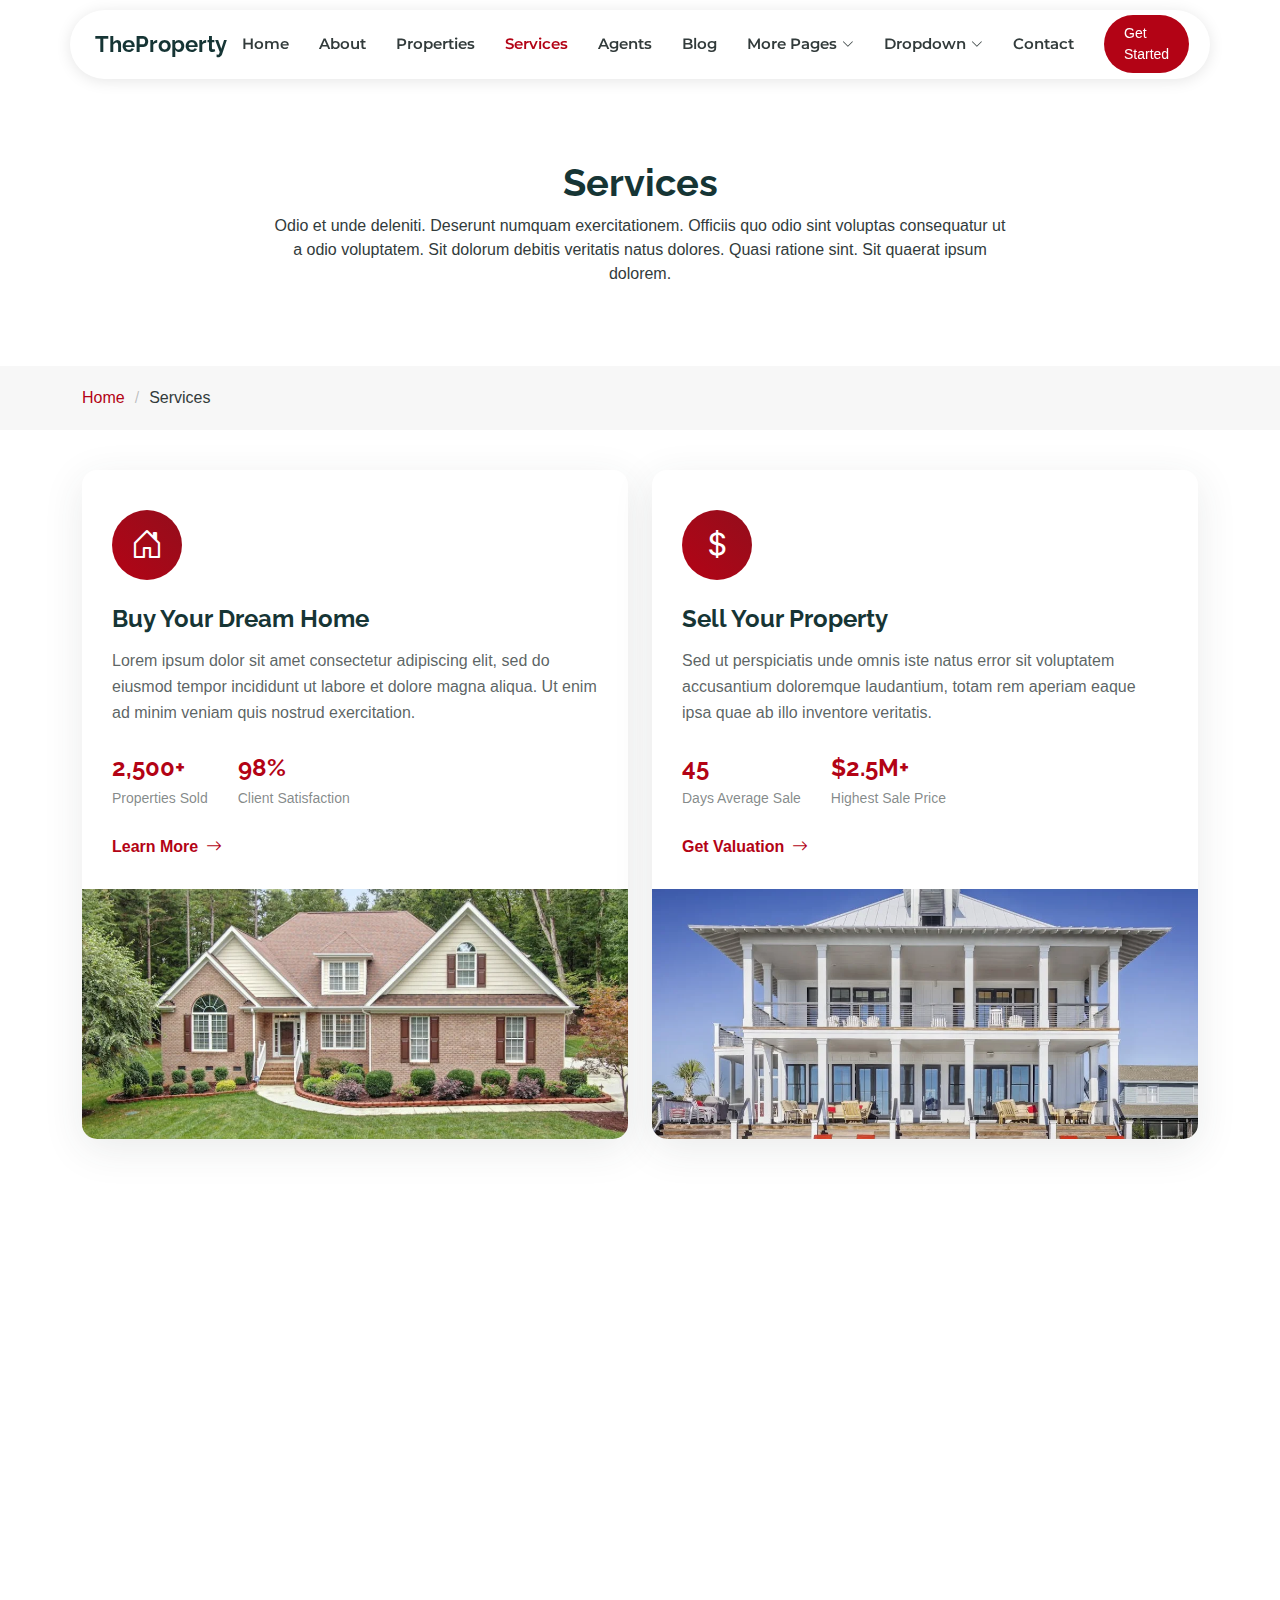
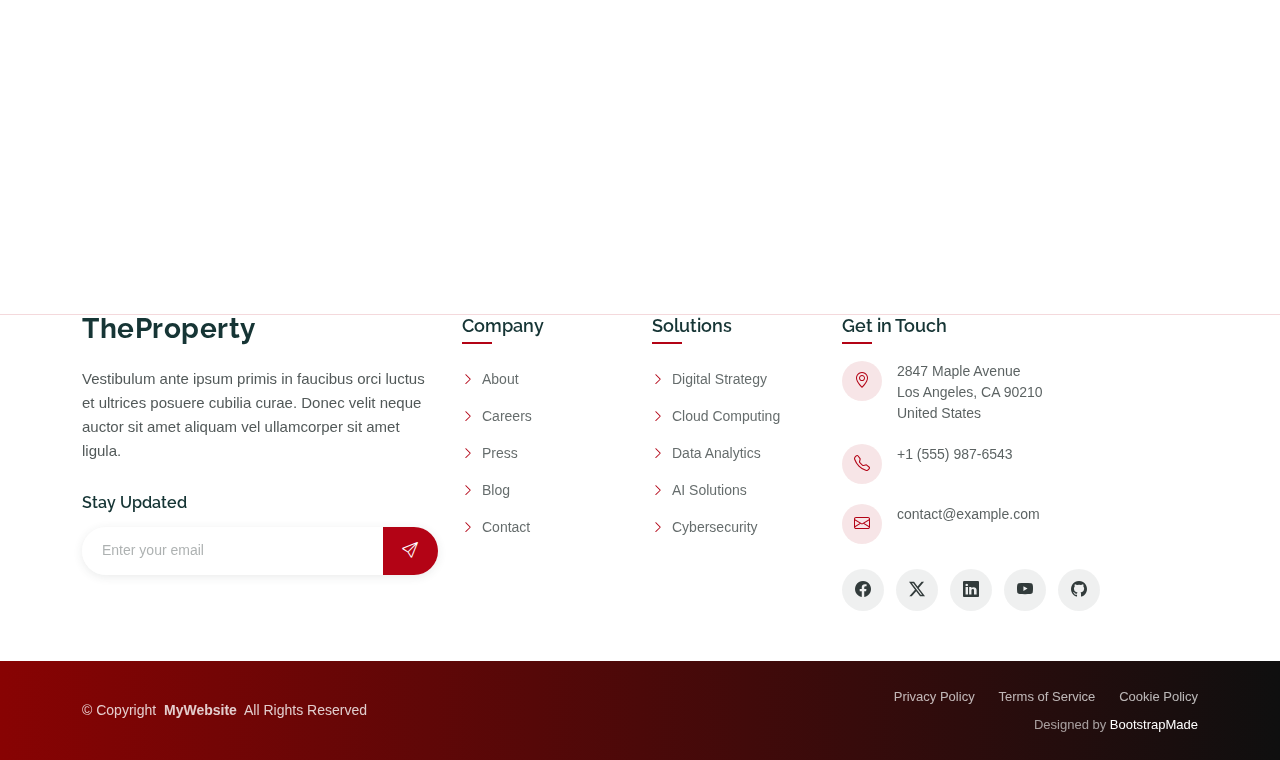
<file: services.html>
<!DOCTYPE html>
<html lang="en">

<head>
  <meta charset="utf-8">
  <meta content="width=device-width, initial-scale=1.0" name="viewport">
  <title>Services - TheProperty Bootstrap Template</title>
  <meta name="description" content="">
  <meta name="keywords" content="">

  <!-- Favicons -->
  <link href="assets/img/favicon.png" rel="icon">
  <link href="assets/img/apple-touch-icon.png" rel="apple-touch-icon">

  <!-- Fonts -->
  <link href="https://fonts.googleapis.com" rel="preconnect">
  <link href="https://fonts.gstatic.com" rel="preconnect" crossorigin>
  <link href="https://fonts.googleapis.com/css2?family=Roboto:ital,wght@0,100;0,300;0,400;0,500;0,700;0,900;1,100;1,300;1,400;1,500;1,700;1,900&family=Montserrat:ital,wght@0,100;0,200;0,300;0,400;0,500;0,600;0,700;0,800;0,900;1,100;1,200;1,300;1,400;1,500;1,600;1,700;1,800;1,900&family=Raleway:ital,wght@0,100;0,200;0,300;0,400;0,500;0,600;0,700;0,800;0,900;1,100;1,200;1,300;1,400;1,500;1,600;1,700;1,800;1,900&display=swap" rel="stylesheet">

  <!-- Vendor CSS Files -->
  <link href="assets/vendor/bootstrap/css/bootstrap.min.css" rel="stylesheet">
  <link href="assets/vendor/bootstrap-icons/bootstrap-icons.css" rel="stylesheet">
  <link href="assets/vendor/aos/aos.css" rel="stylesheet">
  <link href="assets/vendor/glightbox/css/glightbox.min.css" rel="stylesheet">
  <link href="assets/vendor/swiper/swiper-bundle.min.css" rel="stylesheet">
  <link href="assets/vendor/drift-zoom/drift-basic.css" rel="stylesheet">

  <!-- Main CSS File -->
  <link href="assets/css/main.css" rel="stylesheet">

  <!-- =======================================================
  * Template Name: TheProperty
  * Template URL: https://bootstrapmade.com/theproperty-bootstrap-real-estate-template/
  * Updated: Aug 05 2025 with Bootstrap v5.3.7
  * Author: BootstrapMade.com
  * License: https://bootstrapmade.com/license/
  ======================================================== -->
</head>

<body class="services-page">

  <header id="header" class="header d-flex align-items-center fixed-top">
    <div class="header-container container-fluid container-xl position-relative d-flex align-items-center justify-content-between">

      <a href="index.html" class="logo d-flex align-items-center me-auto me-xl-0">
        <!-- Uncomment the line below if you also wish to use an image logo -->
        <!-- <img src="assets/img/logo.webp" alt=""> -->
        <h1 class="sitename">TheProperty</h1>
      </a>

      <nav id="navmenu" class="navmenu">
        <ul>
          <li><a href="index.html">Home</a></li>
          <li><a href="about.html">About</a></li>
          <li><a href="properties.html">Properties</a></li>
          <li><a href="services.html" class="active">Services</a></li>
          <li><a href="agents.html">Agents</a></li>
          <li><a href="blog.html">Blog</a></li>
          <li class="dropdown"><a href="#"><span>More Pages</span> <i class="bi bi-chevron-down toggle-dropdown"></i></a>
            <ul>
              <li><a href="property-details.html">Property Details</a></li>
              <li><a href="service-details.html">Service Details</a></li>
              <li><a href="agent-profile.html">Agent Profile</a></li>
              <li><a href="blog-details.html">Blog Details</a></li>
              <li><a href="terms.html">Terms</a></li>
              <li><a href="privacy.html">Privacy</a></li>
              <li><a href="404.html">404</a></li>
            </ul>
          </li>

          <li class="dropdown"><a href="#"><span>Dropdown</span> <i class="bi bi-chevron-down toggle-dropdown"></i></a>
            <ul>
              <li><a href="#">Dropdown 1</a></li>
              <li class="dropdown"><a href="#"><span>Deep Dropdown</span> <i class="bi bi-chevron-down toggle-dropdown"></i></a>
                <ul>
                  <li><a href="#">Deep Dropdown 1</a></li>
                  <li><a href="#">Deep Dropdown 2</a></li>
                  <li><a href="#">Deep Dropdown 3</a></li>
                  <li><a href="#">Deep Dropdown 4</a></li>
                  <li><a href="#">Deep Dropdown 5</a></li>
                </ul>
              </li>
              <li><a href="#">Dropdown 2</a></li>
              <li><a href="#">Dropdown 3</a></li>
              <li><a href="#">Dropdown 4</a></li>
            </ul>
          </li>
          <li><a href="contact.html">Contact</a></li>
        </ul>
        <i class="mobile-nav-toggle d-xl-none bi bi-list"></i>
      </nav>

      <a class="btn-getstarted" href="properties.html">Get Started</a>

    </div>
  </header>

  <main class="main">

    <!-- Page Title -->
    <div class="page-title">
      <div class="heading">
        <div class="container">
          <div class="row d-flex justify-content-center text-center">
            <div class="col-lg-8">
              <h1 class="heading-title">Services</h1>
              <p class="mb-0">
                Odio et unde deleniti. Deserunt numquam exercitationem. Officiis quo
                odio sint voluptas consequatur ut a odio voluptatem. Sit dolorum
                debitis veritatis natus dolores. Quasi ratione sint. Sit quaerat
                ipsum dolorem.
              </p>
            </div>
          </div>
        </div>
      </div>
      <nav class="breadcrumbs">
        <div class="container">
          <ol>
            <li><a href="index.html">Home</a></li>
            <li class="current">Services</li>
          </ol>
        </div>
      </nav>
    </div><!-- End Page Title -->

    <!-- Services Section -->
    <section class="real-estate-services-3 services section" id="services">

      <div class="container" data-aos="fade-up" data-aos-delay="100">

        <div class="row gy-4">

          <div class="col-lg-6 col-md-12">
            <div class="service-block" data-aos="fade-right" data-aos-delay="200">
              <div class="service-content">
                <div class="icon">
                  <i class="bi bi-house-door"></i>
                </div>
                <h3>Buy Your Dream Home</h3>
                <p>Lorem ipsum dolor sit amet consectetur adipiscing elit, sed do eiusmod tempor incididunt ut labore et dolore magna aliqua. Ut enim ad minim veniam quis nostrud exercitation.</p>
                <div class="stats">
                  <div class="stat-item">
                    <span class="number">2,500+</span>
                    <span class="label">Properties Sold</span>
                  </div>
                  <div class="stat-item">
                    <span class="number">98%</span>
                    <span class="label">Client Satisfaction</span>
                  </div>
                </div>
                <a href="service-details.html" class="btn-service">Learn More <i class="bi bi-arrow-right"></i></a>
              </div>
              <div class="service-image">
                <img src="assets/img/real-estate/property-exterior-3.webp" alt="Buy Property" class="img-fluid">
              </div>
            </div>
          </div>

          <div class="col-lg-6 col-md-12">
            <div class="service-block" data-aos="fade-left" data-aos-delay="200">
              <div class="service-content">
                <div class="icon">
                  <i class="bi bi-currency-dollar"></i>
                </div>
                <h3>Sell Your Property</h3>
                <p>Sed ut perspiciatis unde omnis iste natus error sit voluptatem accusantium doloremque laudantium, totam rem aperiam eaque ipsa quae ab illo inventore veritatis.</p>
                <div class="stats">
                  <div class="stat-item">
                    <span class="number">45</span>
                    <span class="label">Days Average Sale</span>
                  </div>
                  <div class="stat-item">
                    <span class="number">$2.5M+</span>
                    <span class="label">Highest Sale Price</span>
                  </div>
                </div>
                <a href="service-details.html" class="btn-service">Get Valuation <i class="bi bi-arrow-right"></i></a>
              </div>
              <div class="service-image">
                <img src="assets/img/real-estate/property-exterior-7.webp" alt="Sell Property" class="img-fluid">
              </div>
            </div>
          </div>

        </div>

        <div class="row gy-4 mt-4">

          <div class="col-lg-4 col-md-6">
            <div class="service-card" data-aos="zoom-in" data-aos-delay="100">
              <div class="card-icon">
                <i class="bi bi-key"></i>
              </div>
              <h4>Rental Services</h4>
              <p>At vero eos et accusamus et iusto odio dignissimos ducimus qui blanditiis praesentium voluptatum.</p>
              <div class="feature-list">
                <div class="feature-item">
                  <i class="bi bi-check2"></i>
                  <span>Tenant Screening</span>
                </div>
                <div class="feature-item">
                  <i class="bi bi-check2"></i>
                  <span>Property Marketing</span>
                </div>
                <div class="feature-item">
                  <i class="bi bi-check2"></i>
                  <span>Lease Management</span>
                </div>
              </div>
              <a href="service-details.html" class="service-link">Explore Rentals <i class="bi bi-arrow-right"></i></a>
            </div>
          </div>

          <div class="col-lg-4 col-md-6">
            <div class="service-card" data-aos="zoom-in" data-aos-delay="200">
              <div class="card-icon">
                <i class="bi bi-graph-up"></i>
              </div>
              <h4>Investment Consulting</h4>
              <p>Excepteur sint occaecat cupidatat non proident, sunt in culpa qui officia deserunt mollit anim id.</p>
              <div class="feature-list">
                <div class="feature-item">
                  <i class="bi bi-check2"></i>
                  <span>Market Analysis</span>
                </div>
                <div class="feature-item">
                  <i class="bi bi-check2"></i>
                  <span>ROI Calculations</span>
                </div>
                <div class="feature-item">
                  <i class="bi bi-check2"></i>
                  <span>Portfolio Planning</span>
                </div>
              </div>
              <a href="service-details.html" class="service-link">Start Investing <i class="bi bi-arrow-right"></i></a>
            </div>
          </div>

          <div class="col-lg-4 col-md-6">
            <div class="service-card" data-aos="zoom-in" data-aos-delay="300">
              <div class="card-icon">
                <i class="bi bi-tools"></i>
              </div>
              <h4>Property Management</h4>
              <p>Duis aute irure dolor in reprehenderit in voluptate velit esse cillum dolore eu fugiat nulla pariatur.</p>
              <div class="feature-list">
                <div class="feature-item">
                  <i class="bi bi-check2"></i>
                  <span>Maintenance Coordination</span>
                </div>
                <div class="feature-item">
                  <i class="bi bi-check2"></i>
                  <span>Rent Collection</span>
                </div>
                <div class="feature-item">
                  <i class="bi bi-check2"></i>
                  <span>24/7 Support</span>
                </div>
              </div>
              <a href="service-details.html" class="service-link">Manage Property <i class="bi bi-arrow-right"></i></a>
            </div>
          </div>

        </div>

        <div class="cta-section" data-aos="fade-up" data-aos-delay="400">
          <div class="row align-items-center">
            <div class="col-lg-8">
              <h3>Ready to Take the Next Step?</h3>
              <p>Lorem ipsum dolor sit amet consectetur adipiscing elit sed do eiusmod tempor incididunt ut labore et dolore magna aliqua enim ad minim veniam.</p>
            </div>
            <div class="col-lg-4 text-lg-end">
              <a href="#contact" class="btn btn-cta">Get Free Consultation</a>
            </div>
          </div>
        </div>

      </div>

    </section><!-- /Services Section -->

  </main>

  <footer id="footer" class="footer position-relative">

    <div class="container">
      <div class="row gy-5">

        <div class="col-lg-4">
          <div class="footer-content">
            <a href="index.html" class="logo d-flex align-items-center mb-4">
              <span class="sitename">TheProperty</span>
            </a>
            <p class="mb-4">Vestibulum ante ipsum primis in faucibus orci luctus et ultrices posuere cubilia curae. Donec velit neque auctor sit amet aliquam vel ullamcorper sit amet ligula.</p>

            <div class="newsletter-form">
              <h5>Stay Updated</h5>
              <form action="forms/newsletter.php" method="post" class="php-email-form">
                <div class="input-group">
                  <input type="email" name="email" class="form-control" placeholder="Enter your email" required="">
                  <button type="submit" class="btn-subscribe">
                    <i class="bi bi-send"></i>
                  </button>
                </div>
                <div class="loading">Loading</div>
                <div class="error-message"></div>
                <div class="sent-message">Thank you for subscribing!</div>
              </form>
            </div>
          </div>
        </div>

        <div class="col-lg-2 col-6">
          <div class="footer-links">
            <h4>Company</h4>
            <ul>
              <li><a href="#"><i class="bi bi-chevron-right"></i> About</a></li>
              <li><a href="#"><i class="bi bi-chevron-right"></i> Careers</a></li>
              <li><a href="#"><i class="bi bi-chevron-right"></i> Press</a></li>
              <li><a href="#"><i class="bi bi-chevron-right"></i> Blog</a></li>
              <li><a href="#"><i class="bi bi-chevron-right"></i> Contact</a></li>
            </ul>
          </div>
        </div>

        <div class="col-lg-2 col-6">
          <div class="footer-links">
            <h4>Solutions</h4>
            <ul>
              <li><a href="#"><i class="bi bi-chevron-right"></i> Digital Strategy</a></li>
              <li><a href="#"><i class="bi bi-chevron-right"></i> Cloud Computing</a></li>
              <li><a href="#"><i class="bi bi-chevron-right"></i> Data Analytics</a></li>
              <li><a href="#"><i class="bi bi-chevron-right"></i> AI Solutions</a></li>
              <li><a href="#"><i class="bi bi-chevron-right"></i> Cybersecurity</a></li>
            </ul>
          </div>
        </div>

        <div class="col-lg-4">
          <div class="footer-contact">
            <h4>Get in Touch</h4>
            <div class="contact-item">
              <div class="contact-icon">
                <i class="bi bi-geo-alt"></i>
              </div>
              <div class="contact-info">
                <p>2847 Maple Avenue<br>Los Angeles, CA 90210<br>United States</p>
              </div>
            </div>

            <div class="contact-item">
              <div class="contact-icon">
                <i class="bi bi-telephone"></i>
              </div>
              <div class="contact-info">
                <p>+1 (555) 987-6543</p>
              </div>
            </div>

            <div class="contact-item">
              <div class="contact-icon">
                <i class="bi bi-envelope"></i>
              </div>
              <div class="contact-info">
                <p>contact@example.com</p>
              </div>
            </div>

            <div class="social-links">
              <a href="#"><i class="bi bi-facebook"></i></a>
              <a href="#"><i class="bi bi-twitter-x"></i></a>
              <a href="#"><i class="bi bi-linkedin"></i></a>
              <a href="#"><i class="bi bi-youtube"></i></a>
              <a href="#"><i class="bi bi-github"></i></a>
            </div>
          </div>
        </div>

      </div>
    </div>

    <div class="footer-bottom">
      <div class="container">
        <div class="row align-items-center">
          <div class="col-lg-6">
            <div class="copyright">
              <p>© <span>Copyright</span> <strong class="px-1 sitename">MyWebsite</strong> <span>All Rights Reserved</span></p>
            </div>
          </div>
          <div class="col-lg-6">
            <div class="footer-bottom-links">
              <a href="#">Privacy Policy</a>
              <a href="#">Terms of Service</a>
              <a href="#">Cookie Policy</a>
            </div>
            <div class="credits">
              <!-- All the links in the footer should remain intact. -->
              <!-- You can delete the links only if you've purchased the pro version. -->
              <!-- Licensing information: https://bootstrapmade.com/license/ -->
              <!-- Purchase the pro version with working PHP/AJAX contact form: [buy-url] -->
              Designed by <a href="https://bootstrapmade.com/">BootstrapMade</a>
            </div>
          </div>
        </div>
      </div>
    </div>

  </footer>

  <!-- Scroll Top -->
  <a href="#" id="scroll-top" class="scroll-top d-flex align-items-center justify-content-center"><i class="bi bi-arrow-up-short"></i></a>

  <!-- Preloader -->
  <div id="preloader"></div>

  <!-- Vendor JS Files -->
  <script src="assets/vendor/bootstrap/js/bootstrap.bundle.min.js"></script>
  <script src="assets/vendor/php-email-form/validate.js"></script>
  <script src="assets/vendor/aos/aos.js"></script>
  <script src="assets/vendor/purecounter/purecounter_vanilla.js"></script>
  <script src="assets/vendor/glightbox/js/glightbox.min.js"></script>
  <script src="assets/vendor/swiper/swiper-bundle.min.js"></script>
  <script src="assets/vendor/drift-zoom/Drift.min.js"></script>

  <!-- Main JS File -->
  <script src="assets/js/main.js"></script>

</body>

</html>
</file>
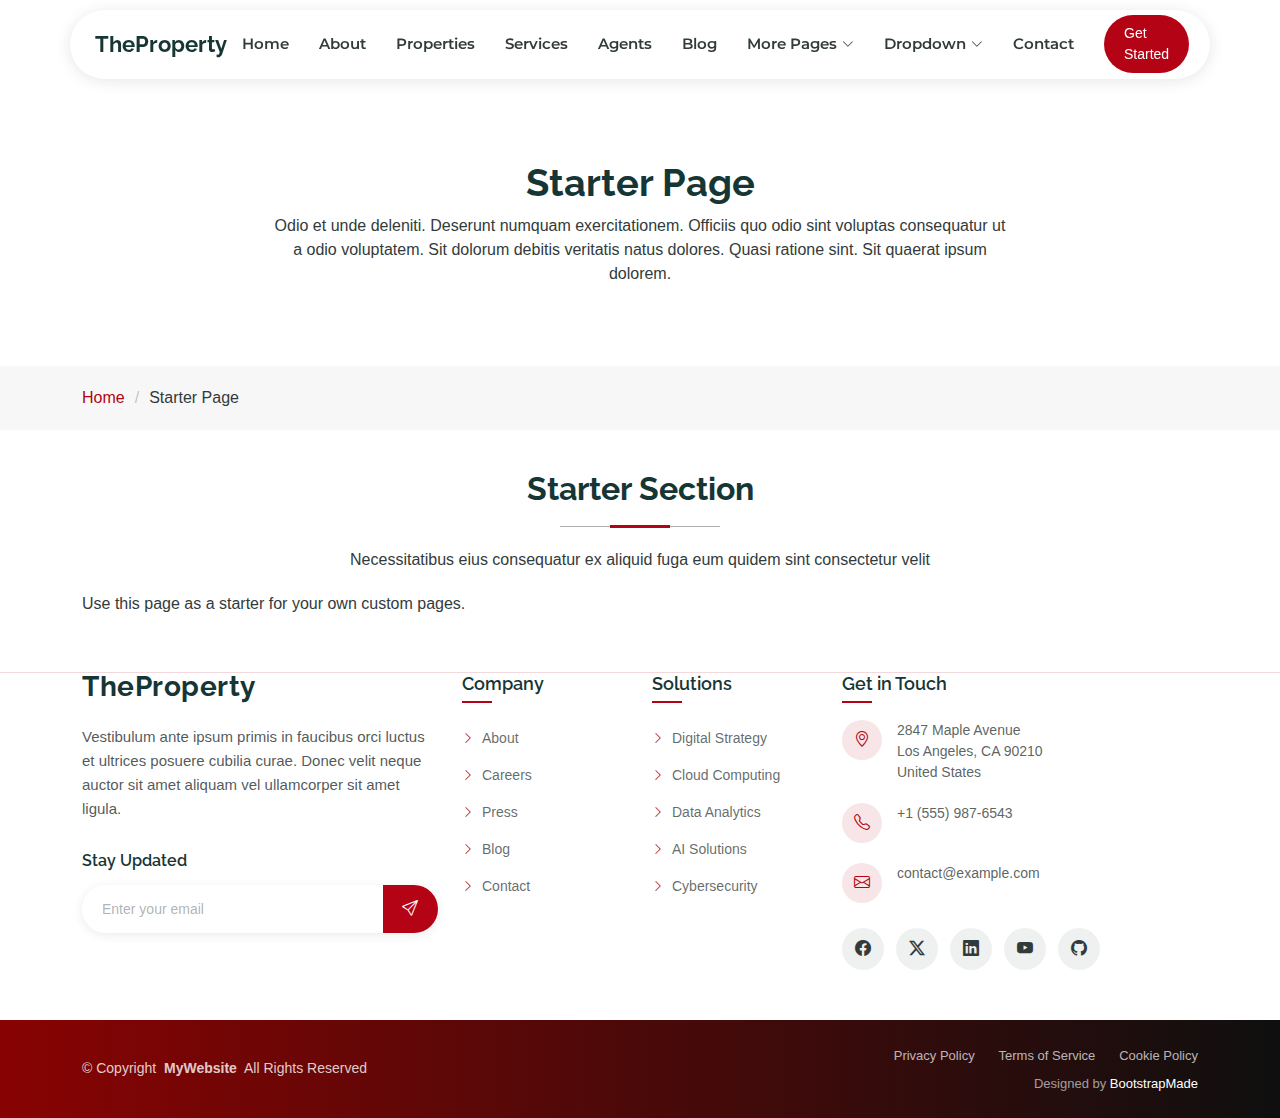
<file: starter-page.html>
<!DOCTYPE html>
<html lang="en">

<head>
  <meta charset="utf-8">
  <meta content="width=device-width, initial-scale=1.0" name="viewport">
  <title>Starter Page - TheProperty Bootstrap Template</title>
  <meta name="description" content="">
  <meta name="keywords" content="">

  <!-- Favicons -->
  <link href="assets/img/favicon.png" rel="icon">
  <link href="assets/img/apple-touch-icon.png" rel="apple-touch-icon">

  <!-- Fonts -->
  <link href="https://fonts.googleapis.com" rel="preconnect">
  <link href="https://fonts.gstatic.com" rel="preconnect" crossorigin>
  <link href="https://fonts.googleapis.com/css2?family=Roboto:ital,wght@0,100;0,300;0,400;0,500;0,700;0,900;1,100;1,300;1,400;1,500;1,700;1,900&family=Montserrat:ital,wght@0,100;0,200;0,300;0,400;0,500;0,600;0,700;0,800;0,900;1,100;1,200;1,300;1,400;1,500;1,600;1,700;1,800;1,900&family=Raleway:ital,wght@0,100;0,200;0,300;0,400;0,500;0,600;0,700;0,800;0,900;1,100;1,200;1,300;1,400;1,500;1,600;1,700;1,800;1,900&display=swap" rel="stylesheet">

  <!-- Vendor CSS Files -->
  <link href="assets/vendor/bootstrap/css/bootstrap.min.css" rel="stylesheet">
  <link href="assets/vendor/bootstrap-icons/bootstrap-icons.css" rel="stylesheet">
  <link href="assets/vendor/aos/aos.css" rel="stylesheet">
  <link href="assets/vendor/glightbox/css/glightbox.min.css" rel="stylesheet">
  <link href="assets/vendor/swiper/swiper-bundle.min.css" rel="stylesheet">
  <link href="assets/vendor/drift-zoom/drift-basic.css" rel="stylesheet">

  <!-- Main CSS File -->
  <link href="assets/css/main.css" rel="stylesheet">

  <!-- =======================================================
  * Template Name: TheProperty
  * Template URL: https://bootstrapmade.com/theproperty-bootstrap-real-estate-template/
  * Updated: Aug 05 2025 with Bootstrap v5.3.7
  * Author: BootstrapMade.com
  * License: https://bootstrapmade.com/license/
  ======================================================== -->
</head>

<body class="starter-page-page">

  <header id="header" class="header d-flex align-items-center fixed-top">
    <div class="header-container container-fluid container-xl position-relative d-flex align-items-center justify-content-between">

      <a href="index.html" class="logo d-flex align-items-center me-auto me-xl-0">
        <!-- Uncomment the line below if you also wish to use an image logo -->
        <!-- <img src="assets/img/logo.webp" alt=""> -->
        <h1 class="sitename">TheProperty</h1>
      </a>

      <nav id="navmenu" class="navmenu">
        <ul>
          <li><a href="index.html">Home</a></li>
          <li><a href="about.html">About</a></li>
          <li><a href="properties.html">Properties</a></li>
          <li><a href="services.html">Services</a></li>
          <li><a href="agents.html">Agents</a></li>
          <li><a href="blog.html">Blog</a></li>
          <li class="dropdown"><a href="#"><span>More Pages</span> <i class="bi bi-chevron-down toggle-dropdown"></i></a>
            <ul>
              <li><a href="property-details.html">Property Details</a></li>
              <li><a href="service-details.html">Service Details</a></li>
              <li><a href="agent-profile.html">Agent Profile</a></li>
              <li><a href="blog-details.html">Blog Details</a></li>
              <li><a href="terms.html">Terms</a></li>
              <li><a href="privacy.html">Privacy</a></li>
              <li><a href="404.html">404</a></li>
            </ul>
          </li>

          <li class="dropdown"><a href="#"><span>Dropdown</span> <i class="bi bi-chevron-down toggle-dropdown"></i></a>
            <ul>
              <li><a href="#">Dropdown 1</a></li>
              <li class="dropdown"><a href="#"><span>Deep Dropdown</span> <i class="bi bi-chevron-down toggle-dropdown"></i></a>
                <ul>
                  <li><a href="#">Deep Dropdown 1</a></li>
                  <li><a href="#">Deep Dropdown 2</a></li>
                  <li><a href="#">Deep Dropdown 3</a></li>
                  <li><a href="#">Deep Dropdown 4</a></li>
                  <li><a href="#">Deep Dropdown 5</a></li>
                </ul>
              </li>
              <li><a href="#">Dropdown 2</a></li>
              <li><a href="#">Dropdown 3</a></li>
              <li><a href="#">Dropdown 4</a></li>
            </ul>
          </li>
          <li><a href="contact.html">Contact</a></li>
        </ul>
        <i class="mobile-nav-toggle d-xl-none bi bi-list"></i>
      </nav>

      <a class="btn-getstarted" href="properties.html">Get Started</a>

    </div>
  </header>

  <main class="main">

    <!-- Page Title -->
    <div class="page-title">
      <div class="heading">
        <div class="container">
          <div class="row d-flex justify-content-center text-center">
            <div class="col-lg-8">
              <h1 class="heading-title">Starter Page</h1>
              <p class="mb-0">
                Odio et unde deleniti. Deserunt numquam exercitationem. Officiis quo
                odio sint voluptas consequatur ut a odio voluptatem. Sit dolorum
                debitis veritatis natus dolores. Quasi ratione sint. Sit quaerat
                ipsum dolorem.
              </p>
            </div>
          </div>
        </div>
      </div>
      <nav class="breadcrumbs">
        <div class="container">
          <ol>
            <li><a href="index.html">Home</a></li>
            <li class="current">Starter Page</li>
          </ol>
        </div>
      </nav>
    </div><!-- End Page Title -->

    <!-- Starter Section Section -->
    <section id="starter-section" class="starter-section section">

      <!-- Section Title -->
      <div class="container section-title" data-aos="fade-up">
        <h2>Starter Section</h2>
        <p>Necessitatibus eius consequatur ex aliquid fuga eum quidem sint consectetur velit</p>
      </div><!-- End Section Title -->

      <div class="container" data-aos="fade-up">
        <p>Use this page as a starter for your own custom pages.</p>
      </div>

    </section><!-- /Starter Section Section -->

  </main>

  <footer id="footer" class="footer position-relative">

    <div class="container">
      <div class="row gy-5">

        <div class="col-lg-4">
          <div class="footer-content">
            <a href="index.html" class="logo d-flex align-items-center mb-4">
              <span class="sitename">TheProperty</span>
            </a>
            <p class="mb-4">Vestibulum ante ipsum primis in faucibus orci luctus et ultrices posuere cubilia curae. Donec velit neque auctor sit amet aliquam vel ullamcorper sit amet ligula.</p>

            <div class="newsletter-form">
              <h5>Stay Updated</h5>
              <form action="forms/newsletter.php" method="post" class="php-email-form">
                <div class="input-group">
                  <input type="email" name="email" class="form-control" placeholder="Enter your email" required="">
                  <button type="submit" class="btn-subscribe">
                    <i class="bi bi-send"></i>
                  </button>
                </div>
                <div class="loading">Loading</div>
                <div class="error-message"></div>
                <div class="sent-message">Thank you for subscribing!</div>
              </form>
            </div>
          </div>
        </div>

        <div class="col-lg-2 col-6">
          <div class="footer-links">
            <h4>Company</h4>
            <ul>
              <li><a href="#"><i class="bi bi-chevron-right"></i> About</a></li>
              <li><a href="#"><i class="bi bi-chevron-right"></i> Careers</a></li>
              <li><a href="#"><i class="bi bi-chevron-right"></i> Press</a></li>
              <li><a href="#"><i class="bi bi-chevron-right"></i> Blog</a></li>
              <li><a href="#"><i class="bi bi-chevron-right"></i> Contact</a></li>
            </ul>
          </div>
        </div>

        <div class="col-lg-2 col-6">
          <div class="footer-links">
            <h4>Solutions</h4>
            <ul>
              <li><a href="#"><i class="bi bi-chevron-right"></i> Digital Strategy</a></li>
              <li><a href="#"><i class="bi bi-chevron-right"></i> Cloud Computing</a></li>
              <li><a href="#"><i class="bi bi-chevron-right"></i> Data Analytics</a></li>
              <li><a href="#"><i class="bi bi-chevron-right"></i> AI Solutions</a></li>
              <li><a href="#"><i class="bi bi-chevron-right"></i> Cybersecurity</a></li>
            </ul>
          </div>
        </div>

        <div class="col-lg-4">
          <div class="footer-contact">
            <h4>Get in Touch</h4>
            <div class="contact-item">
              <div class="contact-icon">
                <i class="bi bi-geo-alt"></i>
              </div>
              <div class="contact-info">
                <p>2847 Maple Avenue<br>Los Angeles, CA 90210<br>United States</p>
              </div>
            </div>

            <div class="contact-item">
              <div class="contact-icon">
                <i class="bi bi-telephone"></i>
              </div>
              <div class="contact-info">
                <p>+1 (555) 987-6543</p>
              </div>
            </div>

            <div class="contact-item">
              <div class="contact-icon">
                <i class="bi bi-envelope"></i>
              </div>
              <div class="contact-info">
                <p>contact@example.com</p>
              </div>
            </div>

            <div class="social-links">
              <a href="#"><i class="bi bi-facebook"></i></a>
              <a href="#"><i class="bi bi-twitter-x"></i></a>
              <a href="#"><i class="bi bi-linkedin"></i></a>
              <a href="#"><i class="bi bi-youtube"></i></a>
              <a href="#"><i class="bi bi-github"></i></a>
            </div>
          </div>
        </div>

      </div>
    </div>

    <div class="footer-bottom">
      <div class="container">
        <div class="row align-items-center">
          <div class="col-lg-6">
            <div class="copyright">
              <p>© <span>Copyright</span> <strong class="px-1 sitename">MyWebsite</strong> <span>All Rights Reserved</span></p>
            </div>
          </div>
          <div class="col-lg-6">
            <div class="footer-bottom-links">
              <a href="#">Privacy Policy</a>
              <a href="#">Terms of Service</a>
              <a href="#">Cookie Policy</a>
            </div>
            <div class="credits">
              <!-- All the links in the footer should remain intact. -->
              <!-- You can delete the links only if you've purchased the pro version. -->
              <!-- Licensing information: https://bootstrapmade.com/license/ -->
              <!-- Purchase the pro version with working PHP/AJAX contact form: [buy-url] -->
              Designed by <a href="https://bootstrapmade.com/">BootstrapMade</a>
            </div>
          </div>
        </div>
      </div>
    </div>

  </footer>

  <!-- Scroll Top -->
  <a href="#" id="scroll-top" class="scroll-top d-flex align-items-center justify-content-center"><i class="bi bi-arrow-up-short"></i></a>

  <!-- Preloader -->
  <div id="preloader"></div>

  <!-- Vendor JS Files -->
  <script src="assets/vendor/bootstrap/js/bootstrap.bundle.min.js"></script>
  <script src="assets/vendor/php-email-form/validate.js"></script>
  <script src="assets/vendor/aos/aos.js"></script>
  <script src="assets/vendor/purecounter/purecounter_vanilla.js"></script>
  <script src="assets/vendor/glightbox/js/glightbox.min.js"></script>
  <script src="assets/vendor/swiper/swiper-bundle.min.js"></script>
  <script src="assets/vendor/drift-zoom/Drift.min.js"></script>

  <!-- Main JS File -->
  <script src="assets/js/main.js"></script>

</body>

</html>
</file>
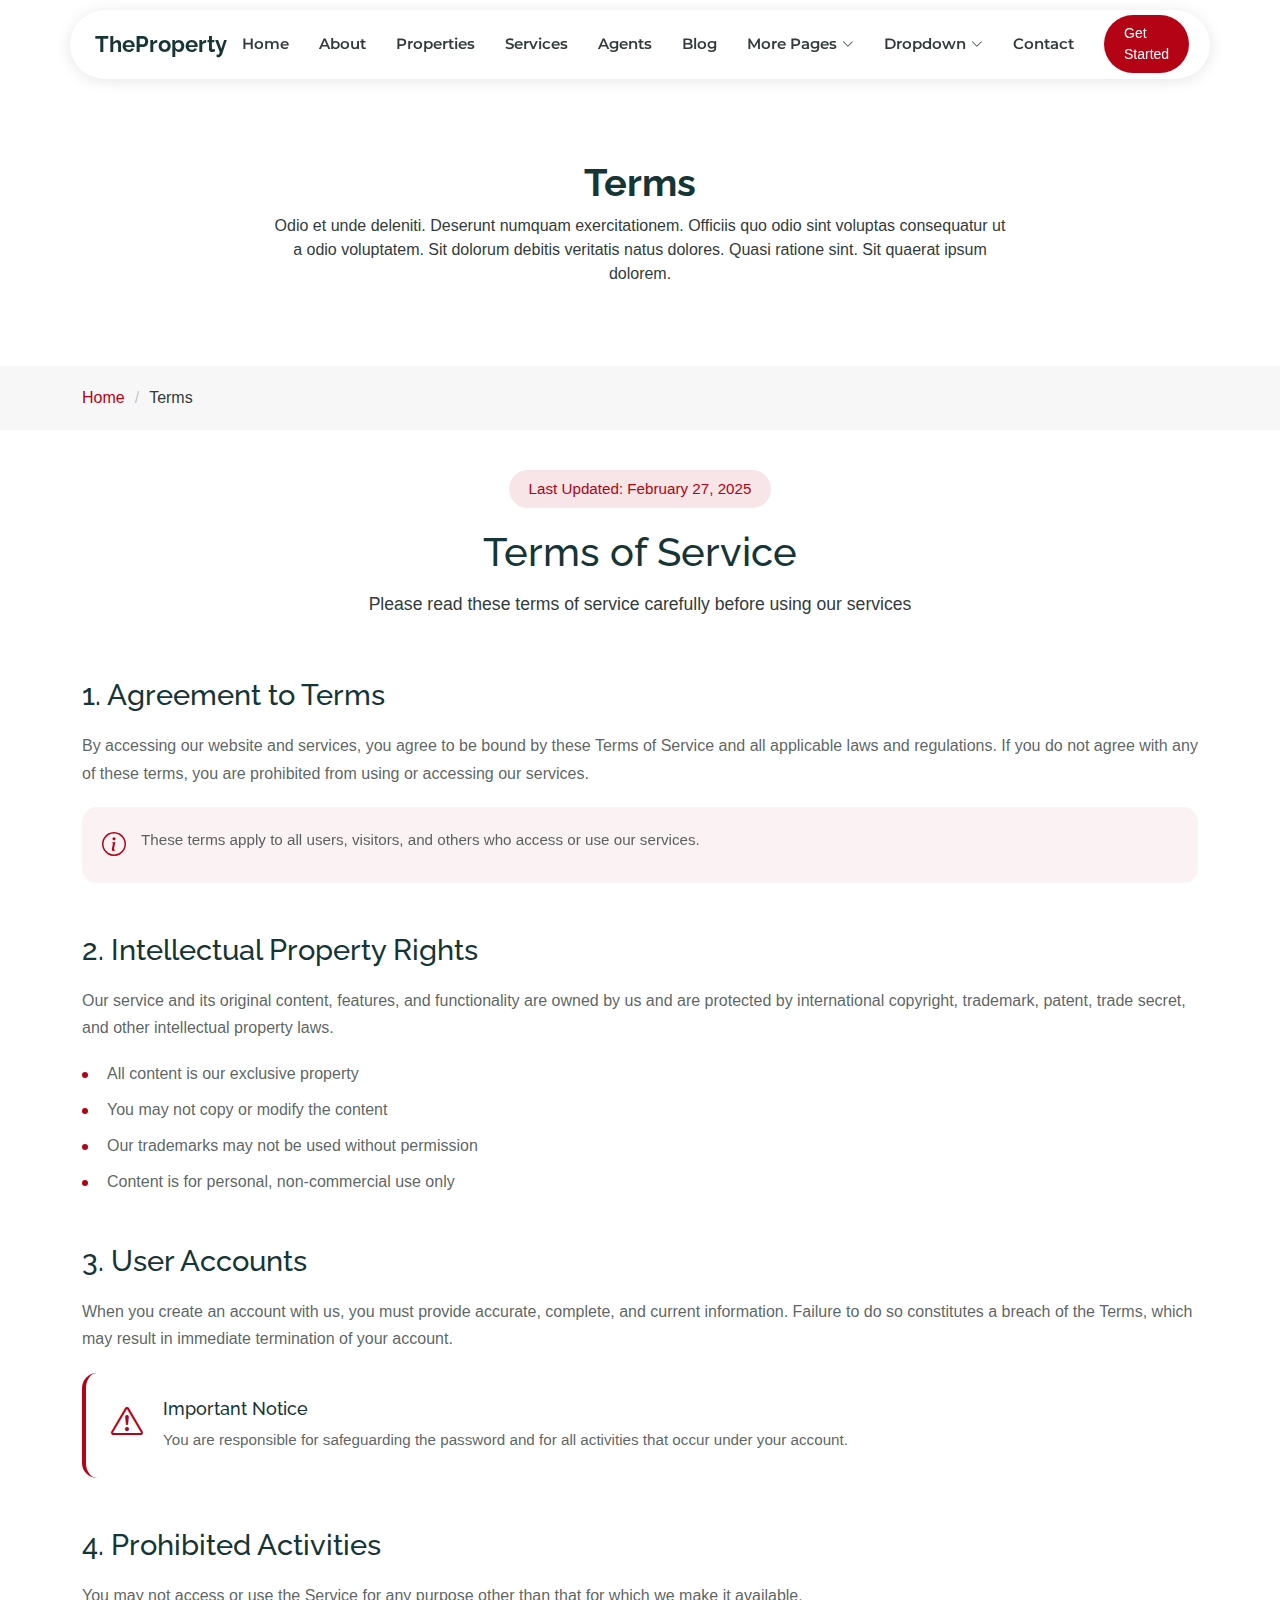
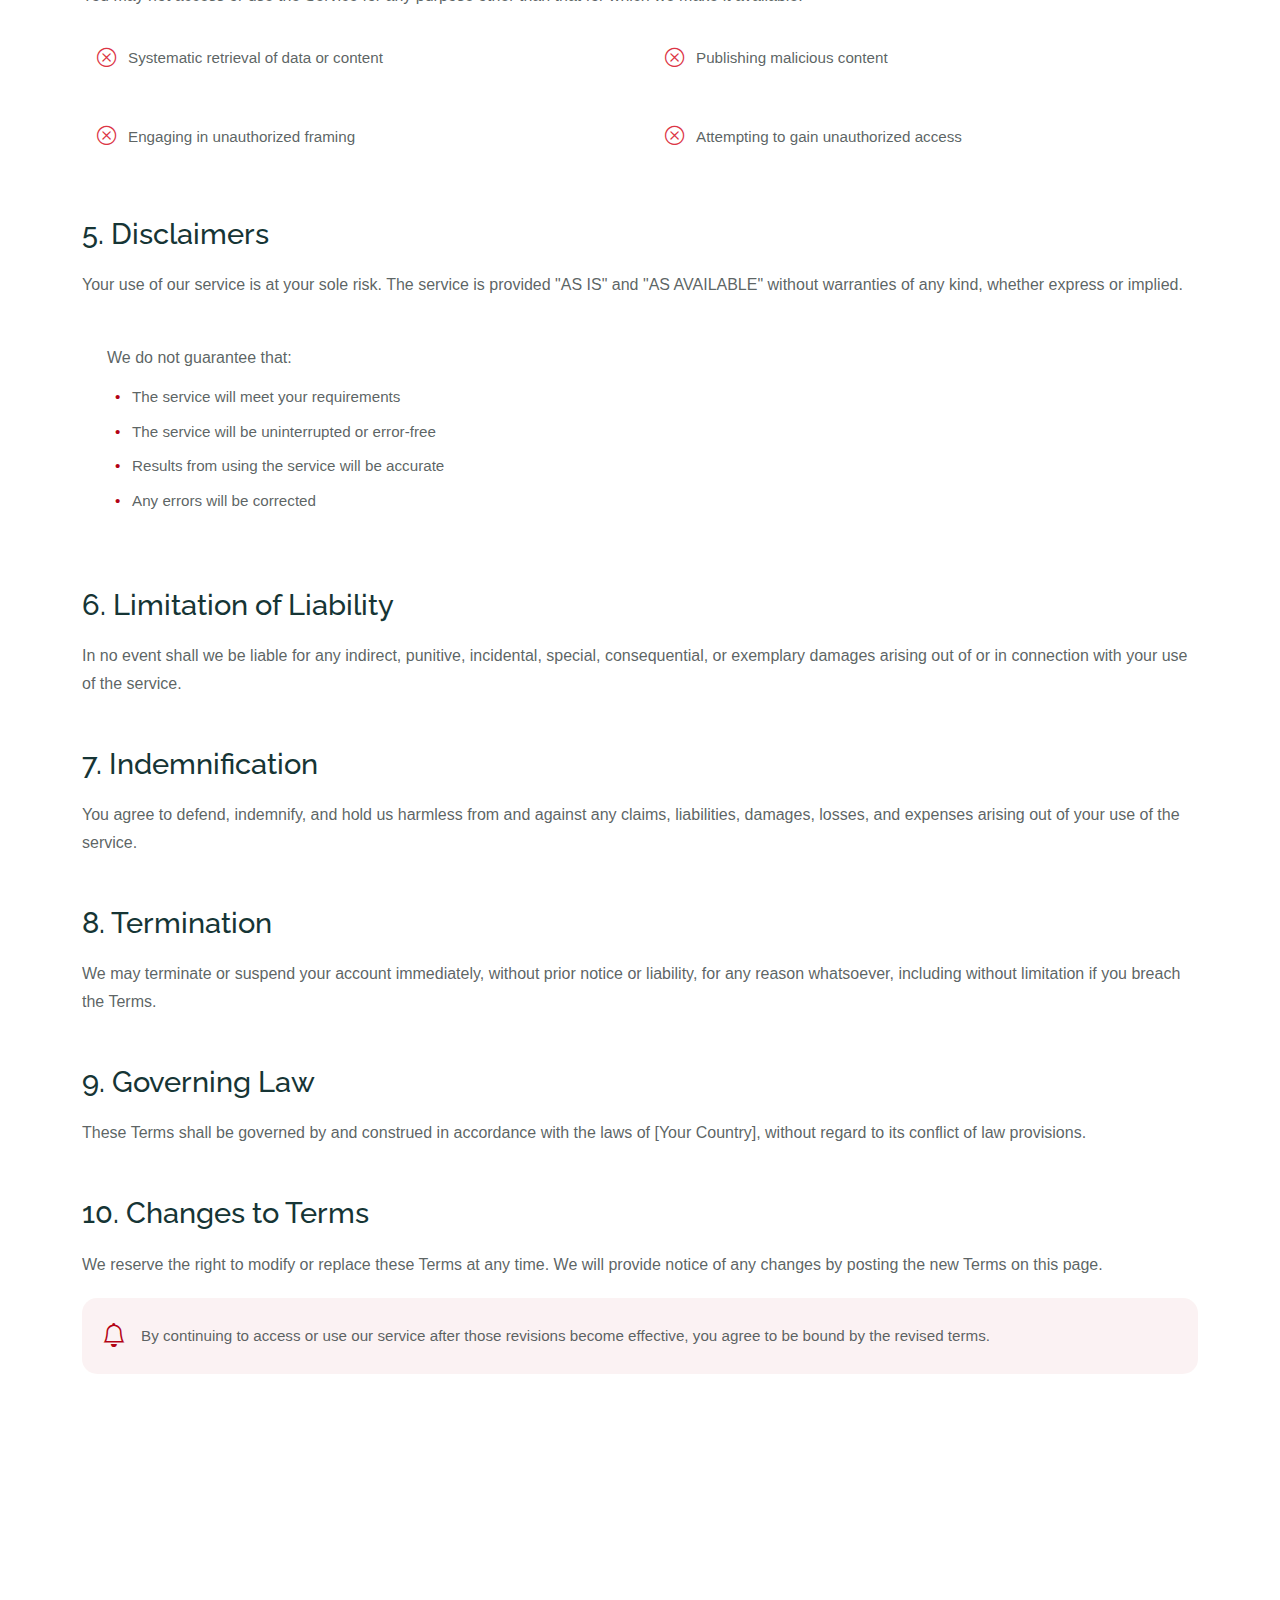
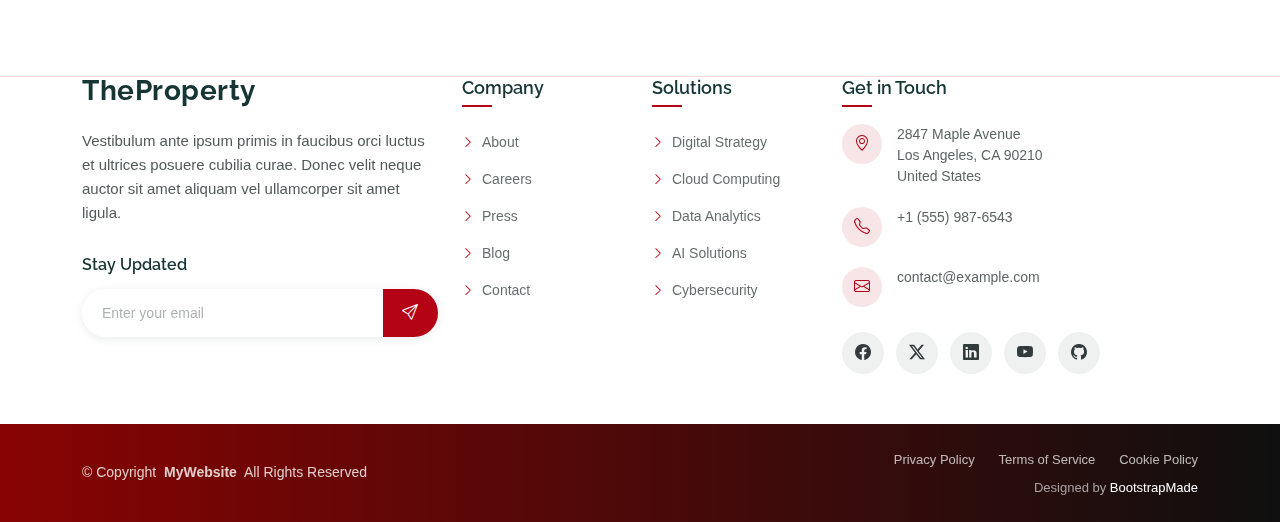
<file: terms.html>
<!DOCTYPE html>
<html lang="en">

<head>
  <meta charset="utf-8">
  <meta content="width=device-width, initial-scale=1.0" name="viewport">
  <title>Terms - TheProperty Bootstrap Template</title>
  <meta name="description" content="">
  <meta name="keywords" content="">

  <!-- Favicons -->
  <link href="assets/img/favicon.png" rel="icon">
  <link href="assets/img/apple-touch-icon.png" rel="apple-touch-icon">

  <!-- Fonts -->
  <link href="https://fonts.googleapis.com" rel="preconnect">
  <link href="https://fonts.gstatic.com" rel="preconnect" crossorigin>
  <link href="https://fonts.googleapis.com/css2?family=Roboto:ital,wght@0,100;0,300;0,400;0,500;0,700;0,900;1,100;1,300;1,400;1,500;1,700;1,900&family=Montserrat:ital,wght@0,100;0,200;0,300;0,400;0,500;0,600;0,700;0,800;0,900;1,100;1,200;1,300;1,400;1,500;1,600;1,700;1,800;1,900&family=Raleway:ital,wght@0,100;0,200;0,300;0,400;0,500;0,600;0,700;0,800;0,900;1,100;1,200;1,300;1,400;1,500;1,600;1,700;1,800;1,900&display=swap" rel="stylesheet">

  <!-- Vendor CSS Files -->
  <link href="assets/vendor/bootstrap/css/bootstrap.min.css" rel="stylesheet">
  <link href="assets/vendor/bootstrap-icons/bootstrap-icons.css" rel="stylesheet">
  <link href="assets/vendor/aos/aos.css" rel="stylesheet">
  <link href="assets/vendor/glightbox/css/glightbox.min.css" rel="stylesheet">
  <link href="assets/vendor/swiper/swiper-bundle.min.css" rel="stylesheet">
  <link href="assets/vendor/drift-zoom/drift-basic.css" rel="stylesheet">

  <!-- Main CSS File -->
  <link href="assets/css/main.css" rel="stylesheet">

  <!-- =======================================================
  * Template Name: TheProperty
  * Template URL: https://bootstrapmade.com/theproperty-bootstrap-real-estate-template/
  * Updated: Aug 05 2025 with Bootstrap v5.3.7
  * Author: BootstrapMade.com
  * License: https://bootstrapmade.com/license/
  ======================================================== -->
</head>

<body class="terms-page">

  <header id="header" class="header d-flex align-items-center fixed-top">
    <div class="header-container container-fluid container-xl position-relative d-flex align-items-center justify-content-between">

      <a href="index.html" class="logo d-flex align-items-center me-auto me-xl-0">
        <!-- Uncomment the line below if you also wish to use an image logo -->
        <!-- <img src="assets/img/logo.webp" alt=""> -->
        <h1 class="sitename">TheProperty</h1>
      </a>

      <nav id="navmenu" class="navmenu">
        <ul>
          <li><a href="index.html">Home</a></li>
          <li><a href="about.html">About</a></li>
          <li><a href="properties.html">Properties</a></li>
          <li><a href="services.html">Services</a></li>
          <li><a href="agents.html">Agents</a></li>
          <li><a href="blog.html">Blog</a></li>
          <li class="dropdown"><a href="#"><span>More Pages</span> <i class="bi bi-chevron-down toggle-dropdown"></i></a>
            <ul>
              <li><a href="property-details.html">Property Details</a></li>
              <li><a href="service-details.html">Service Details</a></li>
              <li><a href="agent-profile.html">Agent Profile</a></li>
              <li><a href="blog-details.html">Blog Details</a></li>
              <li><a href="terms.html" class="active">Terms</a></li>
              <li><a href="privacy.html">Privacy</a></li>
              <li><a href="404.html">404</a></li>
            </ul>
          </li>

          <li class="dropdown"><a href="#"><span>Dropdown</span> <i class="bi bi-chevron-down toggle-dropdown"></i></a>
            <ul>
              <li><a href="#">Dropdown 1</a></li>
              <li class="dropdown"><a href="#"><span>Deep Dropdown</span> <i class="bi bi-chevron-down toggle-dropdown"></i></a>
                <ul>
                  <li><a href="#">Deep Dropdown 1</a></li>
                  <li><a href="#">Deep Dropdown 2</a></li>
                  <li><a href="#">Deep Dropdown 3</a></li>
                  <li><a href="#">Deep Dropdown 4</a></li>
                  <li><a href="#">Deep Dropdown 5</a></li>
                </ul>
              </li>
              <li><a href="#">Dropdown 2</a></li>
              <li><a href="#">Dropdown 3</a></li>
              <li><a href="#">Dropdown 4</a></li>
            </ul>
          </li>
          <li><a href="contact.html">Contact</a></li>
        </ul>
        <i class="mobile-nav-toggle d-xl-none bi bi-list"></i>
      </nav>

      <a class="btn-getstarted" href="properties.html">Get Started</a>

    </div>
  </header>

  <main class="main">

    <!-- Page Title -->
    <div class="page-title">
      <div class="heading">
        <div class="container">
          <div class="row d-flex justify-content-center text-center">
            <div class="col-lg-8">
              <h1 class="heading-title">Terms</h1>
              <p class="mb-0">
                Odio et unde deleniti. Deserunt numquam exercitationem. Officiis quo
                odio sint voluptas consequatur ut a odio voluptatem. Sit dolorum
                debitis veritatis natus dolores. Quasi ratione sint. Sit quaerat
                ipsum dolorem.
              </p>
            </div>
          </div>
        </div>
      </div>
      <nav class="breadcrumbs">
        <div class="container">
          <ol>
            <li><a href="index.html">Home</a></li>
            <li class="current">Terms</li>
          </ol>
        </div>
      </nav>
    </div><!-- End Page Title -->

    <!-- Terms Of Service Section -->
    <section id="terms-of-service" class="terms-of-service section">

      <div class="container" data-aos="fade-up">
        <!-- Page Header -->
        <div class="tos-header text-center" data-aos="fade-up">
          <span class="last-updated">Last Updated: February 27, 2025</span>
          <h2>Terms of Service</h2>
          <p>Please read these terms of service carefully before using our services</p>
        </div>

        <!-- Content -->
        <div class="tos-content" data-aos="fade-up" data-aos-delay="200">
          <!-- Agreement Section -->
          <div id="agreement" class="content-section">
            <h3>1. Agreement to Terms</h3>
            <p>By accessing our website and services, you agree to be bound by these Terms of Service and all applicable laws and regulations. If you do not agree with any of these terms, you are prohibited from using or accessing our services.</p>
            <div class="info-box">
              <i class="bi bi-info-circle"></i>
              <p>These terms apply to all users, visitors, and others who access or use our services.</p>
            </div>
          </div>

          <!-- Intellectual Property -->
          <div id="intellectual-property" class="content-section">
            <h3>2. Intellectual Property Rights</h3>
            <p>Our service and its original content, features, and functionality are owned by us and are protected by international copyright, trademark, patent, trade secret, and other intellectual property laws.</p>
            <ul class="list-items">
              <li>All content is our exclusive property</li>
              <li>You may not copy or modify the content</li>
              <li>Our trademarks may not be used without permission</li>
              <li>Content is for personal, non-commercial use only</li>
            </ul>
          </div>

          <!-- User Accounts -->
          <div id="user-accounts" class="content-section">
            <h3>3. User Accounts</h3>
            <p>When you create an account with us, you must provide accurate, complete, and current information. Failure to do so constitutes a breach of the Terms, which may result in immediate termination of your account.</p>
            <div class="alert-box">
              <i class="bi bi-exclamation-triangle"></i>
              <div class="alert-content">
                <h5>Important Notice</h5>
                <p>You are responsible for safeguarding the password and for all activities that occur under your account.</p>
              </div>
            </div>
          </div>

          <!-- Prohibited Activities -->
          <div id="prohibited" class="content-section">
            <h3>4. Prohibited Activities</h3>
            <p>You may not access or use the Service for any purpose other than that for which we make it available.</p>
            <div class="prohibited-list">
              <div class="prohibited-item">
                <i class="bi bi-x-circle"></i>
                <span>Systematic retrieval of data or content</span>
              </div>
              <div class="prohibited-item">
                <i class="bi bi-x-circle"></i>
                <span>Publishing malicious content</span>
              </div>
              <div class="prohibited-item">
                <i class="bi bi-x-circle"></i>
                <span>Engaging in unauthorized framing</span>
              </div>
              <div class="prohibited-item">
                <i class="bi bi-x-circle"></i>
                <span>Attempting to gain unauthorized access</span>
              </div>
            </div>
          </div>

          <!-- Disclaimers -->
          <div id="disclaimer" class="content-section">
            <h3>5. Disclaimers</h3>
            <p>Your use of our service is at your sole risk. The service is provided "AS IS" and "AS AVAILABLE" without warranties of any kind, whether express or implied.</p>
            <div class="disclaimer-box">
              <p>We do not guarantee that:</p>
              <ul>
                <li>The service will meet your requirements</li>
                <li>The service will be uninterrupted or error-free</li>
                <li>Results from using the service will be accurate</li>
                <li>Any errors will be corrected</li>
              </ul>
            </div>
          </div>

          <!-- Limitation of Liability -->
          <div id="limitation" class="content-section">
            <h3>6. Limitation of Liability</h3>
            <p>In no event shall we be liable for any indirect, punitive, incidental, special, consequential, or exemplary damages arising out of or in connection with your use of the service.</p>
          </div>

          <!-- Indemnification -->
          <div id="indemnification" class="content-section">
            <h3>7. Indemnification</h3>
            <p>You agree to defend, indemnify, and hold us harmless from and against any claims, liabilities, damages, losses, and expenses arising out of your use of the service.</p>
          </div>

          <!-- Termination -->
          <div id="termination" class="content-section">
            <h3>8. Termination</h3>
            <p>We may terminate or suspend your account immediately, without prior notice or liability, for any reason whatsoever, including without limitation if you breach the Terms.</p>
          </div>

          <!-- Governing Law -->
          <div id="governing-law" class="content-section">
            <h3>9. Governing Law</h3>
            <p>These Terms shall be governed by and construed in accordance with the laws of [Your Country], without regard to its conflict of law provisions.</p>
          </div>

          <!-- Changes -->
          <div id="changes" class="content-section">
            <h3>10. Changes to Terms</h3>
            <p>We reserve the right to modify or replace these Terms at any time. We will provide notice of any changes by posting the new Terms on this page.</p>
            <div class="notice-box">
              <i class="bi bi-bell"></i>
              <p>By continuing to access or use our service after those revisions become effective, you agree to be bound by the revised terms.</p>
            </div>
          </div>
        </div>

        <!-- Contact Section -->
        <div class="tos-contact" data-aos="fade-up" data-aos-delay="300">
          <div class="contact-box">
            <div class="contact-icon">
              <i class="bi bi-envelope"></i>
            </div>
            <div class="contact-content">
              <h4>Questions About Terms?</h4>
              <p>If you have any questions about these Terms, please contact us.</p>
              <a href="#" class="contact-link">Contact Support</a>
            </div>
          </div>
        </div>
      </div>

    </section><!-- /Terms Of Service Section -->

  </main>

  <footer id="footer" class="footer position-relative">

    <div class="container">
      <div class="row gy-5">

        <div class="col-lg-4">
          <div class="footer-content">
            <a href="index.html" class="logo d-flex align-items-center mb-4">
              <span class="sitename">TheProperty</span>
            </a>
            <p class="mb-4">Vestibulum ante ipsum primis in faucibus orci luctus et ultrices posuere cubilia curae. Donec velit neque auctor sit amet aliquam vel ullamcorper sit amet ligula.</p>

            <div class="newsletter-form">
              <h5>Stay Updated</h5>
              <form action="forms/newsletter.php" method="post" class="php-email-form">
                <div class="input-group">
                  <input type="email" name="email" class="form-control" placeholder="Enter your email" required="">
                  <button type="submit" class="btn-subscribe">
                    <i class="bi bi-send"></i>
                  </button>
                </div>
                <div class="loading">Loading</div>
                <div class="error-message"></div>
                <div class="sent-message">Thank you for subscribing!</div>
              </form>
            </div>
          </div>
        </div>

        <div class="col-lg-2 col-6">
          <div class="footer-links">
            <h4>Company</h4>
            <ul>
              <li><a href="#"><i class="bi bi-chevron-right"></i> About</a></li>
              <li><a href="#"><i class="bi bi-chevron-right"></i> Careers</a></li>
              <li><a href="#"><i class="bi bi-chevron-right"></i> Press</a></li>
              <li><a href="#"><i class="bi bi-chevron-right"></i> Blog</a></li>
              <li><a href="#"><i class="bi bi-chevron-right"></i> Contact</a></li>
            </ul>
          </div>
        </div>

        <div class="col-lg-2 col-6">
          <div class="footer-links">
            <h4>Solutions</h4>
            <ul>
              <li><a href="#"><i class="bi bi-chevron-right"></i> Digital Strategy</a></li>
              <li><a href="#"><i class="bi bi-chevron-right"></i> Cloud Computing</a></li>
              <li><a href="#"><i class="bi bi-chevron-right"></i> Data Analytics</a></li>
              <li><a href="#"><i class="bi bi-chevron-right"></i> AI Solutions</a></li>
              <li><a href="#"><i class="bi bi-chevron-right"></i> Cybersecurity</a></li>
            </ul>
          </div>
        </div>

        <div class="col-lg-4">
          <div class="footer-contact">
            <h4>Get in Touch</h4>
            <div class="contact-item">
              <div class="contact-icon">
                <i class="bi bi-geo-alt"></i>
              </div>
              <div class="contact-info">
                <p>2847 Maple Avenue<br>Los Angeles, CA 90210<br>United States</p>
              </div>
            </div>

            <div class="contact-item">
              <div class="contact-icon">
                <i class="bi bi-telephone"></i>
              </div>
              <div class="contact-info">
                <p>+1 (555) 987-6543</p>
              </div>
            </div>

            <div class="contact-item">
              <div class="contact-icon">
                <i class="bi bi-envelope"></i>
              </div>
              <div class="contact-info">
                <p>contact@example.com</p>
              </div>
            </div>

            <div class="social-links">
              <a href="#"><i class="bi bi-facebook"></i></a>
              <a href="#"><i class="bi bi-twitter-x"></i></a>
              <a href="#"><i class="bi bi-linkedin"></i></a>
              <a href="#"><i class="bi bi-youtube"></i></a>
              <a href="#"><i class="bi bi-github"></i></a>
            </div>
          </div>
        </div>

      </div>
    </div>

    <div class="footer-bottom">
      <div class="container">
        <div class="row align-items-center">
          <div class="col-lg-6">
            <div class="copyright">
              <p>© <span>Copyright</span> <strong class="px-1 sitename">MyWebsite</strong> <span>All Rights Reserved</span></p>
            </div>
          </div>
          <div class="col-lg-6">
            <div class="footer-bottom-links">
              <a href="#">Privacy Policy</a>
              <a href="#">Terms of Service</a>
              <a href="#">Cookie Policy</a>
            </div>
            <div class="credits">
              <!-- All the links in the footer should remain intact. -->
              <!-- You can delete the links only if you've purchased the pro version. -->
              <!-- Licensing information: https://bootstrapmade.com/license/ -->
              <!-- Purchase the pro version with working PHP/AJAX contact form: [buy-url] -->
              Designed by <a href="https://bootstrapmade.com/">BootstrapMade</a>
            </div>
          </div>
        </div>
      </div>
    </div>

  </footer>

  <!-- Scroll Top -->
  <a href="#" id="scroll-top" class="scroll-top d-flex align-items-center justify-content-center"><i class="bi bi-arrow-up-short"></i></a>

  <!-- Preloader -->
  <div id="preloader"></div>

  <!-- Vendor JS Files -->
  <script src="assets/vendor/bootstrap/js/bootstrap.bundle.min.js"></script>
  <script src="assets/vendor/php-email-form/validate.js"></script>
  <script src="assets/vendor/aos/aos.js"></script>
  <script src="assets/vendor/purecounter/purecounter_vanilla.js"></script>
  <script src="assets/vendor/glightbox/js/glightbox.min.js"></script>
  <script src="assets/vendor/swiper/swiper-bundle.min.js"></script>
  <script src="assets/vendor/drift-zoom/Drift.min.js"></script>

  <!-- Main JS File -->
  <script src="assets/js/main.js"></script>

</body>

</html>
</file>
<file: assets/vendor/drift-zoom/drift-basic.css>
@keyframes drift-fadeZoomIn {
  0% {
    transform: scale(1.5);
    opacity: 0;
  }
  100% {
    transform: scale(1);
    opacity: 1;
  }
}

@keyframes drift-fadeZoomOut {
  0% {
    transform: scale(1);
    opacity: 1;
  }
  15% {
    transform: scale(1.1);
    opacity: 1;
  }
  100% {
    transform: scale(0.5);
    opacity: 0;
  }
}

@keyframes drift-loader-rotate {
  0% {
    transform: translate(-50%, -50%) rotate(0);
  }
  50% {
    transform: translate(-50%, -50%) rotate(-180deg);
  }
  100% {
    transform: translate(-50%, -50%) rotate(-360deg);
  }
}

@keyframes drift-loader-before {
  0% {
    transform: scale(1);
  }
  10% {
    transform: scale(1.2) translateX(6px);
  }
  25% {
    transform: scale(1.3) translateX(8px);
  }
  40% {
    transform: scale(1.2) translateX(6px);
  }
  50% {
    transform: scale(1);
  }
  60% {
    transform: scale(0.8) translateX(6px);
  }
  75% {
    transform: scale(0.7) translateX(8px);
  }
  90% {
    transform: scale(0.8) translateX(6px);
  }
  100% {
    transform: scale(1);
  }
}

@keyframes drift-loader-after {
  0% {
    transform: scale(1);
  }
  10% {
    transform: scale(1.2) translateX(-6px);
  }
  25% {
    transform: scale(1.3) translateX(-8px);
  }
  40% {
    transform: scale(1.2) translateX(-6px);
  }
  50% {
    transform: scale(1);
  }
  60% {
    transform: scale(0.8) translateX(-6px);
  }
  75% {
    transform: scale(0.7) translateX(-8px);
  }
  90% {
    transform: scale(0.8) translateX(-6px);
  }
  100% {
    transform: scale(1);
  }
}

@-webkit-keyframes drift-fadeZoomIn {
  0% {
    -webkit-transform: scale(1.5);
    opacity: 0;
  }
  100% {
    -webkit-transform: scale(1);
    opacity: 1;
  }
}

@-webkit-keyframes drift-fadeZoomOut {
  0% {
    -webkit-transform: scale(1);
    opacity: 1;
  }
  15% {
    -webkit-transform: scale(1.1);
    opacity: 1;
  }
  100% {
    -webkit-transform: scale(0.5);
    opacity: 0;
  }
}

@-webkit-keyframes drift-loader-rotate {
  0% {
    -webkit-transform: translate(-50%, -50%) rotate(0);
  }
  50% {
    -webkit-transform: translate(-50%, -50%) rotate(-180deg);
  }
  100% {
    -webkit-transform: translate(-50%, -50%) rotate(-360deg);
  }
}

@-webkit-keyframes drift-loader-before {
  0% {
    -webkit-transform: scale(1);
  }
  10% {
    -webkit-transform: scale(1.2) translateX(6px);
  }
  25% {
    -webkit-transform: scale(1.3) translateX(8px);
  }
  40% {
    -webkit-transform: scale(1.2) translateX(6px);
  }
  50% {
    -webkit-transform: scale(1);
  }
  60% {
    -webkit-transform: scale(0.8) translateX(6px);
  }
  75% {
    -webkit-transform: scale(0.7) translateX(8px);
  }
  90% {
    -webkit-transform: scale(0.8) translateX(6px);
  }
  100% {
    -webkit-transform: scale(1);
  }
}

@-webkit-keyframes drift-loader-after {
  0% {
    -webkit-transform: scale(1);
  }
  10% {
    -webkit-transform: scale(1.2) translateX(-6px);
  }
  25% {
    -webkit-transform: scale(1.3) translateX(-8px);
  }
  40% {
    -webkit-transform: scale(1.2) translateX(-6px);
  }
  50% {
    -webkit-transform: scale(1);
  }
  60% {
    -webkit-transform: scale(0.8) translateX(-6px);
  }
  75% {
    -webkit-transform: scale(0.7) translateX(-8px);
  }
  90% {
    -webkit-transform: scale(0.8) translateX(-6px);
  }
  100% {
    -webkit-transform: scale(1);
  }
}

.drift-zoom-pane {
  background: rgba(0, 0, 0, 0.5);
  /* This is required because of a bug that causes border-radius to not
  work with child elements in certain cases. */
  transform: translate3d(0, 0, 0);
  -webkit-transform: translate3d(0, 0, 0);
}

.drift-zoom-pane.drift-opening {
  animation: drift-fadeZoomIn 180ms ease-out;
  -webkit-animation: drift-fadeZoomIn 180ms ease-out;
}

.drift-zoom-pane.drift-closing {
  animation: drift-fadeZoomOut 210ms ease-in;
  -webkit-animation: drift-fadeZoomOut 210ms ease-in;
}

.drift-zoom-pane.drift-inline {
  position: absolute;
  width: 150px;
  height: 150px;
  border-radius: 75px;
  box-shadow: 0 6px 18px rgba(0, 0, 0, 0.3);
}

.drift-loading .drift-zoom-pane-loader {
  display: block;
  position: absolute;
  top: 50%;
  left: 50%;
  transform: translate(-50%, -50%);
  -webkit-transform: translate(-50%, -50%);
  width: 66px;
  height: 20px;
  animation: drift-loader-rotate 1800ms infinite linear;
  -webkit-animation: drift-loader-rotate 1800ms infinite linear;
}

.drift-zoom-pane-loader:before,
.drift-zoom-pane-loader:after {
  content: "";
  display: block;
  width: 20px;
  height: 20px;
  position: absolute;
  top: 50%;
  margin-top: -10px;
  border-radius: 20px;
  background: rgba(255, 255, 255, 0.9);
}

.drift-zoom-pane-loader:before {
  left: 0;
  animation: drift-loader-before 1800ms infinite linear;
  -webkit-animation: drift-loader-before 1800ms infinite linear;
}

.drift-zoom-pane-loader:after {
  right: 0;
  animation: drift-loader-after 1800ms infinite linear;
  -webkit-animation: drift-loader-after 1800ms infinite linear;
  animation-delay: -900ms;
  -webkit-animation-delay: -900ms;
}

.drift-bounding-box {
  background-color: rgba(0, 0, 0, 0.4);
}
</file>
<file: assets/css/main.css>
@charset "UTF-8";


/* Fonts */
:root {
  --default-font: "Roboto",  system-ui, -apple-system, "Segoe UI", Roboto, "Helvetica Neue", Arial, "Noto Sans", "Liberation Sans", sans-serif, "Apple Color Emoji", "Segoe UI Emoji", "Segoe UI Symbol", "Noto Color Emoji";
  --heading-font: "Raleway",  sans-serif;
  --nav-font: "Montserrat",  sans-serif;
}

/* Global Colors - The following color variables are used throughout the website. Updating them here will change the color scheme of the entire website */
:root { 
  --background-color: #ffffff; /* Background color for the entire website, including individual sections */
  --default-color: #323b3b; /* Default color used for the majority of the text content across the entire website */
  --heading-color: #163535; /* Color for headings, subheadings and title throughout the website */
  --accent-color: #b30315; /* Accent color that represents your brand on the website. It's used for buttons, links, and other elements that need to stand out */
  --surface-color: #ffffff; /* The surface color is used as a background of boxed elements within sections, such as cards, icon boxes, or other elements that require a visual separation from the global background. */
  --contrast-color: #ffffff; /* Contrast color for text, ensuring readability against backgrounds of accent, heading, or default colors. */
}

/* Nav Menu Colors - The following color variables are used specifically for the navigation menu. They are separate from the global colors to allow for more customization options */
:root {
  --nav-color: #323b3b;  /* The default color of the main navmenu links */
  --nav-hover-color: #b30315; /* Applied to main navmenu links when they are hovered over or active */
  --nav-mobile-background-color: #ffffff; /* Used as the background color for mobile navigation menu */
  --nav-dropdown-background-color: #ffffff; /* Used as the background color for dropdown items that appear when hovering over primary navigation items */
  --nav-dropdown-color: #323b3b; /* Used for navigation links of the dropdown items in the navigation menu. */
  --nav-dropdown-hover-color: #b30315; /* Similar to --nav-hover-color, this color is applied to dropdown navigation links when they are hovered over. */
}

/* Color Presets - These classes override global colors when applied to any section or element, providing reuse of the sam color scheme. */

.light-background {
  --background-color: #eaf9f9;
  --surface-color: #ffffff;
}

.dark-background {
  --background-color: #081b12;
  --default-color: #ffffff;
  --heading-color: #ffffff;
  --surface-color: #1f3028;
  --contrast-color: #ffffff;
}

.accent-background {
  --background-color: #077f46;
  --default-color: #ffffff;
  --heading-color: #ffffff;
  --accent-color: #ffffff;
  --surface-color: #2a8f5f;
  --contrast-color: #ffffff;
}

/* Smooth scroll */
:root {
  scroll-behavior: smooth;
}

/*--------------------------------------------------------------
# General Styling & Shared Classes
--------------------------------------------------------------*/
body {
  color: var(--default-color);
  background-color: var(--background-color);
  font-family: var(--default-font);
}

a {
  color: var(--accent-color);
  text-decoration: none;
  transition: 0.3s;
}

a:hover {
  color: color-mix(in srgb, var(--accent-color), transparent 25%);
  text-decoration: none;
}

h1,
h2,
h3,
h4,
h5,
h6 {
  color: var(--heading-color);
  font-family: var(--heading-font);
}

/* PHP Email Form Messages
------------------------------*/
.php-email-form .error-message {
  display: none;
  background: #b30315;
  color: #ffffff;
  text-align: left;
  padding: 15px;
  margin-bottom: 24px;
  font-weight: 600;
}

.php-email-form .sent-message {
  display: none;
  color: #ffffff;
  background: #059652;
  text-align: center;
  padding: 15px;
  margin-bottom: 24px;
  font-weight: 600;
}

.php-email-form .loading {
  display: none;
  background: var(--surface-color);
  text-align: center;
  padding: 15px;
  margin-bottom: 24px;
}

.php-email-form .loading:before {
  content: "";
  display: inline-block;
  border-radius: 50%;
  width: 24px;
  height: 24px;
  margin: 0 10px -6px 0;
  border: 3px solid var(--accent-color);
  border-top-color: var(--surface-color);
  animation: php-email-form-loading 1s linear infinite;
}

@keyframes php-email-form-loading {
  0% {
    transform: rotate(0deg);
  }

  100% {
    transform: rotate(360deg);
  }
}

/*--------------------------------------------------------------
# Global Header
--------------------------------------------------------------*/
.header {
  /* --background-color: rgba(255, 255, 255, 0); */
  color: var(--default-color);
  background-color: var(--background-color);
  padding: 10px 0;
  transition: all 0.5s;
  z-index: 997;
}

.header .header-container {
  background: var(--surface-color);
  border-radius: 50px;
  padding: 5px 25px;
  box-shadow: 0px 2px 15px rgba(0, 0, 0, 0.1);
}

.header .logo {
  line-height: 1;
}

.header .logo img {
  max-height: 36px;
  margin-right: 8px;
}

.header .logo h1 {
  font-size: 22px;
  margin: 0;
  font-weight: 700;
  color: var(--heading-color);
}

.header .btn-getstarted,
.header .btn-getstarted:focus {
  color: var(--contrast-color);
  background: var(--accent-color);
  font-size: 14px;
  padding: 8px 20px;
  margin: 0 0 0 30px;
  border-radius: 50px;
  transition: 0.3s;
}

.header .btn-getstarted:hover,
.header .btn-getstarted:focus:hover {
  color: var(--contrast-color);
  background: color-mix(in srgb, var(--accent-color), transparent 15%);
}

@media (max-width: 1200px) {
  .header {
    padding-top: 10px;
  }

  .header .header-container {
    margin-left: 10px;
    margin-right: 10px;
    padding: 10px 5px 10px 15px;
  }

  .header .logo {
    order: 1;
  }

  .header .btn-getstarted {
    order: 2;
    margin: 0 10px 0 0;
    padding: 6px 15px;
  }

  .header .navmenu {
    order: 3;
  }
}

/*--------------------------------------------------------------
# Navigation Menu
--------------------------------------------------------------*/
/* Navmenu - Desktop */
@media (min-width: 1200px) {
  .navmenu {
    padding: 0;
  }

  .navmenu ul {
    margin: 0;
    padding: 0;
    display: flex;
    list-style: none;
    align-items: center;
  }

  .navmenu li {
    position: relative;
  }

  .navmenu a,
  .navmenu a:focus {
    color: var(--nav-color);
    padding: 18px 15px;
    font-size: 15px;
    font-family: var(--nav-font);
    font-weight: 600;
    display: flex;
    align-items: center;
    justify-content: space-between;
    white-space: nowrap;
    transition: 0.3s;
  }

  .navmenu a i,
  .navmenu a:focus i {
    font-size: 12px;
    line-height: 0;
    margin-left: 5px;
    transition: 0.3s;
  }

  .navmenu li:last-child a {
    padding-right: 0;
  }

  .navmenu li:hover>a,
  .navmenu .active,
  .navmenu .active:focus {
    color: var(--nav-hover-color);
  }

  .navmenu .dropdown ul {
    margin: 0;
    padding: 10px 0;
    background: var(--nav-dropdown-background-color);
    display: block;
    position: absolute;
    visibility: hidden;
    left: 14px;
    top: 130%;
    opacity: 0;
    transition: 0.3s;
    border-radius: 4px;
    z-index: 99;
    box-shadow: 0px 0px 30px rgba(0, 0, 0, 0.1);
  }

  .navmenu .dropdown ul li {
    min-width: 200px;
  }

  .navmenu .dropdown ul a {
    padding: 10px 20px;
    font-size: 15px;
    text-transform: none;
    color: var(--nav-dropdown-color);
  }

  .navmenu .dropdown ul a i {
    font-size: 12px;
  }

  .navmenu .dropdown ul a:hover,
  .navmenu .dropdown ul .active:hover,
  .navmenu .dropdown ul li:hover>a {
    color: var(--nav-dropdown-hover-color);
  }

  .navmenu .dropdown:hover>ul {
    opacity: 1;
    top: 100%;
    visibility: visible;
  }

  .navmenu .dropdown .dropdown ul {
    top: 0;
    left: -90%;
    visibility: hidden;
  }

  .navmenu .dropdown .dropdown:hover>ul {
    opacity: 1;
    top: 0;
    left: -100%;
    visibility: visible;
  }
}

/* Navmenu - Mobile */
@media (max-width: 1199px) {
  .mobile-nav-toggle {
    color: var(--nav-color);
    font-size: 28px;
    line-height: 0;
    margin-right: 10px;
    cursor: pointer;
    transition: color 0.3s;
  }

  .navmenu {
    padding: 0;
    z-index: 9997;
  }

  .navmenu ul {
    display: none;
    list-style: none;
    position: absolute;
    inset: 60px 20px 20px 20px;
    padding: 10px 0;
    margin: 0;
    border-radius: 6px;
    background-color: var(--nav-mobile-background-color);
    overflow-y: auto;
    transition: 0.3s;
    z-index: 9998;
    box-shadow: 0px 0px 30px rgba(0, 0, 0, 0.1);
  }

  .navmenu a,
  .navmenu a:focus {
    color: var(--nav-dropdown-color);
    padding: 10px 20px;
    font-family: var(--nav-font);
    font-size: 17px;
    font-weight: 500;
    display: flex;
    align-items: center;
    justify-content: space-between;
    white-space: nowrap;
    transition: 0.3s;
  }

  .navmenu a i,
  .navmenu a:focus i {
    font-size: 12px;
    line-height: 0;
    margin-left: 5px;
    width: 30px;
    height: 30px;
    display: flex;
    align-items: center;
    justify-content: center;
    border-radius: 50%;
    transition: 0.3s;
    background-color: color-mix(in srgb, var(--accent-color), transparent 90%);
  }

  .navmenu a i:hover,
  .navmenu a:focus i:hover {
    background-color: var(--accent-color);
    color: var(--contrast-color);
  }

  .navmenu a:hover,
  .navmenu .active,
  .navmenu .active:focus {
    color: var(--nav-dropdown-hover-color);
  }

  .navmenu .active i,
  .navmenu .active:focus i {
    background-color: var(--accent-color);
    color: var(--contrast-color);
    transform: rotate(180deg);
  }

  .navmenu .dropdown ul {
    position: static;
    display: none;
    z-index: 99;
    padding: 10px 0;
    margin: 10px 20px;
    background-color: var(--nav-dropdown-background-color);
    border: 1px solid color-mix(in srgb, var(--default-color), transparent 90%);
    box-shadow: none;
    transition: all 0.5s ease-in-out;
  }

  .navmenu .dropdown ul ul {
    background-color: rgba(33, 37, 41, 0.1);
  }

  .navmenu .dropdown>.dropdown-active {
    display: block;
    background-color: rgba(33, 37, 41, 0.03);
  }

  .mobile-nav-active {
    overflow: hidden;
  }

  .mobile-nav-active .mobile-nav-toggle {
    color: #fff;
    position: absolute;
    font-size: 32px;
    top: 15px;
    right: 15px;
    margin-right: 0;
    z-index: 9999;
  }

  .mobile-nav-active .navmenu {
    position: fixed;
    overflow: hidden;
    inset: 0;
    background: rgba(33, 37, 41, 0.8);
    transition: 0.3s;
  }

  .mobile-nav-active .navmenu>ul {
    display: block;
  }
}

/*--------------------------------------------------------------
# Global Footer
--------------------------------------------------------------*/
.footer {
  color: var(--default-color);
  background: var(--background-color);
  font-size: 14px;
  /* padding: 80px 0 0; */
  position: relative;
  border-top: 1px solid color-mix(in srgb, var(--accent-color), transparent 85%);
}

.footer .footer-content .logo {
  line-height: 1;
}

.footer .footer-content .logo span {
  color: var(--heading-color);
  font-size: 28px;
  font-weight: 700;
  letter-spacing: 0.5px;
  font-family: var(--heading-font);
}

.footer .footer-content p {
  font-size: 15px;
  line-height: 1.6;
  color: color-mix(in srgb, var(--default-color), transparent 15%);
}

.footer .newsletter-form {
  margin-top: 30px;
}

.footer .newsletter-form h5 {
  color: var(--heading-color);
  font-size: 16px;
  font-weight: 600;
  margin-bottom: 15px;
  font-family: var(--heading-font);
}

.footer .newsletter-form .input-group {
  position: relative;
  display: flex;
  border-radius: 50px;
  overflow: hidden;
  box-shadow: 0 2px 10px color-mix(in srgb, var(--default-color), transparent 90%);
}

.footer .newsletter-form input[type=email] {
  flex: 1;
  padding: 12px 20px;
  border: none;
  background-color: var(--surface-color);
  color: var(--default-color);
  font-size: 14px;
}

.footer .newsletter-form input[type=email]:focus {
  outline: none;
  box-shadow: none;
}

.footer .newsletter-form input[type=email]::placeholder {
  color: color-mix(in srgb, var(--default-color), transparent 60%);
}

.footer .newsletter-form .btn-subscribe {
  background-color: var(--accent-color);
  color: var(--contrast-color);
  border: none;
  padding: 12px 20px;
  cursor: pointer;
  transition: 0.3s;
}

.footer .newsletter-form .btn-subscribe:hover {
  background-color: color-mix(in srgb, var(--accent-color), black 10%);
}

.footer .newsletter-form .btn-subscribe i {
  font-size: 16px;
}

.footer .newsletter-form .loading,
.footer .newsletter-form .error-message,
.footer .newsletter-form .sent-message {
  font-size: 13px;
  margin-top: 8px;
}

.footer h4 {
  color: var(--heading-color);
  font-size: 18px;
  font-weight: 600;
  margin-bottom: 25px;
  position: relative;
  font-family: var(--heading-font);
}

.footer h4:after {
  content: "";
  position: absolute;
  left: 0;
  bottom: -8px;
  width: 30px;
  height: 2px;
  background-color: var(--accent-color);
}

.footer .footer-links ul {
  list-style: none;
  padding: 0;
  margin: 0;
}

.footer .footer-links ul li {
  padding: 8px 0;
  display: flex;
  align-items: center;
  transition: 0.3s;
}

.footer .footer-links ul li:hover {
  transform: translateX(5px);
}

.footer .footer-links ul a {
  color: color-mix(in srgb, var(--default-color), transparent 25%);
  text-decoration: none;
  display: flex;
  align-items: center;
  font-size: 14px;
  transition: 0.3s;
}

.footer .footer-links ul a:hover {
  color: var(--accent-color);
}

.footer .footer-links ul a i {
  margin-right: 8px;
  font-size: 12px;
  color: var(--accent-color);
}

.footer .footer-contact .contact-item {
  display: flex;
  align-items: flex-start;
  margin-bottom: 20px;
}

.footer .footer-contact .contact-item .contact-icon {
  width: 40px;
  height: 40px;
  background-color: color-mix(in srgb, var(--accent-color), transparent 90%);
  border-radius: 50%;
  display: flex;
  align-items: center;
  justify-content: center;
  margin-right: 15px;
  flex-shrink: 0;
}

.footer .footer-contact .contact-item .contact-icon i {
  color: var(--accent-color);
  font-size: 16px;
}

.footer .footer-contact .contact-item .contact-info p {
  margin: 0;
  color: color-mix(in srgb, var(--default-color), transparent 20%);
  font-size: 14px;
  line-height: 1.5;
}

.footer .social-links {
  display: flex;
  gap: 12px;
  margin-top: 25px;
}

.footer .social-links a {
  width: 42px;
  height: 42px;
  background-color: color-mix(in srgb, var(--default-color), transparent 92%);
  color:#323b3b;
  display: flex;
  align-items: center;
  justify-content: center;
  border-radius: 50%;
  transition: 0.3s;
  text-decoration: none;
}

.footer .social-links a:hover {
  background-color: var(--accent-color);
  color: var(--contrast-color);
  transform: translateY(-3px);
}

.footer .social-links a i {
  font-size: 16px;
}

.footer .footer-bottom {
  margin-top: 50px;
  padding: 25px 0;
background: #333333;  /* fallback for old browsers */
background: -webkit-linear-gradient(to right, #8d0303, #0c0b0b);  /* Chrome 10-25, Safari 5.1-6 */
background: linear-gradient(to right, #880303, #0f0f0f); /* W3C, IE 10+/ Edge, Firefox 16+, Chrome 26+, Opera 12+, Safari 7+ */
  color: var(--contrast-color);
}

.footer .footer-bottom .copyright p {
  margin: 0;
  font-size: 14px;
  color: color-mix(in srgb, var(--contrast-color), transparent 20%);
}

@media (max-width: 991px) {
  .footer .footer-bottom .copyright p {
    text-align: center;
    margin-bottom: 15px;
  }
}

.footer .footer-bottom .footer-bottom-links {
  text-align: right;
  margin-bottom: 8px;
}

@media (max-width: 991px) {
  .footer .footer-bottom .footer-bottom-links {
    text-align: center;
    margin-bottom: 10px;
  }
}

.footer .footer-bottom .footer-bottom-links a {
  color: color-mix(in srgb, var(--contrast-color), transparent 30%);
  font-size: 13px;
  margin-left: 20px;
  text-decoration: none;
}

.footer .footer-bottom .footer-bottom-links a:first-child {
  margin-left: 0;
}

.footer .footer-bottom .footer-bottom-links a:hover {
  color: var(--contrast-color);
}

@media (max-width: 991px) {
  .footer .footer-bottom .footer-bottom-links a {
    margin: 0 10px;
  }
}

.footer .footer-bottom .credits {
  text-align: right;
  font-size: 13px;
  color: color-mix(in srgb, var(--contrast-color), transparent 40%);
}

@media (max-width: 991px) {
  .footer .footer-bottom .credits {
    text-align: center;
  }
}

.footer .footer-bottom .credits a {
  color: var(--contrast-color);
  text-decoration: none;
}

.footer .footer-bottom .credits a:hover {
  text-decoration: underline;
}

@media (max-width: 768px) {
  /* .footer {
    padding: 60px 0 0;
  } */

  .footer .footer-content {
    text-align: center;
    margin-bottom: 40px;
  }

  .footer .footer-links,
  .footer .footer-contact {
    margin-bottom: 40px;
  }
}

input[type=text],
input[type=email],
textarea {
  color: var(--default-color);
  background-color: var(--surface-color);
  font-size: 14px;
  border-color: color-mix(in srgb, var(--default-color), transparent 80%);
}

input[type=text]:focus,
input[type=email]:focus,
textarea:focus {
  border-color: var(--accent-color);
}

input[type=text]::placeholder,
input[type=email]::placeholder,
textarea::placeholder {
  color: color-mix(in srgb, var(--default-color), transparent 70%);
}

/*--------------------------------------------------------------
# Preloader
--------------------------------------------------------------*/
#preloader {
  position: fixed;
  inset: 0;
  z-index: 9999;
  overflow: hidden;
  background-color: var(--background-color);
  transition: all 0.6s ease-out;
  width: 100%;
  height: 100vh;
}

#preloader:before,
#preloader:after {
  content: "";
  position: absolute;
  border: 4px solid var(--accent-color);
  border-radius: 50%;
  animation: animate-preloader 2s cubic-bezier(0, 0.2, 0.8, 1) infinite;
}

#preloader:after {
  animation-delay: -0.5s;
}

@keyframes animate-preloader {
  0% {
    width: 10px;
    height: 10px;
    top: calc(50% - 5px);
    left: calc(50% - 5px);
    opacity: 1;
  }

  100% {
    width: 72px;
    height: 72px;
    top: calc(50% - 36px);
    left: calc(50% - 36px);
    opacity: 0;
  }
}

/*--------------------------------------------------------------
# Scroll Top Button
--------------------------------------------------------------*/
.scroll-top {
  position: fixed;
  visibility: hidden;
  opacity: 0;
  right: 15px;
  bottom: -15px;
  z-index: 99999;
  background-color: color-mix(in srgb, var(--accent-color) 90%, white 15%);
  width: 44px;
  height: 44px;
  border-radius: 50px;
  transition: all 0.4s;
}

.scroll-top i {
  font-size: 24px;
  color: var(--contrast-color);
  line-height: 0;
}

.scroll-top:hover {
  background-color: color-mix(in srgb, var(--accent-color) 90%, white 25%);
  color: var(--contrast-color);
}

.scroll-top.active {
  visibility: visible;
  opacity: 1;
  bottom: 15px;
}

/*--------------------------------------------------------------
# Disable aos animation delay on mobile devices
--------------------------------------------------------------*/
@media screen and (max-width: 768px) {
  [data-aos-delay] {
    transition-delay: 0 !important;
  }
}

/*--------------------------------------------------------------
# Global Page Titles & Breadcrumbs
--------------------------------------------------------------*/
.page-title {
  color: var(--default-color);
  background-color: var(--background-color);
  position: relative;
  padding-top: 80px;
}

.page-title .heading {
  padding: 80px 0;
}

.page-title .heading h1 {
  font-size: 38px;
  font-weight: 700;
}

.page-title nav {
  background-color: color-mix(in srgb, var(--default-color), transparent 96%);
  padding: 20px 0;
}

.page-title nav ol {
  display: flex;
  flex-wrap: wrap;
  list-style: none;
  padding: 0;
  margin: 0;
  font-size: 16px;
  font-weight: 400;
}

.page-title nav ol li+li {
  padding-left: 10px;
}

.page-title nav ol li+li::before {
  content: "/";
  display: inline-block;
  padding-right: 10px;
  color: color-mix(in srgb, var(--default-color), transparent 70%);
}

/*--------------------------------------------------------------
# Global Sections
--------------------------------------------------------------*/
section,
.section {
  color: var(--default-color);
  /* background-color: var(--background-color); */
  padding: 40px 0;
  scroll-margin-top: 90px;
  overflow: clip;
}
@media(max-width:576px){
  section,
.section {
  color: var(--default-color);
  /* background-color: var(--background-color); */
  padding:0;
  scroll-margin-top: 90px;
  overflow: clip;
}
}

@media (max-width: 1199px) {

  section,
  .section {
    scroll-margin-top: 66px;
  }
}

/*--------------------------------------------------------------
# Global Section Titles
--------------------------------------------------------------*/
.section-title {
  text-align: center;
  padding-bottom: 20px;
  position: relative;
}

.section-title h2 {
  font-size: 32px;
  font-weight: 700;
  margin-bottom: 20px;
  padding-bottom: 20px;
  position: relative;
}
@media(max-width:576px){
  .section-title h2 {
  font-size: 21px;
}
}

.section-title h2:before {
  content: "";
  position: absolute;
  display: block;
  width: 160px;
  height: 1px;
  background: color-mix(in srgb, var(--default-color), transparent 60%);
  left: 0;
  right: 0;
  bottom: 1px;
  margin: auto;
}

.section-title h2::after {
  content: "";
  position: absolute;
  display: block;
  width: 60px;
  height: 3px;
  background: var(--accent-color);
  left: 0;
  right: 0;
  bottom: 0;
  margin: auto;
}

.section-title p {
  margin-bottom: 0;
}

/*--------------------------------------------------------------
# Hero Section
--------------------------------------------------------------*/
/* .hero {
  position: relative;
  background: linear-gradient(135deg, color-mix(in srgb, var(--accent-color), transparent 95%) 0%, color-mix(in srgb, var(--background-color), transparent 5%) 100%);
  padding: 140px 0 60px;
  min-height: 100vh;
  display: flex;
  align-items: center;
} */

@media (max-width: 1200px) {
  .hero {
    padding: 100px 0 60px;
  }
}

.hero .hero-content {
  width: 100%;
}

.hero .hero-badge {
  display: inline-flex;
  align-items: center;
  gap: 8px;
  background: var(--accent-color);
  color: var(--contrast-color);
  padding: 8px 16px;
  border-radius: 25px;
  font-size: 14px;
  font-weight: 600;
  margin-bottom: 24px;
}

.hero .hero-badge i {
  font-size: 12px;
}

.hero .hero-text h1 {
  font-size: 3.5rem;
  font-weight: 700;
  margin-bottom: 24px;
  line-height: 1.2;
}

@media (max-width: 768px) {
  .hero .hero-text h1 {
    font-size: 2.5rem;
  }
}

.hero .hero-text p {
  font-size: 1.1rem;
  margin-bottom: 40px;
  color: color-mix(in srgb, var(--default-color), transparent 20%);
  line-height: 1.7;
}

.hero .search-form {
  background: var(--surface-color);
  padding: 32px;
  border-radius: 16px;
  box-shadow: 0 20px 40px color-mix(in srgb, var(--default-color), transparent 90%);
  margin-bottom: 40px;
  backdrop-filter: blur(10px);
  border: 1px solid color-mix(in srgb, var(--default-color), transparent 90%);
}

.hero .search-form .form-floating .form-control,
.hero .search-form .form-floating .form-select {
  color: var(--default-color);
  background-color: transparent;
  border: 1px solid color-mix(in srgb, var(--default-color), transparent 85%);
  border-radius: 8px;
  font-size: 14px;
  height: 56px;
}

.hero .search-form .form-floating .form-control:focus,
.hero .search-form .form-floating .form-select:focus {
  border-color: var(--accent-color);
  box-shadow: 0 0 0 0.25rem color-mix(in srgb, var(--accent-color), transparent 75%);
}

.hero .search-form .form-floating .form-control::placeholder,
.hero .search-form .form-floating .form-select::placeholder {
  color: color-mix(in srgb, var(--default-color), transparent 70%);
}

.hero .search-form .form-floating label {
  color:#323b3b;
  font-size: 14px;
}

.hero .search-form .btn-search {
  background: var(--accent-color);
  color: var(--contrast-color);
  border: none;
  padding: 16px 32px;
  font-size: 16px;
  font-weight: 600;
  border-radius: 8px;
  transition: all 0.3s ease;
  display: flex;
  align-items: center;
  justify-content: center;
  gap: 8px;
}

.hero .search-form .btn-search:hover {
  background: color-mix(in srgb, var(--accent-color), transparent 10%);
  transform: translateY(-2px);
  box-shadow: 0 8px 20px color-mix(in srgb, var(--accent-color), transparent 70%);
}

.hero .search-form .btn-search i {
  font-size: 16px;
}

.hero .hero-stats .stat-item {
  text-align: center;
  padding: 16px;
}

.hero .hero-stats .stat-item h3 {
  font-size: 2rem;
  font-weight: 700;
  margin-bottom: 8px;
  color: var(--accent-color);
}

.hero .hero-stats .stat-item p {
  font-size: 14px;
  color:#323b3b;
  margin: 0;
  font-weight: 500;
}

.hero .hero-images {
  position: relative;
}

.hero .hero-images .image-stack {
  position: relative;
  height: 600px;
}

.hero .hero-images .image-stack .main-image {
  position: relative;
  border-radius: 20px;
  overflow: hidden;
  box-shadow: 0 25px 50px color-mix(in srgb, var(--default-color), transparent 80%);
}

.hero .hero-images .image-stack .main-image img {
  width: 100%;
  height: 500px;
  object-fit: cover;
}

.hero .hero-images .image-stack .main-image .property-tag {
  position: absolute;
  top: 20px;
  right: 20px;
  background: var(--surface-color);
  padding: 12px 16px;
  border-radius: 12px;
  backdrop-filter: blur(10px);
  border: 1px solid color-mix(in srgb, var(--default-color), transparent 90%);
}

.hero .hero-images .image-stack .main-image .property-tag .price {
  display: block;
  font-size: 18px;
  font-weight: 700;
  color: var(--accent-color);
  margin-bottom: 4px;
}

.hero .hero-images .image-stack .main-image .property-tag .type {
  font-size: 12px;
  color:#323b3b;
  text-transform: uppercase;
  font-weight: 600;
}

.hero .hero-images .image-stack .secondary-image {
  position: absolute;
  top: -40px;
  left: 40px;
  width: 200px;
  height: 200px;
  border-radius: 16px;
  overflow: hidden;
  box-shadow: 0 15px 30px color-mix(in srgb, var(--default-color), transparent 85%);
  border: 4px solid var(--surface-color);
}

.hero .hero-images .image-stack .secondary-image img {
  width: 100%;
  height: 100%;
  object-fit: cover;
}

.hero .hero-images .image-stack .floating-card {
  position: absolute;
  bottom: 40px;
  left: 40px;
  background: var(--surface-color);
  padding: 20px;
  border-radius: 16px;
  box-shadow: 0 20px 40px color-mix(in srgb, var(--default-color), transparent 85%);
  backdrop-filter: blur(10px);
  border: 1px solid color-mix(in srgb, var(--default-color), transparent 90%);
  width: 280px;
}

.hero .hero-images .image-stack .floating-card .agent-info {
  display: flex;
  align-items: center;
  gap: 12px;
}

.hero .hero-images .image-stack .floating-card .agent-info .agent-avatar {
  width: 50px;
  height: 50px;
  border-radius: 50%;
  object-fit: cover;
  border: 2px solid var(--accent-color);
}

.hero .hero-images .image-stack .floating-card .agent-info .agent-details {
  flex: 1;
}

.hero .hero-images .image-stack .floating-card .agent-info .agent-details h5 {
  margin: 0 0 4px;
  font-size: 16px;
  font-weight: 600;
}

.hero .hero-images .image-stack .floating-card .agent-info .agent-details p {
  margin: 0 0 8px;
  font-size: 12px;
  color:#323b3b;
}

.hero .hero-images .image-stack .floating-card .agent-info .agent-details .rating {
  display: flex;
  align-items: center;
  gap: 2px;
  font-size: 12px;
}

.hero .hero-images .image-stack .floating-card .agent-info .agent-details .rating i {
  color: #ffc107;
  font-size: 10px;
}

.hero .hero-images .image-stack .floating-card .agent-info .agent-details .rating span {
  margin-left: 6px;
  color:#323b3b;
}

@media (max-width: 992px) {
  .hero .hero-images {
    margin-top: 60px;
  }

  .hero .hero-images .image-stack {
    height: 400px;
  }

  .hero .hero-images .image-stack .main-image img {
    height: 350px;
  }

  .hero .hero-images .image-stack .secondary-image {
    top: -20px;
    left: -40px;
    width: 150px;
    height: 150px;
  }

  .hero .hero-images .image-stack .floating-card {
    bottom: 20px;
    left: -20px;
    width: 250px;
    padding: 16px;
  }

  .hero .search-form {
    padding: 24px;
  }
}

@media (max-width: 576px) {
  .hero .search-form {
    padding: 20px;
    margin-bottom: 30px;
  }

  .hero .hero-stats .stat-item {
    padding: 12px 8px;
  }

  .hero .hero-stats .stat-item h3 {
    font-size: 1.5rem;
  }

  .hero .hero-stats .stat-item p {
    font-size: 13px;
  }

  .hero .hero-images .image-stack {
    height: 300px;
  }

  .hero .hero-images .image-stack .main-image img {
    height: 250px;
  }

  .hero .hero-images .image-stack .main-image .property-tag {
    top: 12px;
    right: 12px;
    padding: 8px 12px;
  }

  .hero .hero-images .image-stack .main-image .property-tag .price {
    font-size: 16px;
  }

  .hero .hero-images .image-stack .secondary-image {
    width: 120px;
    height: 120px;
  }

  .hero .hero-images .image-stack .floating-card {
    bottom: 10px;
    left: 10px;
    width: 220px;
    padding: 12px;
  }

  .hero .hero-images .image-stack .floating-card .agent-details h5 {
    font-size: 14px;
  }

  .hero .hero-images .image-stack .floating-card .agent-details p {
    font-size: 11px;
  }
}

/*--------------------------------------------------------------
# Home About Section
--------------------------------------------------------------*/
.home-about .image-section {
  position: relative;
}
.home-about{
  position: relative;
}
.home-about::before {
    content: "";
    position: absolute;
    inset: 0;
    z-index: 0;
    pointer-events: none;
    background: url('../img/client-logo/h2_choose_shape02.png') center/contain no-repeat;
    opacity: 0.5; /* Adjust opacity as needed */
} 
.home-about .image-section .main-image-wrapper {
  position: relative;
  border-radius: 24px;
  overflow: hidden;
  box-shadow: 0 30px 60px rgba(0, 0, 0, 0.15);
}

.home-about .image-section .main-image-wrapper .main-image {
  width: 100%;
  height: 450px;
  object-fit: cover;
}

@media (max-width: 768px) {
  .home-about .image-section .main-image-wrapper .main-image {
    height: 350px;
  }
}

.home-about .image-section .main-image-wrapper .floating-card {
  position: absolute;
  bottom: 2rem;
  right: 2rem;
  background: var(--surface-color);
  border-radius: 20px;
  padding: 1.5rem;
  box-shadow: 0 20px 40px rgba(0, 0, 0, 0.1);
  backdrop-filter: blur(10px);
}

@media (max-width: 768px) {
  .home-about .image-section .main-image-wrapper .floating-card {
    bottom: 1rem;
    right: 1rem;
    padding: 1rem;
  }
}

.home-about .image-section .main-image-wrapper .floating-card .card-content {
  display: flex;
  align-items: center;
  gap: 1rem;
}

.home-about .image-section .main-image-wrapper .floating-card .card-content .icon {
  width: 50px;
  height: 50px;
  background: linear-gradient(135deg, var(--accent-color), color-mix(in srgb, var(--accent-color), black 10%));
  border-radius: 15px;
  display: flex;
  align-items: center;
  justify-content: center;
}

.home-about .image-section .main-image-wrapper .floating-card .card-content .icon i {
  color: var(--contrast-color);
  font-size: 1.3rem;
}

.home-about .image-section .main-image-wrapper .floating-card .card-content .text .number {
  display: block;
  font-size: 1.8rem;
  font-weight: 700;
  color: var(--heading-color);
  line-height: 1;
}

@media (max-width: 768px) {
  .home-about .image-section .main-image-wrapper .floating-card .card-content .text .number {
    font-size: 1.5rem;
  }
}

.home-about .image-section .main-image-wrapper .floating-card .card-content .text .label {
  font-size: 0.85rem;
  color:#323b3b;
  font-weight: 500;
}

.home-about .image-section .secondary-images {
  display: flex;
  gap: 1rem;
  margin-top: 1.5rem;
}

@media (max-width: 576px) {
  .home-about .image-section .secondary-images {
    flex-direction: column;
  }
}

.home-about .image-section .secondary-images .small-image {
  flex: 1;
  border-radius: 16px;
  overflow: hidden;
  box-shadow: 0 15px 30px rgba(0, 0, 0, 0.1);
}

.home-about .image-section .secondary-images .small-image img {
  width: 100%;
  height: 140px;
  object-fit: cover;
  transition: transform 0.3s ease;
}

.home-about .image-section .secondary-images .small-image img:hover {
  transform: scale(1.05);
}

.home-about .content-wrapper {
  padding-right: 2rem;
}

@media (max-width: 992px) {
  .home-about .content-wrapper {
    padding-right: 0;
    margin-top: 3rem;
  }
}

.home-about .content-wrapper .section-badge {
  display: inline-flex;
  align-items: center;
  gap: 0.5rem;
  background: linear-gradient(135deg, var(--accent-color), color-mix(in srgb, var(--accent-color), black 15%));
  color: var(--contrast-color);
  padding: 0.75rem 1.5rem;
  border-radius: 50px;
  font-size: 0.9rem;
  font-weight: 600;
  margin-bottom: 1.5rem;
}

.home-about .content-wrapper .section-badge i {
  font-size: 1rem;
}

.home-about .content-wrapper h2 {
  font-size: 2.5rem;
  line-height: 1.2;
  font-weight: 700;
  margin-bottom: 1.5rem;
}

@media (max-width: 768px) {
  .home-about .content-wrapper h2 {
    font-size: 2rem;
  }
}

.home-about .content-wrapper p {
  font-size: 1.1rem;
  line-height: 1.8;
  color: color-mix(in srgb, var(--default-color), transparent 20%);
  margin-bottom: 2.5rem;
}

.home-about .content-wrapper .stats-grid {
  display: grid;
  grid-template-columns: repeat(3, 1fr);
  gap: 2rem;
  margin-bottom: 2.5rem;
}

@media (max-width: 576px) {
  .home-about .content-wrapper .stats-grid {
    /* grid-template-columns: 1fr; */
    gap: 0.5rem;
  }
}

.home-about .content-wrapper .stats-grid .stat-item {
  text-align: center;
  padding: 1.5rem 1rem;
  background: var(--surface-color);
  border-radius: 16px;
  border: 1px solid color-mix(in srgb, var(--default-color), transparent 90%);
  transition: all 0.3s ease;
}

.home-about .content-wrapper .stats-grid .stat-item:hover {
  transform: translateY(-5px);
  box-shadow: 0 20px 40px rgba(0, 0, 0, 0.1);
}

.home-about .content-wrapper .stats-grid .stat-item .stat-number {
  font-size: 2rem;
  font-weight: 700;
  color: var(--accent-color);
  line-height: 1;
  margin-bottom: 0.5rem;
}

@media (max-width: 768px) {
  .home-about .content-wrapper .stats-grid .stat-item .stat-number {
    font-size: 1.7rem;
  }
}

.home-about .content-wrapper .stats-grid .stat-item .stat-label {
  font-size: 0.9rem;
  color: color-mix(in srgb, var(--default-color), transparent 35%);
  font-weight: 500;
}

.home-about .content-wrapper .features-list {
  margin-bottom: 2.5rem;
}

.home-about .content-wrapper .features-list .feature-item {
  display: flex;
  align-items: center;
  gap: 1rem;
  margin-bottom: 1rem;
  font-size: 1rem;
  color: var(--default-color);
}

.home-about .content-wrapper .features-list .feature-item:last-child {
  margin-bottom: 0;
}

.home-about .content-wrapper .features-list .feature-item i {
  color: var(--accent-color);
  font-size: 1.2rem;
  flex-shrink: 0;
}

.home-about .content-wrapper .cta-wrapper {
  display: flex;
  align-items: center;
  gap: 2rem;
}

@media (max-width: 768px) {
  .home-about .content-wrapper .cta-wrapper {
    flex-direction: column;
    align-items: flex-start;
    gap: 1.5rem;
  }
}

.home-about .content-wrapper .cta-wrapper .btn-primary {
  display: inline-flex;
  align-items: center;
  gap: 0.75rem;
  background: var(--accent-color);
  color: var(--contrast-color);
  padding: 1.2rem 2.5rem;
  border-radius: 50px;
  text-decoration: none;
  font-weight: 600;
  font-size: 1rem;
  transition: all 0.3s ease;
  box-shadow: 0 10px 30px color-mix(in srgb, var(--accent-color), transparent 70%);
}

.home-about .content-wrapper .cta-wrapper .btn-primary:hover {
  background: color-mix(in srgb, var(--accent-color), black 10%);
  transform: translateY(-2px);
  box-shadow: 0 15px 40px color-mix(in srgb, var(--accent-color), transparent 60%);
  color: var(--contrast-color);
}

.home-about .content-wrapper .cta-wrapper .btn-primary:hover i {
  transform: translateX(3px);
}

.home-about .content-wrapper .cta-wrapper .btn-primary i {
  transition: transform 0.3s ease;
  font-size: 1.1rem;
}

.home-about .content-wrapper .cta-wrapper .contact-quick {
  display: flex;
  align-items: center;
  gap: 0.75rem;
}

.home-about .content-wrapper .cta-wrapper .contact-quick i {
  width: 45px;
  height: 45px;
  background: color-mix(in srgb, var(--accent-color), transparent 90%);
  color: var(--accent-color);
  border-radius: 50%;
  display: flex;
  align-items: center;
  justify-content: center;
  font-size: 1.2rem;
}

.home-about .content-wrapper .cta-wrapper .contact-quick .contact-text {
  display: flex;
  flex-direction: column;
}

.home-about .content-wrapper .cta-wrapper .contact-quick .contact-text span {
  font-size: 0.85rem;
  color: color-mix(in srgb, var(--default-color), transparent 40%);
  margin-bottom: 0.1rem;
}

.home-about .content-wrapper .cta-wrapper .contact-quick .contact-text a {
  font-weight: 600;
  color: var(--heading-color);
  text-decoration: none;
  font-size: 1rem;
}

.home-about .content-wrapper .cta-wrapper .contact-quick .contact-text a:hover {
  color: var(--accent-color);
}

/*--------------------------------------------------------------
# Featured Properties Section
--------------------------------------------------------------*/
.featured-properties .grid-featured {
  display: grid;
  grid-template-columns: 2fr 1fr;
  gap: 24px;
}

@media (max-width: 992px) {
  .featured-properties .grid-featured {
    grid-template-columns: 1fr;
  }
}

.featured-properties .highlight-card {
  background-color: var(--surface-color);
  border-radius: 18px;
  box-shadow: 0 6px 28px color-mix(in srgb, var(--default-color), transparent 90%);
  overflow: hidden;
  display: flex;
  flex-direction: column;
  transition: transform 0.3s ease, box-shadow 0.3s ease;
}

.featured-properties .highlight-card:hover {
  transform: translateY(-6px);
  box-shadow: 0 10px 36px color-mix(in srgb, var(--default-color), transparent 85%);
}

.featured-properties .highlight-card .media {
  position: relative;
  height: 360px;
  overflow: hidden;
}

.featured-properties .highlight-card .media .image-link {
  display: block;
  height: 100%;
}

.featured-properties .highlight-card .media .image-link img {
  width: 100%;
  height: 100%;
  object-fit: cover;
  transform: scale(1.02);
  transition: transform 0.6s ease;
}

.featured-properties .highlight-card .media:hover img {
  transform: scale(1.08);
}

.featured-properties .highlight-card .media .badge-set {
  position: absolute;
  top: 16px;
  left: 16px;
  display: flex;
  gap: 8px;
  z-index: 2;
}

.featured-properties .highlight-card .media .badge-set .flag {
  padding: 6px 12px;
  border-radius: 20px;
  font-size: 11px;
  font-weight: 800;
  color: var(--contrast-color);
  text-transform: uppercase;
  letter-spacing: 0.5px;
}

.featured-properties .highlight-card .media .badge-set .flag.featured {
  background: color-mix(in srgb, var(--accent-color), black 10%);
}

.featured-properties .highlight-card .media .badge-set .flag.premium {
  background: color-mix(in srgb, var(--accent-color), blue 25%);
}

.featured-properties .highlight-card .media .quick-specs {
  position: absolute;
  bottom: 16px;
  left: 16px;
  right: 16px;
  display: flex;
  gap: 10px;
  flex-wrap: wrap;
}

.featured-properties .highlight-card .media .quick-specs span {
  display: inline-flex;
  align-items: center;
  gap: 6px;
  padding: 8px 12px;
  border-radius: 16px;
  backdrop-filter: blur(8px);
  color: var(--contrast-color);
  background: color-mix(in srgb, #000, transparent 65%);
  font-size: 12px;
}

.featured-properties .highlight-card .media .quick-specs span i {
  font-size: 14px;
  color: var(--contrast-color);
}

.featured-properties .highlight-card .content {
  padding: 22px;
}

.featured-properties .highlight-card .content .top {
  display: flex;
  align-items: flex-start;
  justify-content: space-between;
  gap: 16px;
  margin-bottom: 12px;
}

.featured-properties .highlight-card .content .top h3 {
  margin: 0 0 6px 0;
  font-weight: 800;
  font-size: 24px;
  line-height: 1.25;
}

.featured-properties .highlight-card .content .top h3 a {
  color: var(--heading-color);
  transition: color 0.3s ease;
}

.featured-properties .highlight-card .content .top h3 a:hover {
  color: var(--accent-color);
}

.featured-properties .highlight-card .content .top .loc {
  display: flex;
  align-items: center;
  gap: 8px;
  font-size: 14px;
  color:#323b3b;
}

.featured-properties .highlight-card .content .top .loc i {
  color: var(--accent-color);
}

.featured-properties .highlight-card .content .top .price {
  background: color-mix(in srgb, var(--accent-color), black 10%);
  color: var(--contrast-color);
  padding: 10px 16px;
  border-radius: 14px;
  font-weight: 800;
  font-size: 20px;
  white-space: nowrap;
}

.featured-properties .highlight-card .content .excerpt {
  color: color-mix(in srgb, var(--default-color), transparent 18%);
  margin: 0 0 18px 0;
  line-height: 1.7;
  font-size: 15px;
}

.featured-properties .highlight-card .content .cta {
  display: flex;
  align-items: center;
  gap: 12px;
  flex-wrap: wrap;
}

.featured-properties .highlight-card .content .cta .btn-main {
  background-color: var(--accent-color);
  color: var(--contrast-color);
  padding: 12px 22px;
  border-radius: 28px;
  font-weight: 700;
  font-size: 13px;
  text-transform: uppercase;
  letter-spacing: 0.4px;
  transition: 0.3s;
}

.featured-properties .highlight-card .content .cta .btn-main:hover {
  background-color: color-mix(in srgb, var(--accent-color), black 15%);
  transform: translateY(-2px);
}

.featured-properties .highlight-card .content .cta .btn-soft {
  border: 2px solid color-mix(in srgb, var(--accent-color), transparent 40%);
  color: var(--accent-color);
  padding: 10px 20px;
  border-radius: 28px;
  font-weight: 700;
  font-size: 13px;
  text-transform: uppercase;
  transition: 0.3s;
}

.featured-properties .highlight-card .content .cta .btn-soft:hover {
  border-color: var(--accent-color);
  background-color: color-mix(in srgb, var(--accent-color), transparent 90%);
}

.featured-properties .highlight-card .content .cta .meta {
  margin-left: auto;
  display: flex;
  gap: 10px;
  align-items: center;
}

.featured-properties .highlight-card .content .cta .meta .status {
  padding: 6px 12px;
  border-radius: 14px;
  font-size: 11px;
  font-weight: 800;
  text-transform: uppercase;
}

.featured-properties .highlight-card .content .cta .meta .status.for-sale {
  color: var(--accent-color);
  background: color-mix(in srgb, var(--accent-color), transparent 85%);
}

.featured-properties .highlight-card .content .cta .meta .listed {
  font-size: 12px;
  color: color-mix(in srgb, var(--default-color), transparent 40%);
}

@media (max-width: 576px) {
  .featured-properties .highlight-card .media {
    height: 280px;
  }

  .featured-properties .highlight-card .content .top {
    flex-direction: column;
  }

  .featured-properties .highlight-card .content .top .price {
    align-self: flex-start;
  }

  .featured-properties .highlight-card .content .cta {
    flex-direction: column;
    align-items: stretch;
  }

  .featured-properties .highlight-card .content .cta .meta {
    margin-left: 0;
    justify-content: space-between;
    width: 100%;
  }
}

.featured-properties .mini-list {
  display: grid;
  gap: 16px;
  grid-template-rows: repeat(3, 1fr);
}

.featured-properties .mini-list .mini-card {
  display: grid;
  grid-template-columns: 120px 1fr;
  gap: 14px;
  background: var(--surface-color);
  border-radius: 14px;
  box-shadow: 0 4px 18px color-mix(in srgb, var(--default-color), transparent 92%);
  overflow: hidden;
  transition: transform 0.3s ease, box-shadow 0.3s ease;
}

.featured-properties .mini-list .mini-card:hover {
  transform: translateY(-3px);
  box-shadow: 0 8px 24px color-mix(in srgb, var(--default-color), transparent 88%);
}

.featured-properties .mini-list .mini-card .thumb {
  position: relative;
  display: block;
  height: 100%;
}

.featured-properties .mini-list .mini-card .thumb img {
  width: 100%;
  height: 100%;
  object-fit: cover;
}

.featured-properties .mini-list .mini-card .thumb .label {
  position: absolute;
  top: 10px;
  left: 10px;
  padding: 4px 10px;
  border-radius: 12px;
  font-size: 10px;
  font-weight: 800;
  color: var(--contrast-color);
  display: inline-flex;
  align-items: center;
  gap: 6px;
}

.featured-properties .mini-list .mini-card .thumb .label.hot {
  background: color-mix(in srgb, var(--accent-color), red 25%);
}

.featured-properties .mini-list .mini-card .thumb .label.new {
  background: color-mix(in srgb, var(--accent-color), green 20%);
}

.featured-properties .mini-list .mini-card .thumb .label.featured {
  background: color-mix(in srgb, var(--accent-color), blue 20%);
}

.featured-properties .mini-list .mini-card .mini-body {
  padding: 14px 14px 12px 0;
}

.featured-properties .mini-list .mini-card .mini-body h4 {
  font-size: 16px;
  font-weight: 800;
  margin: 0 0 6px 0;
}

.featured-properties .mini-list .mini-card .mini-body h4 a {
  color: var(--heading-color);
  transition: 0.3s;
}

.featured-properties .mini-list .mini-card .mini-body h4 a:hover {
  color: var(--accent-color);
}

.featured-properties .mini-list .mini-card .mini-body .mini-loc {
  font-size: 12px;
  color: color-mix(in srgb, var(--default-color), transparent 35%);
  display: flex;
  align-items: center;
  gap: 6px;
  margin-bottom: 8px;
}

.featured-properties .mini-list .mini-card .mini-body .mini-loc i {
  color: var(--accent-color);
}

.featured-properties .mini-list .mini-card .mini-body .mini-specs {
  display: flex;
  gap: 10px;
  font-size: 12px;
  color: color-mix(in srgb, var(--default-color), transparent 25%);
  margin-bottom: 10px;
}

.featured-properties .mini-list .mini-card .mini-body .mini-specs span {
  display: inline-flex;
  align-items: center;
  gap: 4px;
}

.featured-properties .mini-list .mini-card .mini-body .mini-specs span i {
  color: var(--accent-color);
  font-size: 12px;
}

.featured-properties .mini-list .mini-card .mini-body .mini-foot {
  display: flex;
  align-items: center;
  justify-content: space-between;
}

.featured-properties .mini-list .mini-card .mini-body .mini-foot .mini-price {
  font-size: 18px;
  font-weight: 800;
  color: var(--heading-color);
}

.featured-properties .mini-list .mini-card .mini-body .mini-foot .mini-btn {
  padding: 8px 14px;
  border-radius: 18px;
  background: var(--accent-color);
  color: var(--contrast-color);
  font-size: 12px;
  font-weight: 700;
  text-transform: uppercase;
  transition: 0.3s;
}

.featured-properties .mini-list .mini-card .mini-body .mini-foot .mini-btn:hover {
  background: color-mix(in srgb, var(--accent-color), black 12%);
  transform: translateY(-2px);
}

@media (max-width: 992px) {
  .featured-properties .mini-list {
    grid-template-rows: none;
    grid-template-columns: 1fr 1fr;
  }
}

@media (max-width: 576px) {
  .featured-properties .mini-list {
    grid-template-columns: 1fr;
  }

  .featured-properties .mini-list .mini-card {
    grid-template-columns: 100px 1fr;
  }
}

.featured-properties .stack-card {
  background: var(--surface-color);
  border-radius: 16px;
  overflow: hidden;
  height: 100%;
  box-shadow: 0 4px 22px color-mix(in srgb, var(--default-color), transparent 90%);
  transition: transform 0.3s ease, box-shadow 0.3s ease;
}

.featured-properties .stack-card:hover {
  transform: translateY(-4px);
  box-shadow: 0 8px 28px color-mix(in srgb, var(--default-color), transparent 86%);
}

.featured-properties .stack-card .stack-media {
  position: relative;
  height: 200px;
  margin: 0;
}

.featured-properties .stack-card .stack-media img {
  width: 100%;
  height: 100%;
  object-fit: cover;
}

.featured-properties .stack-card .stack-media figcaption {
  position: absolute;
  top: 12px;
  left: 12px;
}

.featured-properties .stack-card .stack-media figcaption .chip {
  padding: 6px 12px;
  border-radius: 14px;
  font-size: 11px;
  font-weight: 800;
  color: var(--contrast-color);
}

.featured-properties .stack-card .stack-media figcaption .chip.exclusive {
  background: color-mix(in srgb, var(--accent-color), blue 25%);
}

.featured-properties .stack-card .stack-media figcaption .chip.hot {
  background: color-mix(in srgb, var(--accent-color), red 22%);
}

.featured-properties .stack-card .stack-media figcaption .chip.new {
  background: color-mix(in srgb, var(--accent-color), green 20%);
}

.featured-properties .stack-card .stack-body {
  padding: 18px;
}

.featured-properties .stack-card .stack-body h5 {
  font-weight: 800;
  font-size: 18px;
  margin-bottom: 6px;
}

.featured-properties .stack-card .stack-body h5 a {
  color: var(--heading-color);
  transition: 0.3s;
}

.featured-properties .stack-card .stack-body h5 a:hover {
  color: var(--accent-color);
}

.featured-properties .stack-card .stack-body .stack-loc {
  display: flex;
  align-items: center;
  gap: 6px;
  color: color-mix(in srgb, var(--default-color), transparent 35%);
  font-size: 13px;
  margin-bottom: 10px;
}

.featured-properties .stack-card .stack-body .stack-loc i {
  color: var(--accent-color);
}

.featured-properties .stack-card .stack-body .stack-specs {
  display: flex;
  gap: 12px;
  color: color-mix(in srgb, var(--default-color), transparent 25%);
  font-size: 12px;
  margin: 0 0 14px 0;
  padding: 0;
  list-style: none;
}

.featured-properties .stack-card .stack-body .stack-specs li {
  display: inline-flex;
  align-items: center;
  gap: 6px;
}

.featured-properties .stack-card .stack-body .stack-specs li i {
  color: var(--accent-color);
  font-size: 12px;
}

.featured-properties .stack-card .stack-body .stack-foot {
  display: flex;
  align-items: center;
  justify-content: space-between;
}

.featured-properties .stack-card .stack-body .stack-foot .stack-price {
  font-weight: 800;
  font-size: 20px;
  color: var(--heading-color);
}

.featured-properties .stack-card .stack-body .stack-foot .stack-link {
  padding: 8px 14px;
  border-radius: 18px;
  border: 2px solid color-mix(in srgb, var(--accent-color), transparent 40%);
  color: var(--accent-color);
  font-weight: 700;
  font-size: 12px;
  text-transform: uppercase;
  transition: 0.3s;
}

.featured-properties .stack-card .stack-body .stack-foot .stack-link:hover {
  border-color: var(--accent-color);
  background: color-mix(in srgb, var(--accent-color), transparent 92%);
}

/*--------------------------------------------------------------
# Featured Services Section
--------------------------------------------------------------*/
.featured-services .service-card {
  background: var(--surface-color);
  border-radius: 20px;
  padding: 40px 24px 32px;
  height: 100%;
  position: relative;
  transition: all 0.4s ease;
  border: 1px solid color-mix(in srgb, var(--default-color), transparent 92%);
  text-align: center;
  overflow: hidden;
}

.featured-services .service-card::before {
  content: "";
  position: absolute;
  top: 0;
  left: 50%;
  transform: translateX(-50%);
  width: 0;
  height: 3px;
  background: var(--accent-color);
  transition: width 0.4s ease;
  border-radius: 0 0 3px 3px;
}

.featured-services .service-card:hover {
  transform: translateY(-10px);
  box-shadow: 0 25px 60px color-mix(in srgb, var(--default-color), transparent 88%);
}

.featured-services .service-card:hover::before {
  width: 60px;
}

.featured-services .service-card:hover .service-icon {
  background: var(--accent-color);
  transform: rotateY(360deg);
}

.featured-services .service-card:hover .service-icon i {
  color: var(--contrast-color);
}

.featured-services .service-card:hover .service-number {
  color: var(--accent-color);
  transform: scale(1.1);
}

.featured-services .service-card.featured {
  background: linear-gradient(135deg, var(--accent-color), color-mix(in srgb, var(--accent-color), black 15%));
  color: var(--contrast-color);
}

.featured-services .service-card.featured::before {
  background: var(--contrast-color);
}

.featured-services .service-card.featured .service-header .service-icon {
  background: var(--contrast-color);
}

.featured-services .service-card.featured .service-header .service-icon i {
  color: var(--accent-color);
}

.featured-services .service-card.featured .service-header .service-number {
  color: var(--contrast-color);
}

.featured-services .service-card.featured .service-content h3 a {
  color: var(--contrast-color);
}

.featured-services .service-card.featured .service-content h3 a:hover {
  color: color-mix(in srgb, var(--contrast-color), transparent 20%);
}

.featured-services .service-card.featured .service-content p {
  color: color-mix(in srgb, var(--contrast-color), transparent 15%);
}

.featured-services .service-card.featured .service-content .service-features li {
  color: var(--contrast-color);
}

.featured-services .service-card.featured .service-content .service-features li i {
  color: var(--contrast-color);
}

.featured-services .service-card.featured .service-btn {
  background: color-mix(in srgb, var(--contrast-color), transparent 80%);
  color: var(--contrast-color);
}

.featured-services .service-card.featured .service-btn:hover {
  background: color-mix(in srgb, var(--contrast-color), transparent 10%);
  color: var(--accent-color);
}

.featured-services .service-card.featured:hover .service-icon {
  background: var(--contrast-color);
}

.featured-services .service-card.featured:hover .service-icon i {
  color: var(--accent-color);
}

.featured-services .service-card .service-header {
  display: flex;
  align-items: center;
  justify-content: space-between;
  margin-bottom: 28px;
}

.featured-services .service-card .service-header .service-icon {
  width: 70px;
  height: 70px;
  background: color-mix(in srgb, var(--accent-color), transparent 88%);
  border-radius: 50%;
  display: flex;
  align-items: center;
  justify-content: center;
  transition: all 0.5s ease;
}

.featured-services .service-card .service-header .service-icon i {
  font-size: 32px;
  color: var(--accent-color);
  transition: color 0.3s ease;
}

.featured-services .service-card .service-header .service-number {
  font-size: 24px;
  font-weight: 800;
  color: color-mix(in srgb, var(--default-color), transparent 70%);
  font-family: var(--heading-font);
  transition: all 0.3s ease;
}

.featured-services .service-card .service-content {
  margin-bottom: 32px;
}

.featured-services .service-card .service-content h3 {
  font-size: 20px;
  font-weight: 700;
  margin-bottom: 16px;
  line-height: 1.3;
}

.featured-services .service-card .service-content h3 a {
  color: var(--heading-color);
  text-decoration: none;
  transition: color 0.3s ease;
}

.featured-services .service-card .service-content h3 a:hover {
  color: var(--accent-color);
}

.featured-services .service-card .service-content p {
  color: color-mix(in srgb, var(--default-color), transparent 25%);
  font-size: 15px;
  line-height: 1.6;
  margin-bottom: 24px;
}

.featured-services .service-card .service-content .service-features {
  list-style: none;
  padding: 0;
  margin: 0;
}

.featured-services .service-card .service-content .service-features li {
  display: flex;
  align-items: center;
  justify-content: flex-start;
  padding: 8px 0;
  font-size: 14px;
  color: var(--default-color);
}

.featured-services .service-card .service-content .service-features li i {
  color: var(--accent-color);
  margin-right: 12px;
  font-size: 16px;
  font-weight: 600;
}

.featured-services .service-card .service-btn {
  display: inline-flex;
  align-items: center;
  gap: 10px;
  padding: 14px 28px;
  background: color-mix(in srgb, var(--accent-color), transparent 92%);
  color: var(--accent-color);
  text-decoration: none;
  border-radius: 50px;
  font-weight: 600;
  font-size: 14px;
  transition: all 0.3s ease;
  border: 1px solid color-mix(in srgb, var(--accent-color), transparent 80%);
}

.featured-services .service-card .service-btn:hover {
  background: var(--accent-color);
  color: var(--contrast-color);
  transform: scale(1.05);
}

.featured-services .service-card .service-btn:hover i {
  transform: translateX(3px);
}

.featured-services .service-card .service-btn i {
  font-size: 16px;
  transition: transform 0.3s ease;
}

.featured-services .btn-all-services {
  display: inline-flex;
  align-items: center;
  gap: 12px;
  padding: 20px 40px;
  background: transparent;
  color: var(--accent-color);
  text-decoration: none;
  border: 2px solid var(--accent-color);
  border-radius: 50px;
  font-weight: 700;
  font-size: 16px;
  transition: all 0.4s ease;
  margin-top: 50px;
  position: relative;
  overflow: hidden;
}

.featured-services .btn-all-services::before {
  content: "";
  position: absolute;
  top: 0;
  left: -100%;
  width: 100%;
  height: 100%;
  background: var(--accent-color);
  transition: left 0.4s ease;
  z-index: -1;
}

.featured-services .btn-all-services:hover {
  color: var(--contrast-color);
  transform: translateY(-3px);
  box-shadow: 0 15px 35px color-mix(in srgb, var(--accent-color), transparent 70%);
}

.featured-services .btn-all-services:hover::before {
  left: 0;
}

.featured-services .btn-all-services:hover i {
  transform: rotate(45deg);
}

.featured-services .btn-all-services i {
  font-size: 20px;
  transition: transform 0.4s ease;
}

@media (max-width: 992px) {
  .featured-services .service-card {
    margin-bottom: 30px;
    padding: 36px 20px 28px;
  }

  .featured-services .service-card .service-header {
    margin-bottom: 24px;
  }

  .featured-services .service-card .service-header .service-icon {
    width: 60px;
    height: 60px;
  }

  .featured-services .service-card .service-header .service-icon i {
    font-size: 28px;
  }

  .featured-services .service-card .service-header .service-number {
    font-size: 22px;
  }

  .featured-services .service-card .service-content {
    margin-bottom: 28px;
  }

  .featured-services .service-card .service-content h3 {
    font-size: 19px;
  }

  .featured-services .service-card .service-content p {
    font-size: 14px;
  }

  .featured-services .service-card .service-content .service-features li {
    font-size: 13px;
  }
}

@media (max-width: 768px) {
  .featured-services .service-card {
    padding: 32px 16px 24px;
  }

  .featured-services .service-card .service-header {
    flex-direction: column;
    gap: 16px;
  }

  .featured-services .service-card .service-header .service-number {
    font-size: 20px;
  }

  .featured-services .service-card .service-content h3 {
    font-size: 18px;
  }

  .featured-services .service-card .service-content .service-features {
    text-align: left;
  }

  .featured-services .btn-all-services {
    padding: 16px 32px;
    font-size: 15px;
    margin-top: 40px;
  }
}

/*--------------------------------------------------------------
# Featured Agents Section
--------------------------------------------------------------*/
.featured-agents .agent-card {
  background: var(--surface-color);
  border-radius: 16px;
  overflow: hidden;
  box-shadow: 0 4px 20px color-mix(in srgb, var(--default-color), transparent 94%);
  transition: all 0.3s ease;
  height: 100%;
  border: 1px solid color-mix(in srgb, var(--default-color), transparent 92%);
}

.featured-agents .agent-card:hover {
  transform: translateY(-8px);
  box-shadow: 0 12px 40px color-mix(in srgb, var(--default-color), transparent 88%);
}

.featured-agents .agent-card:hover .agent-image img {
  transform: scale(1.05);
}

.featured-agents .agent-card:hover .agent-image .agent-overlay {
  opacity: 1;
  visibility: visible;
}

.featured-agents .agent-card:hover .status-badge {
  transform: scale(1.05);
}

.featured-agents .agent-image {
  position: relative;
  height: 280px;
  overflow: hidden;
}

.featured-agents .agent-image img {
  width: 100%;
  height: 100%;
  object-fit: cover;
  transition: transform 0.4s ease;
}

.featured-agents .agent-image .agent-overlay {
  position: absolute;
  inset: 0;
  background: linear-gradient(135deg, color-mix(in srgb, var(--accent-color), transparent 85%) 0%, color-mix(in srgb, var(--heading-color), transparent 85%) 100%);
  display: flex;
  align-items: center;
  justify-content: center;
  opacity: 0;
  visibility: hidden;
  transition: all 0.3s ease;
}

.featured-agents .agent-image .agent-overlay .contact-buttons {
  display: flex;
  gap: 12px;
}

.featured-agents .agent-image .agent-overlay .contact-buttons .btn-contact {
  width: 48px;
  height: 48px;
  background: var(--contrast-color);
  color: var(--accent-color);
  border-radius: 12px;
  display: flex;
  align-items: center;
  justify-content: center;
  font-size: 18px;
  transition: all 0.3s ease;
  box-shadow: 0 4px 12px color-mix(in srgb, var(--default-color), transparent 85%);
}

.featured-agents .agent-image .agent-overlay .contact-buttons .btn-contact:hover {
  background: var(--accent-color);
  color: var(--contrast-color);
  transform: translateY(-2px) scale(1.1);
}

.featured-agents .agent-image .agent-overlay .contact-buttons .btn-contact:nth-child(2):hover {
  background: #dc3545;
}

.featured-agents .agent-image .agent-overlay .contact-buttons .btn-contact:nth-child(3):hover {
  background: #25d366;
}

.featured-agents .agent-image .status-badge {
  position: absolute;
  top: 16px;
  right: 16px;
  padding: 6px 12px;
  border-radius: 20px;
  font-size: 11px;
  font-weight: 700;
  text-transform: uppercase;
  letter-spacing: 0.5px;
  transition: transform 0.3s ease;
}

.featured-agents .agent-image .status-badge.top-agent {
  background: linear-gradient(135deg, #ffd700, #ffb000);
  color: #333;
}

.featured-agents .agent-image .status-badge.certified {
  background: linear-gradient(135deg, var(--accent-color), color-mix(in srgb, var(--accent-color), #0056b3 30%));
  color: var(--contrast-color);
}

.featured-agents .agent-image .status-badge.new-star {
  background: linear-gradient(135deg, #28a745, #20c997);
  color: var(--contrast-color);
}

.featured-agents .agent-info {
  padding: 24px 20px;
}

.featured-agents .agent-meta {
  text-align: center;
  margin-bottom: 20px;
}

.featured-agents .agent-meta .agent-name {
  font-size: 20px;
  font-weight: 700;
  color: var(--heading-color);
  margin-bottom: 4px;
  line-height: 1.2;
}

.featured-agents .agent-meta .agent-title {
  color: var(--accent-color);
  font-size: 14px;
  font-weight: 600;
  margin: 0;
  text-transform: uppercase;
  letter-spacing: 0.3px;
}

.featured-agents .agent-stats {
  display: flex;
  align-items: center;
  justify-content: center;
  gap: 20px;
  margin-bottom: 18px;
  padding: 16px;
  background: color-mix(in srgb, var(--accent-color), transparent 96%);
  border-radius: 12px;
  border: 1px solid color-mix(in srgb, var(--accent-color), transparent 88%);
}

.featured-agents .agent-stats .stat-item {
  text-align: center;
  flex: 1;
}

.featured-agents .agent-stats .stat-item .stat-number {
  display: block;
  font-size: 18px;
  font-weight: 700;
  color: var(--heading-color);
  line-height: 1;
}

.featured-agents .agent-stats .stat-item .stat-label {
  font-size: 11px;
  color:#323b3b;
  font-weight: 600;
  text-transform: uppercase;
  letter-spacing: 0.3px;
}

.featured-agents .agent-stats .stat-divider {
  width: 1px;
  height: 30px;
  background: color-mix(in srgb, var(--default-color), transparent 85%);
}

.featured-agents .location-tag {
  display: flex;
  align-items: center;
  justify-content: center;
  gap: 6px;
  margin-bottom: 16px;
  color:#323b3b;
  font-size: 14px;
  font-weight: 500;
}

.featured-agents .location-tag i {
  color: var(--accent-color);
  font-size: 14px;
}

.featured-agents .specialties {
  display: flex;
  justify-content: center;
  gap: 8px;
  margin-bottom: 20px;
  flex-wrap: wrap;
}

.featured-agents .specialties .specialty-tag {
  background: var(--surface-color);
  color: var(--accent-color);
  padding: 5px 12px;
  border-radius: 16px;
  font-size: 11px;
  font-weight: 600;
  border: 1.5px solid color-mix(in srgb, var(--accent-color), transparent 70%);
  text-transform: uppercase;
  letter-spacing: 0.3px;
}

.featured-agents .profile-link {
  display: block;
  text-align: center;
  background: var(--accent-color);
  color: var(--contrast-color);
  padding: 12px 24px;
  border-radius: 8px;
  text-decoration: none;
  font-weight: 600;
  font-size: 14px;
  transition: all 0.3s ease;
}

.featured-agents .profile-link:hover {
  background: color-mix(in srgb, var(--accent-color), #000 15%);
  color: var(--contrast-color);
  transform: translateY(-1px);
}

.featured-agents .explore-agents-btn {
  display: inline-flex;
  align-items: center;
  gap: 10px;
  background: var(--surface-color);
  color: var(--accent-color);
  border: 2px solid var(--accent-color);
  padding: 14px 32px;
  border-radius: 50px;
  text-decoration: none;
  font-weight: 600;
  font-size: 16px;
  transition: all 0.3s ease;
  position: relative;
  overflow: hidden;
}

.featured-agents .explore-agents-btn::before {
  content: "";
  position: absolute;
  top: 0;
  left: -100%;
  width: 100%;
  height: 100%;
  background: var(--accent-color);
  transition: left 0.3s ease;
  z-index: -1;
}

.featured-agents .explore-agents-btn i {
  font-size: 20px;
  transition: transform 0.3s ease;
}

.featured-agents .explore-agents-btn:hover {
  color: var(--contrast-color);
  transform: translateY(-2px);
}

.featured-agents .explore-agents-btn:hover::before {
  left: 0;
}

.featured-agents .explore-agents-btn:hover i {
  transform: translateX(4px);
}

@media (max-width: 1199px) {
  .featured-agents .col-xl-4 {
    max-width: 400px;
    margin: 0 auto;
  }
}

@media (max-width: 992px) {
  .featured-agents .agent-image {
    height: 240px;
  }

  .featured-agents .agent-info {
    padding: 20px 18px;
  }

  .featured-agents .agent-meta .agent-name {
    font-size: 18px;
  }
}

@media (max-width: 768px) {
  .featured-agents .agent-image {
    height: 220px;
  }

  .featured-agents .agent-image .agent-overlay {
    opacity: 1;
    visibility: visible;
    background: linear-gradient(135deg, color-mix(in srgb, var(--accent-color), transparent 90%) 0%, color-mix(in srgb, var(--heading-color), transparent 90%) 100%);
  }

  .featured-agents .agent-image .agent-overlay .contact-buttons .btn-contact {
    width: 42px;
    height: 42px;
    font-size: 16px;
  }

  .featured-agents .agent-stats {
    gap: 15px;
    padding: 14px;
  }

  .featured-agents .agent-stats .stat-item .stat-number {
    font-size: 16px;
  }

  .featured-agents .explore-agents-btn {
    padding: 12px 28px;
    font-size: 15px;
  }
}

/*--------------------------------------------------------------
# Testimonials Section
--------------------------------------------------------------*/
.testimonials .testimonials-slider {
  width: 100%;
  position: relative;
  padding-bottom: 60px;
}

.testimonials .swiper-wrapper {
  height: auto;
}

.testimonials .testimonial-item {
  background-color: var(--surface-color);
  padding: 40px;
  border-radius: 20px;
}

@media (max-width: 575px) {
  .testimonials .testimonial-item {
    padding: 20px;
  }
}

.testimonials .testimonial-item h2 {
  font-size: 24px;
  font-weight: 600;
  margin-bottom: 20px;
}

.testimonials .testimonial-item p {
  font-size: 16px;
  line-height: 1.8;
  margin-bottom: 30px;
  font-style: italic;
}

.testimonials .testimonial-item .profile {
  gap: 15px;
}

.testimonials .testimonial-item .profile .profile-img {
  width: 60px;
  height: 60px;
  border-radius: 50%;
  object-fit: cover;
}

.testimonials .testimonial-item .profile .profile-info h3 {
  font-size: 18px;
  margin: 0;
  font-weight: 600;
}

.testimonials .testimonial-item .profile .profile-info span {
  font-size: 14px;
  color: color-mix(in srgb, var(--default-color) 70%, transparent);
}

.testimonials .testimonial-item .featured-img-wrapper {
  min-height: 400px;
  position: relative;
  overflow: hidden;
  border-radius: 16px;
}

.testimonials .testimonial-item .featured-img {
  width: 100%;
  height: 100%;
  object-fit: cover;
  position: absolute;
  top: 0;
  left: 0;
}

.testimonials .swiper-navigation {
  position: absolute;
  bottom: 0;
  gap: 10px;
}

.testimonials .swiper-button-prev,
.testimonials .swiper-button-next {
  position: relative;
  left: auto;
  right: auto;
  top: auto;
  margin: 0;
  width: 44px;
  height: 44px;
  background-color: var(--surface-color);
  border-radius: 50%;
  border: 1px solid color-mix(in srgb, var(--default-color) 10%, transparent);
  transition: 0.3s;
}

.testimonials .swiper-button-prev::after,
.testimonials .swiper-button-next::after {
  font-size: 20px;
  color: var(--default-color);
}

.testimonials .swiper-button-prev:hover,
.testimonials .swiper-button-next:hover {
  background-color: var(--accent-color);
  border-color: var(--accent-color);
}

.testimonials .swiper-button-prev:hover::after,
.testimonials .swiper-button-next:hover::after {
  color: var(--contrast-color);
}

/*--------------------------------------------------------------
# Why Us Section
--------------------------------------------------------------*/
.why-us {
  padding: 100px 0;
  background: linear-gradient(135deg, var(--background-color) 0%, var(--surface-color) 100%);
  position: relative;
  overflow: hidden;
}

.why-us::before {
  content: "";
  position: absolute;
  top: 0;
  left: 0;
  right: 0;
  bottom: 0;
  background: url("../img/bg/abstract-bg-3.webp") no-repeat center center;
  background-size: cover;
  opacity: 0.03;
  z-index: 0;
}

.why-us .container {
  position: relative;
  z-index: 1;
}

.why-us .image-showcase {
  position: relative;
}

.why-us .image-showcase .main-image-wrapper {
  position: relative;
  border-radius: 20px;
  overflow: hidden;
  box-shadow: 0 20px 60px rgba(0, 0, 0, 0.15);
}

.why-us .image-showcase .main-image-wrapper .main-image {
  width: 100%;
  height: 500px;
  object-fit: cover;
  transition: transform 0.3s ease;
}

.why-us .image-showcase .main-image-wrapper .image-overlay {
  position: absolute;
  top: 0;
  left: 0;
  right: 0;
  bottom: 0;
  background: linear-gradient(45deg, rgba(0, 0, 0, 0.3), transparent);
  display: flex;
  align-items: center;
  justify-content: center;
  transition: opacity 0.3s ease;
}

.why-us .image-showcase .main-image-wrapper .image-overlay .overlay-content {
  text-align: center;
  color: var(--contrast-color);
  display: flex;
  align-items: center;
}

.why-us .image-showcase .main-image-wrapper .image-overlay .overlay-content .play-icon {
  font-size: 4rem;
  margin-bottom: 1rem;
  transition: transform 0.3s ease;
  cursor: pointer;
}

.why-us .image-showcase .main-image-wrapper .image-overlay .overlay-content .play-icon:hover {
  transform: scale(1.1);
}

.why-us .image-showcase .main-image-wrapper .image-overlay .overlay-content span {
  font-weight: 600;
  font-size: 1.1rem;
  padding: 0 0 15px 10px;
}

.why-us .image-showcase .main-image-wrapper:hover .main-image {
  transform: scale(1.05);
}

.why-us .image-showcase .floating-stats {
  position: absolute;
  top: -30px;
  right: -20px;
  display: flex;
  flex-direction: column;
  gap: 15px;
}

.why-us .image-showcase .floating-stats .stat-badge {
  background: var(--accent-color);
  color: var(--contrast-color);
  padding: 20px;
  border-radius: 15px;
  text-align: center;
  min-width: 120px;
  box-shadow: 0 10px 30px rgba(0, 0, 0, 0.2);
  transform: rotate(5deg);
}

.why-us .image-showcase .floating-stats .stat-badge:nth-child(2) {
  transform: rotate(-3deg);
  background: var(--surface-color);
  color: var(--default-color);
}

.why-us .image-showcase .floating-stats .stat-badge .stat-number {
  display: block;
  font-size: 1.8rem;
  font-weight: 700;
  margin-bottom: 5px;
}

.why-us .image-showcase .floating-stats .stat-badge .stat-text {
  font-size: 0.9rem;
  opacity: 0.9;
}

.why-us .image-showcase .experience-card {
  position: absolute;
  bottom: -25px;
  left: -25px;
  background: var(--surface-color);
  padding: 25px;
  border-radius: 15px;
  box-shadow: 0 15px 40px rgba(0, 0, 0, 0.1);
  display: flex;
  align-items: center;
  gap: 15px;
  max-width: 280px;
}

.why-us .image-showcase .experience-card .card-icon {
  width: 50px;
  height: 50px;
  background: linear-gradient(135deg, var(--accent-color), color-mix(in srgb, var(--accent-color), transparent 30%));
  border-radius: 12px;
  display: flex;
  align-items: center;
  justify-content: center;
  flex-shrink: 0;
}

.why-us .image-showcase .experience-card .card-icon i {
  font-size: 1.5rem;
  color: var(--contrast-color);
}

.why-us .image-showcase .experience-card .card-content h5 {
  font-size: 1.1rem;
  font-weight: 600;
  margin-bottom: 5px;
  color: var(--heading-color);
}

.why-us .image-showcase .experience-card .card-content p {
  font-size: 0.9rem;
  margin: 0;
  color:#323b3b;
}

.why-us .content-wrapper {
  padding-left: 2rem;
}

.why-us .content-wrapper .section-badge {
  display: inline-flex;
  align-items: center;
  background: color-mix(in srgb, var(--accent-color), transparent 90%);
  color: var(--accent-color);
  padding: 10px 20px;
  border-radius: 25px;
  font-weight: 600;
  font-size: 0.9rem;
  margin-bottom: 1.5rem;
}

.why-us .content-wrapper .section-badge i {
  color: var(--accent-color);
}

.why-us .content-wrapper h2 {
  font-size: 1.5rem;
  font-weight: 700;
  line-height: 1.2;
  margin-bottom: 1.5rem;
  color: var(--heading-color);
}

.why-us .content-wrapper .lead-text {
  font-size: 0.95rem;
  line-height: 1.7;
  color: rgb(22, 22, 22);
  /* margin-bottom: 2.5rem; */
}

.why-us .content-wrapper .benefits-grid {
  /* display: grid; */
  grid-template-columns: repeat(2, 1fr);
  gap: 2rem;
  margin-bottom: 3rem;
}

.why-us .content-wrapper .benefits-grid .benefit-item {
  display: flex;
  align-items: flex-start;
  gap: 1rem;
}

.why-us .content-wrapper .benefits-grid .benefit-item .benefit-icon {
  width: 45px;
  height: 45px;
  background: linear-gradient(135deg, var(--accent-color), color-mix(in srgb, var(--accent-color), transparent 20%));
  border-radius: 10px;
  display: flex;
  align-items: center;
  justify-content: center;
  flex-shrink: 0;
}

.why-us .content-wrapper .benefits-grid .benefit-item .benefit-icon i {
  font-size: 0.9rem;
  color: var(--contrast-color);
}

.why-us .content-wrapper .benefits-grid .benefit-item .benefit-content h4 {
  font-size: 1.1rem;
  font-weight: 600;
  margin-bottom: 0.5rem;
  color: var(--heading-color);
}

.why-us .content-wrapper .benefits-grid .benefit-item .benefit-content p {
  font-size: 0.95rem;
  line-height: 1.6;
  margin: 0;
  color:#323b3b;
}

.why-us .content-wrapper .achievement-highlights {
  display: flex;
  align-items: center;
  gap: 2rem;
  padding: 2rem 0;
  margin-bottom: 2.5rem;
  border: 1px solid color-mix(in srgb, var(--default-color), transparent 85%);
  border-radius: 15px;
  background: var(--surface-color);
  justify-content: center;
}

.why-us .content-wrapper .achievement-highlights .highlight-item {
  text-align: center;
}

.why-us .content-wrapper .achievement-highlights .highlight-item .highlight-number {
  display: block;
  font-size: 2.2rem;
  font-weight: 700;
  color: var(--accent-color);
  margin-bottom: 5px;
}

.why-us .content-wrapper .achievement-highlights .highlight-item .highlight-label {
  font-size: 0.9rem;
  color:#323b3b;
  font-weight: 500;
}

.why-us .content-wrapper .achievement-highlights .highlight-divider {
  width: 1px;
  height: 40px;
  background: color-mix(in srgb, var(--default-color), transparent 85%);
}

.why-us .content-wrapper .action-buttons {
  display: flex;
  gap: 1.5rem;
}

.why-us .content-wrapper .action-buttons .btn {
  padding: 15px 35px;
  font-weight: 600;
  border-radius: 8px;
  transition: all 0.3s ease;
  font-size: 1rem;
}

.why-us .content-wrapper .action-buttons .btn.btn-primary {
  background: linear-gradient(135deg, var(--accent-color), color-mix(in srgb, var(--accent-color), transparent 20%));
  border: none;
  color: var(--contrast-color);
}

.why-us .content-wrapper .action-buttons .btn.btn-primary:hover {
  transform: translateY(-3px);
  box-shadow: 0 10px 30px color-mix(in srgb, var(--accent-color), transparent 70%);
}

.why-us .content-wrapper .action-buttons .btn.btn-outline {
  border: 2px solid var(--accent-color);
  color: var(--accent-color);
  background: transparent;
}

.why-us .content-wrapper .action-buttons .btn.btn-outline:hover {
  background: var(--accent-color);
  color: var(--contrast-color);
  transform: translateY(-3px);
}

@media (max-width: 992px) {
  .why-us {
    padding: 80px 0;
  }

  .why-us .content-wrapper {
    padding-left: 0;
    margin-top: 3rem;
  }

  .why-us .content-wrapper h2 {
    font-size: 2.3rem;
  }

  .why-us .content-wrapper .benefits-grid {
    grid-template-columns: 1fr;
    gap: 1.5rem;
  }

  .why-us .content-wrapper .achievement-highlights {
    flex-direction: column;
    gap: 1.5rem;
  }

  .why-us .content-wrapper .achievement-highlights .highlight-divider {
    width: 40px;
    height: 1px;
  }

  .why-us .content-wrapper .action-buttons {
    flex-direction: column;
    align-items: stretch;
  }

  .why-us .image-showcase .main-image-wrapper .main-image {
    height: 400px;
  }

  .why-us .image-showcase .floating-stats {
    position: relative;
    top: 20px;
    right: 0;
    flex-direction: row;
    justify-content: center;
  }

  .why-us .image-showcase .experience-card {
    position: relative;
    bottom: 0;
    left: 0;
    margin-top: 2rem;
    max-width: 100%;
  }
}

@media (max-width: 576px) {
  .why-us {
    padding: 60px 0;
  }

  .why-us .content-wrapper h2 {
    font-size: 2rem;
  }

  .why-us .content-wrapper .lead-text {
    font-size: 1.1rem;
  }

  .why-us .image-showcase .floating-stats {
    flex-direction: column;
    gap: 10px;
  }

  .why-us .image-showcase .floating-stats .stat-badge {
    min-width: 100px;
    padding: 15px;
  }

  .why-us .image-showcase .floating-stats .stat-badge .stat-number {
    font-size: 1.5rem;
  }
}

/*--------------------------------------------------------------
# Recent Blog Posts Section
--------------------------------------------------------------*/
.recent-blog-posts .post-item {
  background: var(--surface-color);
  box-shadow: 0px 2px 20px rgba(0, 0, 0, 0.1);
  transition: 0.3s;
  border-radius: 5px;
  overflow: hidden;
}

.recent-blog-posts .post-item .post-img img {
  transition: 0.5s;
}

.recent-blog-posts .post-item .post-date {
  background-color: var(--accent-color);
  color: var(--contrast-color);
  position: absolute;
  top: 15px;
  left: 15px;
  border-radius: 5px;
  text-transform: uppercase;
  font-size: 13px;
  padding: 6px 12px;
  font-weight: 600;
}

.recent-blog-posts .post-item .post-content {
  padding: 30px;
}

.recent-blog-posts .post-item .post-title {
  color: var(--heading-color);
  font-size: 20px;
  font-weight: 600;
  transition: 0.3s;
  margin-bottom: 20px;
}

.recent-blog-posts .post-item .readmore {
  color: var(--accent-color);
  display: flex;
  align-items: center;
  font-weight: 700;
  line-height: 1;
  transition: 0.3s;
  text-decoration: underline;
  padding-bottom: 5px;
}

.recent-blog-posts .post-item .readmore i {
  line-height: 0;
  margin-left: 6px;
  font-size: 16px;
}

.recent-blog-posts .post-item:hover .post-title,
.recent-blog-posts .post-item:hover .readmore {
  color: var(--accent-color);
}

.recent-blog-posts .post-item:hover .post-img img {
  transform: scale(1.1);
}

/*--------------------------------------------------------------
# Call To Action Section
--------------------------------------------------------------*/
.call-to-action {
  padding: 100px 0;

}

.call-to-action .section-badge {
  display: inline-block;
  background: color-mix(in srgb, var(--accent-color), transparent 85%);
  color: var(--accent-color);
  padding: 8px 20px;
  border-radius: 25px;
  font-size: 0.85rem;
  font-weight: 600;
  margin-bottom: 1.5rem;
  letter-spacing: 0.5px;
}

.call-to-action .cta-content h2 {
  font-size: 1.6rem;
  font-weight: 700;
  line-height: 1.2;
  margin-bottom: 1.5rem;
}

@media (max-width: 992px) {
  .call-to-action .cta-content h2 {
    font-size: 2.25rem;
  }
}

@media (max-width: 768px) {
  .call-to-action .cta-content h2 {
    font-size: 1.875rem;
    text-align: center;
  }
}

.call-to-action .cta-content p {
  font-size: 0.9rem;
  line-height: 1.7;
  color:#323b3b;
  margin-bottom: 2rem;
}

@media (max-width: 768px) {
  .call-to-action .cta-content p {
    text-align: center;
    font-size: 1.05rem;
  }
}

.call-to-action .benefits-list {
  margin-bottom: 2.5rem;
}

.call-to-action .benefits-list .benefit-item {
  display: flex;
  align-items: center;
  gap: 12px;
  margin-bottom: 12px;
}

@media (max-width: 768px) {
  .call-to-action .benefits-list .benefit-item {
    justify-content: flex-start;
  }
}

.call-to-action .benefits-list .benefit-item i {
  color: var(--accent-color);
  font-size: 1.25rem;
  flex-shrink: 0;
}

.call-to-action .benefits-list .benefit-item span {
  font-size: 1rem;
  font-weight: 500;
  color: var(--default-color);
}

.call-to-action .cta-actions {
  display: flex;
  gap: 1.25rem;
  flex-wrap: wrap;
}

@media (max-width: 768px) {
  .call-to-action .cta-actions {
    justify-content: center;
  }
}

.call-to-action .cta-actions .btn {
  padding: 14px 28px;
  font-weight: 600;
  font-size: 1rem;
  border-radius: 8px;
  text-decoration: none;
  transition: all 0.3s ease;
  display: inline-flex;
  align-items: center;
  gap: 8px;
  position: relative;
  overflow: hidden;
  border: 2px solid transparent;
}

.call-to-action .cta-actions .btn::before {
  content: "";
  position: absolute;
  inset: 0;
  background: linear-gradient(45deg, transparent, rgba(255, 255, 255, 0.2), transparent);
  transform: translateX(-100%);
  transition: transform 0.6s;
}

.call-to-action .cta-actions .btn:hover::before {
  transform: translateX(100%);
}

.call-to-action .cta-actions .btn.btn-primary {
  background-color: var(--accent-color);
  color: var(--contrast-color);
  border-color: var(--accent-color);
}

.call-to-action .cta-actions .btn.btn-primary:hover {
  background-color: color-mix(in srgb, var(--accent-color), black 15%);
  transform: translateY(-3px);
  box-shadow: 0 10px 25px color-mix(in srgb, var(--accent-color), transparent 70%);
}

.call-to-action .cta-actions .btn.btn-secondary {
  background-color: var(--surface-color);
  color: var(--accent-color);
  border-color: color-mix(in srgb, var(--accent-color), transparent 60%);
}

.call-to-action .cta-actions .btn.btn-secondary:hover {
  background-color: var(--accent-color);
  color: var(--contrast-color);
  border-color: var(--accent-color);
  transform: translateY(-3px);
  box-shadow: 0 8px 20px color-mix(in srgb, var(--accent-color), transparent 75%);
}

@media (max-width: 576px) {
  .call-to-action .cta-actions .btn {
    width: 100%;
    justify-content: center;
    max-width: 280px;
  }
}

.call-to-action .cta-visual {
  position: relative;
}

@media (max-width: 992px) {
  .call-to-action .cta-visual {
    margin-bottom: 3rem;
  }
}

.call-to-action .cta-visual .main-image {
  position: relative;
  border-radius: 20px;
  overflow: hidden;
  box-shadow: 0 20px 40px color-mix(in srgb, var(--default-color), transparent 85%);
}


.call-to-action .cta-visual .main-images {
  position: relative;
  border-radius: 20px;
  overflow: hidden;
  box-shadow: 0 20px 40px color-mix(in srgb, var(--default-color), transparent 85%);
}
.call-to-action .cta-visual .main-image img {
  width: 100%;
  /* height: 450px; */
  object-fit: cover;
  transition: transform 0.3s ease;
}


.call-to-action .cta-visual .main-images img {
  width: 100%;
  height: 450px;
  object-fit: cover;
  transition: transform 0.3s ease;
}
/* 
@media (max-width: 768px) {
  .call-to-action .cta-visual .main-image img {
    height: 300px;
  }
} */

.call-to-action .cta-visual .main-image:hover img {
  transform: scale(1.05);
}

.call-to-action .cta-visual .main-image .overlay-badge {
  position: absolute;
  top: 25px;
  left: 25px;
  background: var(--surface-color);
  padding: 12px 20px;
  border-radius: 50px;
  display: flex;
  align-items: center;
  gap: 8px;
  box-shadow: 0 8px 25px color-mix(in srgb, var(--default-color), transparent 85%);
}

.call-to-action .cta-visual .main-image .overlay-badge i {
  color: #FFD700;
  font-size: 1.1rem;
}

.call-to-action .cta-visual .main-image .overlay-badge span {
  font-size: 0.9rem;
  font-weight: 600;
  color: var(--default-color);
}

.call-to-action .cta-visual .floating-stats {
  position: absolute;
  bottom: -30px;
  right: 25px;
  display: flex;
  flex-direction: column;
  gap: 15px;
}

.call-to-action .cta-visual .floating-stats-first {
  position: absolute;
  bottom: -67px;
  right: 322px;
  display: flex;
  flex-direction: column;
  gap: 15px;
}

@media (max-width: 992px) {
  .call-to-action .cta-visual .floating-stats {
    position: relative;
    bottom: auto;
    right: auto;
    flex-direction: row;
    justify-content: center;
    margin-top: 20px;
  }
}

@media (max-width: 576px) {
  .call-to-action .cta-visual .floating-stats {
    flex-direction: column;
    align-items: center;
  }
}

.call-to-action .cta-visual .floating-stats .stat-card {
  background: var(--surface-color);
  padding: 20px;
  border-radius: 15px;
  display: flex;
  align-items: center;
  gap: 15px;
  box-shadow: 0 10px 30px color-mix(in srgb, var(--default-color), transparent 88%);
  transition: transform 0.3s ease;
  min-width: 200px;
}

.call-to-action .cta-visual .floating-stats .stat-card:hover {
  transform: translateY(-5px);
}

.call-to-action .cta-visual .floating-stats .stat-card .stat-icon {
  width: 50px;
  height: 50px;
  background: color-mix(in srgb, var(--accent-color), transparent 85%);
  border-radius: 12px;
  display: flex;
  align-items: center;
  justify-content: center;
  flex-shrink: 0;
}

.call-to-action .cta-visual .floating-stats .stat-card .stat-icon i {
  color: var(--accent-color);
  font-size: 1.5rem;
}

.call-to-action .cta-visual .floating-stats .stat-card .stat-info {
  display: flex;
  flex-direction: column;
}

.call-to-action .cta-visual .floating-stats .stat-card .stat-info .stat-number {
  font-size: 1.5rem;
  font-weight: 700;
  color: var(--heading-color);
  line-height: 1;
}

.call-to-action .cta-visual .floating-stats .stat-card .stat-info .stat-label {
  font-size: 0.85rem;
  color: color-mix(in srgb, var(--default-color), transparent 40%);
  font-weight: 500;
}

@media (max-width: 768px) {
  .call-to-action {
    padding: 5px 0;
  }

  .call-to-action .cta-content {
    text-align: center;
  }

  .call-to-action .cta-content .benefits-list {
    text-align: left;
    max-width: 400px;
    margin: 0 auto 2.5rem auto;
  }
}

/*--------------------------------------------------------------
# About Section
--------------------------------------------------------------*/
.about .intro-content .section-badge {
  display: inline-flex;
  align-items: center;
  gap: 0.5rem;
  background: color-mix(in srgb, var(--accent-color), transparent 92%);
  color: var(--accent-color);
  padding: 0.5rem 1.2rem;
  border-radius: 25px;
  font-size: 0.9rem;
  font-weight: 600;
  margin-bottom: 1.5rem;
  border: 1px solid color-mix(in srgb, var(--accent-color), transparent 85%);
}

.about .intro-content .section-badge i {
  font-size: 1rem;
}

.about .intro-content h2 {
  font-size: 1.5rem;
  line-height: 1.2;
  margin-bottom: 1.5rem;
  font-weight: 700;
  color: var(--heading-color);
}

@media (max-width: 768px) {
  .about .intro-content h2 {
    font-size: 2.4rem;
  }
}

.about .intro-content .lead-text {
  font-size: 1rem;
  color: color-mix(in srgb, var(--default-color), transparent 20%);
  line-height: 1.5;
  margin-bottom: 1rem;
}

.about .intro-content p {
  color:#323b3b;
  line-height: 1.7;
  /* margin-bottom: 2rem; */
}

.about .founder-highlight {
  background: var(--surface-color);
  border-radius: 15px;
  padding: 1.5rem;
  border-left: 4px solid var(--accent-color);
  margin-top: 2rem;
}

.about .founder-highlight .founder-image {
  width: 60px;
  height: 60px;
  border-radius: 50%;
  overflow: hidden;
  float: left;
  margin-right: 1rem;
  margin-bottom: 1rem;
  border: 3px solid color-mix(in srgb, var(--accent-color), transparent 80%);
}

.about .founder-highlight .founder-image img {
  width: 100%;
  height: 100%;
  object-fit: cover;
}

.about .founder-highlight .founder-info {
  overflow: hidden;
}

.about .founder-highlight .founder-info blockquote {
  font-style: italic;
  font-size: 1rem;
  color: color-mix(in srgb, var(--default-color), transparent 25%);
  margin-bottom: 1rem;
  line-height: 1.6;
}

.about .founder-highlight .founder-info .founder-details h5 {
  margin: 0;
  font-size: 1.1rem;
  color: var(--heading-color);
}

.about .founder-highlight .founder-info .founder-details span {
  font-size: 0.9rem;
  color: var(--accent-color);
  font-weight: 500;
}

.about .visual-section {
  position: relative;
}

.about .visual-section .main-image {
  position: relative;
  border-radius: 20px;
  overflow: hidden;
  box-shadow: 0 25px 50px rgba(0, 0, 0, 0.15);
}

.about .visual-section .main-image img {
  width: 100%;
  height: 450px;
  object-fit: cover;
  transition: transform 0.3s ease;
}

.about .visual-section .main-image img:hover {
  transform: scale(1.02);
}

@media (max-width: 768px) {
  .about .visual-section .main-image img {
    height: 350px;
  }
}

.about .visual-section .experience-badge {
  position: absolute;
  top: 8px;
  right: 245px;
  background: var(--surface-color);
  padding: 0.7rem;
  border-radius: 15px;
  text-align: center;
  box-shadow: 0 10px 30px rgba(0, 0, 0, 0.2);
  border: 2px solid var(--accent-color);
}
@media(max-width:576px){
  .about .visual-section .experience-badge {
     position: absolute;
  top: 8px;
  right: 140px;
  background: var(--surface-color);
  padding: 0.7rem;
  border-radius: 15px;
  text-align: center;
  box-shadow: 0 10px 30px rgba(0, 0, 0, 0.2);
  border: 2px solid var(--accent-color);
  }
}
.about .visual-section .experience-badge .badge-number {
  font-size: 1.8rem;
  font-weight: 700;
  color: var(--accent-color);
  line-height: 1;
  margin-bottom: 0.3rem;
}

.about .visual-section .experience-badge .badge-text {
  font-size: 0.8rem;
  color: var(--heading-color);
  font-weight: 600;
  text-transform: uppercase;
  letter-spacing: 0.5px;
}

.about .visual-section .overlay-image {
  position: absolute;
  bottom: -30px;
  left: -30px;
  width: 250px;
  border-radius: 15px;
  overflow: hidden;
  box-shadow: 0 20px 40px rgba(0, 0, 0, 0.25);
  border: 4px solid var(--surface-color);
}

@media (max-width: 992px) {
  .about .visual-section .overlay-image {
    display: none;
  }
}

.about .visual-section .overlay-image img {
  width: 100%;
  height: 150px;
  object-fit: cover;
}

.about .achievements-grid {
  background: linear-gradient(135deg, var(--surface-color), color-mix(in srgb, var(--surface-color), var(--accent-color) 5%));
  border-radius: 20px;
  padding: 3rem 2rem;
  margin: 5rem 0;
  border: 1px solid color-mix(in srgb, var(--default-color), transparent 95%);
}

.about .achievements-grid .achievement-item {
  padding: 1.5rem;
}

.about .achievements-grid .achievement-item .achievement-icon {
  width: 80px;
  height: 80px;
  background: color-mix(in srgb, var(--accent-color), transparent 88%);
  border-radius: 20px;
  display: flex;
  align-items: center;
  justify-content: center;
  margin: 0 auto 1.5rem;
  transition: all 0.3s ease;
}

.about .achievements-grid .achievement-item .achievement-icon i {
  font-size: 2rem;
  color: var(--accent-color);
}

.about .achievements-grid .achievement-item .achievement-icon:hover {
  background: var(--accent-color);
  transform: translateY(-5px);
}

.about .achievements-grid .achievement-item .achievement-icon:hover i {
  color: var(--contrast-color);
}

.about .achievements-grid .achievement-item .achievement-number {
  font-size: 3rem;
  font-weight: 700;
  color: var(--heading-color);
  line-height: 1;
  margin-bottom: 0.5rem;
}

@media (max-width: 768px) {
  .about .achievements-grid .achievement-item .achievement-number {
    font-size: 2.5rem;
  }
}

.about .achievements-grid .achievement-item .achievement-label {
  color: color-mix(in srgb, var(--default-color), transparent 35%);
  font-size: 1rem;
  font-weight: 500;
  text-transform: uppercase;
  letter-spacing: 0.5px;
}

.about .timeline-section {
  margin: 5rem 0;
}

.about .timeline-section .section-header h3 {
  font-size: 2rem;
  color: var(--heading-color);
  margin-bottom: 1rem;
}

.about .timeline-section .section-header p {
  font-size: 1.1rem;
  color:#323b3b;
  max-width: 600px;
  margin: 0 auto;
}

.about .timeline-section .timeline {
  position: relative;
  padding: 2rem 0;
}

.about .timeline-section .timeline .timeline-item {
  display: flex;
  align-items: center;
  margin-bottom: 3rem;
  position: relative;
}

@media (max-width: 768px) {
  .about .timeline-section .timeline .timeline-item {
    padding-left: 60px;
    flex-direction: column;
    align-items: flex-start;
  }
}

.about .timeline-section .timeline .timeline-item:nth-child(even) {
  flex-direction: row-reverse;
}

@media (max-width: 768px) {
  .about .timeline-section .timeline .timeline-item:nth-child(even) {
    flex-direction: column;
    align-items: flex-start;
  }
}

.about .timeline-section .timeline .timeline-item:nth-child(even) .timeline-content {
  text-align: right;
  padding-right: 2rem;
  padding-left: 0;
}

@media (max-width: 768px) {
  .about .timeline-section .timeline .timeline-item:nth-child(even) .timeline-content {
    text-align: left;
    padding-right: 0;
  }
}

.about .timeline-section .timeline .timeline-item .timeline-year {
  width: 120px;
  height: 120px;
  background: var(--accent-color);
  color: var(--contrast-color);
  border-radius: 50%;
  display: flex;
  align-items: center;
  justify-content: center;
  font-size: 1.2rem;
  font-weight: 700;
  box-shadow: 0 10px 30px rgba(0, 0, 0, 0.15);
  position: relative;
  z-index: 2;
}

@media (max-width: 768px) {
  .about .timeline-section .timeline .timeline-item .timeline-year {
   position: absolute;
        left: 0px;
        width: 50px;
        height: 50px;
        font-size: 1rem;
        top: 15px;
  }
}

.about .timeline-section .timeline .timeline-item .timeline-content {
  flex: 1;
  padding-left: 2rem;
}

@media (max-width: 768px) {
  .about .timeline-section .timeline .timeline-item .timeline-content {
    padding-left: 0;
    margin-top: 1rem;
  }
}

.about .timeline-section .timeline .timeline-item .timeline-content h4 {
  font-size: 1.4rem;
  color: var(--heading-color);
  margin-bottom: 0.8rem;
}

.about .timeline-section .timeline .timeline-item .timeline-content p {
  color:#323b3b;
  line-height: 1.6;
  margin: 0;
}

.about .team-preview {
  text-align: center;
  margin: 5rem 0;
}

.about .team-preview h3 {
  font-size: 2.5rem;
  color: var(--heading-color);
  margin-bottom: 1rem;
}

.about .team-preview .team-description {
  font-size: 1.1rem;
  color:#323b3b;
  margin-bottom: 3rem;
  max-width: 600px;
  margin-left: auto;
  margin-right: auto;
}

.about .team-preview .team-member {
  background: var(--surface-color);
  border: 1px solid color-mix(in srgb, var(--default-color), transparent 95%);
  border-radius: 15px;
  padding: 2rem 1.5rem;
  transition: all 0.3s ease;
  height: 100%;
}

.about .team-preview .team-member:hover {
  transform: translateY(-10px);
  box-shadow: 0 20px 40px rgba(0, 0, 0, 0.1);
}

.about .team-preview .team-member .member-image {
  width: 100px;
  height: 100px;
  border-radius: 50%;
  overflow: hidden;
  margin: 0 auto 1.5rem;
  border: 4px solid var(--accent-color);
}

.about .team-preview .team-member .member-image img {
  width: 100%;
  height: 100%;
  object-fit: cover;
}

.about .team-preview .team-member .member-info h5 {
  color: var(--heading-color);
  margin-bottom: 0.5rem;
  font-size: 1.2rem;
}

.about .team-preview .team-member .member-info span {
  color: var(--accent-color);
  font-size: 0.9rem;
  font-weight: 500;
}

.about .team-preview .view-team-btn {
  display: inline-block;
  margin-top: 2rem;
  padding: 1rem 2.5rem;
  background: var(--accent-color);
  color: var(--contrast-color);
  text-decoration: none;
  border-radius: 50px;
  font-weight: 600;
  text-transform: uppercase;
  letter-spacing: 0.5px;
  transition: all 0.3s ease;
}

.about .team-preview .view-team-btn:hover {
  background: color-mix(in srgb, var(--accent-color), black 15%);
  transform: translateY(-3px);
  box-shadow: 0 10px 20px rgba(0, 0, 0, 0.2);
  color: var(--contrast-color);
}

/*--------------------------------------------------------------
# Properties Section
--------------------------------------------------------------*/
.properties .properties-header .view-toggle .view-btn {
  border-color: color-mix(in srgb, var(--default-color), transparent 70%);
  color: var(--default-color);
  transition: all 0.3s ease;
}

.properties .properties-header .view-toggle .view-btn.active {
  background-color: var(--accent-color);
  border-color: var(--accent-color);
  color: var(--contrast-color);
}

.properties .properties-header .view-toggle .view-btn:hover:not(.active) {
  border-color: var(--accent-color);
  color: var(--accent-color);
}

.properties .properties-header .sort-dropdown .form-select {
  border-color: color-mix(in srgb, var(--default-color), transparent 70%);
  color: var(--default-color);
  font-size: 14px;
  background-color: transparent;
}

.properties .properties-header .sort-dropdown .form-select:focus {
  border-color: var(--accent-color);
  box-shadow: 0 0 0 0.2rem color-mix(in srgb, var(--accent-color), transparent 85%);
}

.properties .properties-grid {
  display: none;
}

.properties .properties-grid.active {
  display: block;
}

.properties .properties-list {
  display: none;
}

.properties .properties-list.active {
  display: block;
}

.properties .property-card {
  background-color: var(--surface-color);
  border-radius: 12px;
  overflow: hidden;
  box-shadow: 0 4px 20px color-mix(in srgb, var(--default-color), transparent 90%);
  transition: all 0.3s ease;
  height: 100%;
}

.properties .property-card:hover {
  transform: translateY(-5px);
  box-shadow: 0 8px 30px color-mix(in srgb, var(--default-color), transparent 80%);
}

.properties .property-card .property-image {
  position: relative;
  overflow: hidden;
}

.properties .property-card .property-image img {
  transition: transform 0.3s ease;
  width: 100%;
  height: 250px;
  object-fit: cover;
}

.properties .property-card .property-image:hover img {
  transform: scale(1.05);
}

.properties .property-card .property-image .property-badges {
  position: absolute;
  top: 15px;
  left: 15px;
  z-index: 2;
}

.properties .property-card .property-image .property-badges .badge {
  margin-right: 5px;
  margin-bottom: 5px;
  padding: 5px 10px;
  font-size: 12px;
  font-weight: 600;
  border-radius: 20px;
}

.properties .property-card .property-image .property-badges .badge.featured {
  background-color: #ff6b35;
  color: white;
}

.properties .property-card .property-image .property-badges .badge.new {
  background-color: #10b981;
  color: white;
}

.properties .property-card .property-image .property-badges .badge.for-sale {
  background-color: var(--accent-color);
  color: white;
}

.properties .property-card .property-image .property-badges .badge.for-rent {
  background-color: #8b5cf6;
  color: white;
}

.properties .property-card .property-image .property-badges .badge.open-house {
  background-color: #f59e0b;
  color: white;
}

.properties .property-card .property-image .property-overlay {
  position: absolute;
  top: 15px;
  right: 15px;
  display: flex;
  flex-direction: column;
  gap: 8px;
  opacity: 0;
  transition: opacity 0.3s ease;
}

.properties .property-card .property-image .property-overlay button {
  width: 35px;
  height: 35px;
  border-radius: 50%;
  border: none;
  background-color: white;
  color: var(--default-color);
  display: flex;
  align-items: center;
  justify-content: center;
  box-shadow: 0 2px 8px color-mix(in srgb, var(--default-color), transparent 85%);
  transition: all 0.3s ease;
}

.properties .property-card .property-image .property-overlay button:hover {
  background-color: var(--accent-color);
  color: white;
}

.properties .property-card .property-image .property-overlay button.favorite-btn:hover {
  background-color: #ef4444;
  color: white;
}

.properties .property-card .property-image:hover .property-overlay {
  opacity: 1;
}

.properties .property-card .property-content {
  padding: 20px;
}

.properties .property-card .property-content .property-price {
  font-size: 24px;
  font-weight: 700;
  color: var(--accent-color);
  margin-bottom: 8px;
}

.properties .property-card .property-content .property-price span {
  font-size: 16px;
  font-weight: 500;
  color: var(--default-color);
}

.properties .property-card .property-content .property-title {
  font-size: 18px;
  font-weight: 600;
  color: var(--heading-color);
  margin-bottom: 8px;
  line-height: 1.3;
}

.properties .property-card .property-content .property-location {
  color:#323b3b;
  font-size: 14px;
  margin-bottom: 15px;
}

.properties .property-card .property-content .property-location i {
  margin-right: 5px;
  color: var(--accent-color);
}

.properties .property-card .property-content .property-features {
  display: flex;
  gap: 15px;
  margin-bottom: 20px;
}

.properties .property-card .property-content .property-features span {
  font-size: 13px;
  color: var(--default-color);
  display: flex;
  align-items: center;
  gap: 5px;
}

.properties .property-card .property-content .property-features span i {
  color: var(--accent-color);
  font-size: 14px;
}

.properties .property-card .property-content .property-agent {
  display: flex;
  align-items: center;
  gap: 10px;
  margin-bottom: 20px;
  padding: 12px 15px;
  background-color: color-mix(in srgb, var(--surface-color), var(--default-color) 3%);
  border-radius: 8px;
}

.properties .property-card .property-content .property-agent .agent-avatar {
  width: 40px;
  height: 40px;
  border-radius: 50%;
  object-fit: cover;
}

.properties .property-card .property-content .property-agent .agent-info {
  flex: 1;
}

.properties .property-card .property-content .property-agent .agent-info strong {
  font-size: 14px;
  color: var(--heading-color);
  display: block;
}

.properties .property-card .property-content .property-agent .agent-info .agent-contact small {
  color:#323b3b;
  font-size: 12px;
}

.properties .property-card .property-content .property-agent .agent-info .agent-contact small i {
  margin-right: 3px;
}

.properties .property-card .property-content .btn {
  font-size: 14px;
  font-weight: 600;
  padding: 12px 20px;
  border-radius: 8px;
  background-color: var(--accent-color);
  border-color: var(--accent-color);
  transition: all 0.3s ease;
}

.properties .property-list-item {
  background-color: var(--surface-color);
  border-radius: 12px;
  padding: 20px;
  margin-bottom: 20px;
  box-shadow: 0 4px 20px color-mix(in srgb, var(--default-color), transparent 90%);
  transition: all 0.3s ease;
}

.properties .property-list-item:hover {
  box-shadow: 0 8px 30px color-mix(in srgb, var(--default-color), transparent 80%);
}

.properties .property-list-item .property-image {
  position: relative;
  overflow: hidden;
  border-radius: 8px;
}

.properties .property-list-item .property-image img {
  width: 100%;
  height: 160px;
  object-fit: cover;
  transition: transform 0.3s ease;
}

.properties .property-list-item .property-image:hover img {
  transform: scale(1.05);
}

.properties .property-list-item .property-image .property-badges {
  position: absolute;
  top: 10px;
  left: 10px;
}

.properties .property-list-item .property-image .property-badges .badge {
  padding: 4px 8px;
  font-size: 11px;
  font-weight: 600;
  border-radius: 15px;
}

.properties .property-list-item .property-image .property-badges .badge.featured {
  background-color: #ff6b35;
  color: white;
}

.properties .property-list-item .property-image .property-badges .badge.new {
  background-color: #10b981;
  color: white;
}

.properties .property-list-item .property-image .property-badges .badge.for-rent {
  background-color: #8b5cf6;
  color: white;
}

.properties .property-list-item .property-image .property-badges .badge.open-house {
  background-color: #f59e0b;
  color: white;
}

.properties .property-list-item .property-content .property-price {
  font-size: 20px;
  font-weight: 700;
  color: var(--accent-color);
}

.properties .property-list-item .property-content .property-price span {
  font-size: 14px;
  font-weight: 500;
  color: var(--default-color);
}

.properties .property-list-item .property-content .property-title {
  font-size: 18px;
  font-weight: 600;
  color: var(--heading-color);
  line-height: 1.3;
}

.properties .property-list-item .property-content .property-location {
  color:#323b3b;
  font-size: 14px;
}

.properties .property-list-item .property-content .property-location i {
  margin-right: 5px;
  color: var(--accent-color);
}

.properties .property-list-item .property-content .property-features {
  display: flex;
  gap: 15px;
}

.properties .property-list-item .property-content .property-features span {
  font-size: 13px;
  color: var(--default-color);
  display: flex;
  align-items: center;
  gap: 5px;
}

.properties .property-list-item .property-content .property-features span i {
  color: var(--accent-color);
  font-size: 14px;
}

.properties .property-list-item .property-content .property-agent {
  display: flex;
  align-items: center;
  gap: 8px;
}

.properties .property-list-item .property-content .property-agent .agent-avatar {
  width: 30px;
  height: 30px;
  border-radius: 50%;
  object-fit: cover;
}

.properties .property-list-item .property-content .property-agent span {
  font-size: 14px;
  color: var(--heading-color);
  font-weight: 500;
}

.properties .property-list-item .property-content .property-actions {
  display: flex;
  gap: 10px;
}

.properties .property-list-item .property-content .property-actions .btn-sm {
  padding: 6px 12px;
  font-size: 13px;
}

.properties .property-list-item .property-content .property-actions .btn-outline-secondary {
  border-color: color-mix(in srgb, var(--default-color), transparent 70%);
  color: var(--default-color);
}

.properties .property-list-item .property-content .property-actions .btn-outline-secondary:hover {
  background-color: #ef4444;
  border-color: #ef4444;
  color: white;
}

.properties .properties-sidebar .filter-widget {
  background-color: var(--surface-color);
  padding: 25px;
  border-radius: 12px;
  box-shadow: 0 4px 20px color-mix(in srgb, var(--default-color), transparent 90%);
}

.properties .properties-sidebar .filter-widget .filter-title {
  color: var(--heading-color);
  font-size: 18px;
  font-weight: 600;
  margin-bottom: 20px;
  padding-bottom: 10px;
  border-bottom: 2px solid color-mix(in srgb, var(--accent-color), transparent 80%);
}

.properties .properties-sidebar .filter-widget .filter-section {
  margin-bottom: 20px;
}

.properties .properties-sidebar .filter-widget .filter-section .form-label {
  font-weight: 600;
  color: var(--heading-color);
  margin-bottom: 8px;
  font-size: 14px;
}

.properties .properties-sidebar .filter-widget .filter-section .form-select,
.properties .properties-sidebar .filter-widget .filter-section .form-control {
  border-color: color-mix(in srgb, var(--default-color), transparent 70%);
  font-size: 14px;
  background-color: transparent;
  color: var(--default-color);
}

.properties .properties-sidebar .filter-widget .filter-section .form-select:focus,
.properties .properties-sidebar .filter-widget .filter-section .form-control:focus {
  border-color: var(--accent-color);
  box-shadow: 0 0 0 0.2rem color-mix(in srgb, var(--accent-color), transparent 85%);
}

.properties .properties-sidebar .filter-widget .filter-section .form-select::placeholder,
.properties .properties-sidebar .filter-widget .filter-section .form-control::placeholder {
  color: color-mix(in srgb, var(--default-color), transparent 50%);
}

.properties .properties-sidebar .filter-widget .filter-section .bedroom-filter,
.properties .properties-sidebar .filter-widget .filter-section .bathroom-filter {
  display: flex;
  gap: 5px;
  flex-wrap: wrap;
}

.properties .properties-sidebar .filter-widget .filter-section .bedroom-filter .filter-btn,
.properties .properties-sidebar .filter-widget .filter-section .bathroom-filter .filter-btn {
  border-color: color-mix(in srgb, var(--default-color), transparent 70%);
  color: var(--default-color);
  font-size: 13px;
  padding: 5px 12px;
}

.properties .properties-sidebar .filter-widget .filter-section .bedroom-filter .filter-btn.active,
.properties .properties-sidebar .filter-widget .filter-section .bathroom-filter .filter-btn.active {
  background-color: var(--accent-color);
  border-color: var(--accent-color);
  color: white;
}

.properties .properties-sidebar .filter-widget .filter-section .bedroom-filter .filter-btn:hover:not(.active),
.properties .properties-sidebar .filter-widget .filter-section .bathroom-filter .filter-btn:hover:not(.active) {
  border-color: var(--accent-color);
  color: var(--accent-color);
}

.properties .properties-sidebar .filter-widget .filter-section .features-filter .form-check {
  margin-bottom: 8px;
}

.properties .properties-sidebar .filter-widget .filter-section .features-filter .form-check .form-check-input:checked {
  background-color: var(--accent-color);
  border-color: var(--accent-color);
}

.properties .properties-sidebar .filter-widget .filter-section .features-filter .form-check .form-check-input:focus {
  border-color: var(--accent-color);
  box-shadow: 0 0 0 0.2rem color-mix(in srgb, var(--accent-color), transparent 85%);
}

.properties .properties-sidebar .filter-widget .filter-section .features-filter .form-check .form-check-label {
  font-size: 14px;
  color: var(--default-color);
}

.properties .properties-sidebar .filter-widget .btn-primary {
  background-color: var(--accent-color);
  border-color: var(--accent-color);
  padding: 12px 20px;
  font-weight: 600;
}

.properties .properties-sidebar .filter-widget .btn-primary:hover {
  background-color: color-mix(in srgb, var(--accent-color), transparent 15%);
  border-color: color-mix(in srgb, var(--accent-color), transparent 15%);
}

.properties .properties-sidebar .featured-properties {
  background-color: var(--surface-color);
  padding: 25px;
  border-radius: 12px;
  box-shadow: 0 4px 20px color-mix(in srgb, var(--default-color), transparent 90%);
}

.properties .properties-sidebar .featured-properties h5 {
  color: var(--heading-color);
  font-weight: 600;
  margin-bottom: 20px;
}

.properties .properties-sidebar .featured-properties .featured-item {
  padding: 15px 0;
  border-bottom: 1px solid color-mix(in srgb, var(--default-color), transparent 90%);
}

.properties .properties-sidebar .featured-properties .featured-item:last-child {
  border-bottom: none;
}

.properties .properties-sidebar .featured-properties .featured-item img {
  border-radius: 6px;
  height: 60px;
  object-fit: cover;
}

.properties .properties-sidebar .featured-properties .featured-item h6 {
  color: var(--heading-color);
  font-size: 14px;
  font-weight: 600;
}

.properties .properties-sidebar .featured-properties .featured-item .text-muted {
  color: color-mix(in srgb, var(--default-color), transparent 50%) !important;
}

.properties .properties-sidebar .featured-properties .featured-item .text-primary {
  color: var(--accent-color) !important;
  font-weight: 600;
  font-size: 14px;
}

.properties .pagination .page-link {
  color: var(--default-color);
  border-color: color-mix(in srgb, var(--default-color), transparent 70%);
  padding: 10px 15px;
  background-color: transparent;
}

.properties .pagination .page-link:hover {
  color: var(--accent-color);
  border-color: var(--accent-color);
  background-color: color-mix(in srgb, var(--accent-color), transparent 90%);
}

.properties .pagination .page-item.active .page-link {
  background-color: var(--accent-color);
  border-color: var(--accent-color);
  color: white;
}

.properties .pagination .page-item.disabled .page-link {
  color: color-mix(in srgb, var(--default-color), transparent 50%);
  border-color: color-mix(in srgb, var(--default-color), transparent 80%);
}

@media (max-width: 992px) {
  .properties .properties-sidebar {
    margin-top: 40px;
  }
}

@media (max-width: 768px) {
  .properties .properties-header .d-flex {
    flex-direction: column;
    gap: 15px;
    align-items: stretch !important;
  }

  .properties .properties-header .view-toggle {
    justify-content: center;
  }

  .properties .property-card .property-content {
    padding: 15px;
  }

  .properties .property-card .property-content .property-features {
    gap: 10px;
    flex-wrap: wrap;
  }

  .properties .property-list-item .row {
    flex-direction: column;
  }

  .properties .property-list-item .property-content {
    margin-top: 15px;
  }

  .properties .property-list-item .property-content .d-flex:first-child {
    flex-direction: column;
    align-items: flex-start !important;
    gap: 10px;
  }

  .properties .property-list-item .property-content .property-actions {
    margin-top: 15px;
  }
}

/*--------------------------------------------------------------
# Property Details Section
--------------------------------------------------------------*/
.property-details .property-gallery .main-image-container {
  position: relative;
  margin-bottom: 20px;
  overflow: hidden;
  border-radius: 12px;
}

.property-details .property-gallery .main-image-container .main-property-image {
  width: 100%;
  height: 500px;
  object-fit: cover;
  cursor: zoom-in;
}

.property-details .property-gallery .main-image-container .image-zoom-container {
  position: absolute;
  top: 0;
  right: -100%;
  width: 100%;
  height: 100%;
  background-color: var(--surface-color);
  border: 1px solid color-mix(in srgb, var(--default-color), transparent 85%);
  z-index: 10;
}

@media (max-width: 768px) {
  .property-details .property-gallery .main-image-container .image-zoom-container {
    display: none;
  }
}

.property-details .property-gallery .main-image-container .image-nav-btn {
  position: absolute;
  top: 50%;
  transform: translateY(-50%);
  background-color: color-mix(in srgb, var(--surface-color), transparent 10%);
  border: none;
  border-radius: 50%;
  width: 45px;
  height: 45px;
  display: flex;
  align-items: center;
  justify-content: center;
  color: var(--default-color);
  font-size: 18px;
  cursor: pointer;
  transition: all 0.3s ease;
  z-index: 5;
  backdrop-filter: blur(10px);
}

.property-details .property-gallery .main-image-container .image-nav-btn:hover {
  background-color: var(--accent-color);
  color: var(--contrast-color);
}

.property-details .property-gallery .main-image-container .image-nav-btn.prev-image {
  left: 15px;
}

.property-details .property-gallery .main-image-container .image-nav-btn.next-image {
  right: 15px;
}

.property-details .property-gallery .thumbnail-gallery {
  display: flex;
  gap: 10px;
  flex-wrap: wrap;
}

.property-details .property-gallery .thumbnail-gallery .thumbnail-item {
  flex: 1;
  min-width: 100px;
  border-radius: 8px;
  overflow: hidden;
  cursor: pointer;
  border: 2px solid transparent;
  transition: all 0.3s ease;
}

.property-details .property-gallery .thumbnail-gallery .thumbnail-item.active {
  border-color: var(--accent-color);
}

.property-details .property-gallery .thumbnail-gallery .thumbnail-item:hover {
  border-color: color-mix(in srgb, var(--accent-color), transparent 50%);
}

.property-details .property-gallery .thumbnail-gallery .thumbnail-item img {
  width: 100%;
  height: 80px;
  object-fit: cover;
}

.property-details .property-description {
  margin-top: 40px;
  padding: 30px 0;
  border-top: 1px solid color-mix(in srgb, var(--default-color), transparent 85%);
}

.property-details .property-description h3 {
  margin-bottom: 20px;
  font-size: 24px;
  font-weight: 600;
}

.property-details .property-description p {
  margin-bottom: 15px;
  line-height: 1.7;
  color: color-mix(in srgb, var(--default-color), transparent 10%);
}

.property-details .property-amenities {
  margin-top: 40px;
  padding: 30px 0;
  border-top: 1px solid color-mix(in srgb, var(--default-color), transparent 85%);
}

.property-details .property-amenities h3 {
  margin-bottom: 30px;
  font-size: 24px;
  font-weight: 600;
}

.property-details .property-amenities h4 {
  margin-bottom: 20px;
  font-size: 18px;
  font-weight: 500;
  color: var(--heading-color);
}

.property-details .property-amenities .features-list {
  list-style: none;
  padding: 0;
  margin: 0;
}

.property-details .property-amenities .features-list li {
  margin-bottom: 12px;
  display: flex;
  align-items: center;
  color: color-mix(in srgb, var(--default-color), transparent 10%);
}

.property-details .property-amenities .features-list li i {
  color: var(--accent-color);
  margin-right: 12px;
  font-size: 16px;
}

.property-details .property-map {
  margin-top: 40px;
  padding: 30px 0;
  border-top: 1px solid color-mix(in srgb, var(--default-color), transparent 85%);
}

.property-details .property-map h3 {
  margin-bottom: 20px;
  font-size: 24px;
  font-weight: 600;
}

.property-details .property-map .map-container {
  border-radius: 12px;
  overflow: hidden;
  margin-bottom: 20px;
}

.property-details .property-map .map-container iframe {
  border-radius: 12px;
}

.property-details .property-map .location-details h4 {
  margin-bottom: 15px;
  font-size: 18px;
  font-weight: 500;
}

.property-details .property-map .location-details p {
  color: color-mix(in srgb, var(--default-color), transparent 10%);
  line-height: 1.6;
}

.property-details .property-overview {
  background: var(--surface-color);
  border-radius: 12px;
  padding: 30px;
  box-shadow: 0 5px 25px color-mix(in srgb, var(--default-color), transparent 90%);
  top: 100px;
}

.property-details .property-overview .price-tag {
  font-size: 32px;
  font-weight: 700;
  color: var(--accent-color);
  margin-bottom: 10px;
}

.property-details .property-overview .property-status {
  display: inline-block;
  background: color-mix(in srgb, var(--accent-color), transparent 85%);
  color: var(--accent-color);
  padding: 6px 12px;
  border-radius: 20px;
  font-size: 12px;
  font-weight: 600;
  text-transform: uppercase;
  letter-spacing: 0.5px;
  margin-bottom: 20px;
}

.property-details .property-overview .property-address {
  margin-bottom: 30px;
  padding-bottom: 20px;
  border-bottom: 1px solid color-mix(in srgb, var(--default-color), transparent 85%);
}

.property-details .property-overview .property-address h4 {
  margin-bottom: 5px;
  font-size: 20px;
  font-weight: 600;
}

.property-details .property-overview .property-address p {
  color:#323b3b;
  margin: 0;
}

.property-details .property-overview .property-stats {
  display: grid;
  grid-template-columns: repeat(2, 1fr);
  gap: 20px;
  margin-bottom: 30px;
}

.property-details .property-overview .property-stats .stat-item {
  display: flex;
  align-items: center;
  gap: 12px;
}

.property-details .property-overview .property-stats .stat-item i {
  font-size: 20px;
  color: var(--accent-color);
  width: 24px;
}

.property-details .property-overview .property-stats .stat-item .value {
  font-size: 18px;
  font-weight: 600;
  color: var(--heading-color);
  display: block;
}

.property-details .property-overview .property-stats .stat-item .label {
  font-size: 13px;
  color: color-mix(in srgb, var(--default-color), transparent 40%);
  text-transform: uppercase;
  letter-spacing: 0.5px;
}

.property-details .property-overview .agent-info {
  display: flex;
  gap: 15px;
  margin-bottom: 30px;
  padding: 20px;
  background: color-mix(in srgb, var(--surface-color), var(--default-color) 3%);
  border-radius: 12px;
  border-top: 3px solid var(--accent-color);
}

.property-details .property-overview .agent-info .agent-avatar img {
  width: 60px;
  height: 60px;
  border-radius: 50%;
  object-fit: cover;
}

.property-details .property-overview .agent-info .agent-details h4 {
  margin-bottom: 5px;
  font-size: 16px;
  font-weight: 600;
}

.property-details .property-overview .agent-info .agent-details p {
  margin-bottom: 3px;
  font-size: 13px;
  color:#323b3b;
}

.property-details .property-overview .agent-info .agent-details p i {
  margin-right: 5px;
  color: var(--accent-color);
}

.property-details .property-overview .agent-info .agent-details .agent-title {
  font-style: italic;
}

.property-details .property-overview .contact-form {
  margin-bottom: 30px;
}

.property-details .property-overview .contact-form h4 {
  margin-bottom: 20px;
  font-size: 18px;
  font-weight: 600;
}

.property-details .property-overview .contact-form .form-control {
  margin-bottom: 15px;
  border: 1px solid color-mix(in srgb, var(--default-color), transparent 80%);
  border-radius: 8px;
  padding: 12px 15px;
  font-size: 14px;
  color: var(--default-color);
  background-color: var(--surface-color);
}

.property-details .property-overview .contact-form .form-control:focus {
  border-color: var(--accent-color);
  box-shadow: 0 0 0 0.2rem color-mix(in srgb, var(--accent-color), transparent 80%);
}

.property-details .property-overview .contact-form .form-control::placeholder {
  color: color-mix(in srgb, var(--default-color), transparent 70%);
}

.property-details .property-overview .contact-form .btn-primary {
  background: var(--accent-color);
  border: none;
  border-radius: 8px;
  padding: 12px 30px;
  font-weight: 600;
  text-transform: uppercase;
  letter-spacing: 0.5px;
  width: 100%;
  transition: all 0.3s ease;
}

.property-details .property-overview .contact-form .btn-primary:hover {
  background: color-mix(in srgb, var(--accent-color), black 10%);
  transform: translateY(-2px);
}

.property-details .property-overview .social-share h5 {
  margin-bottom: 15px;
  font-size: 16px;
  font-weight: 600;
}

.property-details .property-overview .social-share .share-buttons {
  display: flex;
  gap: 10px;
}

.property-details .property-overview .social-share .share-buttons .share-btn {
  width: 40px;
  height: 40px;
  border-radius: 8px;
  display: flex;
  align-items: center;
  justify-content: center;
  color: var(--contrast-color);
  text-decoration: none;
  font-size: 16px;
  transition: all 0.3s ease;
}

.property-details .property-overview .social-share .share-buttons .share-btn.facebook {
  background: #3b5998;
}

.property-details .property-overview .social-share .share-buttons .share-btn.twitter {
  background: #1da1f2;
}

.property-details .property-overview .social-share .share-buttons .share-btn.whatsapp {
  background: #25d366;
}

.property-details .property-overview .social-share .share-buttons .share-btn.email {
  background: #ea4335;
}

.property-details .property-overview .social-share .share-buttons .share-btn.print {
  background: var(--heading-color);
}

.property-details .property-overview .social-share .share-buttons .share-btn:hover {
  transform: translateY(-2px);
  color: var(--contrast-color);
}

@media (max-width: 768px) {
  .property-details .property-overview {
    position: static !important;
    top: auto !important;
    margin-top: 30px;
  }

  .property-details .property-overview .property-stats {
    grid-template-columns: 1fr;
  }

  .property-details .property-gallery .main-image-container .main-property-image {
    height: 300px;
  }

  .property-details .property-gallery .thumbnail-gallery .thumbnail-item {
    min-width: 80px;
  }

  .property-details .property-gallery .thumbnail-gallery .thumbnail-item img {
    height: 60px;
  }
}

/*--------------------------------------------------------------
# Agents Section
--------------------------------------------------------------*/
.agents .featured-agent .agent-image {
  position: relative;
  border-radius: 15px;
  overflow: hidden;
  box-shadow: 0 10px 30px rgba(0, 0, 0, 0.1);
}

.agents .featured-agent .agent-image img {
  width: 100%;
  height: 600px;
  object-fit: cover;
}

.agents .featured-agent .agent-image .agent-badge {
  position: absolute;
  top: 20px;
  left: 20px;
  background: var(--accent-color);
  color: var(--contrast-color);
  padding: 8px 16px;
  border-radius: 25px;
  font-size: 14px;
  font-weight: 600;
}

@media (max-width: 768px) {
  .agents .featured-agent .agent-image img {
    height: 400px;
  }
}

.agents .featured-content {
  padding-left: 40px;
}

.agents .featured-content h3 {
  font-size: 2.5rem;
  margin-bottom: 5px;
  color: var(--heading-color);
}

.agents .featured-content .position {
  color: var(--accent-color);
  font-size: 1.1rem;
  font-weight: 500;
  margin-bottom: 20px;
  display: block;
}

.agents .featured-content .specialties {
  margin-bottom: 25px;
}

.agents .featured-content .specialties .badge {
  background: color-mix(in srgb, var(--accent-color), transparent 90%);
  color: var(--accent-color);
  padding: 6px 12px;
  border-radius: 20px;
  font-size: 13px;
  margin-right: 8px;
  margin-bottom: 8px;
  display: inline-block;
  border: 1px solid color-mix(in srgb, var(--accent-color), transparent 80%);
}

.agents .featured-content blockquote {
  font-style: italic;
  font-size: 1.1rem;
  line-height: 1.7;
  margin: 25px 0;
  padding: 0;
  border: none;
  color: color-mix(in srgb, var(--default-color), transparent 20%);
}

.agents .featured-content .stats {
  display: flex;
  gap: 30px;
  margin: 30px 0;
}

.agents .featured-content .stats .stat-item {
  text-align: center;
}

.agents .featured-content .stats .stat-item .number {
  display: block;
  font-size: 2rem;
  font-weight: 700;
  color: var(--accent-color);
}

.agents .featured-content .stats .stat-item .label {
  font-size: 14px;
  color: color-mix(in srgb, var(--default-color), transparent 40%);
}

.agents .featured-content .contact-info {
  margin: 30px 0;
}

.agents .featured-content .contact-info .contact-item {
  display: flex;
  align-items: center;
  margin-bottom: 12px;
}

.agents .featured-content .contact-info .contact-item i {
  color: var(--accent-color);
  margin-right: 12px;
  font-size: 16px;
}

.agents .featured-content .contact-info .contact-item span {
  color: var(--default-color);
}

.agents .featured-content .social-links {
  display: flex;
  gap: 10px;
  margin: 20px 0;
}

.agents .featured-content .social-links .social-link {
  width: 40px;
  height: 40px;
  border-radius: 50%;
  background: var(--surface-color);
  border: 1px solid color-mix(in srgb, var(--default-color), transparent 85%);
  display: flex;
  align-items: center;
  justify-content: center;
  color: var(--default-color);
  transition: all 0.3s ease;
}

.agents .featured-content .social-links .social-link:hover {
  background: var(--accent-color);
  color: var(--contrast-color);
  border-color: var(--accent-color);
  transform: translateY(-2px);
}

.agents .featured-content .cta-buttons {
  display: flex;
  gap: 15px;
  margin-top: 30px;
}

.agents .featured-content .cta-buttons .btn {
  padding: 12px 24px;
  border-radius: 25px;
  font-weight: 600;
  text-decoration: none;
  transition: all 0.3s ease;
}

.agents .featured-content .cta-buttons .btn.btn-primary {
  background: var(--accent-color);
  color: var(--contrast-color);
  border: 2px solid var(--accent-color);
}

.agents .featured-content .cta-buttons .btn.btn-primary:hover {
  background: color-mix(in srgb, var(--accent-color), transparent 20%);
  transform: translateY(-2px);
}

.agents .featured-content .cta-buttons .btn.btn-outline {
  background: transparent;
  color: var(--accent-color);
  border: 2px solid var(--accent-color);
}

.agents .featured-content .cta-buttons .btn.btn-outline:hover {
  background: var(--accent-color);
  color: var(--contrast-color);
}

@media (max-width: 992px) {
  .agents .featured-content {
    padding-left: 0;
    margin-top: 40px;
  }

  .agents .featured-content .stats {
    justify-content: center;
  }

  .agents .featured-content .cta-buttons {
    justify-content: center;
  }
}

@media (max-width: 768px) {
  .agents .featured-content .stats {
    gap: 15px;
  }

  .agents .featured-content .stats .stat-item .number {
    font-size: 1.5rem;
  }

  .agents .featured-content .cta-buttons {
    flex-direction: column;
    align-items: center;
  }

  .agents .featured-content .cta-buttons .btn {
    width: 250px;
    text-align: center;
  }
}

.agents .section-subtitle {
  color: var(--heading-color);
  font-size: 1.8rem;
  margin-bottom: 15px;
  text-align: center;
}

.agents .section-description {
  color:#323b3b;
  text-align: center;
  font-size: 1.1rem;
  margin-bottom: 40px;
  max-width: 800px;
  margin-left: auto;
  margin-right: auto;
}

.agents .agent-card {
  background: var(--surface-color);
  border-radius: 15px;
  overflow: hidden;
  box-shadow: 0 5px 20px rgba(0, 0, 0, 0.08);
  transition: all 0.3s ease;
  position: relative;
}

.agents .agent-card:hover {
  transform: translateY(-10px);
  box-shadow: 0 15px 40px rgba(0, 0, 0, 0.15);
}

.agents .agent-card .agent-photo {
  position: relative;
  overflow: hidden;
}

.agents .agent-card .agent-photo img {
  width: 100%;
  height: 300px;
  object-fit: cover;
  transition: transform 0.3s ease;
}

.agents .agent-card .agent-photo .agent-status {
  position: absolute;
  top: 15px;
  right: 15px;
  padding: 6px 12px;
  border-radius: 15px;
  font-size: 12px;
  font-weight: 600;
}

.agents .agent-card .agent-photo .agent-status.verified {
  background: #28a745;
  color: white;
}

.agents .agent-card .agent-photo .agent-status.new {
  background: #fd7e14;
  color: white;
}

.agents .agent-card .agent-photo .hover-overlay {
  position: absolute;
  top: 0;
  left: 0;
  right: 0;
  bottom: 0;
  background: rgba(0, 0, 0, 0.7);
  opacity: 0;
  transition: all 0.3s ease;
  display: flex;
  align-items: center;
  justify-content: center;
}

.agents .agent-card .agent-photo .hover-overlay .contact-actions {
  display: flex;
  gap: 15px;
}

.agents .agent-card .agent-photo .hover-overlay .contact-actions .action-btn {
  width: 50px;
  height: 50px;
  border-radius: 50%;
  background: var(--contrast-color);
  color: var(--accent-color);
  display: flex;
  align-items: center;
  justify-content: center;
  text-decoration: none;
  font-size: 18px;
  transition: all 0.3s ease;
}

.agents .agent-card .agent-photo .hover-overlay .contact-actions .action-btn:hover {
  background: var(--accent-color);
  color: var(--contrast-color);
  transform: scale(1.1);
}

.agents .agent-card:hover .agent-photo img {
  transform: scale(1.05);
}

.agents .agent-card:hover .agent-photo .hover-overlay {
  opacity: 1;
}

.agents .agent-card .agent-info {
  padding: 25px;
  text-align: center;
}

.agents .agent-card .agent-info h5 {
  color: var(--heading-color);
  font-size: 1.3rem;
  margin-bottom: 5px;
}

.agents .agent-card .agent-info .role {
  color: var(--accent-color);
  font-size: 14px;
  margin-bottom: 15px;
  display: block;
}

.agents .agent-card .agent-info .location {
  display: flex;
  align-items: center;
  justify-content: center;
  margin-bottom: 15px;
  color:#323b3b;
  font-size: 14px;
}

.agents .agent-card .agent-info .location i {
  margin-right: 5px;
  color: var(--accent-color);
}

.agents .agent-card .agent-info .languages {
  margin-bottom: 20px;
}

.agents .agent-card .agent-info .languages .lang-tag {
  display: inline-block;
  background: color-mix(in srgb, var(--accent-color), transparent 90%);
  color: var(--accent-color);
  padding: 4px 8px;
  border-radius: 10px;
  font-size: 12px;
  margin-right: 5px;
}

.agents .agent-card .agent-info .view-listings {
  display: inline-block;
  color: var(--accent-color);
  text-decoration: none;
  font-weight: 600;
  font-size: 14px;
  padding: 8px 20px;
  border: 2px solid var(--accent-color);
  border-radius: 20px;
  transition: all 0.3s ease;
}

.agents .agent-card .agent-info .view-listings:hover {
  background: var(--accent-color);
  color: var(--contrast-color);
}

@media (max-width: 768px) {
  .agents .agent-card .agent-info h5 {
    font-size: 1.1rem;
  }
}

/*--------------------------------------------------------------
# Agent Profile Section
--------------------------------------------------------------*/
.agent-profile .agent-profile-card {
  position: relative;
  background: var(--surface-color);
  border-radius: 25px;
  overflow: hidden;
  margin-bottom: 3rem;
  box-shadow: 0 20px 40px color-mix(in srgb, var(--default-color), transparent 90%);
}

.agent-profile .agent-profile-card .profile-background {
  position: relative;
  height: 200px;
  overflow: hidden;
}

.agent-profile .agent-profile-card .profile-background .profile-bg-image {
  width: 100%;
  height: 100%;
  object-fit: cover;
  transition: transform 0.3s ease;
}

.agent-profile .agent-profile-card .profile-content {
  position: relative;
  padding: 2rem;
  margin-top: -80px;
}

.agent-profile .agent-profile-card .profile-content .agent-avatar {
  display: flex;
  align-items: flex-end;
  gap: 1rem;
  margin-bottom: 1.5rem;
}

.agent-profile .agent-profile-card .profile-content .agent-avatar .avatar-image {
  width: 120px;
  height: 120px;
  border-radius: 20px;
  border: 4px solid var(--surface-color);
  object-fit: cover;
  box-shadow: 0 10px 25px color-mix(in srgb, var(--default-color), transparent 80%);
}

.agent-profile .agent-profile-card .profile-content .agent-avatar .status-indicator {
  display: flex;
  align-items: center;
  gap: 6px;
  background: var(--surface-color);
  padding: 8px 15px;
  border-radius: 20px;
  box-shadow: 0 5px 15px color-mix(in srgb, var(--default-color), transparent 85%);
}

.agent-profile .agent-profile-card .profile-content .agent-avatar .status-indicator i {
  color: #22c55e;
  font-size: 10px;
}

.agent-profile .agent-profile-card .profile-content .agent-avatar .status-indicator span {
  font-size: 14px;
  font-weight: 600;
  color: var(--heading-color);
}

.agent-profile .agent-profile-card .profile-content .agent-header .agent-name {
  font-size: 2.5rem;
  font-weight: 700;
  margin-bottom: 1rem;
  color: var(--heading-color);
}

@media (max-width: 768px) {
  .agent-profile .agent-profile-card .profile-content .agent-header .agent-name {
    font-size: 2rem;
  }
}

.agent-profile .agent-profile-card .profile-content .agent-header .agent-credentials {
  display: flex;
  align-items: center;
  gap: 1rem;
  margin-bottom: 1.5rem;
  flex-wrap: wrap;
}

.agent-profile .agent-profile-card .profile-content .agent-header .agent-credentials .title {
  color: var(--accent-color);
  font-weight: 600;
  font-size: 1.1rem;
}

.agent-profile .agent-profile-card .profile-content .agent-header .agent-credentials .verification-badge {
  display: flex;
  align-items: center;
  gap: 5px;
  background: color-mix(in srgb, var(--accent-color), transparent 85%);
  color: var(--accent-color);
  padding: 6px 12px;
  border-radius: 15px;
  font-size: 14px;
  font-weight: 600;
}

.agent-profile .agent-profile-card .profile-content .agent-header .agent-credentials .verification-badge i {
  font-size: 16px;
}

.agent-profile .agent-profile-card .profile-content .agent-header .quick-stats {
  display: flex;
  gap: 2rem;
}

@media (max-width: 576px) {
  .agent-profile .agent-profile-card .profile-content .agent-header .quick-stats {
    flex-direction: column;
    gap: 1rem;
  }
}

.agent-profile .agent-profile-card .profile-content .agent-header .quick-stats .quick-stat {
  display: flex;
  flex-direction: column;
  align-items: center;
}

.agent-profile .agent-profile-card .profile-content .agent-header .quick-stats .quick-stat .stat-value {
  font-size: 1.5rem;
  font-weight: 700;
  color: var(--heading-color);
  margin-bottom: 0.25rem;
}

.agent-profile .agent-profile-card .profile-content .agent-header .quick-stats .quick-stat .star-rating {
  display: flex;
  gap: 2px;
}

.agent-profile .agent-profile-card .profile-content .agent-header .quick-stats .quick-stat .star-rating i {
  color: #fbbf24;
  font-size: 14px;
}

.agent-profile .agent-profile-card .profile-content .agent-header .quick-stats .quick-stat .stat-label {
  font-size: 0.9rem;
  color:#323b3b;
  font-weight: 500;
}

.agent-profile .main-content-grid {
  display: grid;
  /* grid-template-columns: 1fr 350px; */
  gap: 3rem;
}

@media (max-width: 1200px) {
  .agent-profile .main-content-grid {
    grid-template-columns: 1fr 300px;
    gap: 2rem;
  }
}

@media (max-width: 992px) {
  .agent-profile .main-content-grid {
    grid-template-columns: 1fr;
    gap: 2rem;
  }
}

.agent-profile .content-main .about-section,
.agent-profile .content-main .experience-section,
.agent-profile .content-main .service-areas {
  background: var(--surface-color);
  border-radius: 20px;
  padding: 2rem 0;
  margin-bottom: 2rem;
  /* box-shadow: 0 8px 25px color-mix(in srgb, var(--default-color), transparent 93%); */
}

.agent-profile .content-main .about-section h3,
.agent-profile .content-main .experience-section h3,
.agent-profile .content-main .service-areas h3 {
  color: var(--heading-color);
  font-size: 1.8rem;
  font-weight: 600;
  margin-bottom: 1.5rem;
  position: relative;
}

.agent-profile .content-main .about-section h3::after,
.agent-profile .content-main .experience-section h3::after,
.agent-profile .content-main .service-areas h3::after {
  content: "";
  position: absolute;
  bottom: -8px;
  left: 0;
  width: 50px;
  height: 3px;
  background: var(--accent-color);
  border-radius: 2px;
}

.agent-profile .content-main .about-section p,
.agent-profile .content-main .experience-section p,
.agent-profile .content-main .service-areas p {
  line-height: 1.7;
  color: color-mix(in srgb, var(--default-color), transparent 15%);
  margin-bottom: 1.5rem;
}

.agent-profile .content-main .highlight-box {
  background: color-mix(in srgb, var(--accent-color), transparent 95%);
  border-left: 4px solid var(--accent-color);
  padding: 1.5rem;
  border-radius: 10px;
  margin: 2rem 0;
}

.agent-profile .content-main .highlight-box h4 {
  color: var(--heading-color);
  font-style: italic;
  font-weight: 500;
  margin: 0;
  font-size: 1.2rem;
  line-height: 1.5;
}

.agent-profile .content-main .timeline .timeline-item {
  position: relative;
  padding-left: 3rem;
  margin-bottom: 2rem;
}

.agent-profile .content-main .timeline .timeline-item:last-child {
  margin-bottom: 0;
}

.agent-profile .content-main .timeline .timeline-item:last-child::before {
  display: none;
}

.agent-profile .content-main .timeline .timeline-item::before {
  content: "";
  position: absolute;
  left: 15px;
  top: 30px;
  bottom: -2rem;
  width: 2px;
  background: color-mix(in srgb, var(--accent-color), transparent 70%);
}

.agent-profile .content-main .timeline .timeline-item .timeline-marker {
  position: absolute;
  left: 0;
  top: 10px;
  width: 30px;
  height: 30px;
  border-radius: 50%;
  background: var(--accent-color);
  border: 4px solid var(--surface-color);
  box-shadow: 0 0 0 2px var(--accent-color);
}
.process-marker{
   position: absolute;
   /* margin-top:10px; */
  right: 20px;
  left: 0;
  top: 10px;
  width: 30px;
  height: 30px;
  border-radius: 50%;
  background: var(--accent-color);
  border: 4px solid var(--surface-color);
  box-shadow: 0 0 0 2px var(--accent-color);
}

.agent-profile .content-main .timeline .timeline-item .timeline-content .timeline-year {
  display: inline-block;
  background: var(--accent-color);
  color: var(--contrast-color);
  padding: 4px 12px;
  border-radius: 15px;
  font-size: 0.9rem;
  font-weight: 600;
  margin-bottom: 0.5rem;
}

.agent-profile .content-main .timeline .timeline-item .timeline-content h5 {
  color: var(--heading-color);
  font-weight: 600;
  margin-bottom: 0.5rem;
}

.agent-profile .content-main .timeline .timeline-item .timeline-content p {
  color: color-mix(in srgb, var(--default-color), transparent 20%);
  margin: 0;
  font-size: 0.95rem;
}

.agent-profile .content-main .areas-grid {
  display: grid;
  grid-template-columns: repeat(auto-fit, minmax(280px, 1fr));
  gap: 1.5rem;
}

.agent-profile .content-main .areas-grid .area-item {
  display: flex;
  align-items: flex-start;
  gap: 1rem;
  padding: 1.5rem;
  background: color-mix(in srgb, var(--accent-color), transparent 97%);
  border-radius: 15px;
  transition: all 0.3s ease;
   position: relative;
  overflow: hidden;
}
.agent-profile .content-main .areas-grid .area-item::before {
 content: "";
  position: absolute;
  inset: 0;
  background: url(../img/imgg.jpg) center/150px no-repeat;
  opacity: 0.05;
  pointer-events: none;
  z-index: 0;
}


.agent-profile .content-main .areas-grid .area-item:hover {
  transform: translateY(-3px);
  box-shadow: 0 8px 20px color-mix(in srgb, var(--accent-color), transparent 80%);
}

.agent-profile .content-main .areas-grid .area-item i {
  font-size: 1.5rem;
  color: var(--accent-color);
  margin-top: 0.25rem;
}

.agent-profile .content-main .areas-grid .area-item h5 {
  color: var(--heading-color);
  font-weight: 600;
  margin-bottom: 0.5rem;
}

.agent-profile .content-main .areas-grid .area-item p {
  color: color-mix(in srgb, var(--default-color), transparent 25%);
  margin: 0;
  font-size: 0.9rem;
}

.agent-profile .content-sidebar .contact-widget,
.agent-profile .content-sidebar .quick-contact-form,
.agent-profile .content-sidebar .achievements-widget,
.agent-profile .content-sidebar .office-info {
background: #ECE9E6;  /* fallback for old browsers */
background: -webkit-linear-gradient(to right, #FFFFFF, #ECE9E6);  /* Chrome 10-25, Safari 5.1-6 */
background: linear-gradient(to right, #FFFFFF, #ECE9E6); /* W3C, IE 10+/ Edge, Firefox 16+, Chrome 26+, Opera 12+, Safari 7+ */
  border-radius: 20px;
  padding: 1.5rem;
  margin-bottom: 1.5rem;
  box-shadow: 0 8px 25px color-mix(in srgb, var(--default-color), transparent 93%);
}

.agent-profile .content-sidebar .contact-widget h4,
.agent-profile .content-sidebar .contact-widget h5,
.agent-profile .content-sidebar .quick-contact-form h4,
.agent-profile .content-sidebar .quick-contact-form h5,
.agent-profile .content-sidebar .achievements-widget h4,
.agent-profile .content-sidebar .achievements-widget h5,
.agent-profile .content-sidebar .office-info h4,
.agent-profile .content-sidebar .office-info h5 {
  color: var(--heading-color);
  font-weight: 600;
  margin-bottom: 1rem;
}

.agent-profile .content-sidebar .contact-methods .contact-method {
  display: flex;
  align-items: center;
  gap: 1rem;
  padding: 1rem;
  border-radius: 12px;
  margin-bottom: 0.75rem;
  text-decoration: none;
  color: inherit;
  transition: all 0.3s ease;
  border: 2px solid transparent;
}

.agent-profile .content-sidebar .contact-methods .contact-method.primary {
  background: var(--accent-color);
  color: var(--contrast-color);
}

.agent-profile .content-sidebar .contact-methods .contact-method.primary:hover {
  background: color-mix(in srgb, var(--accent-color), black 10%);
  color: var(--contrast-color);
  transform: translateY(-2px);
}

.agent-profile .content-sidebar .contact-methods .contact-method:not(.primary) {
  background: color-mix(in srgb, var(--accent-color), transparent 95%);
}

.agent-profile .content-sidebar .contact-methods .contact-method:not(.primary):hover {
  background: color-mix(in srgb, var(--accent-color), transparent 90%);
  border-color: var(--accent-color);
  transform: translateY(-2px);
}

.agent-profile .content-sidebar .contact-methods .contact-method i {
  font-size: 1.2rem;
  width: 20px;
}

.agent-profile .content-sidebar .contact-methods .contact-method .method-label {
  display: block;
  font-size: 0.85rem;
  font-weight: 600;
  margin-bottom: 2px;
}

.agent-profile .content-sidebar .contact-methods .contact-method .method-value {
  display: block;
  font-size: 0.9rem;
}

.agent-profile .content-sidebar .social-links {
  display: flex;
  gap: 8px;
  margin-top: 1rem;
}

.agent-profile .content-sidebar .social-links a {
  width: 40px;
  height: 40px;
  background: color-mix(in srgb, var(--accent-color), transparent 90%);
  color: var(--accent-color);
  border-radius: 10px;
  display: flex;
  align-items: center;
  justify-content: center;
  transition: all 0.3s ease;
}

.agent-profile .content-sidebar .social-links a:hover {
  background: var(--accent-color);
  color: var(--contrast-color);
  transform: translateY(-3px);
}

.agent-profile .content-sidebar .php-email-form input[type=text],
.agent-profile .content-sidebar .php-email-form input[type=email],
.agent-profile .content-sidebar .php-email-form select,
.agent-profile .content-sidebar .php-email-form textarea {
  color: var(--default-color);
  background-color: var(--background-color);
  font-size: 14px;
  border: 2px solid color-mix(in srgb, var(--default-color), transparent 85%);
  border-radius: 10px;
  padding: 12px 15px;
  transition: all 0.3s ease;
}

.agent-profile .content-sidebar .php-email-form input[type=text]:focus,
.agent-profile .content-sidebar .php-email-form input[type=email]:focus,
.agent-profile .content-sidebar .php-email-form select:focus,
.agent-profile .content-sidebar .php-email-form textarea:focus {
  border-color: var(--accent-color);
  box-shadow: 0 0 0 0.15rem color-mix(in srgb, var(--accent-color), transparent 85%);
}

.agent-profile .content-sidebar .php-email-form input[type=text]::placeholder,
.agent-profile .content-sidebar .php-email-form input[type=email]::placeholder,
.agent-profile .content-sidebar .php-email-form select::placeholder,
.agent-profile .content-sidebar .php-email-form textarea::placeholder {
  color: color-mix(in srgb, var(--default-color), transparent 60%);
}

.agent-profile .content-sidebar .php-email-form .btn-submit {
  width: 100%;
  background: var(--accent-color);
  border: none;
  color: var(--contrast-color);
  padding: 12px 20px;
  font-weight: 600;
  border-radius: 10px;
  transition: all 0.3s ease;
  display: flex;
  align-items: center;
  justify-content: center;
  gap: 8px;
}

.agent-profile .content-sidebar .php-email-form .btn-submit:hover {
  background: color-mix(in srgb, var(--accent-color), black 10%);
  transform: translateY(-2px);
}

.agent-profile .content-sidebar .achievement-list .achievement-item {
  display: flex;
  align-items: center;
  gap: 1rem;
  padding: 1rem;
  background: color-mix(in srgb, var(--accent-color), transparent 97%);
  border-radius: 12px;
  margin-bottom: 0.75rem;
}

.agent-profile .content-sidebar .achievement-list .achievement-item:last-child {
  margin-bottom: 0;
}

.agent-profile .content-sidebar .achievement-list .achievement-item .achievement-icon {
  width: 40px;
  height: 40px;
  background: var(--accent-color);
  color: var(--contrast-color);
  border-radius: 10px;
  display: flex;
  align-items: center;
  justify-content: center;
}

.agent-profile .content-sidebar .achievement-list .achievement-item .achievement-icon i {
  font-size: 1.1rem;
}

.agent-profile .content-sidebar .achievement-list .achievement-item .achievement-text h6 {
  color: var(--heading-color);
  font-weight: 600;
  margin: 0 0 3px 0;
  font-size: 1.2rem;
}

.agent-profile .content-sidebar .achievement-list .achievement-item .achievement-text span {
  color:#323b3b;
  font-size: 0.92rem;
}

.agent-profile .content-sidebar .office-details .office-address,
.agent-profile .content-sidebar .office-details .office-hours {
  display: flex;
  gap: 1rem;
  margin-bottom: 1rem;
}

.agent-profile .content-sidebar .office-details .office-address:last-child,
.agent-profile .content-sidebar .office-details .office-hours:last-child {
  margin-bottom: 0;
}

.agent-profile .content-sidebar .office-details .office-address i,
.agent-profile .content-sidebar .office-details .office-hours i {
  color: var(--accent-color);
  font-size: 1.1rem;
  margin-top: 3px;
}

.agent-profile .content-sidebar .office-details .office-address span,
.agent-profile .content-sidebar .office-details .office-hours span {
  display: block;
}

.agent-profile .content-sidebar .office-details .office-address span:first-child,
.agent-profile .content-sidebar .office-details .office-hours span:first-child {
  font-weight: 600;
  color: var(--heading-color);
  margin-bottom: 3px;
}

.agent-profile .content-sidebar .office-details .office-address span:last-child,
.agent-profile .content-sidebar .office-details .office-hours span:last-child {
  color: color-mix(in srgb, var(--default-color), transparent 20%);
  font-size: 0.9rem;
  line-height: 1.4;
}

.agent-profile .performance-metrics {
  background: var(--surface-color);
  border-radius: 20px;
  padding: 2.5rem;
  margin-top: 2rem;
  box-shadow: 0 8px 25px color-mix(in srgb, var(--default-color), transparent 93%);
}

.agent-profile .performance-metrics .metrics-grid {
  display: grid;
  grid-template-columns: repeat(auto-fit, minmax(200px, 1fr));
  gap: 1.5rem;
}

.agent-profile .performance-metrics .metrics-grid .metric-card {
  display: flex;
  align-items: center;
  gap: 1rem;
  padding: 1.5rem;
  background: color-mix(in srgb, var(--accent-color), transparent 97%);
  border-radius: 15px;
  transition: all 0.3s ease;
}

.agent-profile .performance-metrics .metrics-grid .metric-card:hover {
  transform: translateY(-3px);
  box-shadow: 0 8px 20px color-mix(in srgb, var(--accent-color), transparent 85%);
}

.agent-profile .performance-metrics .metrics-grid .metric-card .metric-icon {
  width: 60px;
  height: 60px;
  background: var(--accent-color);
  color: var(--contrast-color);
  border-radius: 15px;
  display: flex;
  align-items: center;
  justify-content: center;
}

.agent-profile .performance-metrics .metrics-grid .metric-card .metric-icon i {
  font-size: 1.5rem;
}

.agent-profile .performance-metrics .metrics-grid .metric-card .metric-data .metric-number {
  display: block;
  font-size: 1.8rem;
  font-weight: 700;
  color: var(--heading-color);
  line-height: 1;
  margin-bottom: 5px;
}

.agent-profile .performance-metrics .metrics-grid .metric-card .metric-data .metric-label {
  display: block;
  color: color-mix(in srgb, var(--default-color), transparent 25%);
  font-size: 0.9rem;
  font-weight: 500;
}

/*--------------------------------------------------------------
# Services Section
--------------------------------------------------------------*/
.services .service-block {
  background: var(--surface-color);
  border-radius: 15px;
  overflow: hidden;
  box-shadow: 0 10px 40px color-mix(in srgb, var(--default-color), transparent 90%);
  transition: all 0.3s ease;
  height: 100%;
  display: flex;
  flex-direction: column;
}

.services .service-block:hover {
  transform: translateY(-5px);
  box-shadow: 0 20px 60px color-mix(in srgb, var(--default-color), transparent 85%);
}

.services .service-block .service-content {
  padding: 40px 30px 30px;
  flex: 1;
  display: flex;
  flex-direction: column;
}

.services .service-block .service-content .icon {
  width: 70px;
  height: 70px;
  background: linear-gradient(45deg, var(--accent-color), color-mix(in srgb, var(--accent-color), var(--heading-color) 20%));
  border-radius: 50%;
  display: flex;
  align-items: center;
  justify-content: center;
  margin-bottom: 25px;
}

.services .service-block .service-content .icon i {
  font-size: 32px;
  color: var(--contrast-color);
}

.services .service-block .service-content h3 {
  font-size: 24px;
  font-weight: 700;
  margin-bottom: 15px;
  color: var(--heading-color);
}

.services .service-block .service-content p {
  color: color-mix(in srgb, var(--default-color), transparent 20%);
  line-height: 1.6;
  margin-bottom: 25px;
  flex: 1;
}

.services .service-block .service-content .stats {
  display: flex;
  gap: 30px;
  margin-bottom: 25px;
}

.services .service-block .service-content .stats .stat-item .number {
  display: block;
  font-size: 24px;
  font-weight: 700;
  color: var(--accent-color);
  font-family: var(--heading-font);
}

.services .service-block .service-content .stats .stat-item .label {
  font-size: 14px;
  color: color-mix(in srgb, var(--default-color), transparent 40%);
}

.services .service-block .service-content .btn-service {
  display: inline-flex;
  align-items: center;
  gap: 8px;
  color: var(--accent-color);
  font-weight: 600;
  text-decoration: none;
  font-size: 16px;
  transition: all 0.3s ease;
}

.services .service-block .service-content .btn-service:hover {
  color: var(--heading-color);
  gap: 12px;
}

.services .service-block .service-content .btn-service i {
  transition: all 0.3s ease;
}

.services .service-block .service-image {
  height: 250px;
  overflow: hidden;
}

.services .service-block .service-image img {
  width: 100%;
  height: 100%;
  object-fit: cover;
  transition: all 0.3s ease;
}

.services .service-block:hover .service-image img {
  transform: scale(1.05);
}

.services .service-card {
  background: var(--surface-color);
  border-radius: 12px;
  padding: 35px 25px;
  text-align: center;
  height: 100%;
  border: 2px solid color-mix(in srgb, var(--default-color), transparent 92%);
  transition: all 0.3s ease;
}

.services .service-card:hover {
  border-color: var(--accent-color);
  transform: translateY(-5px);
  box-shadow: 0 15px 40px color-mix(in srgb, var(--accent-color), transparent 85%);
}

.services .service-card .card-icon {
  width: 80px;
  height: 80px;
  margin: 0 auto 20px;
  background: color-mix(in srgb, var(--accent-color), transparent 90%);
  border-radius: 50%;
  display: flex;
  align-items: center;
  justify-content: center;
  transition: all 0.3s ease;
}

.services .service-card .card-icon i {
  font-size: 36px;
  color: var(--accent-color);
  transition: all 0.3s ease;
}

.services .service-card:hover .card-icon {
  background: var(--accent-color);
}

.services .service-card:hover .card-icon i {
  color: var(--contrast-color);
}

.services .service-card h4 {
  font-size: 20px;
  font-weight: 700;
  margin-bottom: 15px;
  color: var(--heading-color);
}

.services .service-card p {
  color: color-mix(in srgb, var(--default-color), transparent 20%);
  line-height: 1.6;
  margin-bottom: 25px;
}

.services .service-card .feature-list {
  margin-bottom: 25px;
}

.services .service-card .feature-list .feature-item {
  display: flex;
  align-items: center;
  gap: 10px;
  margin-bottom: 8px;
  justify-content: center;
  font-size: 14px;
}

.services .service-card .feature-list .feature-item i {
  color: var(--accent-color);
  font-size: 16px;
  flex-shrink: 0;
}

.services .service-card .feature-list .feature-item span {
  color: color-mix(in srgb, var(--default-color), transparent 20%);
}

.services .service-card .service-link {
  display: inline-flex;
  align-items: center;
  gap: 8px;
  color: var(--accent-color);
  font-weight: 600;
  text-decoration: none;
  transition: all 0.3s ease;
}

.services .service-card .service-link:hover {
  color: var(--heading-color);
  gap: 12px;
}

.services .cta-section {
  margin-top: 60px;
  background: linear-gradient(135deg, var(--accent-color), color-mix(in srgb, var(--accent-color), var(--heading-color) 20%));
  border-radius: 15px;
  padding: 40px;
}

.services .cta-section h3 {
  color: var(--contrast-color);
  font-size: 28px;
  font-weight: 700;
  margin-bottom: 10px;
}

.services .cta-section p {
  color: color-mix(in srgb, var(--contrast-color), transparent 20%);
  margin-bottom: 0;
  font-size: 16px;
  line-height: 1.6;
}

.services .cta-section .btn-cta {
  background: var(--contrast-color);
  color: var(--accent-color);
  padding: 12px 30px;
  border-radius: 8px;
  font-weight: 600;
  text-decoration: none;
  transition: all 0.3s ease;
  display: inline-block;
}

.services .cta-section .btn-cta:hover {
  background: color-mix(in srgb, var(--contrast-color), transparent 10%);
  transform: translateY(-2px);
  box-shadow: 0 10px 30px color-mix(in srgb, var(--default-color), transparent 70%);
}

@media (max-width: 768px) {
  .services .service-block .service-content {
    padding: 30px 20px 20px;
  }

  .services .service-block .service-content .stats {
    gap: 20px;
  }

  .services .service-block .service-image {
    height: 200px;
  }

  .services .service-card {
    padding: 25px 20px;
  }

  .services .cta-section {
    padding: 30px 20px;
    text-align: center;
  }

  .services .cta-section .btn-cta {
    margin-top: 20px;
  }
}

/*--------------------------------------------------------------
# Service Details Section
--------------------------------------------------------------*/
.service-details .service-sidebar .service-hero {
  position: relative;
  margin-bottom: 2.5rem;
  border-radius: 20px;
  overflow: hidden;
}

.service-details .service-sidebar .service-hero img {
  width: 100%;
  height: 280px;
  object-fit: cover;
  transition: transform 0.3s ease;
}

.service-details .service-sidebar .service-hero .service-overlay {
  position: absolute;
  top: 0;
  left: 0;
  right: 0;
  bottom: 0;
  background: linear-gradient(135deg, rgba(0, 0, 0, 0.3), rgba(0, 0, 0, 0.1));
  display: flex;
  align-items: flex-end;
  padding: 1.5rem;
}

.service-details .service-sidebar .service-hero .service-badge {
  background: rgba(255, 255, 255, 0.95);
  backdrop-filter: blur(10px);
  color: var(--heading-color);
  padding: 12px 20px;
  border-radius: 50px;
  display: flex;
  align-items: center;
  gap: 8px;
  font-weight: 600;
  font-size: 14px;
  box-shadow: 0 4px 20px rgba(0, 0, 0, 0.1);
}

.service-details .service-sidebar .service-hero .service-badge i {
  color: var(--accent-color);
  font-size: 16px;
}

.service-details .service-sidebar .service-hero:hover img {
  transform: scale(1.05);
}

.service-details .service-sidebar .quick-contact-card {
  background: var(--surface-color);
  padding: 2rem;
  border-radius: 16px;
  box-shadow: 0 8px 30px rgba(0, 0, 0, 0.08);
  margin-bottom: 2rem;
  border: 1px solid color-mix(in srgb, var(--accent-color), transparent 85%);
}

.service-details .service-sidebar .quick-contact-card .contact-header {
  text-align: center;
  margin-bottom: 1.5rem;
}

.service-details .service-sidebar .quick-contact-card .contact-header h4 {
  color: var(--heading-color);
  font-size: 1.25rem;
  font-weight: 700;
  margin-bottom: 0.5rem;
}

.service-details .service-sidebar .quick-contact-card .contact-header p {
  color: var(--default-color);
  font-size: 14px;
  margin: 0;
}

.service-details .service-sidebar .quick-contact-card .form-group {
  margin-bottom: 1rem;
}

.service-details .service-sidebar .quick-contact-card .form-control,
.service-details .service-sidebar .quick-contact-card select {
  border: 2px solid color-mix(in srgb, var(--default-color), transparent 85%);
  border-radius: 10px;
  padding: 12px 16px;
  font-size: 14px;
  background-color: var(--surface-color);
  color: var(--default-color);
  transition: border-color 0.3s ease;
}

.service-details .service-sidebar .quick-contact-card .form-control:focus,
.service-details .service-sidebar .quick-contact-card select:focus {
  border-color: var(--accent-color);
  box-shadow: 0 0 0 3px color-mix(in srgb, var(--accent-color), transparent 85%);
  outline: 0;
}

.service-details .service-sidebar .quick-contact-card .form-control::placeholder,
.service-details .service-sidebar .quick-contact-card select::placeholder {
  color: color-mix(in srgb, var(--default-color), transparent 50%);
}

.service-details .service-sidebar .quick-contact-card .btn-submit {
  width: 100%;
  background: linear-gradient(135deg, var(--accent-color), color-mix(in srgb, var(--accent-color), #000 15%));
  color: var(--contrast-color);
  border: none;
  padding: 14px 24px;
  border-radius: 12px;
  font-weight: 600;
  font-size: 15px;
  display: flex;
  align-items: center;
  justify-content: center;
  gap: 8px;
  transition: all 0.3s ease;
  margin-top: 1rem;
}

.service-details .service-sidebar .quick-contact-card .btn-submit:hover {
  transform: translateY(-2px);
  box-shadow: 0 8px 25px color-mix(in srgb, var(--accent-color), transparent 60%);
}

.service-details .service-sidebar .quick-contact-card .btn-submit i {
  transition: transform 0.3s ease;
}

.service-details .service-sidebar .quick-contact-card .btn-submit:hover i {
  transform: translateX(3px);
}

.service-details .service-sidebar .expertise-highlights {
  background: color-mix(in srgb, var(--accent-color), transparent 95%);
  padding: 1rem;
  border-radius: 12px;
  border-left: 4px solid var(--accent-color);
}

.service-details .service-sidebar .expertise-highlights h5 {
  color: var(--heading-color);
  font-size: 1rem;
  font-weight: 600;
  margin-bottom: 1rem;
}

.service-details .service-sidebar .expertise-highlights .highlight-list .highlight-item {
  display: flex;
  align-items: center;
  gap: 5px;
  padding: 1px 0;
}

.service-details .service-sidebar .expertise-highlights .highlight-list .highlight-item i {
  color: var(--accent-color);
  font-size: 16px;
  width: 20px;
}

.service-details .service-sidebar .expertise-highlights .highlight-list .highlight-item span {
  color: var(--default-color);
  font-size: 13px;
  font-weight: 500;
}

.service-details .service-main-content {
  padding-right: 2rem;
}

.service-details .service-main-content .content-header {
  margin-bottom: 3rem;
}

.service-details .service-main-content .content-header .service-category {
  background: color-mix(in srgb, var(--accent-color), transparent 90%);
  color: var(--accent-color);
  display: inline-block;
  padding: 6px 16px;
  border-radius: 20px;
  font-size: 12px;
  font-weight: 600;
  text-transform: uppercase;
  letter-spacing: 0.5px;
  margin-bottom: 1rem;
}

.service-details .service-main-content .content-header h1 {
  color: var(--heading-color);
  font-size: 2.8rem;
  font-weight: 800;
  line-height: 1.2;
  margin-bottom: 1.5rem;
}

.service-details .service-main-content .content-header .service-intro {
  font-size: 1.1rem;
  color: var(--default-color);
  line-height: 1.7;
  margin: 0;
}

.service-details .service-main-content .investment-types {
  margin-bottom: 3.5rem;
}

.service-details .service-main-content .investment-types h3 {
  color: var(--heading-color);
  font-size: 1.8rem;
  font-weight: 700;
  margin-bottom: 2rem;
}

.service-details .service-main-content .investment-types .types-grid {
  display: grid;
  grid-template-columns: repeat(auto-fit, minmax(280px, 1fr));
  gap: 1.5rem;
}

.service-details .service-main-content .investment-types .types-grid .type-card {
  background: var(--surface-color);
  padding: 1.2rem;
  border-radius: 16px;
  box-shadow: 0 4px 20px rgba(0, 0, 0, 0.05);
  transition: all 0.3s ease;
  border: 1px solid color-mix(in srgb, var(--default-color), transparent 92%);
   position: relative;
  overflow: hidden;
}

.service-details .service-main-content .investment-types .types-grid .type-card::before {
  content: "";
  position: absolute;
  inset: 0;
  background: url(../img/logo.png) center/170px no-repeat;
  opacity: 0.099;
  pointer-events: none;
  z-index: 0;
  animation: bg-move 8s linear infinite alternate;
}

@keyframes bg-move {
  0% {
    background-position: center;
    background-size: 170px;
    opacity: 0.099;
  }
  50% {
    background-position: right;
    background-size: 200px;
    opacity: 0.13;
  }
  100% {
    background-position: left;
    background-size: 170px;
    opacity: 0.099;
  }
}

.service-details .service-main-content .investment-types .types-grid .type-card:hover {
  transform: translateY(-8px);
  box-shadow: 0 12px 40px rgba(0, 0, 0, 0.1);
}

.service-details .service-main-content .investment-types .types-grid .type-card .type-icon {
  background: linear-gradient(135deg, var(--accent-color), color-mix(in srgb, var(--accent-color), #000 15%));
  color: var(--contrast-color);
  width: 60px;
  height: 60px;
  border-radius: 16px;
  display: flex;
  align-items: center;
  justify-content: center;
  margin-bottom: 1.5rem;
}

.service-details .service-main-content .investment-types .types-grid .type-card .type-icon i {
  font-size: 24px;
}

.service-details .service-main-content .investment-types .types-grid .type-card h4 {
  color: var(--heading-color);
  font-size: 1.2rem;
  font-weight: 600;
  margin-bottom: 1rem;
}

.service-details .service-main-content .investment-types .types-grid .type-card p {
  color: var(--default-color);
  font-size: 14px;
  /* line-height: 1.6;
  margin-bottom: 1.5rem; */
}

.service-details .service-main-content .investment-types .types-grid .type-card .roi-indicator {
  display: flex;
  justify-content: space-between;
  align-items: center;
  padding: 12px 16px;
  background: color-mix(in srgb, var(--accent-color), transparent 95%);
  border-radius: 8px;
}

.service-details .service-main-content .investment-types .types-grid .type-card .roi-indicator .roi-label {
  color: var(--default-color);
  font-size: 12px;
  font-weight: 500;
}

.service-details .service-main-content .investment-types .types-grid .type-card .roi-indicator .roi-value {
  color: var(--accent-color);
  font-size: 16px;
  font-weight: 700;
}

.service-details .service-main-content .service-methodology {
  margin-bottom: 3.5rem;
}

.service-details .service-main-content .service-methodology h3 {
  color: var(--heading-color);
  font-size: 1.8rem;
  font-weight: 700;
  margin-bottom: 2rem;
}

.service-details .service-main-content .service-methodology .methodology-timeline {
  position: relative;
  padding-left: 2rem;
}

.service-details .service-main-content .service-methodology .methodology-timeline::before {
  content: "";
  position: absolute;
  left: 22px;
  top: 20px;
  bottom: 20px;
  width: 3px;
  background: linear-gradient(to bottom, var(--accent-color), color-mix(in srgb, var(--accent-color), transparent 50%));
  border-radius: 3px;
}

.service-details .service-main-content .service-methodology .methodology-timeline .timeline-item {
  position: relative;
  margin-bottom: 2.5rem;
}

.service-details .service-main-content .service-methodology .methodology-timeline .timeline-item .timeline-marker {
  position: absolute;
  left: -2rem;
  top: 1rem;
  width: 45px;
  height: 45px;
  background: var(--surface-color);
  border: 3px solid var(--accent-color);
  border-radius: 50%;
  display: flex;
  align-items: center;
  justify-content: center;
  box-shadow: 0 4px 15px rgba(0, 0, 0, 0.1);
}

.service-details .service-main-content .service-methodology .methodology-timeline .timeline-item .timeline-marker .step-num {
  color: var(--accent-color);
  font-weight: 700;
  font-size: 14px;
}

.service-details .service-main-content .service-methodology .methodology-timeline .timeline-item .timeline-content {
  background: var(--surface-color);
  padding: 1rem 1.5rem;
  border-radius: 12px;
  box-shadow: 0 4px 20px rgba(0, 0, 0, 0.05);
}

.service-details .service-main-content .service-methodology .methodology-timeline .timeline-item .timeline-content h5 {
  color: var(--heading-color);
  font-size: 1.1rem;
  font-weight: 600;
  margin-bottom: 0.5rem;
}

.service-details .service-main-content .service-methodology .methodology-timeline .timeline-item .timeline-content p {
  color: var(--default-color);
  font-size: 14px;
  line-height: 1.6;
  margin: 0;
}

.service-details .service-main-content .performance-metrics {
  margin-bottom: 3.5rem;
}

.service-details .service-main-content .performance-metrics h3 {
  color: var(--heading-color);
  font-size: 1.8rem;
  font-weight: 700;
  margin-bottom: 2rem;
}

.service-details .service-main-content .performance-metrics .metrics-container {
  display: grid;
  grid-template-columns: repeat(auto-fit, minmax(200px, 1fr));
  gap: 2rem;
}

.service-details .service-main-content .performance-metrics .metrics-container .metric-box {
  text-align: center;
  padding: 2rem;
  background: var(--surface-color);
  border-radius: 16px;
  box-shadow: 0 4px 20px rgba(0, 0, 0, 0.05);
  border: 1px solid color-mix(in srgb, var(--accent-color), transparent 85%);
}

.service-details .service-main-content .performance-metrics .metrics-container .metric-box .metric-value {
  font-size: 3rem;
  font-weight: 800;
  color: var(--accent-color);
  display: block;
  margin-bottom: 0.5rem;
}

.service-details .service-main-content .performance-metrics .metrics-container .metric-box .metric-label {
  color: var(--heading-color);
  font-size: 1rem;
  font-weight: 600;
  margin-bottom: 0.25rem;
}

.service-details .service-main-content .performance-metrics .metrics-container .metric-box .metric-description {
  color: var(--default-color);
  font-size: 12px;
  opacity: 0.8;
}

.service-details .service-main-content .testimonial-section h3 {
  color: var(--heading-color);
  font-size: 1.8rem;
  font-weight: 700;
  margin-bottom: 2rem;
}

.service-details .service-main-content .testimonial-section .testimonial-grid {
  display: grid;
  grid-template-columns: repeat(auto-fit, minmax(300px, 1fr));
  gap: 2rem;
}

.service-details .service-main-content .testimonial-section .testimonial-grid .testimonial-card {
  background: var(--surface-color);
  padding: 2rem;
  border-radius: 16px;
  box-shadow: 0 4px 20px rgba(0, 0, 0, 0.05);
  border-left: 4px solid var(--accent-color);
  position: relative;
  overflow: hidden;
}

.service-details .service-main-content .testimonial-section .testimonial-grid .testimonial-card::before {
  content: "";
  position: absolute;
  inset: 0;
  background: url(../img/logo.png) center/150px no-repeat;
  opacity: 0.095;
  pointer-events: none;
  z-index: 0;
   animation: bg-move 8s linear infinite alternate;
}


@keyframes bg-move {
  0% {
    background-position: center;
    background-size: 170px;
    opacity: 0.099;
  }
  50% {
    background-position: right;
    background-size: 200px;
    opacity: 0.13;
  }
  100% {
    background-position: left;
    background-size: 170px;
    opacity: 0.099;
  }
}



.service-details .service-main-content .testimonial-section .testimonial-grid .testimonial-card .quote-content {
  margin-bottom: 1.5rem;
}

.service-details .service-main-content .testimonial-section .testimonial-grid .testimonial-card .quote-content p {
  color: var(--default-color);
  font-style: italic;
  font-size: 15px;
  line-height: 1.6;
  margin: 0;
  position: relative;
}

.service-details .service-main-content .testimonial-section .testimonial-grid .testimonial-card .quote-content p::before {
  content: '"';
  font-size: 3rem;
  color: color-mix(in srgb, var(--accent-color), transparent 30%);
  position: absolute;
  left: -1rem;
  top: -0.5rem;
  font-family: Georgia, serif;
}

.service-details .service-main-content .testimonial-section .testimonial-grid .testimonial-card .client-info {
  display: flex;
  align-items: center;
  gap: 1rem;
  justify-content: center;
}

.service-details .service-main-content .testimonial-section .testimonial-grid .testimonial-card .client-info .client-photo {
  width: 50px;
  height: 50px;
  border-radius: 50%;
  object-fit: cover;
  border: 2px solid color-mix(in srgb, var(--accent-color), transparent 70%);
}

.service-details .service-main-content .testimonial-section .testimonial-grid .testimonial-card .client-info .client-details h6 {
  color: var(--heading-color);
  font-size: 14px;
  font-weight: 600;
  margin-bottom: 2px;
}

.service-details .service-main-content .testimonial-section .testimonial-grid .testimonial-card .client-info .client-details span {
  color: var(--accent-color);
  font-size: 12px;
  font-weight: 500;
}

@media (max-width: 992px) {
  .service-details .service-main-content {
    padding-right: 0;
    margin-bottom: 2rem;
  }

  .service-details .service-main-content .content-header h1 {
    font-size: 2.2rem;
  }

  .service-details .service-main-content .investment-types .types-grid {
    grid-template-columns: 1fr;
  }

  .service-details .service-main-content .methodology-timeline {
    padding-left: 1.5rem;
  }

  .service-details .service-main-content .methodology-timeline::before {
    left: 17px;
  }

  .service-details .service-main-content .methodology-timeline .timeline-item .timeline-marker {
    left: -1.5rem;
    width: 35px;
    height: 35px;
  }

  .service-details .service-main-content .methodology-timeline .timeline-item .timeline-marker .step-num {
    font-size: 12px;
  }

  .service-details .service-sidebar .service-hero {
    margin-bottom: 2rem;
  }

  .service-details .service-sidebar .service-hero img {
    height: 220px;
  }

  .service-details .service-sidebar .quick-contact-card {
    padding: 1.5rem;
  }
}

@media (max-width: 576px) {
  .service-details .service-main-content .content-header h1 {
    font-size: 1.8rem;
  }

  .service-details .service-main-content .content-header .service-intro {
    font-size: 1rem;
  }

  .service-details .service-main-content .performance-metrics .metrics-container {
    grid-template-columns: 1fr;
    gap: 1rem;
  }

  .service-details .service-main-content .performance-metrics .metrics-container .metric-box {
    padding: 1.5rem;
  }

  .service-details .service-main-content .performance-metrics .metrics-container .metric-box .metric-value {
    font-size: 2.5rem;
  }

  .service-details .service-main-content .testimonial-section .testimonial-grid {
    grid-template-columns: 1fr;
    gap: 1.5rem;
  }

  .service-details .service-main-content .testimonial-section .testimonial-grid .testimonial-card {
    padding: 1.5rem;
  }
}

/*--------------------------------------------------------------
# Blog Hero Section
--------------------------------------------------------------*/
.blog-hero .post-item {
  margin-bottom: 30px;
  transition: all 0.3s ease;
}

.blog-hero .post-item:hover .post-img img {
  transform: scale(1.1);
}

.blog-hero .post-item:hover .post-title a {
  color: var(--accent-color);
}

.blog-hero .post-item .post-img {
  position: relative;
  overflow: hidden;
  margin-bottom: 16px;
}

.blog-hero .post-item .post-img img {
  width: 100%;
  aspect-ratio: 16/9;
  object-fit: cover;
  transition: transform 0.3s ease;
}

.blog-hero .post-item .post-img .category {
  position: absolute;
  top: 15px;
  left: 15px;
  padding: 5px 15px;
  font-size: 14px;
  color: var(--contrast-color);
  border-radius: 4px;
  z-index: 1;
}

.blog-hero .post-item .post-img .category.entertainment {
  background-color: #e74c3c;
}

.blog-hero .post-item .post-img .category.business {
  background-color: #3498db;
}

.blog-hero .post-item .post-img .category.technology {
  background-color: #2ecc71;
}

.blog-hero .post-item .post-img .category.lifestyle {
  background-color: #9b59b6;
}

.blog-hero .post-item .post-content .post-title {
  margin: 0 0 12px;
  font-family: var(--heading-font);
}

.blog-hero .post-item .post-content .post-title a {
  color: var(--heading-color);
  transition: color 0.3s ease;
}

.blog-hero .post-item .post-content .post-title a:hover {
  color: var(--accent-color);
}

.blog-hero .post-item .post-content .post-meta {
  font-size: 14px;
  color: color-mix(in srgb, var(--default-color), transparent 40%);
}

.blog-hero .post-item .post-content .post-meta .dot {
  margin: 0 8px;
}

.blog-hero .main-post {
  margin-bottom: 0;
}

.blog-hero .main-post .post-img {
  margin-bottom: 20px;
}

.blog-hero .main-post .post-title {
  font-size: 28px;
  line-height: 1.3;
}

@media (max-width: 991.98px) {
  .blog-hero .main-post .post-title {
    font-size: 24px;
  }
}

.blog-hero .side-posts .side-post {
  margin-bottom: 30px;
}

.blog-hero .side-posts .side-post:last-child {
  margin-bottom: 0;
}

.blog-hero .side-posts .side-post .post-title {
  font-size: 16px;
  line-height: 1.4;
}

@media (max-width: 991.98px) {
  .blog-hero .side-posts {
    margin-top: 0;
  }
}

/*--------------------------------------------------------------
# Blog Posts Section
--------------------------------------------------------------*/
.blog-posts article {
  background-color: var(--surface-color);
  box-shadow: 0 4px 16px rgba(0, 0, 0, 0.1);
  padding: 30px;
  height: 100%;
  border-radius: 10px;
  overflow: hidden;
}

.blog-posts .post-img {
  max-height: 240px;
  margin: -30px -30px 15px -30px;
  overflow: hidden;
}

.blog-posts .post-category {
  font-size: 16px;
  color: color-mix(in srgb, var(--default-color), transparent 40%);
  margin-bottom: 10px;
}

.blog-posts .title {
  font-size: 20px;
  font-weight: 700;
  padding: 0;
  margin: 0 0 20px 0;
}

.blog-posts .title a {
  color: var(--heading-color);
  transition: 0.3s;
}

.blog-posts .title a:hover {
  color: var(--accent-color);
}

.blog-posts .post-author-img {
  width: 50px;
  border-radius: 50%;
  margin-right: 15px;
}

.blog-posts .post-author {
  font-weight: 600;
  margin-bottom: 5px;
}

.blog-posts .post-date {
  font-size: 14px;
  color: color-mix(in srgb, var(--default-color), transparent 40%);
  margin-bottom: 0;
}

/*--------------------------------------------------------------
# Pagination 2 Section
--------------------------------------------------------------*/
.pagination-2 {
  padding-top: 0;
}

.pagination-2 nav {
  position: relative;
}

.pagination-2 ul {
  display: flex;
  flex-wrap: wrap;
  align-items: center;
  justify-content: center;
  gap: 8px;
  padding: 0;
  margin: 0;
  list-style: none;
}

.pagination-2 li {
  margin: 0;
  transition: all 0.3s ease-in-out;
}

.pagination-2 li.ellipsis {
  color: color-mix(in srgb, var(--default-color), transparent 40%);
  padding: 8px 16px;
  user-select: none;
}

.pagination-2 li a {
  display: flex;
  align-items: center;
  justify-content: center;
  min-width: 40px;
  height: 40px;
  padding: 8px 16px;
  color: var(--default-color);
  background-color: var(--surface-color);
  border-radius: 8px;
  text-decoration: none;
  transition: all 0.3s ease-in-out;
  box-shadow: 0 2px 4px color-mix(in srgb, var(--default-color), transparent 90%);
}

.pagination-2 li a.active {
  background-color: var(--accent-color);
  color: var(--contrast-color);
  transform: translateY(-2px);
  box-shadow: 0 4px 8px color-mix(in srgb, var(--accent-color), transparent 70%);
}

.pagination-2 li a:hover:not(.active) {
  background-color: color-mix(in srgb, var(--accent-color), transparent 90%);
  transform: translateY(-1px);
  box-shadow: 0 3px 6px color-mix(in srgb, var(--default-color), transparent 85%);
}

.pagination-2 li a i {
  font-size: 14px;
}

.pagination-2 li a span {
  margin: 0 4px;
}

@media (max-width: 575px) {
  .pagination-2 ul {
    gap: 4px;
  }

  .pagination-2 li a {
    min-width: 36px;
    height: 36px;
    padding: 8px 12px;
    font-size: 14px;
  }
}

/*--------------------------------------------------------------
# Blog Details Section
--------------------------------------------------------------*/
.blog-details {
  /* max-width: 1000px; */
  margin: 0 auto;
}

.blog-details .hero-img {
  position: relative;
  width: 100%;
  /* height: 500px; */
  /* margin: -60px auto 3rem; */
  border-radius:16px;
  overflow: hidden;
  box-shadow: 0 10px 30px rgba(0, 0, 0, 0.1);
}

.blog-details .hero-img img {
  width: 100%;
  height: 100%;
  object-fit: cover;
}

.blog-details .hero-img .meta-overlay {
  position: absolute;
  bottom: 0;
  left: 0;
  right: 0;
  padding: 2rem;
  background: linear-gradient(to top, rgba(0, 0, 0, 0.7), transparent);
}

.blog-details .hero-img .meta-overlay .meta-categories .category {
  color: var(--contrast-color);
  background-color: var(--accent-color);
  padding: 0.4rem 1rem;
  border-radius: 30px;
  font-size: 0.9rem;
  text-decoration: none;
  transition: all 0.3s ease;
}

.blog-details .hero-img .meta-overlay .meta-categories .category:hover {
  background-color: color-mix(in srgb, var(--accent-color), transparent 15%);
}

.blog-details .hero-img .meta-overlay .meta-categories .divider {
  color: var(--contrast-color);
  margin: 0 0.75rem;
}

.blog-details .hero-img .meta-overlay .meta-categories .reading-time {
  color: var(--contrast-color);
  font-size: 0.9rem;
}

.blog-details .hero-img .meta-overlay .meta-categories .reading-time i {
  margin-right: 0.3rem;
}

@media (max-width: 768px) {
  .blog-details .hero-img {
    height: 350px;
    margin-top: -30px;
    margin-bottom: 2rem;
  }
}

.blog-details .article-content {
  padding: 0 1rem;
}

.blog-details .article-content .content-header {
  margin-bottom: 3rem;
}

.blog-details .article-content .content-header .title {
  font-size: 2.8rem;
  line-height: 1.2;
  margin-bottom: 2rem;
  font-weight: 700;
  color: var(--heading-color);
}

@media (max-width: 768px) {
  .blog-details .article-content .content-header .title {
    font-size: 2rem;
  }
}

.blog-details .article-content .content-header .author-info {
  display: flex;
  justify-content: space-between;
  align-items: center;
  flex-wrap: wrap;
  gap: 1rem;
  padding-bottom: 2rem;
  border-bottom: 1px solid color-mix(in srgb, var(--default-color), transparent 90%);
}

.blog-details .article-content .content-header .author-info .author-details {
  display: flex;
  align-items: center;
  gap: 1rem;
}

.blog-details .article-content .content-header .author-info .author-details .author-img {
  width: 50px;
  height: 50px;
  border-radius: 50%;
  object-fit: cover;
}

.blog-details .article-content .content-header .author-info .author-details .info h4 {
  margin: 0;
  font-size: 1.1rem;
  color: var(--heading-color);
}

.blog-details .article-content .content-header .author-info .author-details .info .role {
  font-size: 0.9rem;
  color:#323b3b;
}

.blog-details .article-content .content-header .author-info .post-meta {
  color:#323b3b;
  font-size: 0.95rem;
}

.blog-details .article-content .content-header .author-info .post-meta i {
  margin-right: 0.3rem;
}

.blog-details .article-content .content-header .author-info .post-meta .divider {
  margin: 0 0.75rem;
}

.blog-details .article-content .content {
  font-size: 1.15rem;
  line-height: 1.8;
  color: color-mix(in srgb, var(--default-color), transparent 10%);
}

.blog-details .article-content .content .lead {
  font-size: 1.3rem;
  color: var(--heading-color);
  margin-bottom: 2rem;
  font-weight: 500;
}

.blog-details .article-content .content h2 {
  font-size: 1.5rem;
  color: var(--heading-color);
  margin: 3rem 0 1.5rem;
}

/* .blog-details .article-content .content p {
  margin-bottom: 1.5rem;
} */

.blog-details .article-content .content ul {
  margin-bottom: 1rem;
  padding-left: 1.2rem;
}

.blog-details .article-content .content ul li {
  /* margin-bottom: 0.75rem; */
  position: relative;
}

.blog-details .article-content .content .content-image {
  margin: 2.5rem 0;
  border-radius: 12px;
  overflow: hidden;
  box-shadow: 0 5px 15px rgba(0, 0, 0, 0.08);
}

.blog-details .article-content .content .content-image.right-aligned {
  float: right;
  max-width: 450px;
  margin: 1rem 0 2rem 2rem;
}

@media (max-width: 768px) {
  .blog-details .article-content .content .content-image.right-aligned {
    float: none;
    max-width: 100%;
    margin: 2rem 0;
  }
}


.blog-details .article-content .content .content-image.left-aligned {
  float: left;
  max-width: 450px;
  margin: 2rem 60px 1rem 1rem;
}

@media (max-width: 768px) {
  .blog-details .article-content .content .content-image.left-aligned {
    float: none;
    max-width: 100%;
    margin: 2rem 0;
  }
}

.blog-details .article-content .content .content-image img {
  width: 100%;
  height: auto;
}

.blog-details .article-content .content .content-image figcaption {
  /* padding: 1rem; */
  text-align: center;
  font-size: 0.9rem;
  color:#323b3b;
  background-color: color-mix(in srgb, var(--surface-color), transparent 50%);
}

.blog-details .article-content .content .highlight-box {
  background: color-mix(in srgb, var(--accent-color), transparent 95%);
  border-radius: 12px;
  padding: 2rem;
  margin: 2.5rem 0;
}

.blog-details .article-content .content .highlight-box h3 {
  color: var(--heading-color);
  margin-bottom: 1.5rem;
  font-size: 1.5rem;
}

.blog-details .article-content .content .highlight-box .trend-list {
  list-style: none;
  padding: 0;
  margin: 0;
}

.blog-details .article-content .content .highlight-box .trend-list li {
  display: flex;
  align-items: center;
  margin-bottom: 1rem;
  padding: 0.5rem 0;
}

.blog-details .article-content .content .highlight-box .trend-list li i {
  color: var(--accent-color);
  font-size: 1.5rem;
  margin-right: 1rem;
}

.blog-details .article-content .content .highlight-box .trend-list li span {
  color: var(--heading-color);
  font-weight: 500;
}

.blog-details .article-content .content .content-grid {
  margin: 3rem 0;
}

.blog-details .article-content .content .content-grid .info-card {
  background: var(--surface-color);
  border-radius: 12px;
  padding: 2rem;
  height: 100%;
  box-shadow: 0 3px 10px rgba(0, 0, 0, 0.05);
  transition: transform 0.3s ease;
}

.blog-details .article-content .content .content-grid .info-card:hover {
  transform: translateY(-5px);
}

.blog-details .article-content .content .content-grid .info-card i {
  font-size: 2rem;
  color: var(--accent-color);
  margin-bottom: 1rem;
}

.blog-details .article-content .content .content-grid .info-card h4 {
  color: var(--heading-color);
  margin-bottom: 1rem;
  font-size: 1.3rem;
}

.blog-details .article-content .content .content-grid .info-card p {
  margin: 0;
  font-size: 1rem;
  line-height: 1.6;
}

.blog-details .article-content .content blockquote {
  position: relative;
  margin: 3rem 0;
  padding: 2rem 3rem;
  background: var(--surface-color);
  border-radius: 12px;
  box-shadow: 0 3px 15px rgba(0, 0, 0, 0.05);
}

.blog-details .article-content .content blockquote::before {
  content: '"';
  position: absolute;
  top: -20px;
  left: 20px;
  font-size: 8rem;
  color: color-mix(in srgb, var(--accent-color), transparent 85%);
  font-family: serif;
  line-height: 1;
}

.blog-details .article-content .content blockquote p {
  font-size: 1.3rem;
  font-style: italic;
  color: var(--heading-color);
  margin: 0 0 1rem;
  position: relative;
}

.blog-details .article-content .content blockquote cite {
  font-style: normal;
  color:#323b3b;
  font-size: 0.95rem;
  display: block;
}

.blog-details .article-content .meta-bottom {
  margin-top: 4rem;
  padding-top: 2rem;
  border-top: 1px solid color-mix(in srgb, var(--default-color), transparent 90%);
  display: grid;
  gap: 2rem;
}

.blog-details .article-content .meta-bottom h4 {
  color: var(--heading-color);
  font-size: 1.1rem;
  margin-bottom: 1rem;
}

.blog-details .article-content .meta-bottom .tags {
  display: flex;
  flex-wrap: wrap;
  gap: 0.5rem;
}

.blog-details .article-content .meta-bottom .tags .tag {
  background: color-mix(in srgb, var(--accent-color), transparent 90%);
  color: var(--accent-color);
  padding: 0.5rem 1rem;
  border-radius: 30px;
  font-size: 0.9rem;
  text-decoration: none;
  transition: all 0.3s ease;
}

.blog-details .article-content .meta-bottom .tags .tag:hover {
  background: var(--accent-color);
  color: var(--contrast-color);
}

.blog-details .article-content .meta-bottom .social-links {
  display: flex;
  gap: 1rem;
}

.blog-details .article-content .meta-bottom .social-links a {
  display: flex;
  align-items: center;
  justify-content: center;
  width: 40px;
  height: 40px;
  border-radius: 50%;
  background: color-mix(in srgb, var(--accent-color), transparent 90%);
  color: var(--accent-color);
  transition: all 0.3s ease;
}

.blog-details .article-content .meta-bottom .social-links a:hover {
  background: var(--accent-color);
  color: var(--contrast-color);
  transform: translateY(-2px);
}

.blog-details .article-content .meta-bottom .social-links a i {
  font-size: 1.2rem;
}

/*--------------------------------------------------------------
# Blog Comments Section
--------------------------------------------------------------*/
.blog-comments .comments-header {
  display: flex;
  align-items: center;
  justify-content: space-between;
  margin-bottom: 40px;
  padding-bottom: 20px;
  border-bottom: 1px solid color-mix(in srgb, var(--default-color), transparent 92%);
}

.blog-comments .comments-header .title {
  color: var(--heading-color);
  font-size: 32px;
  font-weight: 700;
  font-family: var(--heading-font);
  margin: 0;
}

.blog-comments .comments-header .comments-stats {
  background: color-mix(in srgb, var(--default-color), transparent 95%);
  padding: 8px 20px;
  border-radius: 30px;
  display: flex;
  align-items: center;
  gap: 8px;
}

.blog-comments .comments-header .comments-stats .count {
  font-size: 18px;
  font-weight: 700;
}

.blog-comments .comments-header .comments-stats .label {
  font-size: 14px;
  text-transform: uppercase;
  letter-spacing: 0.5px;
}

.blog-comments .comments-container {
  display: flex;
  flex-direction: column;
  gap: 40px;
}

.blog-comments .comment-thread {
  position: relative;
}

.blog-comments .comment-thread:not(:last-child)::after {
  content: "";
  position: absolute;
  left: 25px;
  top: 80px;
  bottom: 0;
  width: 2px;
  background: linear-gradient(to bottom, color-mix(in srgb, var(--accent-color), transparent 40%), color-mix(in srgb, var(--accent-color), transparent 90%));
  z-index: 0;
}

@media (min-width: 768px) {
  .blog-comments .comment-thread:not(:last-child)::after {
    left: 35px;
  }
}

.blog-comments .comment-box {
  position: relative;
  transition: all 0.3s ease;
}

.blog-comments .comment-box.reply {
  margin-left: 50px;
  margin-top: 25px;
}

@media (min-width: 768px) {
  .blog-comments .comment-box.reply {
    margin-left: 70px;
  }
}

.blog-comments .comment-wrapper {
  display: flex;
  gap: 20px;
  position: relative;
}

.blog-comments .avatar-wrapper {
  position: relative;
  flex-shrink: 0;
}

.blog-comments .avatar-wrapper img {
  width: 50px;
  height: 50px;
  border-radius: 15px;
  object-fit: cover;
  border: 3px solid var(--surface-color);
  box-shadow: 0 3px 15px rgba(0, 0, 0, 0.05);
  transition: transform 0.3s ease;
}

@media (min-width: 768px) {
  .blog-comments .avatar-wrapper img {
    width: 70px;
    height: 70px;
  }
}

.blog-comments .avatar-wrapper img:hover {
  transform: scale(1.05);
}

.blog-comments .avatar-wrapper .status-indicator {
  position: absolute;
  bottom: -2px;
  right: -2px;
  width: 12px;
  height: 12px;
  border-radius: 50%;
  background-color: #4CAF50;
  border: 2px solid var(--surface-color);
  z-index: 1;
}

.blog-comments .comment-content {
  flex: 1;
  background-color: var(--surface-color);
  border-radius: 20px;
  padding: 25px;
  box-shadow: 0 3px 15px rgba(0, 0, 0, 0.03);
  transition: all 0.3s ease;
}

.blog-comments .comment-content:hover {
  transform: translateY(-2px);
  box-shadow: 0 5px 25px rgba(0, 0, 0, 0.05);
}

.blog-comments .comment-header {
  display: flex;
  justify-content: space-between;
  align-items: flex-start;
  margin-bottom: 15px;
}

.blog-comments .comment-header .user-info h4 {
  color: var(--heading-color);
  font-size: 18px;
  font-weight: 600;
  margin: 0 0 5px;
}

.blog-comments .comment-header .user-info .time-badge {
  display: flex;
  align-items: center;
  gap: 5px;
  font-size: 14px;
  color: color-mix(in srgb, var(--default-color), transparent 40%);
}

.blog-comments .comment-header .user-info .time-badge i {
  font-size: 13px;
}

.blog-comments .comment-header .engagement .likes {
  display: flex;
  align-items: center;
  gap: 5px;
  padding: 6px 12px;
  background-color: color-mix(in srgb, var(--accent-color), transparent 92%);
  border-radius: 20px;
  color: var(--accent-color);
  font-size: 14px;
  font-weight: 500;
}

.blog-comments .comment-header .engagement .likes i {
  font-size: 13px;
}

.blog-comments .comment-body p {
  color: var(--default-color);
  font-size: 15px;
  line-height: 1.6;
  margin-bottom: 20px;
}

.blog-comments .comment-actions {
  display: flex;
  gap: 15px;
}

.blog-comments .comment-actions .action-btn {
  background: none;
  border: none;
  padding: 8px 15px;
  border-radius: 20px;
  color: color-mix(in srgb, var(--default-color), transparent 40%);
  font-size: 14px;
  font-weight: 500;
  display: flex;
  align-items: center;
  gap: 6px;
  cursor: pointer;
  transition: all 0.3s ease;
}

.blog-comments .comment-actions .action-btn i {
  font-size: 15px;
  transition: all 0.3s ease;
}

.blog-comments .comment-actions .action-btn:hover {
  color: var(--accent-color);
  background-color: color-mix(in srgb, var(--accent-color), transparent 92%);
}

.blog-comments .comment-actions .action-btn:hover.like-btn i {
  transform: scale(1.2);
  color: #ff4b6e;
}

.blog-comments .comment-actions .action-btn:hover.reply-btn i {
  transform: translateX(-3px);
}

.blog-comments .comment-actions .action-btn:hover.share-btn i {
  transform: translateY(-2px);
}

.blog-comments .comment-actions .action-btn.like-btn.active {
  color: #ff4b6e;
}

.blog-comments .replies-container {
  margin-top: 25px;
  display: flex;
  flex-direction: column;
  gap: 25px;
}

@media (max-width: 768px) {
  .blog-comments .comments-header {
    margin-bottom: 30px;
  }

  .blog-comments .comments-header .title {
    font-size: 24px;
  }

  .blog-comments .comments-header .comments-stats {
    padding: 6px 15px;
  }

  .blog-comments .comments-header .comments-stats .count {
    font-size: 20px;
  }

  .blog-comments .comments-header .comments-stats .label {
    font-size: 12px;
  }

  .blog-comments .comment-content {
    padding: 20px;
  }

  .blog-comments .comment-header .user-info h4 {
    font-size: 16px;
  }

  .blog-comments .comment-header .user-info .time-badge {
    font-size: 13px;
  }

  .blog-comments .comment-body p {
    font-size: 14px;
  }

  .blog-comments .comment-actions .action-btn {
    padding: 6px 12px;
    font-size: 13px;
  }
}

/*--------------------------------------------------------------
# Blog Comment Form Section
--------------------------------------------------------------*/
.blog-comment-form {
  max-width: 900px;
  margin: 30px auto 0 auto;
}

.blog-comment-form form {
  padding: 2rem;
  background-color: var(--surface-color);
  border-radius: 12px;
  box-shadow: 0 4px 16px rgba(0, 0, 0, 0.1);
}

.blog-comment-form .form-header {
  text-align: center;
  margin-bottom: 2rem;
}

.blog-comment-form .form-header h3 {
  color: var(--heading-color);
  font-size: 1.75rem;
  margin-bottom: 0.5rem;
}

.blog-comment-form .form-header p {
  color:#323b3b;
  font-size: 0.9375rem;
}

.blog-comment-form .input-group {
  margin-bottom: 1rem;
  position: relative;
}

.blog-comment-form .input-group label {
  display: block;
  margin-bottom: 0.5rem;
  color: var(--heading-color);
  font-weight: 500;
  font-size: 0.875rem;
}

.blog-comment-form .input-group input,
.blog-comment-form .input-group textarea {
  width: 100%;
  padding: 0.875rem 1rem;
  border: 2px solid color-mix(in srgb, var(--default-color), transparent 85%);
  border-radius: 8px;
  background-color: var(--surface-color);
  color: var(--default-color);
  font-size: 0.9375rem;
  transition: all 0.2s ease;
}

.blog-comment-form .input-group input::placeholder,
.blog-comment-form .input-group textarea::placeholder {
  color: color-mix(in srgb, var(--default-color), transparent 60%);
}

.blog-comment-form .input-group input:hover,
.blog-comment-form .input-group textarea:hover {
  border-color: color-mix(in srgb, var(--default-color), transparent 70%);
}

.blog-comment-form .input-group input:focus,
.blog-comment-form .input-group textarea:focus {
  outline: none;
  border-color: var(--accent-color);
  box-shadow: 0 0 0 4px color-mix(in srgb, var(--accent-color), transparent 90%);
}

.blog-comment-form .input-group input:invalid:not(:placeholder-shown),
.blog-comment-form .input-group textarea:invalid:not(:placeholder-shown) {
  border-color: #dc3545;
}

.blog-comment-form .input-group input:invalid:not(:placeholder-shown)+.error-text,
.blog-comment-form .input-group textarea:invalid:not(:placeholder-shown)+.error-text {
  opacity: 1;
  transform: translateY(0);
}

.blog-comment-form .input-group textarea {
  min-height: 120px;
  resize: vertical;
}

.blog-comment-form .input-group .error-text {
  position: absolute;
  bottom: -20px;
  left: 0;
  color: #dc3545;
  font-size: 0.75rem;
  opacity: 0;
  transform: translateY(-10px);
  transition: all 0.2s ease;
}

.blog-comment-form button[type=submit] {
  background: var(--accent-color);
  color: var(--contrast-color);
  padding: 0.875rem 2.5rem;
  border: none;
  border-radius: 8px;
  font-size: 1rem;
  font-weight: 500;
  cursor: pointer;
  transition: all 0.3s ease;
}

.blog-comment-form button[type=submit]:hover {
  background: color-mix(in srgb, var(--accent-color), transparent 15%);
  transform: translateY(-2px);
}

.blog-comment-form button[type=submit]:active {
  transform: translateY(0);
}

@media (max-width: 768px) {
  .blog-comment-form {
    padding: 1.5rem;
  }

  .blog-comment-form .form-header h3 {
    font-size: 1.5rem;
  }

  .blog-comment-form button[type=submit] {
    width: 100%;
    padding: 0.875rem 1rem;
  }
}

/*--------------------------------------------------------------
# Contact 2 Section
--------------------------------------------------------------*/
.contact-2 .contact-info-box {
  background-color: var(--surface-color);
  border-radius: 10px;
  box-shadow: 0 5px 25px rgba(0, 0, 0, 0.05);
  padding: 25px;
  height: 100%;
  transition: transform 0.3s ease, box-shadow 0.3s ease;
  display: flex;
  align-items: flex-start;
  gap: 15px;
}

.contact-2 .contact-info-box:hover {
  transform: translateY(-5px);
  box-shadow: 0 8px 30px rgba(0, 0, 0, 0.1);
}

.contact-2 .contact-info-box .icon-box {
  background-color: color-mix(in srgb, var(--accent-color), transparent 90%);
  color: var(--accent-color);
  width: 50px;
  height: 50px;
  border-radius: 50%;
  display: flex;
  align-items: center;
  justify-content: center;
  flex-shrink: 0;
}

.contact-2 .contact-info-box .icon-box i {
  font-size: 24px;
}

.contact-2 .contact-info-box .info-content h4 {
  font-size: 18px;
  font-weight: 600;
  margin-bottom: 10px;
}

.contact-2 .contact-info-box .info-content p {
  margin-bottom: 5px;
  color: color-mix(in srgb, var(--default-color), transparent 20%);
  font-size: 15px;
  line-height: 1.5;
}

.contact-2 .contact-info-box .info-content p:last-child {
  margin-bottom: 0;
}

.contact-2 .map-section {
  position: relative;
  width: 100%;
  height: 500px;
  overflow: hidden;
}

.contact-2 .map-section iframe {
  display: block;
  width: 100%;
  height: 100%;
  border: 0;
}

.contact-2 .form-container-overlap {
  position: relative;
  margin-top: -150px;
  margin-bottom: 60px;
  z-index: 10;
}

.contact-2 .contact-form-wrapper {
  background-color: var(--surface-color);
  border-radius: 12px;
  box-shadow: 0 5px 25px rgba(0, 0, 0, 0.05);
  padding: 40px;
}

.contact-2 .contact-form-wrapper h2 {
  font-size: 28px;
  font-weight: 700;
  margin-bottom: 30px;
  position: relative;
}

.contact-2 .contact-form-wrapper h2:after {
  content: "";
  position: absolute;
  left: 50%;
  bottom: -10px;
  transform: translateX(-50%);
  width: 50px;
  height: 3px;
  background-color: var(--accent-color);
}

.contact-2 .contact-form-wrapper .form-group {
  margin-bottom: 20px;
}

.contact-2 .contact-form-wrapper .form-group .input-with-icon {
  position: relative;
}

.contact-2 .contact-form-wrapper .form-group .input-with-icon i {
  position: absolute;
  left: 15px;
  top: 50%;
  transform: translateY(-50%);
  color: color-mix(in srgb, var(--default-color), transparent 40%);
  font-size: 18px;
  z-index: 10;
}

.contact-2 .contact-form-wrapper .form-group .input-with-icon i.message-icon {
  top: 28px;
}

.contact-2 .contact-form-wrapper .form-group .input-with-icon textarea+i {
  top: 25px;
  transform: none;
}

.contact-2 .contact-form-wrapper .form-group .input-with-icon .form-control {
  border-radius: 8px;
  padding: 12px 15px 12px 45px;
  height: 3.5rem;
  color: var(--default-color);
  background-color: var(--surface-color);
  font-size: 15px;
  border: 1px solid color-mix(in srgb, var(--default-color), transparent 80%);
}

.contact-2 .contact-form-wrapper .form-group .input-with-icon .form-control:focus {
  border-color: var(--accent-color);
  box-shadow: 0 0 0 0.25rem color-mix(in srgb, var(--accent-color), transparent 90%);
}

.contact-2 .contact-form-wrapper .form-group .input-with-icon .form-control::placeholder {
  color: color-mix(in srgb, var(--default-color), transparent 40%);
}

.contact-2 .contact-form-wrapper .form-group .input-with-icon textarea.form-control {
  height: 180px;
  resize: none;
  padding-top: 15px;
}

.contact-2 .contact-form-wrapper .btn-submit {
  background-color: var(--accent-color);
  border: none;
  color: var(--contrast-color);
  padding: 12px 30px;
  font-size: 16px;
  font-weight: 600;
  letter-spacing: 1px;
  border-radius: 8px;
  transition: all 0.3s ease;
  box-shadow: 0 5px 15px color-mix(in srgb, var(--accent-color), transparent 70%);
}

.contact-2 .contact-form-wrapper .btn-submit:hover {
  background-color: color-mix(in srgb, var(--accent-color), transparent 15%);
  transform: translateY(-3px);
  box-shadow: 0 8px 20px color-mix(in srgb, var(--accent-color), transparent 60%);
}

.contact-2 .contact-form-wrapper .btn-submit:active {
  transform: translateY(0);
  box-shadow: 0 3px 10px color-mix(in srgb, var(--accent-color), transparent 70%);
}

.contact-2 .contact-form-wrapper .loading,
.contact-2 .contact-form-wrapper .error-message,
.contact-2 .contact-form-wrapper .sent-message {
  margin-top: 10px;
  margin-bottom: 20px;
}

@media (max-width: 992px) {
  .contact-2 .form-container-overlap {
    margin-top: -120px;
  }

  .contact-2 .contact-form-wrapper {
    padding: 30px;
  }
}

@media (max-width: 768px) {
  .contact-2 .contact-info-box {
    margin-bottom: 20px;
  }

  .contact-2 .form-container-overlap {
    margin-top: -100px;
  }

  .contact-2 .contact-form-wrapper {
    padding: 25px;
  }

  .contact-2 .contact-form-wrapper h2 {
    font-size: 24px;
  }

  .contact-2 .map-section {
    height: 450px;
  }
}

@media (max-width: 576px) {
  .contact-2 .form-container-overlap {
    margin-top: -80px;
  }

  .contact-2 .contact-form-wrapper {
    padding: 20px;
  }

  .contact-2 .btn-submit {
    width: 100%;
  }

  .contact-2 .map-section {
    height: 400px;
  }
}

/*--------------------------------------------------------------
# Terms Of Service Section
--------------------------------------------------------------*/
.terms-of-service .tos-header {
  margin-bottom: 60px;
}

.terms-of-service .tos-header .last-updated {
  display: inline-block;
  padding: 8px 20px;
  background-color: color-mix(in srgb, var(--accent-color), transparent 90%);
  border-radius: 30px;
  color: var(--accent-color);
  font-size: 0.95rem;
  margin-bottom: 20px;
}

.terms-of-service .tos-header h2 {
  font-size: 2.5rem;
  margin-bottom: 15px;
}

.terms-of-service .tos-header p {
  color:#323b3b;
  font-size: 1.1rem;
  max-width: 700px;
  margin: 0 auto;
}

.terms-of-service .tos-content .content-section {
  margin-bottom: 50px;
  scroll-margin-top: 100px;
}

.terms-of-service .tos-content .content-section:last-child {
  margin-bottom: 0;
}

.terms-of-service .tos-content .content-section h3 {
  font-size: 1.8rem;
  margin-bottom: 20px;
  color: var(--heading-color);
}

.terms-of-service .tos-content .content-section p {
  color: color-mix(in srgb, var(--default-color), transparent 20%);
  line-height: 1.7;
  margin-bottom: 20px;
}

.terms-of-service .tos-content .content-section p:last-child {
  margin-bottom: 0;
}

.terms-of-service .tos-content .content-section .info-box {
  display: flex;
  align-items: flex-start;
  gap: 15px;
  padding: 20px;
  background-color: color-mix(in srgb, var(--accent-color), transparent 95%);
  border-radius: 15px;
  margin-top: 20px;
}

.terms-of-service .tos-content .content-section .info-box i {
  font-size: 1.5rem;
  color: var(--accent-color);
  flex-shrink: 0;
}

.terms-of-service .tos-content .content-section .info-box p {
  margin: 0;
  font-size: 0.95rem;
}

.terms-of-service .tos-content .content-section .list-items {
  list-style: none;
  padding: 0;
  margin: 20px 0;
}

.terms-of-service .tos-content .content-section .list-items li {
  position: relative;
  padding-left: 25px;
  margin-bottom: 12px;
  color: color-mix(in srgb, var(--default-color), transparent 20%);
}

.terms-of-service .tos-content .content-section .list-items li:last-child {
  margin-bottom: 0;
}

.terms-of-service .tos-content .content-section .list-items li::before {
  content: "";
  position: absolute;
  left: 0;
  top: 10px;
  width: 6px;
  height: 6px;
  border-radius: 50%;
  background-color: var(--accent-color);
}

.terms-of-service .tos-content .content-section .alert-box {
  display: flex;
  gap: 20px;
  padding: 25px;
  background-color: var(--surface-color);
  border-radius: 15px;
  border-left: 4px solid var(--accent-color);
  margin-top: 20px;
}

.terms-of-service .tos-content .content-section .alert-box i {
  font-size: 2rem;
  color: var(--accent-color);
  flex-shrink: 0;
}

.terms-of-service .tos-content .content-section .alert-box .alert-content h5 {
  font-size: 1.1rem;
  margin-bottom: 8px;
}

.terms-of-service .tos-content .content-section .alert-box .alert-content p {
  margin: 0;
  font-size: 0.95rem;
}

.terms-of-service .tos-content .content-section .prohibited-list {
  display: grid;
  grid-template-columns: repeat(2, 1fr);
  gap: 20px;
  margin-top: 20px;
}

@media (max-width: 576px) {
  .terms-of-service .tos-content .content-section .prohibited-list {
    grid-template-columns: 1fr;
  }
}

.terms-of-service .tos-content .content-section .prohibited-list .prohibited-item {
  display: flex;
  align-items: center;
  gap: 12px;
  padding: 15px;
  background-color: var(--surface-color);
  border-radius: 12px;
}

.terms-of-service .tos-content .content-section .prohibited-list .prohibited-item i {
  color: #dc3545;
  font-size: 1.2rem;
}

.terms-of-service .tos-content .content-section .prohibited-list .prohibited-item span {
  font-size: 0.95rem;
  color: color-mix(in srgb, var(--default-color), transparent 20%);
}

.terms-of-service .tos-content .content-section .disclaimer-box {
  background-color: var(--surface-color);
  padding: 25px;
  border-radius: 15px;
  margin-top: 20px;
}

.terms-of-service .tos-content .content-section .disclaimer-box p {
  margin-bottom: 15px;
  font-weight: 500;
}

.terms-of-service .tos-content .content-section .disclaimer-box ul {
  list-style: none;
  padding: 0;
  margin: 0;
}

.terms-of-service .tos-content .content-section .disclaimer-box ul li {
  position: relative;
  padding-left: 25px;
  margin-bottom: 12px;
  color: color-mix(in srgb, var(--default-color), transparent 20%);
  font-size: 0.95rem;
}

.terms-of-service .tos-content .content-section .disclaimer-box ul li:last-child {
  margin-bottom: 0;
}

.terms-of-service .tos-content .content-section .disclaimer-box ul li::before {
  content: "•";
  position: absolute;
  left: 8px;
  color: var(--accent-color);
}

.terms-of-service .tos-content .content-section .notice-box {
  display: flex;
  align-items: center;
  gap: 15px;
  padding: 20px;
  background-color: color-mix(in srgb, var(--accent-color), transparent 95%);
  border-radius: 15px;
  margin-top: 20px;
}

.terms-of-service .tos-content .content-section .notice-box i {
  font-size: 1.5rem;
  color: var(--accent-color);
  flex-shrink: 0;
}

.terms-of-service .tos-content .content-section .notice-box p {
  margin: 0;
  font-size: 0.95rem;
}

.terms-of-service .tos-contact {
  margin-top: 60px;
}

.terms-of-service .tos-contact .contact-box {
  background: linear-gradient(135deg, color-mix(in srgb, var(--accent-color), transparent 95%) 0%, color-mix(in srgb, var(--accent-color), transparent 98%) 100%);
  border-radius: 20px;
  padding: 40px;
  display: flex;
  align-items: center;
  gap: 30px;
}

@media (max-width: 576px) {
  .terms-of-service .tos-contact .contact-box {
    flex-direction: column;
    text-align: center;
  }
}

.terms-of-service .tos-contact .contact-box .contact-icon {
  width: 60px;
  height: 60px;
  background-color: var(--accent-color);
  border-radius: 15px;
  display: flex;
  align-items: center;
  justify-content: center;
  flex-shrink: 0;
}

.terms-of-service .tos-contact .contact-box .contact-icon i {
  font-size: 1.8rem;
  color: var(--contrast-color);
}

.terms-of-service .tos-contact .contact-box .contact-content {
  flex: 1;
}

.terms-of-service .tos-contact .contact-box .contact-content h4 {
  font-size: 1.4rem;
  margin-bottom: 8px;
}

.terms-of-service .tos-contact .contact-box .contact-content p {
  color:#323b3b;
  margin-bottom: 15px;
}

.terms-of-service .tos-contact .contact-box .contact-content .contact-link {
  display: inline-flex;
  align-items: center;
  gap: 8px;
  padding: 12px 25px;
  background-color: var(--accent-color);
  color: var(--contrast-color);
  border-radius: 30px;
  text-decoration: none;
  font-weight: 500;
  transition: all 0.3s;
}

.terms-of-service .tos-contact .contact-box .contact-content .contact-link:hover {
  transform: translateY(-2px);
  box-shadow: 0 5px 15px rgba(0, 0, 0, 0.1);
}

@media print {
  .terms-of-service .tos-contact {
    display: none;
  }

  .terms-of-service .content-section {
    page-break-inside: avoid;
  }
}

/*--------------------------------------------------------------
# Privacy Section
--------------------------------------------------------------*/
.privacy .privacy-content {
  font-size: 16px;
  line-height: 1.7;
}

.privacy .privacy-content .last-updated {
  background: color-mix(in srgb, var(--accent-color), transparent 95%);
  padding: 20px;
  border-radius: 10px;
  margin-bottom: 40px;
  border-left: 4px solid var(--accent-color);
}

.privacy .privacy-content .last-updated p {
  margin: 0;
  color: var(--heading-color);
}

.privacy .privacy-content .privacy-section {
  margin-bottom: 50px;
}

.privacy .privacy-content .privacy-section h3 {
  font-size: 28px;
  margin-bottom: 25px;
  color: var(--heading-color);
  position: relative;
  padding-bottom: 15px;
}

.privacy .privacy-content .privacy-section h3:after {
  content: "";
  position: absolute;
  left: 0;
  bottom: 0;
  width: 50px;
  height: 3px;
  background: var(--accent-color);
  border-radius: 2px;
}

.privacy .privacy-content .privacy-section h4 {
  color: var(--heading-color);
  font-size: 22px;
  margin: 30px 0 15px 0;
}

.privacy .privacy-content .privacy-section h5 {
  color: var(--heading-color);
  font-size: 18px;
  margin-bottom: 10px;
}

.privacy .privacy-content .privacy-section p {
  margin-bottom: 20px;
  color: var(--default-color);
}

.privacy .privacy-content .privacy-section ul,
.privacy .privacy-content .privacy-section ol {
  margin: 20px 0;
  padding-left: 30px;
}

.privacy .privacy-content .privacy-section ul li,
.privacy .privacy-content .privacy-section ol li {
  margin-bottom: 10px;
  color: var(--default-color);
}

.privacy .privacy-content .privacy-section .info-box {
  background: var(--surface-color);
  padding: 30px;
  border-radius: 10px;
  margin: 30px 0;
  border: 1px solid color-mix(in srgb, var(--default-color), transparent 90%);
}

.privacy .privacy-content .privacy-section .info-box h4 {
  color: var(--heading-color);
  margin-top: 0;
}

.privacy .privacy-content .privacy-section .highlight-box {
  background: linear-gradient(135deg, var(--accent-color), color-mix(in srgb, var(--accent-color), #000000 20%));
  padding: 40px;
  border-radius: 15px;
  text-align: center;
  color: var(--contrast-color);
  margin: 40px 0;
}

.privacy .privacy-content .privacy-section .highlight-box i {
  font-size: 48px;
  margin-bottom: 20px;
  display: block;
}

.privacy .privacy-content .privacy-section .highlight-box h4 {
  color: var(--contrast-color);
  margin-bottom: 15px;
}

.privacy .privacy-content .privacy-section .highlight-box p {
  color: var(--contrast-color);
  margin: 0;
  opacity: 0.9;
}

.privacy .privacy-content .privacy-section .security-measures {
  margin: 30px 0;
}

.privacy .privacy-content .privacy-section .security-measures .measure-item {
  text-align: center;
  padding: 30px 20px;
  border-radius: 10px;
  background: var(--surface-color);
  border: 1px solid color-mix(in srgb, var(--default-color), transparent 90%);
  transition: all 0.3s ease;
}

.privacy .privacy-content .privacy-section .security-measures .measure-item:hover {
  transform: translateY(-5px);
  box-shadow: 0 10px 30px rgba(0, 0, 0, 0.1);
}

.privacy .privacy-content .privacy-section .security-measures .measure-item i {
  font-size: 36px;
  color: var(--accent-color);
  margin-bottom: 20px;
  display: block;
}

.privacy .privacy-content .privacy-section .security-measures .measure-item h5 {
  margin-bottom: 15px;
}

.privacy .privacy-content .privacy-section .security-measures .measure-item p {
  margin: 0;
  font-size: 14px;
}

.privacy .privacy-content .privacy-section .rights-list {
  margin: 30px 0;
}

.privacy .privacy-content .privacy-section .rights-list .right-item {
  display: flex;
  align-items: flex-start;
  padding: 25px;
  margin-bottom: 20px;
  background: var(--surface-color);
  border-radius: 10px;
  border: 1px solid color-mix(in srgb, var(--default-color), transparent 90%);
  transition: all 0.3s ease;
}

.privacy .privacy-content .privacy-section .rights-list .right-item:hover {
  border-color: var(--accent-color);
  transform: translateX(5px);
}

.privacy .privacy-content .privacy-section .rights-list .right-item i {
  font-size: 24px;
  color: var(--accent-color);
  margin-right: 20px;
  margin-top: 5px;
  min-width: 24px;
}

.privacy .privacy-content .privacy-section .rights-list .right-item div {
  flex: 1;
}

.privacy .privacy-content .privacy-section .rights-list .right-item div h5 {
  margin-bottom: 10px;
}

.privacy .privacy-content .privacy-section .rights-list .right-item div p {
  margin: 0;
  font-size: 14px;
}

.privacy .privacy-content .privacy-section .cookie-types {
  margin: 30px 0;
}

.privacy .privacy-content .privacy-section .cookie-types h4 {
  margin-bottom: 20px;
}

.privacy .privacy-content .privacy-section .cookie-types .table-responsive {
  border-radius: 10px;
  overflow: hidden;
  border: 1px solid color-mix(in srgb, var(--default-color), transparent 90%);
}

.privacy .privacy-content .privacy-section .cookie-types .table-responsive .table {
  margin: 0;
}

.privacy .privacy-content .privacy-section .cookie-types .table-responsive .table thead {
  background: color-mix(in srgb, var(--accent-color), transparent 90%);
}

.privacy .privacy-content .privacy-section .cookie-types .table-responsive .table thead th {
  border: none;
  color: var(--heading-color);
  font-weight: 600;
  padding: 15px 20px;
}

.privacy .privacy-content .privacy-section .cookie-types .table-responsive .table tbody td {
  border-top: 1px solid color-mix(in srgb, var(--default-color), transparent 90%);
  padding: 15px 20px;
  color: var(--default-color);
}

.privacy .privacy-content .privacy-section .cookie-types .table-responsive .table tbody tr:hover {
  background: color-mix(in srgb, var(--accent-color), transparent 97%);
}

.privacy .privacy-content .contact-section {
  background: color-mix(in srgb, var(--accent-color), transparent 96%);
  padding: 40px;
  border-radius: 15px;
  border: 1px solid color-mix(in srgb, var(--accent-color), transparent 90%);
}

.privacy .privacy-content .contact-section h3 {
  color: var(--heading-color);
  margin-bottom: 20px;
}

.privacy .privacy-content .contact-section h3:after {
  background: var(--accent-color);
}

.privacy .privacy-content .contact-section .contact-info {
  margin-top: 30px;
}

.privacy .privacy-content .contact-section .contact-info .contact-item {
  display: flex;
  align-items: center;
  margin-bottom: 15px;
}

.privacy .privacy-content .contact-section .contact-info .contact-item i {
  font-size: 18px;
  color: var(--accent-color);
  margin-right: 15px;
  min-width: 18px;
}

.privacy .privacy-content .contact-section .contact-info .contact-item span {
  color: var(--default-color);
}

@media (max-width: 768px) {
  .privacy .privacy-content {
    font-size: 15px;
  }

  .privacy .privacy-content .privacy-section h3 {
    font-size: 24px;
  }

  .privacy .privacy-content .privacy-section h4 {
    font-size: 20px;
  }

  .privacy .privacy-content .privacy-section .security-measures .row>div {
    margin-bottom: 20px;
  }

  .privacy .privacy-content .privacy-section .rights-list .right-item {
    flex-direction: column;
    text-align: center;
  }

  .privacy .privacy-content .privacy-section .rights-list .right-item i {
    margin-right: 0;
    margin-bottom: 15px;
  }
}

/*--------------------------------------------------------------
# Error 404 Section
--------------------------------------------------------------*/
.error-404 {
  padding: 100px 0;
  background: linear-gradient(135deg, color-mix(in srgb, var(--background-color), transparent 0%), color-mix(in srgb, var(--background-color), var(--accent-color) 4%));
}

.error-404 .error-wrapper {
  position: relative;
  overflow: hidden;
}

.error-404 .error-illustration {
  position: relative;
  height: 350px;
  display: flex;
  align-items: center;
  justify-content: center;
}

.error-404 .error-illustration i {
  font-size: 9rem;
  color: color-mix(in srgb, var(--accent-color), transparent 10%);
  position: relative;
  z-index: 2;
  animation: pulse 2s infinite;
}

.error-404 .error-illustration .circle {
  position: absolute;
  border-radius: 50%;
  opacity: 0.6;
}

.error-404 .error-illustration .circle.circle-1 {
  width: 200px;
  height: 200px;
  background: color-mix(in srgb, var(--accent-color), transparent 80%);
  animation: float 6s ease-in-out infinite;
}

.error-404 .error-illustration .circle.circle-2 {
  width: 120px;
  height: 120px;
  background: color-mix(in srgb, var(--heading-color), transparent 85%);
  top: 30%;
  left: 25%;
  animation: float 8s ease-in-out infinite;
}

.error-404 .error-illustration .circle.circle-3 {
  width: 80px;
  height: 80px;
  background: color-mix(in srgb, var(--accent-color), transparent 75%);
  bottom: 20%;
  right: 30%;
  animation: float 7s ease-in-out infinite reverse;
}

.error-404 .error-content {
  padding: 30px 0;
}

.error-404 .error-badge {
  display: inline-block;
  background-color: color-mix(in srgb, var(--accent-color), transparent 85%);
  color: var(--accent-color);
  font-size: 0.9rem;
  font-weight: 600;
  padding: 0.5rem 1.5rem;
  border-radius: 30px;
  margin-bottom: 1.5rem;
  letter-spacing: 1px;
  text-transform: uppercase;
}

.error-404 .error-code {
  font-size: clamp(5rem, 10vw, 8rem);
  font-weight: 900;
  margin: 0;
  background: linear-gradient(135deg, var(--heading-color), var(--accent-color));
  -webkit-background-clip: text;
  -webkit-text-fill-color: transparent;
  background-clip: text;
  line-height: 1;
  letter-spacing: -2px;
}

.error-404 .error-title {
  font-size: 2.5rem;
  font-weight: 700;
  color: var(--heading-color);
  margin-bottom: 1.5rem;
}

.error-404 .error-description {
  font-size: 1.1rem;
  color: color-mix(in srgb, var(--default-color), transparent 15%);
  margin-bottom: 2rem;
  line-height: 1.6;
}

.error-404 .error-actions {
  display: flex;
  gap: 1rem;
  margin-bottom: 2.5rem;
  flex-wrap: wrap;
}

.error-404 .error-actions .btn-home,
.error-404 .error-actions .btn-help {
  padding: 0.8rem 1.8rem;
  border-radius: 8px;
  font-weight: 600;
  display: inline-flex;
  align-items: center;
  gap: 0.5rem;
  transition: all 0.3s ease;
}

.error-404 .error-actions .btn-home i,
.error-404 .error-actions .btn-help i {
  font-size: 1.2rem;
}

.error-404 .error-actions .btn-home {
  background-color: var(--accent-color);
  color: var(--contrast-color);
  border: none;
}

.error-404 .error-actions .btn-home:hover {
  background-color: color-mix(in srgb, var(--accent-color), transparent 15%);
  transform: translateY(-3px);
  box-shadow: 0 5px 15px color-mix(in srgb, var(--accent-color), transparent 70%);
}

.error-404 .error-actions .btn-help {
  background-color: transparent;
  color: var(--accent-color);
  border: 2px solid color-mix(in srgb, var(--accent-color), transparent 75%);
}

.error-404 .error-actions .btn-help:hover {
  background-color: color-mix(in srgb, var(--accent-color), transparent 90%);
  transform: translateY(-3px);
}

.error-404 .error-suggestions {
  padding: 1.5rem;
  background-color: color-mix(in srgb, var(--background-color), var(--accent-color) 5%);
  border-radius: 12px;
}

.error-404 .error-suggestions h3 {
  font-size: 1.2rem;
  font-weight: 600;
  color: var(--heading-color);
  margin-bottom: 1rem;
}

.error-404 .error-suggestions ul {
  list-style: none;
  padding: 0;
  margin: 0;
}

.error-404 .error-suggestions ul li {
  margin-bottom: 0.8rem;
}

.error-404 .error-suggestions ul li:last-child {
  margin-bottom: 0;
}

.error-404 .error-suggestions ul li a {
  display: flex;
  align-items: center;
  gap: 0.5rem;
  color: var(--default-color);
  font-size: 1.05rem;
  transition: all 0.3s;
}

.error-404 .error-suggestions ul li a i {
  color: var(--accent-color);
  font-size: 1.1rem;
  transition: transform 0.3s;
}

.error-404 .error-suggestions ul li a:hover {
  color: var(--accent-color);
}

.error-404 .error-suggestions ul li a:hover i {
  transform: translateX(3px);
}

@keyframes float {

  0%,
  100% {
    transform: translateY(0);
  }

  50% {
    transform: translateY(-20px);
  }
}

@keyframes pulse {

  0%,
  100% {
    transform: scale(1);
  }

  50% {
    transform: scale(1.05);
  }
}

@media (max-width: 992px) {
  .error-404 .error-illustration {
    height: 300px;
    margin-bottom: 2rem;
  }
}

@media (max-width: 768px) {
  .error-404 {
    padding: 70px 0;
  }

  .error-404 .error-code {
    font-size: clamp(4rem, 12vw, 6rem);
  }

  .error-404 .error-title {
    font-size: 1.8rem;
  }

  .error-404 .error-actions {
    flex-direction: column;
  }

  .error-404 .error-actions .btn-home,
  .error-404 .error-actions .btn-help {
    width: 100%;
    justify-content: center;
  }
}

/*--------------------------------------------------------------
# Starter Section Section
--------------------------------------------------------------*/
/* .starter-section {
  Add your styles here
} */

.hero {
  position: relative;
  height: 100vh;
  background: url('../img/_Facebook Cover.jpg') center/cover no-repeat;
  display: flex;
  align-items: center;
  justify-content: right;
  text-align: center;
  color: white;
  padding: 2rem;
  background-position: top;

}
@media(max-width:768px)
{
  .hero{
  background-position: left;
    align-items: end;

  }
}

.hero-overlay {
  position: absolute;
  top: 0;
  left: 0;
  right: 0;
  bottom: 0;
  z-index: 1;
  pointer-events: none;
  background: linear-gradient(90deg,
    rgba(0,0,0,0) 0%,
    rgba(0,0,0,0.12) 35%,
    rgba(0,0,0,0.45) 65%,
    rgba(0,0,0,0.75) 100%
  );
  /* add slight inset shadow to emphasize the right side */
  box-shadow: inset -120px 0 120px rgba(0,0,0,0.25);
  transition: background 0.4s ease, box-shadow 0.4s ease;
}

.hero-content {
  position: relative;
  z-index: 2;
  max-width: 900px;
}

.hero-title {
  font-size: 3rem;
  font-weight: 700;
  margin-bottom: 1rem;
  text-shadow: 0px 4px 10px rgba(0,0,0,0.5);
}

.hero-subtitle {
  font-size: 1.2rem;
  margin-bottom: 1.5rem;
  color: #f1f1f1;
}

.hero-button {
  display: inline-block;
  background: #b30606;
  color: white;
  padding: 12px 30px;
  border-radius: 30px;
  font-size: 1rem;
  font-weight: 600;
  text-decoration: none;
  transition: 0.3s ease-in-out;
}
.hero-button:hover {
  background: #ff1a1a;
  transform: scale(1.05);
}

.info-row {
  display: flex;
  flex-wrap: wrap;
  justify-content: center;
  margin-top: 2rem;
  gap: 20px;
}

.info-box {
  display: flex;
  align-items: center;
  gap: 10px;
  background: rgba(255,255,255,0.2);
  backdrop-filter: blur(4px);
  padding: 15px 20px;
  border-radius: 12px;
  min-width: 200px;
  transition: 0.3s;
}
.info-box:hover {
  background: rgba(255,255,255,0.2);
  transform: translateY(-5px);
}
.info-box i {
  font-size: 1.6rem;
  color: #ff4747;
}
.info-box p {
  margin: 0;
  font-size: 0.95rem;
  color: #f1f1f1;
}
body {
    margin: 0;
    padding: 0;
    font-family: 'Arial', sans-serif;
}

/* .hero {
    position: relative;
    background: url('https://images.pexels.com/photos/2570062/pexels-photo-2570062.jpeg') center/cover no-repeat;
    height: 100vh;
    display: flex;
    align-items: center;
    justify-content: center;
} */

.hero::before {
    content: "";
    position: absolute;
    top: 0;
    left: 0;
    width: 100%;
    height: 100%;
    background-color: rgba(0, 0, 0, 0.1); /* Black color with 60% opacity */
    z-index: 1; /* Ensure the overlay is behind the content */
}

.hero-content {
    text-align: center;
    color: #fff;
    z-index: 2; /* Ensure the content is on top of the overlay */
}

.hero-title {
    font-size: 2.5em;
    margin-bottom: 20px;
    animation: fadeInUp 1s ease-in-out;
}
@media (max-width:768px){
  .hero-title{
     font-size: 1.5em;
    margin-bottom: 8px;
  }
}

.hero-subtitle {
    font-size: 1.5em;
    margin-bottom: 30px;
    animation: fadeInUp 1s ease-in-out 0.5s;
}

.hero-button {
    display: inline-block;
    padding: 10px 20px;
    font-size: 1.2em;
    text-decoration: none;
    color: #fff;
    background-color: #9c0212;
    border-radius: 5px;
    transition: background-color 0.3s ease-in-out;
}

.hero-button:hover {
    background-color: #2980b9;
}

@keyframes fadeInUp {
    from {
        opacity: 0;
        transform: translateY(20px);
    }
    to {
        opacity: 1;
        transform: translateY(0);
    }
}
#service-details .col-lg-4 {
  position: relative;

}

#service-details .col-lg-4 img {
  position: sticky;
  top: 100px; 
  max-height: 500px;
  margin-top: 10px;
  object-fit: contain;
  border-radius: 12px;
  box-shadow: 0 8px 32px rgba(0,0,0,0.15);
}
@media(min-width:768px){
.highlight-box{
  margin-top:-70px !important;
}
}
    .logo-slider {
      overflow: hidden;
      white-space: nowrap;
      position: relative;
    }

    .logo-track {
      display: flex;
      /* width: calc(250px * 14);  */
      animation: scroll-right 15s linear infinite;
    }

    .logo-track.reverse {
      animation: scroll-left 15s linear infinite;
    }

    .logo-client {
      width: 120px;
      height: 60px;
      margin: 0 20px;
      display: inline-block;
      object-fit: contain;
      vertical-align: middle;
    }
    @media(max-width:576px){
      .logo-client {
      width:90px;
      height: 40px;
      margin: 0 15px;
      display: inline-block;
      object-fit: contain;
      vertical-align: middle;
    }
    }

    /* Animations */
    @keyframes scroll-right {
      0% { transform: translateX(-50%); }
      100% { transform: translateX(0); }
    }

    @keyframes scroll-left {
      0% { transform: translateX(0); }
      100% { transform: translateX(-50%); }
    }
  
    /* Base styles for the section */
  .chairman-message-section {
    /* background-color: #f8f9fa;  */
    overflow: hidden; /* Important for containing absolute positioned elements */
    position: relative;
  }

  /* SVG background styling */
  .chairman-message-section::before {
    content: "";
    position: absolute;
    inset: 0;
    z-index: 0;
    pointer-events: none;
    background: url('../img/client-logo/shape.jpg') center/contain no-repeat;
    opacity: 0.4; /* Adjust opacity as needed */
  }

/* Styling for the Profile Card (Image and Overlay) */
.profile-card {
    border-radius: 8px; /* Slight rounding for a cleaner look */
    /* Adjust as needed: ensures the overlay is positioned correctly relative to the image container */
    overflow: hidden; 
}

.chairman-img {
    display: block;
    width: 100%;
    height: auto;
}

/* Styling for the Black Title Overlay */
.profile-title-overlay {
  background: #870000;  /* fallback for old browsers */
background: -webkit-linear-gradient(to right, #190A05, #870000);  /* Chrome 10-25, Safari 5.1-6 */
background: linear-gradient(to right, #190A05, #870000); /* W3C, IE 10+/ Edge, Firefox 16+, Chrome 26+, Opera 12+, Safari 7+ */

    /* Customization to match the image's shape and color */
    border-top-left-radius: 30px;
    /* border-bottom-right-radius: 30px; */
    box-shadow: 0 -5px 15px rgba(0, 0, 0, 0.2);
    /* For the orange logo/shape that may be part of the actual design, but here's a placeholder for the text color */
    padding-left: 1rem !important;
    margin-top: 10px;
}

.profile-title-overlay p:first-child {
    font-weight: 700;
    line-height: 1.2;
}
.profile-title-overlay p:last-child {
    opacity: 0.8;
}


/* Styling for the Chairman's Message Title */
.chairman-title {
    font-size: 2.25rem; /* Larger font size */
    font-weight: 600; /* Semi-bold */
    color: #333; /* Dark text color */
}

/* General message text styling */
.message-content p {
    font-size: 0.9rem;
    line-height: 1.6;
    color: #555;
    margin-bottom: 1rem;
}

/* Abstract Shapes (Optional, but adds visual fidelity) */
/* Add position: relative to the parent container in your HTML, e.g. .chairman-message-section or .profile-card */

.abstract-shapes {
    position: absolute;
    right: 0;
    bottom: 0; /* Adjust to move the shapes up or down */
    width: 150px; /* Size of the container for shapes */
    height: 100px;
    pointer-events: none; /* Allows clicks through the shapes */
    opacity: 0.8;
    z-index: 0; /* Ensures they are behind text/image */
}

.abstract-shapes span {
    position: absolute;
    border-radius: 50%;
}

.shape-red {
    width: 50px;
    height: 50px;
    background-color: #e74c3c; /* Reddish color */
    left: 10px;
    top: 90px;
}

.shape-yellow {
    width: 30px;
    height: 30px;
    background-color: #f1c40f; /* Yellowish color */
    left: 130px;
    top: 70px;
}
/* More detailed waves/lines background would require an SVG or a complex CSS background, 
   but the simple colored circles provide the main visual cue. */

    .message-section{
      margin-top: 40px;
    }
    .highlight-section{
      margin-top: 40px !important;
    }

     .swiper {
      width: 100%;
      height: 100%;
    }

    .swiper-slide {
      text-align: center;
      font-size: 18px;
      /* background: #444; */
      display: flex;
      justify-content: center;
      align-items: center;
    }

    .swiper-slide img {
      display: block;
      width: 100%;
      height: 100%;
      object-fit: cover;
    }

    .accordion {
    display: flex;
    flex-direction: column;
    font-family: "Sora", sans-serif;
    /* max-width: 991px;
    min-width: 320px; */
    /* margin: 50px auto; */
    /* padding: 0 50px; */
}
.accordion h1 {
    font-size: 32px;
    text-align: center;
}
.accordion-item {
    margin-top: 16px;
    border: 1px solid #fcfcfc;
    border-radius: 6px;
    background: #ffffff;
    box-shadow: rgba(0, 0, 0, 0.05) 0px 1px 2px 0px;
    position: relative;
}
.accordion-item::before{
   content: "";
  position: absolute;
  left: 15px;
  top: 30px;
  bottom: -1rem;
  width: 2px;
  background: color-mix(in srgb, var(--accent-color), transparent 70%);
}
.accordion-item .accordion-item-title {
    position: relative;
    margin: 0;
    display: flex;
    width: 100%;
    font-size: 15px;
    cursor: pointer;
    justify-content: space-between;
    flex-direction: row-reverse;
    padding: 10px 43px;
    box-sizing: border-box;
    align-items: center;
}
.accordion-item .accordion-item-desc {
    display: none;
    font-size: 14px;
    line-height: 25px;
    font-weight: 400;
    color: #1d1c1c;
    border-top: 1px dashed #ddd;
    padding: 13px 14px 16px 41px;
    box-sizing: border-box;
}
.accordion-item input[type="checkbox"] {
    position: absolute;
    height: 0;
    width: 0;
    opacity: 0;
}
.accordion-item input[type="checkbox"]:checked ~ .accordion-item-desc {
    display: block;
}
.accordion-item
    input[type="checkbox"]:checked
    ~ .accordion-item-title
    .icon:after {
    content: "-";
    font-size: 20px;
}
.accordion-item input[type="checkbox"] ~ .accordion-item-title .icon:after {
    content: "+";
    font-size: 20px;
}
.accordion-item:first-child {
    margin-top: 0;
}
.accordion-item .icon {
    margin-left: 14px;
}

@media screen and (max-width: 767px) {
    .accordion {
        padding: 0 16px;
    }
    .accordion h1 {
        font-size: 22px;
    }
}

.font-list{
  font-size: 16px !important;
}
.type-card-wrapper {
  width: 100%;
  display: flex;
  justify-content: center;
}
/* .contact-width{
  max-width: 800px !important;
} */
.map{
  width:570px;
  height: 455px;
}
@media(max-width:576px){
  .map{
  width:350px;
  height: 250px;
}
}


.table-wrapper {
  position: relative;
  border-radius: 20px;
  /* overflow: hidden; */

  &::after {
    --shadow-size: 20px;
    content: "";
    position: absolute;
    inset: 0;
    box-shadow: inset 0 calc(var(--shadow-size) * -1) var(--shadow-size) calc(var(--shadow-size) * -1) rgb(0 0 0 / 0.35);
    pointer-events: none;
  }
}

.table-container {
  /* max-height: 24rem; */
  overflow: auto;
  height: 100%;
}

table {
  width: 100%;
  border-collapse: separate; /* make border sticky */
}

th,
td {
  border: none;
  padding: 1rem 2rem;
  text-align: left;

  &:last-of-type {
    text-align: right;
  }
}

@media(max-width:576px){
th,
td {
  border: none;
  padding: 10px 15px;
  text-align: left;
}
}

th {
  background-color: #fae3e3;
  color: #a50404;
  font-weight: bold;
  position: sticky;
  top: 0;
  border-bottom: 2px solid #e96a6a;
}

tbody {
  tr:nth-of-type(even) {
    background-color: hsl(0 0 95);
  }
}



:root {
  --gr-1: linear-gradient(170deg, #01E4F8 0%, #1D3EDE 100%);
  --gr-2: linear-gradient(170deg, #B4EC51 0%, #429321 100%);
  --gr-3: linear-gradient(170deg, #C86DD7 0%, #3023AE 100%);
}

.gr-1 {
background: #8E0E00;  /* fallback for old browsers */
background: -webkit-linear-gradient(to right, #1F1C18, #8E0E00);  /* Chrome 10-25, Safari 5.1-6 */
background: linear-gradient(to right, #1F1C18, #8E0E00); /* W3C, IE 10+/ Edge, Firefox 16+, Chrome 26+, Opera 12+, Safari 7+ */


}

.gr-2 {
background: #8E0E00;  /* fallback for old browsers */
background: -webkit-linear-gradient(to right, #1F1C18, #8E0E00);  /* Chrome 10-25, Safari 5.1-6 */
background: linear-gradient(to right, #1F1C18, #8E0E00); /* W3C, IE 10+/ Edge, Firefox 16+, Chrome 26+, Opera 12+, Safari 7+ */






}

.gr-3 {
background: #8E0E00;  /* fallback for old browsers */
background: -webkit-linear-gradient(to right, #1F1C18, #8E0E00);  /* Chrome 10-25, Safari 5.1-6 */
background: linear-gradient(to right, #1F1C18, #8E0E00); /* W3C, IE 10+/ Edge, Firefox 16+, Chrome 26+, Opera 12+, Safari 7+ */



}

*{transition: .5s;}

.align-middle{
  position: relative;
  top:50%;
  /* transform:translateY(-50%); */
}

.column{
  margin-top:3rem;
  padding-left:3rem;
  &:hover{
    padding-left:0;
    .card .txt{
      margin-left:1rem;
      h1, p{
        color:rgba(255,255,255,1);
        opacity:1;
      }
    }
    a{
      color:rgba(255,255,255,1);
      &:after{
      width: 10%;
      }
    }
  }
}
.card{
  min-height:250px;
  margin: 0;
  padding: 1.7rem 1.2rem;
  border: none;
  border-radius: 0;
  color:rgb(242, 243, 242);
  letter-spacing: .05rem;
  font-family: 'Oswald', sans-serif;
  box-shadow: 0 0 21px rgba(0,0,0,.27);
  .txt{
    /* margin-left:-3rem; */
    z-index: 1;
    h1{
      font-size:1.5rem;
      font-weight: 300;
      text-transform: uppercase;
    }
    p{
      font-size:.7rem;
      font-family: 'Open Sans', sans-serif;
      letter-spacing: 0rem;
      margin-top:33px;
      opacity:0;
      color:rgba(255,255,255,1);
    }
  }
  a{
    z-index:3;
    font-size: .7rem;
    color:rgb(247, 243, 243);
    margin-left:1rem;
    position:relative;
    bottom: -.5rem;
    text-transform: uppercase;
    &:after {
      content:"";
      display: inline-block;
      height: 0.5em;
      width: 0;
      margin-right: -100%;
      margin-left: 10px;
      border-top: 1px solid rgba(255,255,255,1);
      transition: .5s;
    }
  }
  .ico-card{
    position:absolute;
    top: 0;
    left:0;
    bottom:0;
    right: 0;
    width: 100%;
    height: 100%;
    overflow: hidden;
  }
  i{
    position: relative;
    right: -50%;
    top:60%;
    font-size: 12rem;
    line-height: 0;
    opacity: .2;
    color:rgba(255,255,255,1);
    z-index: 0;
   }
}
</file>
